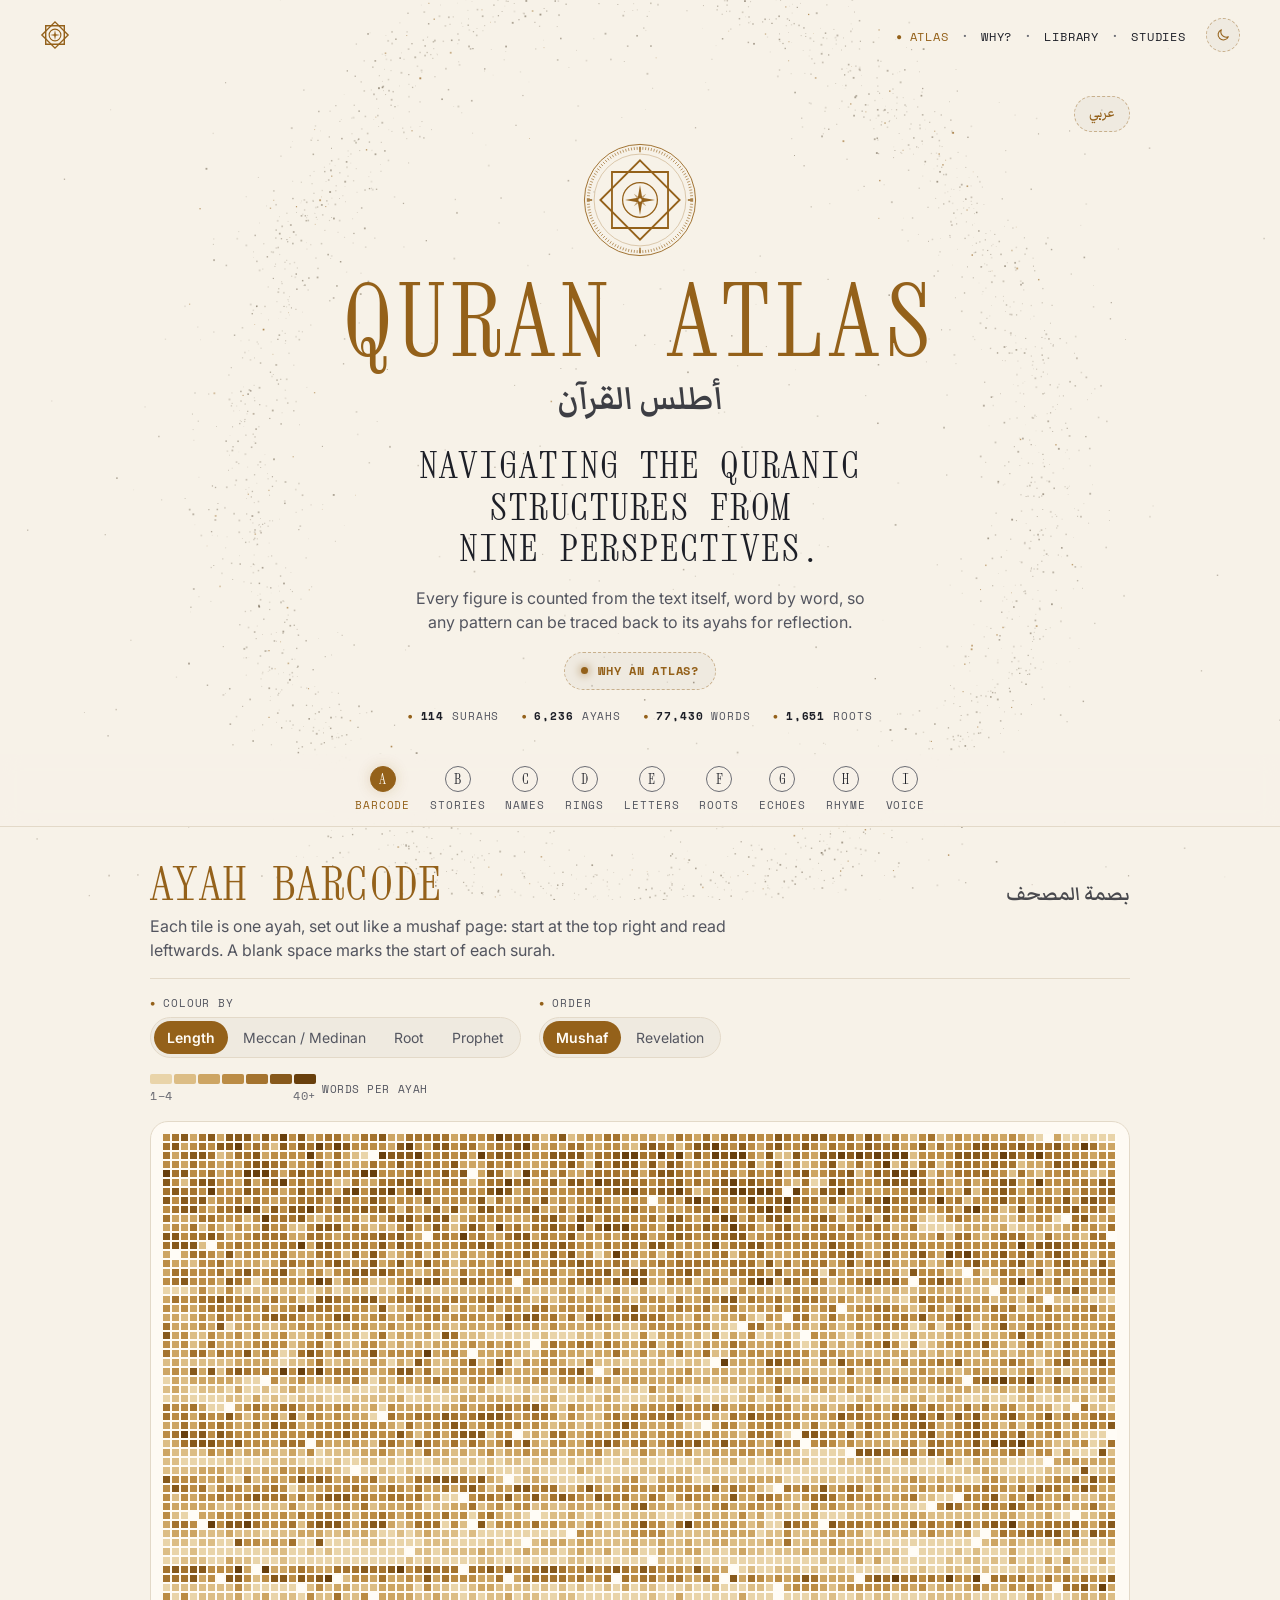
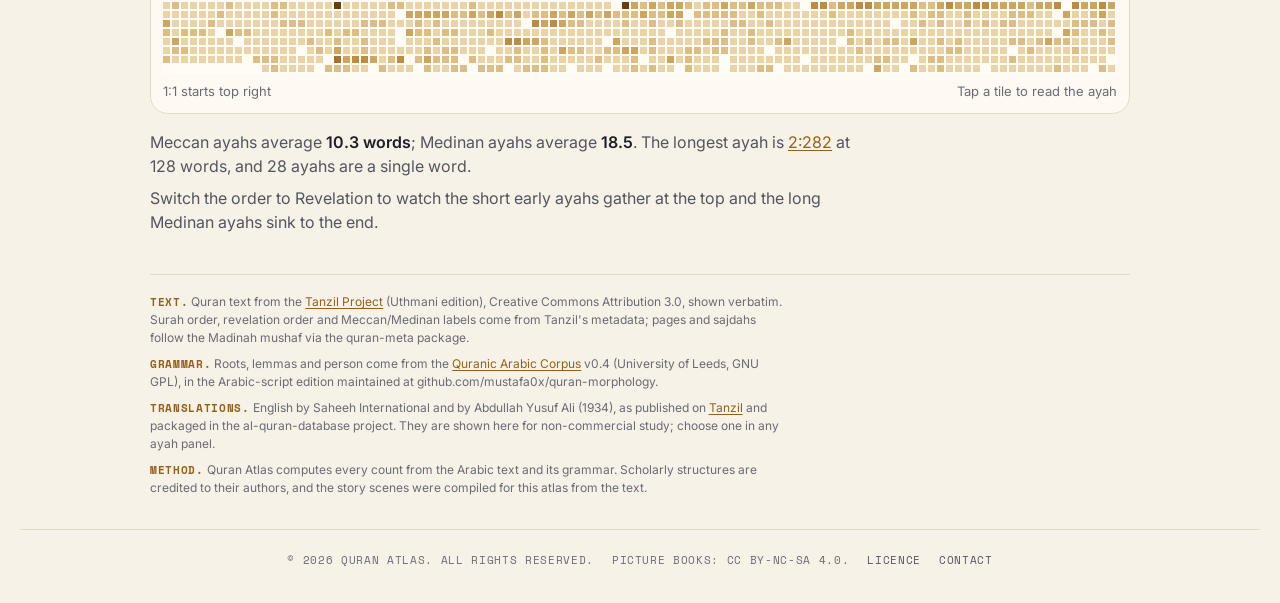
<file: index.html>
<!doctype html>
<html lang="en">
<head>
<meta charset="utf-8">
<meta name="viewport" content="width=device-width,initial-scale=1,viewport-fit=cover">
<script>try{var t=localStorage.getItem('qa:theme');if(t==='light'||t==='dark')document.documentElement.dataset.theme=t}catch(e){}</script>
<meta name="theme-color" content="#f7f2e8" media="(prefers-color-scheme: light)">
<meta name="theme-color" content="#12141b" media="(prefers-color-scheme: dark)">
<link rel="icon" href="/favicon.ico" sizes="32x32">
<link rel="icon" href="/assets/icons/favicon.svg" type="image/svg+xml">
<link rel="apple-touch-icon" href="/assets/icons/apple-touch-icon.png">
<link rel="manifest" href="/site.webmanifest">
<style>
body{margin:0}img{max-width:100%}[hidden]:not([hidden=until-found i]){display:none!important}
</style>
<title>Quran Atlas</title>
<meta name="description" content="Nine computed views of the Quran: ayah barcode, stories, ring structure, opening letters, roots, echoes, rhyme, voice and name endings, with translation.">
<link rel="preconnect" href="https://fonts.googleapis.com">
<link rel="preconnect" href="https://fonts.gstatic.com" crossorigin>
<link rel="stylesheet" href="https://fonts.googleapis.com/css2?family=Xanh+Mono&family=Space+Mono:wght@400;700&family=Inter:wght@400;500;600&family=Amiri+Quran&family=Markazi+Text:wght@400;500;600;700&display=swap">
<link rel="stylesheet" href="https://api.fontshare.com/v2/css?f[]=general-sans@400,500,600&display=swap">
<style>
/* Layout: one column under an open masthead. Each view opens with a bilingual header
   (English left, Arabic right), then controls, the figure at full column width, and short
   computed notes. Ayahs open in a sheet that rises from the bottom. Colours come from the
   --qa-* tokens in assets/site.css (warm paper by day, blue-black and gold by night). Type: Xanh
   Mono and Space Mono for display and labels, General Sans for reading, Markazi Text for Arabic
   headings, Amiri Quran for the text itself. */
:root {
  --paper: var(--qa-bg); --leaf: var(--qa-surface); --ink: var(--qa-ink); --ink-2: var(--qa-ink2); --ink-3: var(--qa-ink3);
  --rule: var(--qa-line); --gold: var(--qa-accent); --gold-soft: var(--qa-seq-5); --lapis: var(--qa-accent); --tile-off: var(--qa-tile-off);
  --seq-0: var(--qa-seq-0); --seq-1: var(--qa-seq-1); --seq-2: var(--qa-seq-2); --seq-3: var(--qa-seq-3); --seq-4: var(--qa-seq-4); --seq-5: var(--qa-seq-5); --seq-6: var(--qa-seq-6); --seq-7: var(--qa-seq-7);
  --c1: var(--qa-c1); --c2: var(--qa-c2); --c3: var(--qa-c3); --c4: var(--qa-c4); --c5: var(--qa-c5); --c6: var(--qa-c6); --c7: var(--qa-c7); --c8: var(--qa-c8);
  --mec: var(--qa-mec); --med: var(--qa-med);
  --scrim: var(--qa-scrim); --lift: var(--qa-lift); --chip: var(--qa-chip);
  --f-display: "Xanh Mono", "Markazi Text", "Noto Naskh Arabic", ui-monospace, monospace;
  --f-ui: "General Sans", "Inter", "Markazi Text", system-ui, -apple-system, "Segoe UI", sans-serif;
  --f-mono: "Space Mono", ui-monospace, Menlo, monospace;
  --f-ar: "Markazi Text", "Noto Naskh Arabic", "Geeza Pro", Tahoma, serif;
  --f-quran: "Amiri Quran", "Amiri", "Scheherazade New", "Noto Naskh Arabic", "Geeza Pro", serif;
  --s-1: .875rem; --s0: 1rem; --s1: 1.125rem; --s2: 1.5rem; --s3: 2.125rem; --s4: 3.5rem;
  --col: 980px;
}

* { box-sizing: border-box; }
html { -webkit-text-size-adjust: 100%; }
body {
  background: var(--paper); color: var(--ink);
  font-family: var(--f-ui); font-size: var(--s0); line-height: 1.5; font-variant-numeric: lining-nums;
  padding-left: max(16px, env(safe-area-inset-left, 0px));
  padding-right: max(16px, env(safe-area-inset-right, 0px));
}
body::before { content: ""; position: fixed; inset: 0 0 auto; height: env(safe-area-inset-top, 0px); z-index: 10; background: var(--paper); }
body { background: transparent; }
.wrap { max-width: var(--col); margin: 0 auto; }
a { color: var(--lapis); text-underline-offset: 2px; }
button, select, input { font: inherit; color: inherit; }
:focus-visible { outline: 2px solid var(--gold); outline-offset: 2px; }
[lang="ar"] { font-family: var(--f-ar); }
.num { font-variant-numeric: lining-nums tabular-nums; }

/* masthead: a double gold rule frames the top, as on a mushaf page */
.masthead { margin-top: 8px; padding-block: 44px 26px; display: grid; gap: 14px; }
.mast-top { display: flex; align-items: center; justify-content: space-between; gap: 6px 16px; flex-wrap: wrap; }
.mast-name { display: flex; align-items: center; gap: 12px; min-width: 0; }
.mast-mark { width: 38px; height: 38px; color: var(--gold); flex: none; }
.mast-title { font-family: var(--f-display); font-weight: 700; font-size: var(--s4); line-height: .95; letter-spacing: -.035em; margin: 0; }
.mast-ar { font-family: var(--f-ar); font-weight: 600; color: var(--gold); font-size: calc(var(--s4) * .78); line-height: 1.3; }
.mast-lede { margin: 0; color: var(--ink); max-width: 24ch; font-family: var(--f-display); font-weight: 600; font-size: clamp(1.6rem, 4.4vw, 2.5rem); line-height: 1.1; letter-spacing: -.025em; text-wrap: balance; }
.mast-sub { margin: 0; color: var(--ink-2); max-width: 58ch; font-size: var(--s1); line-height: 1.5; }
.pbuh { font-family: var(--f-ar); font-size: .62em; font-weight: 500; color: var(--gold); vertical-align: super; line-height: 0; margin-inline-start: .3em; white-space: nowrap; }
.pbuh-note { grid-column: 1 / -1; margin: 2px 0 0; display: flex; gap: 8px; align-items: baseline; color: var(--ink-3); font-size: var(--s-1); }
.pbuh-note [lang="ar"] { color: var(--gold); font-size: 1.05rem; }
html[dir="rtl"] .pbuh-note > span:first-child { display: none; }
.st-name { margin: 6px 0 -4px; font-family: var(--f-display); font-weight: 600; font-size: var(--s2); letter-spacing: -.02em; }
.mast-studies { display: flex; align-items: center; gap: 10px 12px; text-decoration: none; color: var(--ink); border: 1px solid var(--rule); border-inline-start: 3px solid var(--gold); border-radius: 10px; padding: 10px 14px; background: var(--leaf, transparent); max-width: 60ch; }
.mast-studies:hover { border-color: var(--gold); }
.mast-studies .ms-k { font-family: var(--f-display); font-weight: 600; font-size: var(--s1); color: var(--gold); flex: none; }
.mast-studies .ms-t { font-size: var(--s-1); color: var(--ink-2); line-height: 1.35; min-width: 0; }
.mast-studies .ms-a { margin-inline-start: auto; color: var(--gold); flex: none; }
html[dir="rtl"] .mast-studies .ms-a { transform: scaleX(-1); }
.mast-guide { justify-self: start; font-size: var(--s-1); font-weight: 600; color: var(--ink); background: var(--chip); border: 1px solid var(--rule); border-radius: 999px; padding: 7px 14px; text-decoration: none; }
.mast-guide:hover { border-color: var(--ink-3); }
.facts { display: flex; flex-wrap: wrap; gap: 4px 16px; margin: 0; padding: 0; list-style: none; color: var(--ink-3); font-size: var(--s-1); }
.facts b { color: var(--ink); font-weight: 600; font-variant-numeric: lining-nums tabular-nums; }

/* tabs */
.tabs { position: sticky; top: env(safe-area-inset-top, 0px); z-index: 5; background: var(--paper);
  margin-inline: calc(-1 * max(16px, env(safe-area-inset-left, 0px))); padding-inline: max(16px, env(safe-area-inset-left, 0px));
  border-bottom: 1px solid var(--rule); }
.tabs-inner { max-width: var(--col); margin: 0 auto; display: flex; gap: 2px; overflow-x: auto; scrollbar-width: none; scroll-snap-type: x proximity; }
.tabs-inner::-webkit-scrollbar { display: none; }
.tab { flex: none; scroll-snap-align: start; background: none; border: 0; cursor: pointer; padding: 13px 11px 11px; color: var(--ink-2);
  font-size: 1rem; font-weight: 500; border-bottom: 3px solid transparent; white-space: nowrap; display: flex; align-items: baseline; gap: 6px; }
.tab:hover { color: var(--ink); }
.tab[aria-selected="true"] { color: var(--ink); border-bottom-color: var(--ink); font-weight: 600; }
.tab .soon { font-size: .6875rem; color: var(--ink-3); font-weight: 400; }

/* views */
main { padding-block: 22px 40px; }
.view { display: grid; gap: 16px; }
.vhead { display: grid; grid-template-columns: minmax(0, 1fr) auto; column-gap: 16px; row-gap: 4px; align-items: baseline;
  border-bottom: 1px solid var(--rule); padding-block: 4px 14px; }
.vtitle { font-family: var(--f-display); font-weight: 600; font-size: var(--s3); line-height: 1.05; margin: 0; text-wrap: balance; min-width: 0; }
.vdesc { grid-column: 1 / -1; margin: 0; color: var(--ink-2); max-width: 64ch; }
.vtitle-ar { font-family: var(--f-display); font-weight: 600; font-size: var(--s2); color: var(--gold); line-height: 1.3; text-align: end; }

.controls { display: flex; flex-wrap: wrap; gap: 12px 18px; align-items: flex-end; }
.ctl { display: grid; gap: 5px; min-width: 0; }
.ctl-label, .ctl > label { font-size: .8125rem; letter-spacing: .07em; text-transform: uppercase; color: var(--ink-3); font-weight: 500; }
.seg { display: inline-flex; flex-wrap: wrap; background: var(--chip); border-radius: 8px; padding: 3px; gap: 2px; }
.seg input { position: absolute; opacity: 0; pointer-events: none; }
.seg label { padding: 6px 11px; border-radius: 6px; cursor: pointer; font-size: var(--s-1); color: var(--ink-2); white-space: nowrap; }
.seg input:checked + label { background: var(--leaf); color: var(--ink); box-shadow: 0 1px 2px rgba(0,0,0,.12); font-weight: 500; }
.seg input:focus-visible + label { outline: 2px solid var(--gold); outline-offset: 1px; }
select { background: var(--leaf); border: 1px solid var(--rule); border-radius: 8px; padding: 7px 30px 7px 10px; font-size: var(--s-1); max-width: 100%;
  appearance: none; background-image: linear-gradient(45deg, transparent 50%, var(--ink-3) 50%), linear-gradient(135deg, var(--ink-3) 50%, transparent 50%);
  background-position: calc(100% - 15px) 52%, calc(100% - 10px) 52%; background-size: 5px 5px; background-repeat: no-repeat; }

.legend { display: flex; flex-wrap: wrap; gap: 6px 14px; align-items: center; font-size: var(--s-1); color: var(--ink-2); min-height: 22px; }
.legend .key { display: inline-flex; align-items: center; gap: 6px; }
.legend .sw { width: 12px; height: 12px; border-radius: 3px; flex: none; }
.legend .ramp { display: inline-flex; gap: 2px; align-items: center; }
.legend .ramp .sw { width: 22px; height: 10px; border-radius: 2px; }
.legend .ends { display: flex; justify-content: space-between; font-size: .75rem; color: var(--ink-3); }

.viz { position: relative; background: var(--leaf); border-radius: 10px; padding: 12px; }
.viz canvas { display: block; touch-action: manipulation; }
.viz canvas:focus-visible { outline: 2px solid var(--gold); outline-offset: 4px; border-radius: 2px; }
.viz-cap { display: flex; flex-wrap: wrap; justify-content: space-between; gap: 2px 10px; font-size: .8125rem; color: var(--ink-3); margin-top: 8px; }
.tip { position: absolute; z-index: 3; pointer-events: none; background: var(--ink); color: var(--paper); border-radius: 7px; padding: 6px 9px;
  font-size: var(--s-1); line-height: 1.35; box-shadow: 0 4px 14px rgba(0,0,0,.25); max-width: 240px; }
.tip b { font-weight: 600; font-variant-numeric: lining-nums tabular-nums; }
.tip .t2 { opacity: .8; }

.notes { display: grid; gap: 8px; color: var(--ink-2); max-width: 70ch; }
.notes p { margin: 0; }
.notes b { color: var(--ink); font-weight: 600; }
.notes .ar { font-family: var(--f-ar); color: var(--ink); }
.more { font-size: var(--s-1); }
.linkbtn { background: none; border: 0; padding: 0; color: var(--lapis); cursor: pointer; text-decoration: underline; text-underline-offset: 2px; font-size: inherit; }

.soon-card { background: var(--leaf); border-radius: 10px; padding: 18px; display: grid; gap: 8px; max-width: 70ch; }
.soon-card h3 { margin: 0; font-size: var(--s1); font-weight: 600; }
.soon-card p { margin: 0; color: var(--ink-2); }
.pill { display: inline-block; font-size: .6875rem; letter-spacing: .06em; text-transform: uppercase; color: var(--gold); border: 1px solid currentColor; border-radius: 999px; padding: 1px 8px; width: max-content; }

.sub { font-family: var(--f-display); font-weight: 600; font-size: var(--s2); line-height: 1.15; margin: 14px 0 -4px; text-wrap: balance; }
.subnote { margin: 0; color: var(--ink-2); max-width: 66ch; }
.dim { color: var(--ink-3); }
.ladder { list-style: none; margin: 0; padding: 0; display: grid; gap: 10px; }
.ladder li { display: grid; grid-template-columns: 12px minmax(0, 1fr); gap: 10px; align-items: start; padding-inline-start: calc(var(--lvl, 0) * 16px); }
.ladder .sw { width: 12px; height: 12px; border-radius: 3px; margin-top: 5px; }
.ladder .lad-top { font-variant-numeric: lining-nums tabular-nums; }
.ladder .lad-top .linkbtn { font-weight: 500; }
.chips { display: flex; flex-wrap: wrap; gap: 6px; }
.chipbtn { background: var(--chip); border: 1px solid transparent; border-radius: 999px; padding: 5px 11px; font-size: var(--s-1); cursor: pointer; color: var(--ink-2); }
.chipbtn[aria-pressed="true"] { border-color: var(--gold); color: var(--ink); }
.tchips { display: flex; flex-wrap: wrap; gap: 6px; margin: .5rem 0; }
#st-notes h3.th { font-size: var(--s1, 1.05rem); margin: 1.2rem 0 .3rem; }
.vocab-wrap { display: flex; flex-wrap: wrap; gap: 16px 24px; align-items: flex-start; }
.vocab-wrap > .viz { flex: none; }
.vocab-wrap > .notes { flex: 1 1 260px; min-width: 0; }
.pairbox { background: var(--leaf); border-radius: 10px; padding: 12px 14px; display: grid; gap: 8px; min-height: 48px; }
.pairbox .pb-head { font-variant-numeric: lining-nums tabular-nums; }
.pairbox .pb-head b { font-weight: 600; }
.rootchips { display: flex; flex-wrap: wrap; gap: 6px; }
.rootchip { display: inline-flex; gap: 6px; align-items: baseline; background: var(--chip); border-radius: 999px; padding: 3px 10px; font-size: var(--s-1); border: 0; cursor: pointer; color: var(--ink); }
.rootchip .ar { font-family: var(--f-ar); color: var(--gold); }
.btnrow { display: flex; flex-wrap: wrap; gap: 8px; }
svg text { font-family: var(--f-ui); }

.lt-grid { display: grid; grid-template-columns: repeat(10, minmax(0, 1fr)); gap: 4px; }
.lt-cell { aspect-ratio: 1 / 1.12; border: 0; border-radius: 6px; background: transparent; color: var(--ink-3); font-size: .6875rem; font-variant-numeric: lining-nums tabular-nums;
  display: grid; place-items: center; padding: 0; cursor: pointer; position: relative; line-height: 1; }
.lt-cell:hover { background: var(--chip); }
.lt-cell.on { background: color-mix(in oklab, var(--fam) 20%, var(--leaf)); color: var(--ink); box-shadow: inset 0 -3px 0 var(--fam); }
.lt-cell.on { display: flex; flex-direction: column; align-items: center; justify-content: center; gap: 1px; }
.lt-cell .n { font-size: .5625rem; color: var(--ink-2); line-height: 1; }
.lt-cell .l { font-family: var(--f-quran); font-size: clamp(.9rem, 4vw, 1.3rem); line-height: 1.05; color: var(--ink); white-space: nowrap; }
.lt-cell.long .l { font-size: clamp(.62rem, 2.7vw, .95rem); }
.fams { display: grid; gap: 10px; }
.fam { display: grid; grid-template-columns: 12px minmax(0, 1fr); gap: 10px; align-items: start; }
.fam .sw { width: 12px; height: 12px; border-radius: 3px; margin-top: 6px; }
.fam-rows { display: grid; gap: 4px; }
.fam-row { display: flex; flex-wrap: wrap; align-items: baseline; gap: 4px 10px; }
.fam-row .ar { font-family: var(--f-quran); font-size: 1.25rem; color: var(--gold); line-height: 1.5; }
.fam-row .nm { font-weight: 500; }
.follow { list-style: none; margin: 0; padding: 0; display: grid; gap: 2px; }
.follow li button { width: 100%; text-align: start; background: none; border: 0; border-bottom: 1px solid var(--rule); padding: 8px 2px; cursor: pointer;
  display: grid; grid-template-columns: minmax(0, 1fr) auto; gap: 2px 10px; align-items: center; color: inherit; }
.follow .who { font-size: var(--s-1); color: var(--ink-2); font-variant-numeric: lining-nums tabular-nums; }
.follow .who b { color: var(--ink); font-weight: 600; }
.follow .flag { font-size: .75rem; border-radius: 999px; padding: 1px 8px; background: var(--chip); color: var(--ink-3); white-space: nowrap; }
.follow .flag.yes { color: var(--gold); box-shadow: inset 0 0 0 1px var(--gold); background: none; }
.follow .ar { grid-column: 1 / -1; font-family: var(--f-quran); font-size: 1.3rem; line-height: 1.9; direction: rtl; text-align: right; }
.follow .ar .lt { color: var(--ink-3); }
.follow .ar mark { background: none; color: var(--gold); font-weight: 700; }
.strip { display: block; overflow: visible; }
.strip .lab { font-family: var(--f-quran); font-size: 20px; }
details.tbl { font-size: var(--s-1); }
details.tbl summary { cursor: pointer; color: var(--lapis); }
.tbl-wrap { overflow-x: auto; margin-top: 8px; }
.tbl-wrap table { border-collapse: collapse; font-variant-numeric: lining-nums tabular-nums; min-width: 100%; }
.tbl-wrap th, .tbl-wrap td { text-align: start; padding: 4px 0; padding-inline-end: 10px; border-bottom: 1px solid var(--rule); white-space: nowrap; }
.tbl-wrap th { font-weight: 500; color: var(--ink-3); font-size: .75rem; text-transform: uppercase; letter-spacing: .05em; }
.tbl-wrap td.ar { font-family: var(--f-quran); font-size: 1.1rem; }


.rt-search { position: relative; display: grid; gap: 5px; max-width: 520px; }
.rt-search input { background: var(--leaf); border: 1px solid var(--rule); border-radius: 10px; padding: 11px 12px; font-size: 1rem; width: 100%; }
.rt-search input:focus-visible { outline: 2px solid var(--gold); outline-offset: 1px; }
.rt-sugg { position: absolute; top: 100%; left: 0; right: 0; z-index: 6; margin-top: 4px; background: var(--leaf); border: 1px solid var(--rule); border-radius: 10px;
  box-shadow: 0 8px 24px rgba(0,0,0,.14); overflow: hidden; max-height: 340px; overflow-y: auto; }
.rt-sugg button { display: grid; grid-template-columns: 3.4rem minmax(0, 1fr) auto; gap: 10px; align-items: baseline; width: 100%; text-align: start; background: none; border: 0;
  border-bottom: 1px solid var(--rule); padding: 9px 12px; cursor: pointer; color: var(--ink); }
.rt-sugg button:hover, .rt-sugg button[aria-selected="true"] { background: var(--chip); }
.rt-sugg .ar { font-family: var(--f-ar); font-size: 1.15rem; color: var(--gold); direction: rtl; text-align: right; }
.rt-sugg .n { color: var(--ink-3); font-size: .75rem; font-variant-numeric: lining-nums tabular-nums; }
.rt-card { background: var(--leaf); border-radius: 12px; padding: 16px; display: grid; grid-template-columns: auto minmax(0, 1fr); gap: 4px 18px; align-items: center; }
.rt-card .big { font-family: var(--f-display); font-size: 3rem; line-height: 1; color: var(--gold); grid-row: span 3; direction: rtl; letter-spacing: .08em; }
.rt-card .lat { font-size: var(--s1); font-weight: 600; }
.rt-card .gl { color: var(--ink-2); }
.rt-card .stats { display: flex; flex-wrap: wrap; gap: 4px 14px; font-size: var(--s-1); color: var(--ink-3); }
.rt-card .stats b { color: var(--ink); font-weight: 600; font-variant-numeric: lining-nums tabular-nums; }
.rt-card .facts { grid-column: 1 / -1; margin: 8px 0 0; color: var(--ink-2); display: grid; gap: 6px; }
.formlist { display: grid; gap: 6px; max-width: 640px; }
.form { display: grid; grid-template-columns: minmax(5.5rem, auto) 3.6rem minmax(0, 1fr) 2.6rem; gap: 10px; align-items: center; }
.form .ar { font-family: var(--f-quran); font-size: 1.2rem; line-height: 1.35; direction: rtl; text-align: right; }
.form .pos { font-size: .6875rem; text-transform: uppercase; letter-spacing: .06em; color: var(--ink-3); }
.form .bar { height: 10px; border-radius: 0 4px 4px 0; background: var(--gold-soft); min-width: 2px; }
.form .n { font-variant-numeric: lining-nums tabular-nums; color: var(--ink-2); font-size: var(--s-1); text-align: right; }
.vlist { display: grid; gap: 8px; }
.vlist .vs { display: grid; grid-template-columns: 9.5rem minmax(0, 1fr); gap: 4px 10px; align-items: baseline; border-bottom: 1px solid var(--rule); padding-bottom: 6px; }
.vlist .vs .who { font-size: var(--s-1); color: var(--ink-2); }
.vlist .vs .refs { display: flex; flex-wrap: wrap; gap: 2px 8px; font-variant-numeric: lining-nums tabular-nums; }
@media (max-width: 520px) { .vlist .vs { grid-template-columns: 1fr; } .rt-card .big { font-size: 2.4rem; } }

.phr { list-style: none; margin: 0; padding: 0; display: grid; gap: 2px; }
.phr li > button { width: 100%; background: none; border: 0; border-bottom: 1px solid var(--rule); padding: 8px 2px; cursor: pointer; color: inherit;
  display: grid; grid-template-columns: minmax(0, 1fr) auto; gap: 2px 12px; align-items: center; text-align: start; }
.phr li > button[aria-pressed="true"] { background: var(--chip); }
.phr .ar { font-family: var(--f-quran); font-size: 1.25rem; line-height: 1.8; direction: rtl; text-align: right; grid-column: 1 / -1; }
.phr .meta { font-size: var(--s-1); color: var(--ink-3); font-variant-numeric: lining-nums tabular-nums; }
.phr .meta b { color: var(--ink); font-weight: 600; }
.pairs { display: grid; gap: 10px; }
.pcard { background: var(--leaf); border-radius: 10px; padding: 10px 14px 12px; display: grid; gap: 4px; }
.pcard .ph { display: flex; flex-wrap: wrap; gap: 4px 12px; align-items: baseline; font-size: var(--s-1); color: var(--ink-3); font-variant-numeric: lining-nums tabular-nums; }
.pcard .ph b { color: var(--ink); font-weight: 600; }
.pcard .line { display: grid; grid-template-columns: 3.4rem minmax(0, 1fr); gap: 8px; align-items: baseline; }
.pcard .line .r { font-size: var(--s-1); font-variant-numeric: lining-nums tabular-nums; }
.pcard .ar { font-family: var(--f-quran); font-size: 1.28rem; line-height: 1.9; direction: rtl; text-align: right; }
.pcard mark { background: color-mix(in oklab, var(--gold-soft) 32%, transparent); color: inherit; border-radius: 4px; padding: 0 2px; box-shadow: inset 0 -2px 0 var(--gold); }
.pcard .gap { display: inline-block; min-width: 1.2em; border-bottom: 2px dotted var(--gold); margin: 0 2px; }
.pcard .refs { display: flex; flex-wrap: wrap; gap: 4px 10px; font-variant-numeric: lining-nums tabular-nums; }

.legend .chipkey { display: inline-flex; align-items: center; gap: 6px; background: none; border: 1px solid transparent; border-radius: 999px; padding: 2px 8px 2px 4px; cursor: pointer; color: var(--ink-2); font-size: var(--s-1); }
.legend .chipkey[aria-pressed="true"] { border-color: var(--ink-3); color: var(--ink); }
.legend .chipkey .sw { width: 12px; height: 12px; border-radius: 3px; }
.runs { list-style: none; margin: 0; padding: 0; display: grid; gap: 2px; }
.runs li { display: grid; grid-template-columns: 5.2rem 5.6rem minmax(0, 1fr); gap: 2px 10px; align-items: baseline; border-bottom: 1px solid var(--rule); padding: 6px 0; }
.runs .rg { font-variant-numeric: lining-nums tabular-nums; font-size: var(--s-1); }
.runs .rk { display: inline-flex; gap: 6px; align-items: center; font-size: var(--s-1); color: var(--ink-2); }
.runs .rk .sw { width: 10px; height: 10px; border-radius: 2px; }
.runs .ws { font-family: var(--f-quran); font-size: 1.15rem; direction: rtl; text-align: right; line-height: 1.7; color: var(--ink); }
@media (max-width: 520px) { .runs li { grid-template-columns: 5rem minmax(0, 1fr); } .runs .ws { grid-column: 1 / -1; } }

.vocs { display: grid; gap: 4px; }
.voc > button { width: 100%; background: none; border: 0; padding: 6px 0; cursor: pointer; color: inherit; text-align: start;
  display: grid; grid-template-columns: minmax(0, 1.3fr) minmax(0, 1fr) 2.6rem; gap: 2px 12px; align-items: center; border-bottom: 1px solid var(--rule); }
.voc .lab { display: grid; gap: 0; min-width: 0; }
.voc .lab .en { font-size: var(--s-1); color: var(--ink); }
.voc .lab .ar { font-family: var(--f-quran); font-size: 1.1rem; color: var(--gold); direction: rtl; text-align: left; line-height: 1.6; }
.voc .bars { display: flex; height: 12px; gap: 2px; }
.voc .bars span { height: 100%; border-radius: 2px; min-width: 2px; }
.voc .n { text-align: end; font-variant-numeric: lining-nums tabular-nums; font-weight: 600; font-size: var(--s-1); }
.voc .refs { grid-column: 1 / -1; display: flex; flex-wrap: wrap; gap: 3px 10px; padding: 6px 0 10px; font-variant-numeric: lining-nums tabular-nums; }
.voc.sep { margin-top: 12px; }

.nm-layout { display: grid; grid-template-columns: minmax(0, 1fr); gap: 18px; }
@media (min-width: 860px) { .nm-layout { grid-template-columns: minmax(0, 1fr) minmax(0, 1fr); align-items: start; } }
.pairlist { list-style: none; margin: 0; padding: 0; display: grid; gap: 2px; }
.pairlist li > button { width: 100%; background: none; border: 0; border-bottom: 1px solid var(--rule); padding: 7px 4px; cursor: pointer; color: inherit; text-align: start;
  display: grid; grid-template-columns: minmax(0, 1fr) 5.8rem 2.2rem; gap: 2px 10px; align-items: center; }
.pairlist li > button[aria-pressed="true"] { background: var(--chip); }
.pairlist .en { font-size: var(--s-1); }
.pairlist .en .tr { color: var(--ink-3); }
.pairlist .ar { font-family: var(--f-quran); font-size: 1.15rem; color: var(--gold); direction: rtl; text-align: left; line-height: 1.6; display: block; }
.pairlist .bar { height: 10px; border-radius: 0 3px 3px 0; background: var(--gold-soft); }
.pairlist .n { text-align: end; font-weight: 600; font-variant-numeric: lining-nums tabular-nums; font-size: var(--s-1); }

.check { display: inline-flex; gap: 8px; align-items: center; font-size: var(--s-1); color: var(--ink-2); cursor: pointer; padding-bottom: 6px; }
.check input { width: 16px; height: 16px; accent-color: var(--gold); }
.tbl-scroll { overflow-x: auto; background: var(--leaf); border-radius: 10px; }
table.grid { border-collapse: separate; border-spacing: 0; font-variant-numeric: lining-nums tabular-nums; }
table.grid th, table.grid td { padding: 0; text-align: center; }
table.grid thead th { font-size: .6875rem; font-weight: 600; color: var(--ink-2); height: 34px; min-width: 28px; vertical-align: bottom; padding-bottom: 6px; border-bottom: 3px solid var(--mec); }
table.grid thead th.med { border-bottom-color: var(--med); }
table.grid thead th.corner { text-align: start; padding-inline-start: 10px; color: var(--ink-3); font-weight: 500; border-bottom-color: transparent; }
table.grid .rl { position: sticky; inset-inline-start: 0; z-index: 1; background: var(--leaf); text-align: start; padding: 6px 10px; min-width: 9.5rem; max-width: 11rem; font-size: var(--s-1); font-weight: 500; line-height: 1.25; border-right: 1px solid var(--rule); }
table.grid .rl .sh { display: none; }
@media (max-width: 560px) { table.grid .rl { min-width: 6.6rem; max-width: 7.4rem; padding: 6px 8px; } table.grid .rl .lg { display: none; } table.grid .rl .sh { display: inline; } }
table.grid thead .corner { position: sticky; inset-inline-start: 0; z-index: 2; background: var(--leaf); border-inline-end: 1px solid var(--rule); }
table.grid tbody tr:nth-child(odd) td, table.grid tbody tr:nth-child(odd) .rl { background: color-mix(in oklab, var(--chip) 60%, var(--leaf)); }
table.grid td button { width: 28px; height: 30px; border: 0; background: none; padding: 0; cursor: pointer; display: grid; place-items: center; }
table.grid td button span { display: block; border-radius: 50%; background: var(--gold); }
table.grid td button[aria-pressed="true"] span { box-shadow: 0 0 0 2px var(--leaf), 0 0 0 4px var(--ink); }
table.grid tr.book .rl { color: var(--ink-2); font-style: italic; }

/* ayah sheet */
.scrim { position: fixed; inset: 0; background: var(--scrim); z-index: 20; }
.sheet { position: fixed; z-index: 21; left: 0; right: 0; bottom: 0; max-height: min(78vh, 760px); overflow-y: auto; overscroll-behavior: contain;
  background: var(--leaf); box-shadow: var(--lift); border-radius: 16px 16px 0 0;
  padding: 10px max(18px, env(safe-area-inset-right, 0px)) calc(18px + env(safe-area-inset-bottom, 0px)) max(18px, env(safe-area-inset-left, 0px)); }
.sheet-in { max-width: 760px; margin: 0 auto; display: grid; gap: 12px; }
.grip { width: 40px; height: 4px; border-radius: 2px; background: var(--rule); margin: 0 auto 2px; }
.sheet-head { display: flex; align-items: flex-start; gap: 12px; }
.sheet-head > div:first-child { flex: 1; min-width: 0; }
.sheet-ref { font-family: var(--f-display); font-weight: 600; font-size: var(--s3); line-height: 1; }
.sheet-name { color: var(--ink-2); font-size: var(--s-1); margin-top: 6px; }
.sheet-ar { font-family: var(--f-display); font-weight: 600; color: var(--gold); font-size: var(--s2); line-height: 1.3; }
.icon-btn { background: var(--chip); border: 0; border-radius: 999px; width: 36px; height: 36px; cursor: pointer; font-size: 20px; line-height: 1; color: var(--ink-2); flex: none; }
.sheet-meta { display: flex; flex-wrap: wrap; gap: 6px; }
.chip { font-size: .75rem; background: var(--chip); color: var(--ink-2); border-radius: 999px; padding: 3px 9px; }
.basmala { font-family: var(--f-quran); text-align: center; font-size: 1.35rem; color: var(--ink-2); line-height: 2; margin: 0; }
.vtext { font-family: var(--f-quran); font-size: 1.7rem; line-height: 2.25; margin: 0; text-align: right; word-spacing: .06em; }
.vtext .end { color: var(--gold); white-space: nowrap; }
.vtext .nw { white-space: nowrap; }
.vwords { display: flex; flex-wrap: wrap; gap: 10px 8px; direction: rtl; }
.vw { display: grid; justify-items: center; gap: 0; padding: 4px 6px 6px; border-radius: 8px; background: var(--chip); }
.vw .a { font-family: var(--f-quran); font-size: 1.45rem; line-height: 1.9; }
.vw .r { display: grid; justify-items: center; gap: 1px; background: none; border: 0; padding: 0 2px; cursor: pointer; color: var(--gold); }
.vw .r .rl { font-family: var(--f-ar); font-size: 1rem; text-decoration: underline; text-decoration-color: var(--rule); text-underline-offset: 3px; }
.vw .r .gl { font-family: var(--f-ui); font-size: .75rem; color: var(--ink-3); line-height: 1.2; max-width: 8em; text-align: center; }
.sheet-body { display: grid; gap: 10px; }
.vtrans { display: grid; gap: 4px; border-top: 1px solid var(--rule); padding-top: 10px; }
.vtrans p { margin: 0; font-size: 1.0625rem; line-height: 1.65; color: var(--ink); max-width: 68ch; }
.trby { font-size: .75rem; color: var(--ink-3); }
.pv { display: grid; gap: 2px; padding-block: 6px 10px; border-bottom: 1px solid var(--rule); }
.pv .vtext { font-size: 1.45rem; line-height: 2.1; }
.pv .tl { font-size: var(--s0); color: var(--ink); }
.tl { margin: 0; font-size: var(--s-1); line-height: 1.55; color: var(--ink-2); max-width: 70ch; }
.tl .pn { font-weight: 600; color: var(--gold); font-variant-numeric: lining-nums tabular-nums; margin-inline-end: 8px; }
.tl b { color: var(--ink); font-weight: 600; font-variant-numeric: lining-nums tabular-nums; }
.tr-pick { display: inline-flex; align-items: center; gap: 8px; }
.tr-pick select { padding-block: 6px; }
.follow .tl { grid-column: 1 / -1; text-align: start; }
.vw .r.none { color: var(--ink-3); cursor: default; font-family: var(--f-ar); font-size: .8125rem; }
.sheet-tools { display: flex; flex-wrap: wrap; gap: 10px 16px; align-items: center; font-size: var(--s-1); }
.btn { background: var(--chip); border: 0; border-radius: 8px; padding: 8px 12px; cursor: pointer; font-size: var(--s-1); color: var(--ink); }
.btn[aria-pressed="true"] { background: var(--ink); color: var(--paper); }
.sheet-nav { display: flex; justify-content: space-between; gap: 10px; border-top: 1px solid var(--rule); padding-top: 10px; }
.sheet-nav .btn { font-variant-numeric: lining-nums tabular-nums; }
.loading { color: var(--ink-3); font-size: var(--s-1); }

footer.credits { border-top: 1px solid var(--rule); padding-block: 18px 32px; color: var(--ink-3); font-size: .8125rem; display: grid; gap: 8px; }
footer.credits p { margin: 0; max-width: 80ch; }
footer.credits b { color: var(--ink-2); font-weight: 600; }
/* charts keep their own geometry; Arabic reading mode */
svg { direction: ltr; }
.lang-btn { background: var(--chip); border: 0; border-radius: 999px; padding: 5px 14px; cursor: pointer; font-family: var(--f-ar); font-size: 1.05rem; color: var(--ink); justify-self: end; }
html[lang="ar"] .lang-btn { font-family: var(--f-ui); font-size: var(--s-1); padding-block: 6px; }
html[lang="ar"] body { font-family: var(--f-ar); font-size: 1.1875rem; line-height: 1.75; }
html[lang="ar"] * { letter-spacing: 0 !important; }
html[lang="ar"] .mast-ar.en, html[lang="ar"] .vtitle-ar.en, html[lang="ar"] .sheet-ar.en { font-family: var(--f-display); }
html[lang="ar"] .gl, html[lang="ar"] .gloss { display: none !important; }
html[lang="ar"] .tab { font-size: 1.125rem; }

@media (max-width: 520px) {
  :root { --s3: 2rem; --s4: 2.75rem; --s2: 1.45rem; }
  .mast-mark { width: 32px; height: 32px; }
  .viz { padding: 8px; margin-inline: -6px; }
  .vtext { font-size: 1.55rem; }
}
@media (prefers-reduced-motion: reduce) { * { scroll-behavior: auto !important; } }

/* ---- byotone-inspired layer: typewriter capitals, mono labels, dashed pills ---- */
.masthead { padding-block: 64px 30px; gap: 18px; justify-items: center; text-align: center; }
.mast-top { flex-direction: column; justify-content: center; gap: 6px; }
.mast-name { flex-direction: column; gap: 14px; }
.mast-mark { width: clamp(84px, 12vw, 116px); height: auto; aspect-ratio: 1; color: var(--gold); }
.mast-title { font-family: var(--f-display); font-weight: 400; text-transform: uppercase; color: var(--gold); font-size: clamp(3rem, 9vw, 6.2rem); letter-spacing: .04em; line-height: .95; }
.mast-ar { font-size: clamp(1.8rem, 4.5vw, 2.6rem); color: var(--ink); opacity: .85; }
.mast-lede { font-family: var(--f-display); font-weight: 400; text-transform: uppercase; color: var(--ink); font-size: clamp(1.35rem, 3.4vw, 2.3rem); letter-spacing: .03em; line-height: 1.12; max-width: 30ch; margin-inline: auto; }
.mast-sub { color: var(--ink-2); max-width: 46ch; margin-inline: auto; font-size: var(--s0); }
.lang-btn, .mast-guide { font-family: var(--f-mono); font-size: .75rem; font-weight: 700; letter-spacing: .06em; text-transform: uppercase; color: var(--gold); background: var(--qa-chip-soft); border: 1px dashed var(--qa-accent-line); border-radius: 999px; padding: 9px 16px; text-decoration: none; }
.lang-btn { position: absolute; inset-inline-end: 0; top: 18px; font-family: var(--f-ar); font-size: 1rem; padding: 5px 14px; font-weight: 500; letter-spacing: 0; text-transform: none; }
html[lang="ar"] .lang-btn { font-family: var(--f-mono); font-size: .75rem; }
.masthead { position: relative; }
.mast-guide { justify-self: center; display: inline-flex; align-items: center; gap: 10px; }
.mast-guide::before { content: ""; width: 7px; height: 7px; border-radius: 50%; background: currentColor; box-shadow: 0 0 10px currentColor; }
.mast-guide:hover, .lang-btn:hover { background: var(--qa-accent-tint); border-color: var(--gold); }
.facts { justify-content: center; gap: 6px 22px; font-family: var(--f-mono); font-size: .6875rem; letter-spacing: .08em; text-transform: uppercase; color: var(--ink-2); }
.facts li::before { content: "● "; color: var(--gold); font-size: .55rem; vertical-align: 1px; }
.facts b { color: var(--ink); font-weight: 700; }

.tabs { background: var(--qa-glass); -webkit-backdrop-filter: blur(10px); backdrop-filter: blur(10px); border-bottom: 1px solid var(--rule); counter-reset: tab; }
.tabs-inner { justify-content: safe center; gap: 4px; }
.tab { font-family: var(--f-mono); font-size: .6875rem; letter-spacing: .08em; text-transform: uppercase; font-weight: 400; color: var(--ink-2); border-bottom: 0; padding: 12px 8px; display: flex; flex-direction: column; align-items: center; gap: 5px; counter-increment: tab; }
.tab::before { content: counter(tab, upper-alpha); display: grid; place-items: center; width: 24px; height: 24px; border: 1px solid var(--ink-3); border-radius: 50%; font-family: var(--f-display); font-size: .85rem; letter-spacing: 0; color: var(--ink); transition: background .15s, color .15s, border-color .15s; }
.tab:hover { color: var(--ink); }
.tab:hover::before { border-color: var(--gold); }
.tab[aria-selected="true"] { color: var(--gold); border-bottom: 0; font-weight: 400; }
.tab[aria-selected="true"]::before { background: var(--gold); border-color: var(--gold); color: var(--qa-on-accent); box-shadow: 0 0 14px var(--qa-glow); }
html[lang="ar"] .tab { font-family: var(--f-ui); font-size: .9rem; letter-spacing: 0; }

.vhead { border-bottom: 1px solid var(--rule); padding-block: 10px 16px; }
.vtitle { font-family: var(--f-display); font-weight: 400; text-transform: uppercase; color: var(--gold); font-size: clamp(2rem, 5vw, 2.9rem); letter-spacing: .03em; }
.vtitle-ar { color: var(--ink); opacity: .8; font-family: var(--f-ar); }
.sub, .st-name { font-family: var(--f-display); font-weight: 400; text-transform: uppercase; letter-spacing: .03em; color: var(--ink); }
html[lang="ar"] .vtitle, html[lang="ar"] .sub, html[lang="ar"] .st-name, html[lang="ar"] .mast-title, html[lang="ar"] .mast-lede { font-family: var(--f-ar); text-transform: none; letter-spacing: 0; }
.ctl-label, .ctl > label { font-family: var(--f-mono); font-size: .6875rem; letter-spacing: .08em; color: var(--ink-2); font-weight: 400; }
.ctl-label::before, .ctl > label::before { content: "● "; color: var(--gold); font-size: .55rem; vertical-align: 1px; }
.seg { background: var(--qa-chip-soft); border: 1px solid var(--rule); border-radius: 999px; padding: 3px; }
.seg label { border-radius: 999px; padding: 6px 13px; }
.seg input:checked + label { background: var(--gold); color: var(--qa-on-accent); box-shadow: none; font-weight: 600; }
select { background-color: var(--qa-field); border-color: var(--rule); border-radius: 999px; padding-inline: 14px 32px; color: var(--ink); }
.btn { font-family: var(--f-mono); font-size: .75rem; font-weight: 700; letter-spacing: .05em; color: var(--gold); background: var(--qa-chip-soft); border: 1px dashed var(--qa-accent-line); border-radius: 999px; padding: 8px 15px; }
.btn:hover { background: var(--qa-accent-tint); border-color: var(--gold); }
.viz, .pairbox, .soon-card { background: var(--qa-card); border: 1px solid var(--rule); border-radius: 18px; -webkit-backdrop-filter: blur(6px); backdrop-filter: blur(6px); }
.legend, .subnote, .notes .more, .dim { font-size: var(--s-1); }
.legend { font-family: var(--f-mono); font-size: .6875rem; letter-spacing: .05em; text-transform: uppercase; }
.pbuh-note { font-family: var(--f-mono); font-size: .6875rem; letter-spacing: .08em; text-transform: uppercase; }
.pbuh-note [lang="ar"] { font-family: var(--f-ar); text-transform: none; letter-spacing: 0; }
.tip { background: var(--ink); color: var(--paper); }
.sheet { background: var(--qa-sheet); border-top: 1px solid var(--rule); }
footer.credits { font-size: .75rem; }
footer.credits b { font-family: var(--f-mono); font-weight: 700; text-transform: uppercase; letter-spacing: .06em; color: var(--gold); font-size: .6875rem; }
table.grid th[scope="col"] { font-family: var(--f-mono); }

:is(h1, h2, h3, .ct, .vtitle, .sub, .mast-title)[lang="ar"], :is(h1, h2, h3) [lang="ar"] { font-family: var(--f-ar); text-transform: none; letter-spacing: 0; }
html[lang="ar"] :is(.mast-guide, .facts, .ctl-label, .ctl > label, .legend, .btn, .pbuh-note, footer.credits b) { font-family: var(--f-ui); letter-spacing: 0; text-transform: none; }
html[lang="ar"] .tab::before { content: counter(tab, arabic-indic); }
</style>
<link rel="stylesheet" href="assets/site.css">
<script src="assets/site.js" defer></script>
</head>
<body>
<nav class="qa-nav inset" aria-label="Site"><div class="qa-nav-in"><a class="qa-brand" href="./" aria-label="Quran Atlas, home"><svg class="qa-mark" viewBox="0 0 64 64" fill="none" stroke="currentColor" aria-hidden="true"><path d="M32.00 4.00L60.00 32.00L32.00 60.00L4.00 32.00Z" stroke-width="3.0"/><path d="M51.80 12.20L51.80 51.80L12.20 51.80L12.20 12.20Z" stroke-width="3.0"/><circle cx="32" cy="32" r="12.5" stroke-width="2.4"/><path d="M32.00 21.50L33.84 30.16L42.50 32.00L33.84 33.84L32.00 42.50L30.16 33.84L21.50 32.00L30.16 30.16Z" fill="currentColor" stroke="none"/></svg></a><ul class="qa-links"><li><a href="./" data-ar="الأطلس" aria-current="page">Atlas</a></li><li><a href="why/" data-ar="لماذا؟">Why?</a></li><li><a href="library/" data-ar="المكتبة">Library</a></li><li><a href="studies/" data-ar="الدراسات">Studies</a></li></ul><button class="qa-theme" type="button" aria-label="Switch to night mode"><svg class="i-moon" viewBox="0 0 24 24" fill="none" stroke="currentColor" stroke-width="1.6" stroke-linecap="round" stroke-linejoin="round" aria-hidden="true"><path d="M20 14.5A8 8 0 0 1 9.5 4a8 8 0 1 0 10.5 10.5Z"/></svg><svg class="i-sun" viewBox="0 0 24 24" fill="none" stroke="currentColor" stroke-width="1.6" stroke-linecap="round" aria-hidden="true"><circle cx="12" cy="12" r="4.2"/><path d="M12 2.5v2.2M12 19.3v2.2M2.5 12h2.2M19.3 12h2.2M5.3 5.3l1.6 1.6M17.1 17.1l1.6 1.6M5.3 18.7l1.6-1.6M17.1 6.9l1.6-1.6"/></svg></button></div></nav>

<div class="wrap">
  <header class="masthead">
    <button class="lang-btn" id="lang-btn" lang="ar" aria-label="اقرأ بالعربية">عربي</button>
    <div class="mast-top">
      <div class="mast-name">
        <svg class="mast-mark" viewBox="0 0 120 120" fill="none" stroke="currentColor" aria-hidden="true"><circle cx="60" cy="60" r="57.5" stroke-width=".9"/><g class="qa-dial"><path d="M60.00 8.00L60.00 5.00M62.86 8.08L63.03 5.08M65.72 8.32L66.05 5.33M68.56 8.71L69.05 5.75M71.37 9.26L72.03 6.33M74.15 9.96L74.97 7.08M76.88 10.82L77.86 7.98M79.57 11.82L80.70 9.04M82.19 12.97L83.47 10.26M84.75 14.27L86.18 11.63M87.23 15.70L88.80 13.14M89.63 17.27L91.34 14.80M91.94 18.96L93.78 16.60M94.15 20.79L96.12 18.52M96.26 22.73L98.35 20.58M98.26 24.78L100.46 22.75M100.14 26.94L102.46 25.04M101.90 29.20L104.32 27.43M103.53 31.56L106.04 29.92M105.03 34.00L107.63 32.50M106.40 36.52L109.07 35.17M107.62 39.11L110.37 37.91M108.70 41.77L111.51 40.71M109.63 44.48L112.49 43.58M110.41 47.23L113.32 46.50M111.04 50.03L113.98 49.46M111.51 52.86L114.48 52.45M111.82 55.71L114.81 55.46M111.98 58.57L114.98 58.48M111.98 61.43L114.98 61.52M111.82 64.29L114.81 64.54M111.51 67.14L114.48 67.55M111.04 69.97L113.98 70.54M110.41 72.77L113.32 73.50M109.63 75.52L112.49 76.42M108.70 78.23L111.51 79.29M107.62 80.89L110.37 82.09M106.40 83.48L109.07 84.83M105.03 86.00L107.63 87.50M103.53 88.44L106.04 90.08M101.90 90.80L104.32 92.57M100.14 93.06L102.46 94.96M98.26 95.22L100.46 97.25M96.26 97.27L98.35 99.42M94.15 99.21L96.12 101.48M91.94 101.04L93.78 103.40M89.63 102.73L91.34 105.20M87.23 104.30L88.80 106.86M84.75 105.73L86.18 108.37M82.19 107.03L83.47 109.74M79.57 108.18L80.70 110.96M76.88 109.18L77.86 112.02M74.15 110.04L74.97 112.92M71.37 110.74L72.03 113.67M68.56 111.29L69.05 114.25M65.72 111.68L66.05 114.67M62.86 111.92L63.03 114.92M60.00 112.00L60.00 115.00M57.14 111.92L56.97 114.92M54.28 111.68L53.95 114.67M51.44 111.29L50.95 114.25M48.63 110.74L47.97 113.67M45.85 110.04L45.03 112.92M43.12 109.18L42.14 112.02M40.43 108.18L39.30 110.96M37.81 107.03L36.53 109.74M35.25 105.73L33.82 108.37M32.77 104.30L31.20 106.86M30.37 102.73L28.66 105.20M28.06 101.04L26.22 103.40M25.85 99.21L23.88 101.48M23.74 97.27L21.65 99.42M21.74 95.22L19.54 97.25M19.86 93.06L17.54 94.96M18.10 90.80L15.68 92.57M16.47 88.44L13.96 90.08M14.97 86.00L12.37 87.50M13.60 83.48L10.93 84.83M12.38 80.89L9.63 82.09M11.30 78.23L8.49 79.29M10.37 75.52L7.51 76.42M9.59 72.77L6.68 73.50M8.96 69.97L6.02 70.54M8.49 67.14L5.52 67.55M8.18 64.29L5.19 64.54M8.02 61.43L5.02 61.52M8.02 58.57L5.02 58.48M8.18 55.71L5.19 55.46M8.49 52.86L5.52 52.45M8.96 50.03L6.02 49.46M9.59 47.23L6.68 46.50M10.37 44.48L7.51 43.58M11.30 41.77L8.49 40.71M12.38 39.11L9.63 37.91M13.60 36.52L10.93 35.17M14.97 34.00L12.37 32.50M16.47 31.56L13.96 29.92M18.10 29.20L15.68 27.43M19.86 26.94L17.54 25.04M21.74 24.78L19.54 22.75M23.74 22.73L21.65 20.58M25.85 20.79L23.88 18.52M28.06 18.96L26.22 16.60M30.37 17.27L28.66 14.80M32.77 15.70L31.20 13.14M35.25 14.27L33.82 11.63M37.81 12.97L36.53 10.26M40.43 11.82L39.30 9.04M43.12 10.82L42.14 7.98M45.85 9.96L45.03 7.08M48.63 9.26L47.97 6.33M51.44 8.71L50.95 5.75M54.28 8.32L53.95 5.33M57.14 8.08L56.97 5.08" stroke-width=".65"/><path d="M60.00 10.50L60.00 5.00M109.50 60.00L115.00 60.00M60.00 109.50L60.00 115.00M10.50 60.00L5.00 60.00" stroke-width="1.3"/></g><circle cx="60" cy="60" r="47.5" stroke-width=".6" stroke-opacity=".5"/><path d="M60.00 19.00L101.00 60.00L60.00 101.00L19.00 60.00Z" stroke-width="1.9"/><path d="M88.99 31.01L88.99 88.99L31.01 88.99L31.01 31.01Z" stroke-width="1.9"/><circle cx="60" cy="60" r="18" stroke-width="1.3"/><path d="M60.00 44.50L62.26 57.74L75.50 60.00L62.26 62.26L60.00 75.50L57.74 62.26L44.50 60.00L57.74 57.74Z" fill="currentColor" stroke="none"/><path d="M66.36 53.64L62.20 60.00L66.36 66.36L60.00 62.20L53.64 66.36L57.80 60.00L53.64 53.64L60.00 57.80Z" fill="currentColor" stroke="none" fill-opacity=".55"/><circle cx="60" cy="60" r="1.7" fill="var(--qa-bg)" stroke="none"/></svg>
        <h1 class="mast-title" id="mast-title">Quran Atlas</h1>
      </div>
      <div class="mast-ar" id="mast-ar" lang="ar" dir="rtl">أطلس القرآن</div>
    </div>
    <p class="mast-lede">Navigating the Quranic Structures from nine perspectives.</p>
    <p class="mast-sub">Every figure is counted from the text itself, word by word, so any pattern can be traced back to its ayahs for reflection.</p>
    <a class="mast-guide" href="why/">Why an atlas?</a>
    <ul class="facts" id="facts">
      <li><b>114</b> surahs</li><li><b>6,236</b> ayahs</li><li><b>77,430</b> words</li><li><b>1,651</b> roots</li>
    </ul>
  </header>
</div>

<nav class="tabs" aria-label="Views">
  <div class="tabs-inner" role="tablist" id="tablist"></div>
</nav>

<div class="wrap">
  <main id="main">
    <!-- Barcode -->
    <section class="view" id="v-barcode" role="tabpanel" aria-labelledby="t-barcode" hidden>
      <div class="vhead">
        <h2 class="vtitle">Ayah barcode</h2>
        <div class="vtitle-ar" lang="ar" dir="rtl">بصمة المصحف</div>
        <p class="vdesc">Each tile is one ayah, set out like a mushaf page: start at the top right and read leftwards. A blank space marks the start of each surah.</p>
      </div>
      <div class="controls">
        <div class="ctl">
          <span class="ctl-label" id="bc-mode-l">Colour by</span>
          <div class="seg" role="radiogroup" aria-labelledby="bc-mode-l">
            <input type="radio" name="bc-mode" id="bc-mode-len" value="len" checked><label for="bc-mode-len">Length</label>
            <input type="radio" name="bc-mode" id="bc-mode-mm" value="mm"><label for="bc-mode-mm">Meccan / Medinan</label>
            <input type="radio" name="bc-mode" id="bc-mode-root" value="root"><label for="bc-mode-root">Root</label>
            <input type="radio" name="bc-mode" id="bc-mode-pro" value="pro"><label for="bc-mode-pro">Prophet</label>
          </div>
        </div>
        <div class="ctl" id="bc-root-ctl" hidden>
          <label for="bc-root">Root</label>
          <select id="bc-root"><option>Loading roots…</option></select>
        </div>
        <div class="ctl" id="bc-pro-ctl" hidden>
          <label for="bc-pro">Prophet</label>
          <select id="bc-pro"></select>
        </div>
        <div class="ctl">
          <span class="ctl-label" id="bc-ord-l">Order</span>
          <div class="seg" role="radiogroup" aria-labelledby="bc-ord-l">
            <input type="radio" name="bc-ord" id="bc-ord-m" value="mushaf" checked><label for="bc-ord-m">Mushaf</label>
            <input type="radio" name="bc-ord" id="bc-ord-r" value="rev"><label for="bc-ord-r">Revelation</label>
          </div>
        </div>
      </div>
      <div class="legend" id="bc-legend" aria-live="polite"></div>
      <div class="viz" id="bc-viz">
        <canvas id="bc-canvas" tabindex="0" role="img" aria-label="Grid of all 6,236 ayahs. Use the arrow keys to move between ayahs and Enter to read one."></canvas>
        <div class="tip" id="bc-tip" hidden></div>
        <div class="viz-cap"><span id="bc-cap-a">1:1 starts top right</span><span id="bc-cap-b">Tap a tile to read the ayah</span></div>
      </div>
      <div class="notes" id="bc-notes" aria-live="polite"></div>
    </section>
    <!-- Rings -->
    <section class="view" id="v-rings" role="tabpanel" aria-labelledby="t-rings" hidden>
      <div class="vhead">
        <h2 class="vtitle">Ring structure</h2>
        <div class="vtitle-ar" lang="ar" dir="rtl">النظم الحلقي</div>
        <p class="vdesc">Some scholars read surahs as rings: sections that mirror each other around a centre, A B C … C′ B′ A′. Below is one such reading of Al-Baqarah, a vocabulary check of it, and an echo map you can run on any surah.</p>
      </div>

      <h3 class="sub">Al-Baqarah as a ring</h3>
      <p class="subnote">Raymond Farrin divides the surah's 286 ayahs into nine sections that pair up around a centre (<i>Surat al-Baqara: A Structural Analysis</i>, 2010; <i>Structure and Qur'anic Interpretation</i>, 2014). Arcs join each section to its mirror. Tap a section to read its first ayah.</p>
      <div class="viz" id="rg-ring"></div>
      <ol class="ladder" id="rg-ladder"></ol>

      <h3 class="sub">Does the vocabulary agree?</h3>
      <p class="subnote">Each square compares the roots used in two of Farrin's sections, weighting rare roots more than common ones. Outlined squares are the mirrored pairs. A ring built on themes need not show up in word counts, so this is a check, not a verdict.</p>
      <div class="vocab-wrap">
        <div class="viz" id="rg-vocab"></div>
        <div class="notes" id="rg-vocab-notes"><p class="loading">Counting roots…</p></div>
      </div>

      <h3 class="sub">Echo map for any surah</h3>
      <p class="subnote">Every ayah is compared with every other ayah in the surah by the roots they share. Bright squares off the diagonal are ayahs that echo each other; a refrain shows up as a lattice. Switch to Arcs to see the strongest echoes as arches over the surah.</p>
      <div class="controls">
        <div class="ctl">
          <label for="rg-surah">Surah</label>
          <select id="rg-surah"></select>
        </div>
        <div class="ctl">
          <span class="ctl-label" id="rg-mode-l">Show</span>
          <div class="seg" role="radiogroup" aria-labelledby="rg-mode-l">
            <input type="radio" name="rg-mode" id="rg-mode-map" value="map" checked><label for="rg-mode-map">Map</label>
            <input type="radio" name="rg-mode" id="rg-mode-arcs" value="arcs"><label for="rg-mode-arcs">Arcs</label>
          </div>
        </div>
      </div>
      <div class="chips" id="rg-chips" aria-label="Suggested surahs">
        <button class="chipbtn" data-s="2">2 Al-Baqarah</button>
        <button class="chipbtn" data-s="55">55 Ar-Rahman</button>
        <button class="chipbtn" data-s="26">26 Ash-Shuʿaraʾ</button>
        <button class="chipbtn" data-s="77">77 Al-Mursalat</button>
        <button class="chipbtn" data-s="12">12 Yusuf</button>
        <button class="chipbtn" data-s="37">37 As-Saffat</button>
      </div>
      <div class="viz" id="rg-map-wrap">
        <canvas id="rg-canvas" role="img" aria-label="Ayah-by-ayah similarity map for the selected surah"></canvas>
        <div id="rg-key"></div>
        <div class="tip" id="rg-tip" hidden></div>
        <div class="viz-cap"><span id="rg-cap-a"></span><span id="rg-cap-b">Tap to compare two ayahs</span></div>
      </div>
      <div class="pairbox" id="rg-pair" aria-live="polite"></div>
      <div class="notes" id="rg-notes"></div>
    </section>
    <!-- Letters -->
    <section class="view" id="v-letters" role="tabpanel" aria-labelledby="t-letters" hidden>
      <div class="vhead">
        <h2 class="vtitle">Opening letters</h2>
        <div class="vtitle-ar" lang="ar" dir="rtl">الحروف المقطعة</div>
        <p class="vdesc">Twenty-nine surahs open with letters recited one by one, such as Alif Lām Mīm. Their meaning is left open in the tradition, but where they fall, what follows them and how often their letters recur can all be counted.</p>
      </div>
      <div class="legend" id="lt-legend"></div>
      <div class="viz" id="lt-gridwrap">
        <div class="lt-grid" id="lt-grid" dir="rtl" role="list" aria-label="All 114 surahs, the 29 with opening letters highlighted"></div>
        <div class="viz-cap"><span>Surah 1 at top right, ten to a row</span><span>Tap a surah to read its opening</span></div>
      </div>
      <div class="notes" id="lt-notes"></div>

      <h3 class="sub">Families</h3>
      <div class="fams" id="lt-fams"></div>

      <h3 class="sub">What follows the letters</h3>
      <p class="subnote">The words right after the letters, with any word for the Book, the Quran, sending down or revelation marked in gold.</p>
      <div class="notes" id="lt-follow-notes"></div>
      <ol class="follow" id="lt-follow"></ol>
      <button class="btn" id="lt-follow-more" hidden>Show all 29</button>

      <h3 class="sub">Do the letters recur in their surahs?</h3>
      <p class="subnote">Each dot is one opening letter in one surah: how often that letter occurs in its own surah, compared with its rate across the whole Quran. Dots right of the line occur more often than usual. Gold dots are at least a quarter above the usual rate.</p>
      <div class="viz" id="lt-strip-wrap">
        <div id="lt-strip"></div>
        <div class="tip" id="lt-tip" hidden></div>
      </div>
      <div class="notes" id="lt-freq-notes"></div>
      <details class="tbl"><summary id="lt-table-sum">Table of all letter rates</summary><div class="tbl-wrap" id="lt-table"></div></details>
    </section>
    <!-- Roots -->
    <section class="view" id="v-roots" role="tabpanel" aria-labelledby="t-roots" hidden>
      <div class="vhead">
        <h2 class="vtitle">Root map</h2>
        <div class="vtitle-ar" lang="ar" dir="rtl">الجذور</div>
        <p class="vdesc">Most Arabic words grow from a root of three letters. Pick one of the Quran's 1,651 roots to see where it lives, the shapes it takes and the roots it keeps company with.</p>
      </div>
      <div class="rt-search">
        <label for="rt-q" class="ctl-label">Find a root</label>
        <input id="rt-q" type="search" autocomplete="off" spellcheck="false" placeholder="رحم, rhm or mercy" aria-controls="rt-sugg">
        <div class="rt-sugg" id="rt-sugg" role="listbox" hidden></div>
      </div>
      <div class="chips" id="rt-feat" aria-label="Featured roots"></div>
      <div class="rt-card" id="rt-card" aria-live="polite"></div>

      <h3 class="sub">Where it lives</h3>
      <div class="controls">
        <div class="ctl">
          <span class="ctl-label" id="rt-ord-l">Surahs in</span>
          <div class="seg" role="radiogroup" aria-labelledby="rt-ord-l">
            <input type="radio" name="rt-ord" id="rt-ord-m" value="mushaf" checked><label for="rt-ord-m">Mushaf order</label>
            <input type="radio" name="rt-ord" id="rt-ord-r" value="rev"><label for="rt-ord-r">Revelation order</label>
          </div>
        </div>
      </div>
      <div class="viz" id="rt-strip-wrap"><div id="rt-strip"></div><div class="tip" id="rt-tip" hidden></div></div>
      <div class="notes" id="rt-where"></div>

      <h3 class="sub">Word forms</h3>
      <div class="formlist" id="rt-forms"></div>

      <h3 class="sub">Travels with</h3>
      <p class="subnote">Roots that share ayahs with this one far more often than chance would predict. Thicker lines mean more shared ayahs. Tap a root to follow it.</p>
      <div class="viz" id="rt-net"></div>
      <div class="chips" id="rt-comp"></div>

      <h3 class="sub">Ayahs</h3>
      <div class="vlist" id="rt-verses"></div>
    </section>
    <!-- Echoes -->
    <section class="view" id="v-echoes" role="tabpanel" aria-labelledby="t-echoes" hidden>
      <div class="vhead">
        <h2 class="vtitle">Echoes</h2>
        <div class="vtitle-ar" lang="ar" dir="rtl">المتشابهات</div>
        <p class="vdesc">The Quran repeats itself on purpose: formulas, refrains and whole ayahs recur across surahs. Each arch below joins two places where the same phrase appears, from the opening of Al-Fatihah on the left to the end on the right.</p>
      </div>
      <div class="controls">
        <div class="ctl">
          <span class="ctl-label" id="ec-len-l">Phrases of</span>
          <div class="seg" role="radiogroup" aria-labelledby="ec-len-l">
            <input type="radio" name="ec-len" id="ec-len-3" value="3"><label for="ec-len-3">3+ words</label>
            <input type="radio" name="ec-len" id="ec-len-5" value="5" checked><label for="ec-len-5">5+ words</label>
            <input type="radio" name="ec-len" id="ec-len-8" value="8"><label for="ec-len-8">8+ words</label>
          </div>
        </div>
      </div>
      <div class="viz" id="ec-wrap">
        <canvas id="ec-canvas" role="img" aria-label="Arcs joining repeated phrases across the Quran"></canvas>
        <div class="tip" id="ec-tip" hidden></div>
        <div class="viz-cap"><span id="ec-cap"></span><span>Tap the line to see what repeats there</span></div>
      </div>
      <div class="pairbox" id="ec-sel" aria-live="polite"></div>

      <h3 class="sub">Most repeated phrases</h3>
      <ol class="phr" id="ec-list"></ol>

      <h3 class="sub">Confusable ayahs</h3>
      <p class="subnote">Pairs of ayahs that match almost word for word, the places memorisers learn to watch. The words that differ are marked in gold.</p>
      <div class="controls">
        <div class="ctl">
          <label for="ec-surah">Show pairs involving</label>
          <select id="ec-surah"></select>
        </div>
        <div class="ctl">
          <label for="ec-tr">Translation</label>
          <select id="ec-tr"></select>
        </div>
      </div>
      <div class="notes" id="ec-pair-notes"></div>
      <div class="pairs" id="ec-pairs"></div>
      <button class="btn" id="ec-more" hidden>Show more pairs</button>

      <h3 class="sub">Same ayah, different surahs</h3>
      <p class="subnote">Ayahs that recur word for word in more than one surah.</p>
      <div class="pairs" id="ec-ident"></div>
    </section>
    <!-- Rhyme -->
    <section class="view" id="v-rhyme" role="tabpanel" aria-labelledby="t-rhyme" hidden>
      <div class="vhead">
        <h2 class="vtitle">Rhyme</h2>
        <div class="vtitle-ar" lang="ar" dir="rtl">الفواصل</div>
        <p class="vdesc">Most ayahs end on a rhyme, read as you would pause on the last word. Each row below is one surah, stretched to the full width, with every ayah coloured by its end sound. Long single-colour rows are surahs that hold one rhyme throughout.</p>
      </div>
      <div class="legend" id="rh-legend" aria-label="Rhymes; tap one to highlight it"></div>
      <div class="viz" id="rh-wrap">
        <canvas id="rh-canvas" role="img" aria-label="End rhyme of every ayah, one row per surah"></canvas>
        <div class="tip" id="rh-tip" hidden></div>
        <div class="viz-cap"><span>Surah 1 at top, ayah 1 at the left of each row</span><span>Tap a row to open that surah below</span></div>
      </div>
      <div class="notes" id="rh-notes"></div>

      <h3 class="sub">Inside one surah</h3>
      <div class="controls">
        <div class="ctl"><label for="rh-surah">Surah</label><select id="rh-surah"></select></div>
      </div>
      <div class="chips" id="rh-chips">
        <button class="chipbtn" data-s="19">19 Maryam</button>
        <button class="chipbtn" data-s="55">55 Ar-Rahman</button>
        <button class="chipbtn" data-s="54">54 Al-Qamar</button>
        <button class="chipbtn" data-s="26">26 Ash-Shuʿaraʾ</button>
        <button class="chipbtn" data-s="18">18 Al-Kahf</button>
        <button class="chipbtn" data-s="36">36 Ya-Sin</button>
      </div>
      <div class="viz" id="rh-ribbon"></div>
      <div class="notes" id="rh-snotes"></div>
      <ol class="runs" id="rh-runs"></ol>

      <h3 class="sub">Refrains as a score</h3>
      <p class="subnote">Ayahs that return word for word inside a surah, drawn like notes on a stave. Each line spans the whole surah; each dot is one return of the refrain.</p>
      <div class="viz" id="rh-score"></div>
    </section>
    <!-- Voice -->
    <section class="view" id="v-voice" role="tabpanel" aria-labelledby="t-voice" hidden>
      <div class="vhead">
        <h2 class="vtitle">Voice</h2>
        <div class="vtitle-ar" lang="ar" dir="rtl">الالتفات</div>
        <p class="vdesc">Who is speaking, and to whom? Arabic marks person on every verb and pronoun, so each ayah can be read for its I and We, its You, and its He, She and They. The Quran turns between them often, a device the rhetoricians called iltifāt.</p>
      </div>

      <h3 class="sub">Who is addressed</h3>
      <p class="subnote">Every call that opens with yā (O…), grouped by who is called. Each bar splits into ayahs from Meccan and Medinan surahs.</p>
      <div class="legend"><span class="key"><span class="sw" style="background:var(--mec)"></span>Meccan surahs</span><span class="key"><span class="sw" style="background:var(--med)"></span>Medinan surahs</span></div>
      <div class="vocs" id="vo-vocs"></div>
      <div class="notes" id="vo-voc-notes"></div>

      <h3 class="sub">I, You and They, surah by surah</h3>
      <div class="legend" id="vo-legend"></div>
      <div class="controls">
        <div class="ctl">
          <span class="ctl-label" id="vo-ord-l">Order surahs</span>
          <div class="seg" role="radiogroup" aria-labelledby="vo-ord-l">
            <input type="radio" name="vo-ord" id="vo-ord-m" value="mushaf" checked><label for="vo-ord-m">Mushaf</label>
            <input type="radio" name="vo-ord" id="vo-ord-r" value="rev"><label for="vo-ord-r">Revelation</label>
            <input type="radio" name="vo-ord" id="vo-ord-y" value="you"><label for="vo-ord-y">Most "you"</label>
          </div>
        </div>
      </div>
      <div class="viz" id="vo-wrap">
        <canvas id="vo-canvas" role="img" aria-label="Share of first, second and third person markers in each surah"></canvas>
        <div class="tip" id="vo-tip" hidden></div>
        <div class="viz-cap"><span id="vo-cap">Surah 1 at top</span><span>Tap a row to read it ayah by ayah</span></div>
      </div>
      <div class="notes" id="vo-notes"></div>

      <h3 class="sub">Ayah by ayah</h3>
      <div class="controls">
        <div class="ctl"><label for="vo-surah">Surah</label><select id="vo-surah"></select></div>
      </div>
      <div class="chips" id="vo-chips">
        <button class="chipbtn" data-s="1">1 Al-Fatihah</button>
        <button class="chipbtn" data-s="93">93 Ad-Duha</button>
        <button class="chipbtn" data-s="12">12 Yusuf</button>
        <button class="chipbtn" data-s="72">72 Al-Jinn</button>
        <button class="chipbtn" data-s="36">36 Ya-Sin</button>
        <button class="chipbtn" data-s="49">49 Al-Hujurat</button>
      </div>
      <div class="viz" id="vo-stream"></div>
      <div class="notes" id="vo-snotes"></div>
    </section>
    <!-- Names -->
    <section class="view" id="v-names" role="tabpanel" aria-labelledby="t-names" hidden>
      <div class="vhead">
        <h2 class="vtitle">Name endings</h2>
        <div class="vtitle-ar" lang="ar" dir="rtl">خواتيم الآيات</div>
        <p class="vdesc">Hundreds of ayahs close on a pair of God's names, such as Forgiving and Merciful or Mighty and Wise. Which pairs occur, how the names join up, and what the ayahs before them are about can all be counted.</p>
      </div>
      <div class="nm-layout">
        <div>
          <h3 class="sub" style="margin-top:0">Pairs that close ayahs</h3>
          <ol class="pairlist" id="nm-pairs"></ol>
          <button class="btn" id="nm-more" hidden>Show all pairs</button>
        </div>
        <div>
          <h3 class="sub" style="margin-top:0">How the names pair up</h3>
          <p class="subnote">Each line joins two names that close an ayah together; thicker lines close more ayahs. Tap a name to light up its partners.</p>
          <div class="viz" id="nm-net"></div>
        </div>
      </div>
      <div class="pairbox" id="nm-detail" aria-live="polite"></div>

      <h3 class="sub">Common closing words</h3>
      <p class="subnote">The most frequent last words of ayahs, names or not. Tap one to list its ayahs.</p>
      <ol class="phr" id="nm-close"></ol>
    </section>
    <!-- Stories -->
    <section class="view" id="v-stories" role="tabpanel" aria-labelledby="t-stories" hidden>
      <div class="vhead">
        <h2 class="vtitle">Stories</h2>
        <div class="vtitle-ar" lang="ar" dir="rtl">القصص</div>
        <p class="vdesc">The Quran tells its stories in pieces, returning to the same prophets across many surahs and choosing different scenes each time. Below: where each prophet is named, then the story of every prophet broken into scenes, surah by surah.</p>
        <p class="pbuh-note"><span>Peace be upon them all</span> <span lang="ar" dir="rtl">عليهم السلام</span></p>
      </div>

      <h3 class="sub">Prophets across the surahs</h3>
      <div class="controls">
        <div class="ctl">
          <span class="ctl-label" id="st-ord-l">Order surahs</span>
          <div class="seg" role="radiogroup" aria-labelledby="st-ord-l">
            <input type="radio" name="st-ord" id="st-ord-m" value="mushaf" checked><label for="st-ord-m">Mushaf</label>
            <input type="radio" name="st-ord" id="st-ord-r" value="rev"><label for="st-ord-r">Revelation</label>
          </div>
        </div>
      </div>
      <div class="viz" id="st-dots-wrap"><div id="st-dots"></div><div class="tip" id="st-tip" hidden></div></div>
      <div class="notes" id="st-notes"></div>

      <h3 class="sub">Stories, scene by scene</h3>
      <p class="subnote">Each row is a scene, in approximate story order; each column is a surah that tells part of it. Larger dots mean more ayahs. Tap a dot, then read the whole passage with its translation.</p>
      <div class="controls">
        <div class="ctl">
          <label for="st-story">Prophet</label>
          <select id="st-story"></select>
        </div>
        <div class="ctl">
          <span class="ctl-label" id="st-cord-l">Columns in</span>
          <div class="seg" role="radiogroup" aria-labelledby="st-cord-l">
            <input type="radio" name="st-cord" id="st-cord-r" value="rev" checked><label for="st-cord-r">Revelation order</label>
            <input type="radio" name="st-cord" id="st-cord-m" value="mushaf"><label for="st-cord-m">Mushaf order</label>
          </div>
        </div>
        <label class="check" id="st-theme-l" for="st-theme"><input type="checkbox" id="st-theme"> <span id="st-theme-t">Include mentions of the Book given to Musa</span></label>
      </div>
      <div class="legend"><span class="key"><span class="sw" style="background:var(--mec)"></span>Meccan surah</span><span class="key"><span class="sw" style="background:var(--med)"></span>Medinan surah</span></div>
      <h4 class="st-name" id="st-name" aria-live="polite"></h4>
      <div class="tbl-scroll" id="st-grid-wrap"><table class="grid" id="st-grid"></table></div>
      <div class="pairbox" id="st-sel" aria-live="polite"></div>
      <div class="notes" id="st-gnotes"></div>
    </section>
  </main>

  <footer class="credits" id="credits">
    <p><b>Text.</b> Quran text from the <a href="https://tanzil.net" target="_blank" rel="noopener">Tanzil Project</a> (Uthmani edition), Creative Commons Attribution 3.0, shown verbatim. Surah order, revelation order and Meccan/Medinan labels come from Tanzil's metadata; pages and sajdahs follow the Madinah mushaf via the quran-meta package.</p>
    <p><b>Grammar.</b> Roots, lemmas and person come from the <a href="https://corpus.quran.com" target="_blank" rel="noopener">Quranic Arabic Corpus</a> v0.4 (University of Leeds, GNU GPL), in the Arabic-script edition maintained at github.com/mustafa0x/quran-morphology.</p>
    <p><b>Translations.</b> English by Saheeh International and by Abdullah Yusuf Ali (1934), as published on <a href="https://tanzil.net/trans/" target="_blank" rel="noopener">Tanzil</a> and packaged in the al-quran-database project. They are shown here for non-commercial study; choose one in any ayah panel.</p>
    <p><b>Method.</b> Quran Atlas computes every count from the Arabic text and its grammar. Scholarly structures are credited to their authors, and the story scenes were compiled for this atlas from the text.</p>
  </footer>
</div>

<div class="scrim" id="scrim" hidden></div>
<aside class="sheet" id="sheet" role="dialog" aria-modal="true" aria-labelledby="sheet-ref" hidden>
  <div class="sheet-in">
    <div class="grip" aria-hidden="true"></div>
    <div class="sheet-head">
      <div>
        <div class="sheet-ref" id="sheet-ref">1:1</div>
        <div class="sheet-name" id="sheet-name"></div>
      </div>
      <div class="sheet-ar" id="sheet-ar" lang="ar" dir="rtl"></div>
      <button class="icon-btn" id="sheet-close" aria-label="Close">×</button>
    </div>
    <div class="sheet-meta" id="sheet-meta"></div>
    <div class="sheet-body" id="sheet-body"></div>
    <div class="sheet-tools">
      <div class="tr-pick"><label for="sheet-tr" class="ctl-label">Translation</label><select id="sheet-tr"></select></div>
      <button class="btn" id="sheet-roots" aria-pressed="false">Show roots</button>
      <a id="sheet-link" href="https://quran.com/1/1" target="_blank" rel="noopener">Tafsir and recitation on Quran.com ↗</a>
    </div>
    <nav class="sheet-nav" aria-label="Neighbouring ayahs">
      <button class="btn" id="sheet-prev">‹ Previous</button>
      <button class="btn" id="sheet-next">Next ›</button>
    </nav>
  </div>
</aside>

<script>
(() => {
'use strict';

/* ---------- language ----------
   English is written in the page. Arabic comes from LL(en, ar) where a string is built from data,
   from the AR dictionary (exact English -> Arabic) for fixed strings, and from AR_HTML for fixed
   passages that carry markup. el(), canvas text and a watcher on the page apply them, and show
   digits in Arabic-Indic form. Switching language reloads the page in the other language. */
const AR = /*AR-DICT*/{"Navigating the Quranic Structures from nine perspectives.":"الإبحار في بُنى القرآن من تسع زوايا.","Every figure is counted from the text itself, word by word, so any pattern can be traced back to its ayahs for reflection.":"كل رقم هنا محسوب من النص نفسه، كلمةً كلمة، فيمكن تتبّع أي نمط إلى آياته للتدبّر.","The Quran tells its stories in pieces, returning to the same prophets across many surahs and choosing different scenes each time. Below: where each prophet is named, then the story of every prophet broken into scenes, surah by surah.":"يروي القرآن قصصه متفرقة، فيعود إلى الأنبياء أنفسهم في سور كثيرة ويختار في كل مرة مشاهد مختلفة. وفيما يلي: مواضع ذكر كل نبي باسمه، ثم قصة كل نبي مقسّمة إلى مشاهد، سورةً سورة.","Prophet":"النبي","Peace be upon them all":"عليهم السلام جميعًا","Prophets by surah, and the scenes of every prophet's story, surah by surah.":"الأنبياء بحسب السور، ومشاهد قصة كل نبي سورةً سورة.","Nine ways to see the Quran's structure. Every figure here is counted from the text itself, word by word, so you can check any pattern by tapping through to the ayahs.":"تسع طرق لرؤية بنية القرآن. كل رقم هنا معدود من النص نفسه، كلمةً كلمة، فتستطيع أن تتحقق من أي نمط بالانتقال إلى الآيات.","Studies":"دراسات","Library":"المكتبة","Why an atlas?":"لماذا أطلس؟","Books":"كتب","Free books: Stories from the Quran, eight picture books for children, and this Atlas as a 112-page book to print":"كتب مجانية بالإنجليزية: «قصص من القرآن»، ثمانية كتب مصوّرة للأطفال، وهذا الأطلس كتابًا من 112 صفحة يُطبع","Six illustrated deep dives: the middle of the Quran, Ar-Rahman’s pairs, Musa’s story as a transit map, and more":"ست دراسات مصوّرة معمّقة: منتصف القرآن، ومثنّى سورة الرحمن، وقصة موسى خريطةَ مواصلات، وغير ذلك","Views":"العروض","Barcode":"البصمة","Stories":"القصص","Names":"الأسماء","Rings":"الحلقات","Letters":"الحروف","Roots":"الجذور","Echoes":"المتشابهات","Rhyme":"الفواصل","Voice":"الالتفات","Close":"إغلاق","Translation":"الترجمة","Show roots":"اعرض الجذور","Hide roots":"أخفِ الجذور","Tafsir and recitation on Quran.com ↗":"التفسير والتلاوة على موقع Quran.com ↗","Neighbouring ayahs":"الآيات المجاورة","‹ Previous":"› السابقة","Next ›":"التالية ‹","Loading ayah…":"جارٍ تحميل الآية…","Loading passage…":"جارٍ تحميل المقطع…","The translation did not load. Check your connection and reopen the ayah.":"تعذّر تحميل الترجمة. تحقّق من الاتصال وأعد فتح الآية.","Sajdah":"سجدة","Read in English":"Read in English","Each tile is one ayah, set out like a mushaf page: start at the top right and read leftwards. A blank space marks the start of each surah.":"كل مربّع آية، مصفوفة كصفحة المصحف: ابدأ من أعلى اليمين واقرأ نحو اليسار. وتدلّ المسافة الفارغة على بداية كل سورة.","Colour by":"التلوين بحسب","Length":"الطول","Meccan / Medinan":"المكي والمدني","Root":"الجذر","Prophet":"النبي","Order":"الترتيب","Mushaf":"المصحف","Revelation":"النزول","Grid of all 6,236 ayahs. Use the arrow keys to move between ayahs and Enter to read one.":"شبكة الآيات كلها، 6,236 آية. استعمل مفاتيح الأسهم للتنقل بين الآيات، وEnter لقراءة إحداها.","Tap a tile to read the ayah":"اضغط مربّعًا لتقرأ الآية","1:1 starts top right":"1:1 تبدأ من أعلى اليمين","Words per ayah":"كلمات الآية","Mentions in the ayah":"مرات الورود في الآية","Words from this root in the ayah":"كلمات هذا الجذر في الآية","Not present":"غير موجود","Loading roots…":"جارٍ تحميل الجذور…","Featured":"مختارة","Most frequent":"الأكثر ورودًا","In revelation order the short, dense ayahs of the early surahs fill the top of the grid, and the long Medinan ayahs gather at the end.":"في ترتيب النزول تملأ الآياتُ القصيرة الكثيفة في السور الأولى أعلى الشبكة، وتجتمع الآيات المدنية الطويلة في آخرها.","Switch the order to Revelation to watch the short early ayahs gather at the top and the long Medinan ayahs sink to the end.":"غيّر الترتيب إلى «النزول» لترى الآيات المبكرة القصيرة تجتمع في الأعلى، والآيات المدنية الطويلة تنزل إلى الآخر.","Labels and revelation order follow Tanzil metadata, based on the 1924 Egyptian standard edition. The order applies to whole surahs; ayahs keep their place inside each surah, and scholars dispute the dating of some surahs.":"الوصف بالمكي والمدني وترتيب النزول من بيانات تنزيل، المبنية على المصحف المصري الصادر سنة 1924. والترتيب يشمل السور كاملة؛ وتبقى الآيات في مواضعها داخل كل سورة، ويختلف العلماء في زمن نزول بعض السور.","The Quran tells its stories in pieces, returning to the same figures across many surahs and choosing different scenes each time. Below: where each prophet is named, then the stories of Musa, Ibrahim and Nuh broken into scenes, surah by surah.":"يروي القرآن قصصه متفرقة، يعود إلى الشخصيات نفسها في سور كثيرة، ويختار في كل مرة مشاهد مختلفة. وفيما يلي: أين يُسمّى كل نبي، ثم قصص موسى وإبراهيم ونوح مقسّمة إلى مشاهد، سورةً سورة.","Prophets across the surahs":"الأنبياء عبر السور","Where each prophet is named, surah by surah":"أين يُسمّى كل نبي، سورةً سورة","Order surahs":"ترتيب السور","Mushaf order":"ترتيب المصحف","Revelation order":"ترتيب النزول","shaded columns: Medinan surahs":"الأعمدة المظللة: سور مدنية","Counts are of names only. Prophets are also referred to by title or pronoun, such as Yunus as \"the man of the fish\", so they appear in more ayahs than are counted here.":"العدّ للأسماء وحدها. ويُشار إلى الأنبياء أيضًا بالألقاب والضمائر، كتسمية يونس «صاحب الحوت»، فهم يرِدون في آيات أكثر مما عُدّ هنا.","Stories, scene by scene":"القصص، مشهدًا مشهدًا","Story":"القصة","Musa":"موسى","Ibrahim":"إبراهيم","Nuh":"نوح","Columns in":"الأعمدة بحسب","Each row is a scene, in approximate story order; each column is a surah that tells part of it. Larger dots mean more ayahs. Tap a dot, then read the whole passage with its translation.":"كل صف مشهد، بترتيب القصة على وجه التقريب؛ وكل عمود سورة تروي شيئًا منه. والنقاط الأكبر آيات أكثر. اضغط نقطة، ثم اقرأ المقطع كاملًا.","Scene / Surah":"المشهد / السورة","Tap a dot to see the ayahs of that telling.":"اضغط نقطة لترى آيات تلك الرواية.","Gathering the stories…":"جارٍ جمع القصص…","Hundreds of ayahs close on a pair of God's names, such as Forgiving and Merciful or Mighty and Wise. Which pairs occur, how the names join up, and what the ayahs before them are about can all be counted.":"مئات الآيات تُختم باسمين من أسماء الله، مثل «الغفور الرحيم» و«العزيز الحكيم». ويمكن أن يُعدّ أيّ الأزواج يرد، وكيف تترابط الأسماء، وعمّ تتحدث الآيات التي تسبقها.","Pairs that close ayahs":"أزواج تختم الآيات","How the names pair up":"كيف تقترن الأسماء","Each line joins two names that close an ayah together; thicker lines close more ayahs. Tap a name to light up its partners.":"كل خط يصل بين اسمين يختمان آية معًا؛ والخطوط الأغلظ تختم آيات أكثر. اضغط اسمًا لتضيء الأسماء المقترنة به.","Network of divine names that close ayahs together":"شبكة أسماء الله التي تختم الآيات معًا","Common closing words":"خواتيم شائعة","The most frequent last words of ayahs, names or not. Tap one to list its ayahs.":"أكثر الكلمات ورودًا في أواخر الآيات، أسماءً كانت أو غيرها. اضغط إحداها لتعرض آياتها.","Its ayahs lean on these roots far more than the Quran overall:":"تكثر آياته من هذه الجذور أكثر بكثير من القرآن عامة:","Show all pairs":"اعرض الأزواج كلها","Reading ayah endings…":"جارٍ قراءة خواتيم الآيات…","Some scholars read surahs as rings: sections that mirror each other around a centre, A B C … C′ B′ A′. Below is one such reading of Al-Baqarah, a vocabulary check of it, and an echo map you can run on any surah.":"يقرأ بعض العلماء السور حلقاتٍ: أقسامًا يقابل بعضها بعضًا حول مركز، A B C … C′ B′ A′. وفيما يلي قراءة من هذا النوع لسورة البقرة، وفحص لها بالمفردات، وخريطة أصداء تصلح لأي سورة.","Al-Baqarah as a ring":"سورة البقرة حلقةً","Does the vocabulary agree?":"هل توافقها المفردات؟","Each square compares the roots used in two of Farrin's sections, weighting rare roots more than common ones. Outlined squares are the mirrored pairs. A ring built on themes need not show up in word counts, so this is a check, not a verdict.":"كل مربع يقارن الجذور المستعملة في قسمين من أقسام فارين، مع إعطاء الجذور النادرة وزنًا أكبر من الشائعة. والمربعات المحاطة هي الأزواج المتقابلة. والحلقة المبنية على المعاني قد لا تظهر في عدّ الألفاظ، فهذا فحص لا حكم.","Similarity of shared vocabulary between the nine sections; mirrored pairs outlined.":"تشابه المفردات المشتركة بين الأقسام التسعة؛ والأزواج المتقابلة محاطة.","Shared vocabulary":"المفردات المشتركة","Counting roots…":"جارٍ عدّ الجذور…","Counting shared roots…":"جارٍ عدّ الجذور المشتركة…","Echo map for any surah":"خريطة الأصداء لأي سورة","Every ayah is compared with every other ayah in the surah by the roots they share. Bright squares off the diagonal are ayahs that echo each other; a refrain shows up as a lattice. Switch to Arcs to see the strongest echoes as arches over the surah.":"تُقارَن كل آية بكل آية أخرى في السورة بحسب الجذور المشتركة. والمربعات المضيئة بعيدًا عن القطر آيات يردّد بعضها بعضًا؛ واللازمة تظهر شبكةً. انتقل إلى «الأقواس» لترى أقوى الأصداء أقواسًا فوق السورة.","Surah":"السورة","Show":"العرض","Map":"خريطة","Arcs":"أقواس","Suggested surahs":"سور مقترحة","Ayah-by-ayah similarity map for the selected surah":"خريطة التشابه آيةً آية للسورة المختارة","Similarity (square-root scale)":"التشابه (بمقياس الجذر التربيعي)","Similarity is the cosine of rarity-weighted root counts: 1 means the same roots in the same proportions, 0 means no roots in common. Common roots such as God, say and be count for little.":"التشابه هو جيب تمام الزاوية بين أعداد الجذور الموزونة بندرتها: 1 يعني الجذور نفسها بالنسب نفسها، و0 يعني لا جذر مشتركًا. والجذور الشائعة مثل «الله» و«قال» و«كان» قليلة الوزن.","Section widths to scale, except A′ (two ayahs), widened to stay visible":"عرض الأقسام بمقياسها، إلا A′ (آيتان) فقد وُسّع ليبقى ظاهرًا","ayah 1":"الآية 1","Belief and disbelief":"الإيمان والكفر","Law given to the Children of Israel":"شريعة بني إسرائيل","Abraham is tested":"ابتلاء إبراهيم","The Kaʿbah becomes the qiblah":"الكعبة قبلةً","The Muslims will be tested":"ابتلاء المسلمين","Law given to the Muslims":"شريعة المسلمين","Tap to compare two ayahs":"اضغط لتقارن آيتين","Tap an ayah on the line to see its echoes":"اضغط آية على الخط لترى أصداءها","Tap any square to see which roots two ayahs share.":"اضغط أي مربع لترى الجذور المشتركة بين آيتين.","Tap a point on the line to see that ayah’s strongest echoes.":"اضغط نقطة على الخط لترى أقوى أصداء تلك الآية.","These two ayahs share no roots.":"لا جذر مشترك بين هاتين الآيتين.","same ayah":"الآية نفسها","Strongest other echoes:":"أقوى الأصداء الأخرى: ","No two ayahs here share many rare roots.":"لا تشترك آيتان هنا في جذور نادرة كثيرة.","No ayahs here share enough rare roots to draw an arc.":"لا تشترك آيات هنا في جذور نادرة تكفي لرسم قوس.","Twenty-nine surahs open with letters recited one by one, such as Alif Lām Mīm. Their meaning is left open in the tradition, but where they fall, what follows them and how often their letters recur can all be counted.":"تسع وعشرون سورة تُفتتح بحروف تُقرأ حرفًا حرفًا، مثل «الم». ومعناها متروك في التراث، لكن مواضعها وما يليها ومقدار تكرار حروفها كلها مما يُعدّ.","All 114 surahs, the 29 with opening letters highlighted":"السور كلها، 114 سورة، ومُبرزة منها الـ29 المفتتحة بالحروف","Surah 1 at top right, ten to a row":"السورة 1 في أعلى اليمين، عشر سور في كل صف","Tap a surah to read its opening":"اضغط سورة لتقرأ فاتحتها","Families":"العائلات","Alif Lām openings":"المفتتحة بـ«الم» و«الر»","Ḥā Mīm":"الحواميم","Ṭā openings":"المفتتحة بالطاء","Single letters and others":"حرف واحد وغير ذلك","What follows the letters":"ما يلي الحروف","The words right after the letters, with any word for the Book, the Quran, sending down or revelation marked in gold.":"الكلمات التي تلي الحروف مباشرة، وقد عُلّمت بالذهبي كل كلمة تدل على الكتاب أو القرآن أو التنزيل أو الوحي.","Show all 29":"اعرض الـ29 كلها","Loading the openings…":"جارٍ تحميل الفواتح…","Book":"الكتاب","An ayah later":"بعد آية","Other subject":"موضوع آخر","Do the letters recur in their surahs?":"هل تتكرر الحروف في سورها؟","Each dot is one opening letter in one surah: how often that letter occurs in its own surah, compared with its rate across the whole Quran. Dots right of the line occur more often than usual. Gold dots are at least a quarter above the usual rate.":"كل نقطة حرف من حروف الفواتح في سورة واحدة: كم يتكرر في سورته مقارنةً بمعدّله في القرآن كله. والنقاط يمين الخط تتكرر أكثر من المعتاد. والنقاط الذهبية تزيد على المعتاد بالربع على الأقل.","Rate of each opening letter in its own surah relative to the whole Quran. Table below.":"معدّل كل حرف من حروف الفواتح في سورته نسبةً إلى القرآن كله. والجدول أدناه.","usual rate":"المعدّل المعتاد","Table of all letter rates":"جدول معدّلات الحروف كلها","Most Arabic words grow from a root of three letters. Pick one of the Quran's 1,651 roots to see where it lives, the shapes it takes and the roots it keeps company with.":"تنبت أكثر الكلمات العربية من جذر من ثلاثة أحرف. اختر جذرًا من جذور القرآن البالغة 1,651 لترى أين يسكن، وما الصيغ التي يأخذها، وما الجذور التي يصاحبها.","Find a root":"ابحث عن جذر","رحم, rhm or mercy":"مثل: رحم","Featured roots":"جذور مختارة","No root matches. Try Arabic letters (رحم), Latin letters (rhm) or an English word (mercy).":"لا جذر مطابق. جرّب أحرفًا عربية (رحم)، أو أحرفًا لاتينية (rhm)، أو كلمة إنجليزية (mercy).","Where it lives":"أين يسكن","Surahs in":"السور بحسب","Uses per 1,000 words in each surah":"مرات الورود لكل 1,000 كلمة في كل سورة","Meccan surah":"سورة مكية","Medinan surah":"سورة مدنية","Word forms":"صيغ الكلمات","Travels with":"يصاحب","Roots that share ayahs with this one far more often than chance would predict. Thicker lines mean more shared ayahs. Tap a root to follow it.":"جذور تشارك هذا الجذر في الآيات أكثر بكثير مما تقتضيه المصادفة. والخطوط الأغلظ آيات مشتركة أكثر. اضغط جذرًا لتنتقل إليه.","Roots that share ayahs with the selected root":"جذور تشارك الجذر المختار في الآيات","This root is too rare to measure the company it keeps.":"هذا الجذر أندر من أن تُقاس صحبته.","No root shares its ayahs notably more often than chance.":"لا جذر يشاركه آياته أكثر مما تقتضيه المصادفة بوضوح.","Ayahs":"الآيات","Show every ayah":"اعرض كل الآيات","Every occurrence is a verb: the Quran never uses this root as a noun.":"كل وروده فعل: لم يستعمل القرآن هذا الجذر اسمًا قط.","Every occurrence is a noun or adjective: the Quran never uses this root as a verb.":"كل وروده اسم أو صفة: لم يستعمل القرآن هذا الجذر فعلًا قط.","The Quran repeats itself on purpose: formulas, refrains and whole ayahs recur across surahs. Each arch below joins two places where the same phrase appears, from the opening of Al-Fatihah on the left to the end on the right.":"يتكرر القرآن عن قصد: صيغ ولوازم وآيات كاملة تعود عبر السور. وكل قوس أدناه يصل بين موضعين ترد فيهما العبارة نفسها، من أول الفاتحة على اليسار إلى آخر المصحف على اليمين.","Phrases of":"عبارات من","3+ words":"3 كلمات فأكثر","5+ words":"5 كلمات فأكثر","8+ words":"8 كلمات فأكثر","Arcs joining repeated phrases across the Quran":"أقواس تصل بين العبارات المتكررة في القرآن","Tap the line to see what repeats there":"اضغط الخط لترى ما يتكرر هناك","Tap the line under the arches to see what repeats at that ayah, or pick a phrase from the list below.":"اضغط الخط تحت الأقواس لترى ما يتكرر عند تلك الآية، أو اختر عبارة من القائمة أدناه.","Most repeated phrases":"أكثر العبارات تكرارًا","Confusable ayahs":"متشابهات الحفظ","Pairs of ayahs that match almost word for word, the places memorisers learn to watch. The words that differ are marked in gold.":"أزواج من الآيات تتطابق كلماتها تقريبًا، وهي المواضع التي يتنبّه لها الحفّاظ. والكلمات المختلفة معلّمة بالذهبي.","Show pairs involving":"اعرض الأزواج في","All surahs":"كل السور","Show more pairs":"اعرض أزواجًا أخرى","Same ayah, different surahs":"آية واحدة في سور مختلفة","Ayahs that recur word for word in more than one surah.":"آيات تتكرر بلفظها في أكثر من سورة.","Finding repeated phrases…":"جارٍ البحث عن العبارات المتكررة…","No phrase of this length from this ayah recurs elsewhere. Try a shorter length or a nearby ayah.":"لا تتكرر عبارة بهذا الطول من هذه الآية في موضع آخر. جرّب طولًا أقصر أو آية مجاورة.","Also at:":"وترد أيضًا في:","missing word":"كلمة ناقصة","Most ayahs end on a rhyme, read as you would pause on the last word. Each row below is one surah, stretched to the full width, with every ayah coloured by its end sound. Long single-colour rows are surahs that hold one rhyme throughout.":"تنتهي أكثر الآيات بفاصلة تُقرأ بالوقف على آخر كلمة. وكل صف أدناه سورة ممدودة بعرض الصفحة، وكل آية ملوّنة بصوت خاتمتها. والصفوف الطويلة ذات اللون الواحد سور تلتزم فاصلة واحدة من أولها إلى آخرها.","Rhymes; tap one to highlight it":"الفواصل؛ اضغط إحداها لإبرازها","End rhyme of every ayah, one row per surah":"فاصلة كل آية، صف لكل سورة","Surah 1 at top, ayah 1 at the left of each row":"السورة 1 في الأعلى، والآية 1 في يسار كل صف","Tap a row to open that surah below":"اضغط صفًّا لتفتح تلك السورة أدناه","Rhymes are read in pause, so final short vowels and nunation drop away and -ān sounds where -an is written. The long vowels ī and ū before the same consonant count as one rhyme, as in Al-Fatihah.":"تُقرأ الفواصل بالوقف، فتسقط الحركات القصيرة الأخيرة والتنوين، ويُنطق ما كُتب ـًا ألفًا. والياء والواو المدّيتان قبل الحرف نفسه فاصلة واحدة، كما في الفاتحة.","Inside one surah":"داخل سورة واحدة","Refrains as a score":"اللوازم نوتةً موسيقية","Ayahs that return word for word inside a surah, drawn like notes on a stave. Each line spans the whole surah; each dot is one return of the refrain.":"آيات تعود بلفظها داخل السورة، مرسومة كالنوتات على المدرج الموسيقي. كل خط يمتد على السورة كلها؛ وكل نقطة عودة للازمة.","Refrains drawn as notes along each surah":"اللوازم مرسومة نوتاتٍ على امتداد كل سورة","Who is speaking, and to whom? Arabic marks person on every verb and pronoun, so each ayah can be read for its I and We, its You, and its He, She and They. The Quran turns between them often, a device the rhetoricians called iltifāt.":"مَن المتكلم، ومَن المخاطَب؟ تُعلِّم العربية الضمير في كل فعل وضمير، فيمكن قراءة كل آية بمتكلّمها ومخاطَبها وغائبها. والقرآن ينتقل بينها كثيرًا، وهو ما سمّاه البلاغيون «الالتفات».","Who is addressed":"مَن المخاطَب","Every call that opens with yā (O…), grouped by who is called. Each bar splits into ayahs from Meccan and Medinan surahs.":"كل نداء يبدأ بـ«يا»، مجموعًا بحسب المنادى. وكل عمود ينقسم إلى آيات من سور مكية وأخرى مدنية.","Meccan surahs":"سور مكية","Medinan surahs":"سور مدنية","Reading pronouns…":"جارٍ قراءة الضمائر…","Tap a row to list its ayahs. \"Our Lord\" counts only where it is a call (the accusative form); \"Say\" counts the singular command qul.":"اضغط صفًّا لتعرض آياته. ولا يُعدّ «ربّنا» إلا حيث يكون نداءً (بالنصب)؛ ويُعدّ في «قل» فعل الأمر المفرد.","I, You and They, surah by surah":"المتكلم والمخاطب والغائب، سورةً سورة","Most \"you\"":"الأكثر خطابًا","Share of first, second and third person markers in each surah":"نسبة علامات المتكلم والمخاطب والغائب في كل سورة","Surah 1 at top · Medinan surahs ticked at the right edge":"السورة 1 في الأعلى · والسور المدنية معلّمة عند الحافة اليمنى","Earliest revealed at top · Medinan ticked at right":"الأقدم نزولًا في الأعلى · والمدنية معلّمة يمينًا","Most \"you\" at top · Medinan ticked at right":"الأكثر خطابًا في الأعلى · والمدنية معلّمة يمينًا","Counted from verb endings and pronouns in the Quranic Arabic Corpus. This is grammatical person, not the identity of the speaker: \"We\" may be God, the angels or the jinn, depending on the passage.":"معدود من لواحق الأفعال والضمائر في المدوّنة القرآنية العربية. وهذا ضمير نحوي لا هوية المتكلم: فـ«نحن» قد تكون الله أو الملائكة أو الجن، بحسب السياق.","Ayah by ayah":"آيةً آية","Tap a row to read it ayah by ayah":"اضغط صفًّا لتقرأه آيةً آية","Farrin's ring structure of Al-Baqarah: sections A to D mirror D′ to A′ around the centre E, ayahs 142 to 152.":"بنية سورة البقرة الحلقية عند فارين: الأقسام من A إلى D تقابل D′ إلى A′ حول المركز E، الآيات من 142 إلى 152.","mirrors":"يقابل","the centre":"المركز","God's creation and knowledge":"خلق الله وعلمه",",":"،","and":"و",";":"؛","1 Al-Fatihah":"1 الفاتحة","2 Al-Baqarah":"2 البقرة","12 Yusuf":"12 يوسف","18 Al-Kahf":"18 الكهف","19 Maryam":"19 مريم","26 Ash-Shuʿaraʾ":"26 الشعراء","36 Ya-Sin":"36 يس","37 As-Saffat":"37 الصافات","49 Al-Hujurat":"49 الحجرات","54 Al-Qamar":"54 القمر","55 Ar-Rahman":"55 الرحمن","72 Al-Jinn":"72 الجن","77 Al-Mursalat":"77 المرسلات","93 Ad-Duha":"93 الضحى"}/*END-AR-DICT*/;
const AR_HTML = /*AR-HTML*/{"Raymond Farrin divides the surah's 286 ayahs into nine sections that pair up around a centre (Surat al-Baqara: A Structural Analysis, 2010; Structure and Qur'anic Interpretation, 2014). Arcs join each section to its mirror. Tap a section to read its first ayah.":"يقسّم ريموند فارين آيات السورة الـ286 تسعة أقسام يقابل بعضها بعضًا حول مركز (<i>Surat al-Baqara: A Structural Analysis</i>، 2010؛ <i>Structure and Qur'anic Interpretation</i>، 2014). وتصل الأقواس بين كل قسم ومقابله. اضغط قسمًا لتقرأ أول آياته."}/*END-AR-HTML*/;
const LANG_KEY = 'qpa:lang';
const LANG = (() => {
  const m = location.hash.match(/~(ar|en)$/);
  if (m) { history.replaceState(null, '', location.pathname + location.search + location.hash.replace(/~(ar|en)$/, '')); try { localStorage.setItem(LANG_KEY, m[1]); } catch (e) {} return m[1]; }
  try { const v = localStorage.getItem(LANG_KEY); if (v === 'ar' || v === 'en') return v; } catch (e) {}
  return /^ar\b/i.test(navigator.language || '') ? 'ar' : 'en';
})();
const isAr = () => LANG === 'ar';
const LL = (en, ar) => LANG === 'ar' ? ar : en; // not L: several views use L for a layout
const DIGITS = '٠١٢٣٤٥٦٧٨٩';
const arDigits = s => String(s).replace(/(\d),(?=\d{3}(?!\d))/g, '$1٬').replace(/(\d)\.(?=\d)/g, '$1٫').replace(/%/g, '٪').replace(/\d/g, d => DIGITS[d]).replace(/′(?!\u200E)/g, '′\u200E'); // the mark keeps A′ reading A′ inside Arabic text
const normTxt = t => String(t).replace(/\s+/g, ' ').trim();
function tx(v) {
  if (LANG !== 'ar' || v == null) return v;
  const s = String(v), a = AR[normTxt(s)];
  return arDigits(a == null ? s : s.match(/^\s*/)[0] + a + s.match(/\s*$/)[0]);
}
function arCount(n, one, two, few, many) { return n === 1 ? one : n === 2 ? two : (n % 100 >= 3 && n % 100 <= 10 ? fmt(n) + ' ' + few : fmt(n) + ' ' + (many || one)); }
if (LANG === 'ar') {
  const C = CanvasRenderingContext2D.prototype, fd = Object.getOwnPropertyDescriptor(C, 'font');
  Object.defineProperty(C, 'font', { configurable: true, get() { return fd.get.call(this); }, set(v) { fd.set.call(this, String(v).replace(/(\d+(?:\.\d+)?)px/, (m, n) => (n * 1.15).toFixed(1) + 'px')); } });
  for (const f of ['fillText', 'strokeText', 'measureText']) { const o = C[f]; C[f] = function (t, ...r) { return o.call(this, tx(t), ...r); }; }
}
// translate a piece of the page that was written in English: whole passages first, then text and labels
function localize(root) {
  if (LANG !== 'ar' || !root) return;
  const walk = n => {
    if (n.nodeType === 3) { if (/[A-Za-z0-9%]/.test(n.nodeValue)) n.nodeValue = tx(n.nodeValue); return; }
    if (n.nodeType !== 1 || n.matches('script, style, body [lang="en"], body [lang="ar"], .vtext, .basmala')) return;
    for (const a of ['aria-label', 'placeholder', 'title']) if (n.hasAttribute(a)) n.setAttribute(a, tx(n.getAttribute(a)));
    if (n.children.length) { const h = AR_HTML[normTxt(n.textContent)]; if (h != null) { n.innerHTML = arDigits(h); return; } }
    for (const c of Array.from(n.childNodes)) walk(c);
  };
  walk(root);
}
function watch(root) {
  if (LANG !== 'ar' || !root) return;
  new MutationObserver(recs => { for (const r of recs) for (const n of r.addedNodes) { const p = n.parentElement; if (p && p.closest('body [lang="en"], body [lang="ar"], .vtext')) continue; localize(n); } }).observe(root, { childList: true, subtree: true });
}

/* ---------- small utilities ---------- */
const $ = (s, el = document) => el.querySelector(s);
const $$ = (s, el = document) => Array.from(el.querySelectorAll(s));
const fmt = n => n.toLocaleString('en-US');
const clamp = (x, a, b) => Math.max(a, Math.min(b, x));
const reduceMotion = () => window.matchMedia('(prefers-reduced-motion: reduce)').matches;
const AR_DIGITS = '٠١٢٣٤٥٦٧٨٩';
const arNum = n => String(n).replace(/\d/g, d => AR_DIGITS[d]);
function el(tag, attrs = {}, ...kids) {
  const e = document.createElement(tag);
  for (const [k, v] of Object.entries(attrs)) {
    if (v == null || v === false) continue;
    if (k === 'class') e.className = v; else if (k === 'text') e.textContent = tx(v);
    else if (k.startsWith('on')) e.addEventListener(k.slice(2), v);
    else e.setAttribute(k, v === true ? '' : (k === 'aria-label' || k === 'title' || k === 'placeholder') ? tx(v) : v);
  }
  for (const k of kids) if (k != null) e.append(k.nodeType ? k : document.createTextNode(tx(k)));
  return e;
}
function store(key, val) { try { if (val === undefined) return localStorage.getItem('qpa:' + key); localStorage.setItem('qpa:' + key, val); } catch (e) { return null; } }

/* ---------- data ---------- */
const cache = {};
function load(name) {
  if (!cache[name]) cache[name] = fetch('data/' + name + '.json').then(r => {
    if (!r.ok) throw new Error('Could not load ' + name + ' (' + r.status + ')');
    return r.json();
  }).catch(e => { delete cache[name]; throw e; });
  return cache[name];
}

/* ---------- translations ---------- */
const TR_OPTS = LL([['en.sahih', 'Saheeh International'], ['en.yusufali', 'Yusuf Ali'], ['off', 'Arabic only']], [['off', 'بلا ترجمة'], ['en.sahih', 'صحيح إنترناشونال (إنجليزية)'], ['en.yusufali', 'يوسف علي (إنجليزية)']]);
const TR_KEY = LL('tr', 'tr-ar');
const TR = {
  pref: (() => { const v = store(TR_KEY); return TR_OPTS.some(o => o[0] === v) ? v : LL('en.sahih', 'off'); })(),
  get() { return this.pref === 'off' ? Promise.resolve(null) : load(this.pref).catch(() => null); },
  set(v) {
    if (v === this.pref) return;
    this.pref = v; store(TR_KEY, v);
    $$('select.tr-select').forEach(x => { x.value = v; });
    window.dispatchEvent(new Event('qpa:tr'));
  },
  bind(sel) {
    sel.classList.add('tr-select'); sel.textContent = '';
    TR_OPTS.forEach(([v, l]) => sel.append(el('option', { value: v, text: l })));
    sel.value = this.pref; sel.addEventListener('change', () => this.set(sel.value));
  },
};
const trRef = (tr, g) => el('p', { class: 'tl', lang: 'en' }, el('b', { text: ref(g) + '  ' }), tr.v[g]);

const Q = {}; // derived core: surahs, ayah arrays
function prepCore(core) {
  Q.core = core;
  Q.surahs = core.surahs.map((s, i) => ({ n: i + 1, ar: s[0], tr: s[1], en: s[2], ayas: s[3], ord: s[4], type: s[5] }));
  Q.N = core.vlen.length;
  Q.vlen = core.vlen;
  Q.sOf = new Uint8Array(Q.N); Q.aOf = new Uint16Array(Q.N); Q.start = [];
  let g = 0;
  for (const s of Q.surahs) { Q.start.push(g); for (let a = 1; a <= s.ayas; a++, g++) { Q.sOf[g] = s.n; Q.aOf[g] = a; } }
  Q.juzOf = new Uint8Array(Q.N); Q.pageOf = new Uint16Array(Q.N);
  let j = 0; for (let i = 0; i < Q.N; i++) { while (j + 1 < core.juz.length && core.juz[j + 1] <= i) j++; Q.juzOf[i] = j + 1; }
  let p = 0; for (let i = 0; i < Q.N; i++) { while (p + 1 < core.pages.length && core.pages[p + 1] <= i) p++; Q.pageOf[i] = p + 1; }
  Q.sajda = new Set(core.sajda);
  // revelation order: whole surahs re-sorted by traditional chronology
  Q.revSurahs = Q.surahs.slice().sort((a, b) => a.ord - b.ord).map(s => s.n);
  Q.revPos = new Uint16Array(Q.N); let k = 0;
  for (const sn of Q.revSurahs) { const st = Q.start[sn - 1]; for (let a = 0; a < Q.surahs[sn - 1].ayas; a++) Q.revPos[st + a] = k++; }
  Q.isMec = i => Q.surahs[Q.sOf[i] - 1].type === 'M';
}
const ref = g => Q.sOf[g] + ':' + Q.aOf[g];
const gOf = (s, a) => Q.start[s - 1] + a - 1;
const surahName = n => isAr() ? Q.surahs[n - 1].ar : Q.surahs[n - 1].tr;
const rootLabel = R => isAr() ? R[0].split('').join(' ') + ' (' + R[3] + ')' : R[0] + '  ' + R[1] + (R[2] ? ' · ' + R[2] : '') + ' (' + R[3] + ')';
const mm = s => LL(s.type === 'M' ? 'Meccan' : 'Medinan', s.type === 'M' ? 'مكية' : 'مدنية');

/* ---------- theme tokens ---------- */
let T = {};
function readTokens() {
  const cs = getComputedStyle(document.documentElement);
  const g = n => cs.getPropertyValue(n).trim();
  T = { paper: g('--paper'), leaf: g('--leaf'), ink: g('--ink'), ink2: g('--ink-2'), ink3: g('--ink-3'), rule: g('--rule'), gold: g('--gold'),
        off: g('--tile-off'), mec: g('--mec'), med: g('--med'), seq: [0, 1, 2, 3, 4, 5, 6, 7].map(i => g('--seq-' + i)), c: [1, 2, 3, 4, 5, 6, 7, 8].map(i => g('--c' + i)) };
}
const themeListeners = [];
function onTheme(fn) { themeListeners.push(fn); }
function themeChanged() { readTokens(); themeListeners.forEach(f => f()); }
window.matchMedia('(prefers-color-scheme: dark)').addEventListener('change', themeChanged);
new MutationObserver(themeChanged).observe(document.documentElement, { attributes: true, attributeFilter: ['data-theme'] });

function hiDPI(canvas, w, h) {
  const dpr = Math.min(window.devicePixelRatio || 1, 3);
  canvas.width = Math.round(w * dpr); canvas.height = Math.round(h * dpr);
  canvas.style.width = w + 'px'; canvas.style.height = h + 'px';
  const ctx = canvas.getContext('2d'); ctx.setTransform(dpr, 0, 0, dpr, 0, 0);
  return ctx;
}

/* ---------- tooltip helper ---------- */
function placeTip(tip, wrap, x, y) {
  const W = wrap.clientWidth; tip.hidden = false;
  const tw = tip.offsetWidth, th = tip.offsetHeight;
  let left = x + 14, top = y - th - 10;
  if (left + tw > W - 4) left = x - tw - 14;
  if (left < 4) left = 4;
  if (top < 4) top = y + 16;
  tip.style.left = left + 'px'; tip.style.top = top + 'px';
}

/* ---------- views & router ---------- */
const VIEWS = [
  { id: 'barcode', label: 'Barcode', ready: true },
  { id: 'stories', label: 'Stories', ready: true, title: 'Stories', ar: 'القصص', desc: 'Prophets by surah, and the scenes of every prophet\'s story, surah by surah.' },
  { id: 'names', label: 'Names', ready: true, title: 'Name endings', ar: 'خواتيم الآيات', desc: 'Which pairs of divine names close ayahs, how they pair up, and what those ayahs talk about.' },
  { id: 'rings', label: 'Rings', ready: true, title: 'Ring structure', ar: 'النظم الحلقي', desc: "Raymond Farrin's ring reading of Al-Baqarah drawn as arcs, plus a self-similarity map you can run on any surah." },
  { id: 'letters', label: 'Letters', ready: true, title: 'Opening letters', ar: 'الحروف المقطعة', desc: 'The 29 surahs that open with disjointed letters, grouped into families, with what follows the letters and letter counts that show their rules.' },
  { id: 'roots', label: 'Roots', ready: true, title: 'Root map', ar: 'الجذور', desc: 'Pick any of 1,651 roots to see where it appears, the word forms it takes, and the roots it travels with.' },
  { id: 'echoes', label: 'Echoes', ready: true, title: 'Echoes', ar: 'المتشابهات', desc: 'Arcs between repeated phrases across the whole text, and a list of near-identical ayahs for memorisers.' },
  { id: 'rhyme', label: 'Rhyme', ready: true, title: 'Rhyme', ar: 'الفواصل', desc: 'Ayah endings as colour, where the rhyme shifts inside a surah, and refrains drawn like a musical score.' },
  { id: 'voice', label: 'Voice', ready: true, title: 'Voice', ar: 'الالتفات', desc: 'First, second and third person in every ayah, the shifts between them, and who is addressed.' },
];
const inited = {};
const INIT = {};
function buildTabs() {
  const list = $('#tablist');
  for (const v of VIEWS) {
    const b = el('button', { class: 'tab', role: 'tab', id: 't-' + v.id, 'aria-controls': 'v-' + v.id, 'aria-selected': 'false', onclick: () => go(v.id) }, v.label);
    if (!v.ready) b.append(el('span', { class: 'soon', text: 'soon' }));
    list.append(b);
    if (!v.ready && !document.getElementById('v-' + v.id)) {
      $('#main').append(el('section', { class: 'view', id: 'v-' + v.id, role: 'tabpanel', 'aria-labelledby': 't-' + v.id, hidden: true },
        el('div', { class: 'vhead' },
          el('h2', { class: 'vtitle', text: v.title }),
          el('div', { class: 'vtitle-ar', lang: 'ar', dir: 'rtl', text: v.ar }),
          el('p', { class: 'vdesc', text: v.desc })),
        el('div', { class: 'soon-card' }, el('span', { class: 'pill', text: 'Being built' }),
          el('h3', { text: 'This view is next in the build.' }),
          el('p', { text: 'The ayah barcode is live now. Each remaining view arrives at this same link as it is finished.' }))));
    }
  }
  // arrow-key navigation between tabs
  list.addEventListener('keydown', e => {
    if (e.key !== 'ArrowRight' && e.key !== 'ArrowLeft') return;
    const tabs = $$('.tab', list); const i = tabs.indexOf(document.activeElement); if (i < 0) return;
    const j = (i + (e.key === 'ArrowRight' ? 1 : -1) + tabs.length) % tabs.length; tabs[j].focus(); go(VIEWS[j].id); e.preventDefault();
  });
}
let current = null;
function go(id, fromHash) {
  if (!VIEWS.find(v => v.id === id)) id = 'barcode';
  if (!fromHash && location.hash !== '#' + id) { history.replaceState(null, '', '#' + id); }
  if (current === id) return;
  current = id;
  for (const v of VIEWS) {
    const on = v.id === id;
    const t = document.getElementById('t-' + v.id); t.setAttribute('aria-selected', on); t.tabIndex = on ? 0 : -1;
    document.getElementById('v-' + v.id).hidden = !on;
  }
  const t = document.getElementById('t-' + id); t.scrollIntoView({ block: 'nearest', inline: 'nearest' });
  store('view', id);
  if (window.qaTrack) qaTrack.page();
  if (INIT[id] && !inited[id]) { inited[id] = true; INIT[id](); }
  else if (INIT[id] && INIT[id].shown) INIT[id].shown();
  window.dispatchEvent(new Event('qpa:view'));
}
window.addEventListener('hashchange', () => go(location.hash.slice(1), true));

/* ---------- ayah sheet: one ayah, or a passage, with translation ---------- */
const Sheet = {
  g: 0, range: null, showRoots: false, lastFocus: null, tok: 0,
  init() {
    $('#sheet-close').onclick = () => this.close();
    $('#scrim').onclick = () => this.close();
    $('#sheet-prev').onclick = () => this.open((this.range ? this.range[0] : this.g) - 1);
    $('#sheet-next').onclick = () => this.open((this.range ? this.range[1] : this.g) + 1);
    $('#sheet-roots').onclick = () => { this.showRoots = !this.showRoots; this.render(); };
    TR.bind($('#sheet-tr'));
    window.addEventListener('qpa:tr', () => { if (!$('#sheet').hidden) this.render(); });
    document.addEventListener('keydown', e => {
      if ($('#sheet').hidden) return;
      if (e.key === 'Escape') { this.close(); return; }
      if (e.target.closest('select, input')) return;
      if (e.key === 'ArrowLeft' && !$('#sheet-next').disabled) $('#sheet-next').click();
      if (e.key === 'ArrowRight' && !$('#sheet-prev').disabled) $('#sheet-prev').click();
    });
  },
  open(g) { this.range = null; this.g = clamp(g, 0, Q.N - 1); this.show(); },
  openRange(a, b) {
    a = clamp(a, 0, Q.N - 1); b = clamp(b, a, Q.N - 1);
    const s = Q.sOf[a]; b = Math.min(b, Q.start[s - 1] + Q.surahs[s - 1].ayas - 1);
    if (a === b) { this.open(a); return; }
    this.range = [a, b]; this.g = a; this.show();
  },
  show() {
    const wasHidden = $('#sheet').hidden;
    if (wasHidden) { this.lastFocus = document.activeElement; if (window.qaTrack) qaTrack.event('verse-tap/' + (current || 'barcode')); }
    $('#scrim').hidden = false; $('#sheet').hidden = false; $('#sheet').scrollTop = 0;
    this.render();
    if (wasHidden) $('#sheet-close').focus({ preventScroll: true });
  },
  close() {
    $('#scrim').hidden = true; $('#sheet').hidden = true;
    if (this.lastFocus && this.lastFocus.focus) this.lastFocus.focus({ preventScroll: true });
  },
  header(a, b) {
    const s = Q.surahs[Q.sOf[a] - 1], aa = Q.aOf[a], bb = Q.aOf[b], multi = b > a;
    $('#sheet-ref').textContent = tx(s.n + ':' + aa + (multi ? '–' + bb : ''));
    $('#sheet-name').textContent = LL(s.tr + ' · ' + s.en, 'سورة ' + s.ar);
    $('#sheet-ar').textContent = LL(s.ar, s.tr);
    const meta = $('#sheet-meta'); meta.textContent = '';
    let words = 0, sajda = false; for (let g = a; g <= b; g++) { words += Q.vlen[g]; if (Q.sajda.has(g)) sajda = true; }
    const chips = [mm(s),
      LL('Juz ', 'الجزء ') + (Q.juzOf[a] === Q.juzOf[b] ? Q.juzOf[a] : Q.juzOf[a] + '–' + Q.juzOf[b]),
      Q.pageOf[a] === Q.pageOf[b] ? LL('Page ', 'الصفحة ') + Q.pageOf[a] : LL('Pages ', 'الصفحات ') + Q.pageOf[a] + '–' + Q.pageOf[b],
      multi ? LL((b - a + 1) + ' ayahs', arCount(b - a + 1, 'آية واحدة', 'آيتان', 'آيات', 'آية')) : LL(words + (words === 1 ? ' word' : ' words'), arCount(words, 'كلمة واحدة', 'كلمتان', 'كلمات', 'كلمة'))];
    if (sajda) chips.push('Sajdah');
    chips.forEach(c => meta.append(el('span', { class: 'chip', text: c })));
    $('#sheet-link').href = 'https://quran.com/' + LL('', 'ar/') + s.n + '/' + aa + (multi ? '-' + bb : '');
    $('#sheet-prev').textContent = tx(a > 0 ? LL('‹ ', '› ') + ref(a - 1) : LL('‹', '›'));
    $('#sheet-next').textContent = tx(b < Q.N - 1 ? ref(b + 1) + LL(' ›', ' ‹') : LL('›', '‹'));
    $('#sheet-prev').disabled = a === 0; $('#sheet-next').disabled = b === Q.N - 1;
    $('#sheet-roots').hidden = multi;
    $('#sheet-roots').setAttribute('aria-pressed', this.showRoots);
    $('#sheet-roots').textContent = tx(this.showRoots ? 'Hide roots' : 'Show roots');
  },
  split(text, g) {
    const t = text.v[g].split(' '), a = Q.aOf[g], s = Q.sOf[g], n = (a === 1 && s !== 1 && s !== 9 && t.length > 4) ? 4 : 0;
    return [t.slice(0, n), t.slice(n)];
  },
  arabic(words, g) {
    // keep the last word and the ayah-end sign together so the sign never wraps alone
    return el('p', { class: 'vtext', lang: 'ar', dir: 'rtl' }, words.slice(0, -1).join(' ') + ' ',
      el('span', { class: 'nw' }, (words[words.length - 1] || '') + ' ', el('span', { class: 'end', text: '۝' + arNum(Q.aOf[g]) })));
  },
  async render() {
    const tok = ++this.tok, [a, b] = this.range || [this.g, this.g], single = a === b, roots = single && this.showRoots;
    this.header(a, b);
    const body = $('#sheet-body'); body.textContent = '';
    body.append(el('p', { class: 'loading', text: single ? 'Loading ayah…' : 'Loading passage…' }));
    let text, tr, vr, rt;
    try { [text, tr, vr, rt] = await Promise.all([load('text'), TR.get(), roots ? load('vroots') : null, roots ? load('roots') : null]); }
    catch (e) { if (tok === this.tok) body.textContent = LL(e.message + '. Check your connection and reopen the ayah.', 'تعذّر التحميل. تحقّق من الاتصال وأعد فتح الآية.'); return; }
    if (tok !== this.tok) return;
    body.textContent = '';
    const [basm] = this.split(text, a);
    if (basm.length) body.append(el('p', { class: 'basmala', lang: 'ar', dir: 'rtl', text: basm.join(' ') }));
    if (single) {
      const [, words] = this.split(text, a);
      body.append(roots ? this.wordGrid(words, vr.v[a], rt.r) : this.arabic(words, a));
      if (tr) body.append(el('div', { class: 'vtrans' }, el('p', { lang: 'en', text: tr.v[a] }), el('div', { class: 'trby', text: tr.name })));
    } else {
      for (let g = a; g <= b; g++) {
        const [, words] = this.split(text, g);
        body.append(el('div', { class: 'pv' }, this.arabic(words, g), tr ? el('p', { class: 'tl', lang: 'en' }, el('span', { class: 'pn', text: String(Q.aOf[g]) }), tr.v[g]) : null));
      }
      if (tr) body.append(el('div', { class: 'trby', text: LL('Translation: ', 'الترجمة: ') + tr.name }));
    }
    if (!tr && TR.pref !== 'off') body.append(el('p', { class: 'loading', text: 'The translation did not load. Check your connection and reopen the ayah.' }));
  },
  wordGrid(words, ids, R) {
    const box = el('div', { class: 'vwords' });
    words.forEach((w, i) => {
      const r = ids[i] ?? -1;
      const rootBtn = r >= 0
        ? el('button', { class: 'r', title: R[r][1] + (R[r][2] && !isAr() ? ' · ' + R[r][2] : ''), onclick: () => { this.close(); App.showRoot(r); } },
            el('span', { class: 'rl', lang: 'ar', text: R[r][0].split('').join(' ') }), R[r][2] ? el('span', { class: 'gl', dir: 'ltr', text: R[r][2].split(/[,;]/)[0] }) : null)
        : el('span', { class: 'r none', text: '—' });
      box.append(el('span', { class: 'vw' }, el('span', { class: 'a', lang: 'ar', text: w }), rootBtn));
    });
    return box;
  },
};

/* ---------- app-level links between views ---------- */
const App = {
  showRoot(r) { // until the Root map exists, show the root on the barcode
    go('barcode'); Barcode.setRoot(r);
  },
};

/* =========================================================
   VIEW 1 — AYAH BARCODE
   ========================================================= */
const Barcode = {
  mode: 'len', order: 'mushaf', root: null, pro: 'musa',
  colorIdx: null, palette: [], anim: null, hover: -1, focusPos: 0, lay: null,
  LEN_BINS: [[1, 4], [5, 7], [8, 11], [12, 16], [17, 24], [25, 39], [40, 999]],
  init() {
    const canvas = $('#bc-canvas'); this.canvas = canvas; this.wrap = $('#bc-viz'); this.tip = $('#bc-tip');
    $$('input[name="bc-mode"]').forEach(r => r.addEventListener('change', () => this.setMode(r.value)));
    $$('input[name="bc-ord"]').forEach(r => r.addEventListener('change', () => this.setOrder(r.value)));
    const ps = $('#bc-pro');
    for (const p of Q.core.prophets) { ps.append(el('option', { value: p.k, text: LL(p.en + (p.alt ? ' (' + p.alt + ')' : ''), p.ar) + ' · ' + p.v.length }));
      if (p.t) ps.append(el('option', { value: p.k + '+t', text: LL(p.en + ', by name and title', p.ar + '، باسمه وألقابه') + ' · ' + new Set([...p.v, ...p.t]).size })); }
    ps.value = this.pro;
    ps.addEventListener('change', () => { this.pro = ps.value; this.recolor(); });
    $('#bc-root').addEventListener('change', e => { this.root = +e.target.value; this.recolor(); });
    canvas.addEventListener('pointermove', e => this.onMove(e));
    canvas.addEventListener('pointerleave', () => { this.hover = -1; this.tip.hidden = true; this.draw(); });
    canvas.addEventListener('click', e => { const g = this.hit(e); if (g >= 0) { this.focusPos = this.posOf(g); Sheet.open(g); } });
    canvas.addEventListener('keydown', e => this.onKey(e));
    canvas.addEventListener('focus', () => { this.kbd = true; this.draw(); });
    canvas.addEventListener('blur', () => { this.kbd = false; this.draw(); });
    new ResizeObserver(() => { this.layout(); this.draw(); }).observe(this.wrap);
    onTheme(() => { this.buildPalette(); this.recolor(); });
    this.buildPalette(); this.layout(); this.recolor();
  },
  shown() { this.layout(); this.draw(); },
  buildCells() {
    // one cell per ayah plus a blank cell before every surah but the first
    const C = Q.N + Q.surahs.length - 1;
    const mk = order => {
      const pos = new Uint16Array(Q.N), cell = new Int16Array(C).fill(-1); let k = 0;
      order.forEach((sn, i) => { if (i) k++; const st = Q.start[sn - 1]; for (let a = 0; a < Q.surahs[sn - 1].ayas; a++) { pos[st + a] = k; cell[k] = st + a; k++; } });
      return { pos, cell };
    };
    this.C = C; this.M = mk(Q.surahs.map(x => x.n)); this.R = mk(Q.revSurahs);
  },
  map(order) { return (order || this.order) === 'rev' ? this.R : this.M; },
  posOf(g) { return this.map().pos[g]; },
  verseAt(pos) { return pos >= 0 && pos < this.C ? this.map().cell[pos] : -1; },
  layout() {
    if (!this.M) this.buildCells();
    const W = Math.max(200, this.wrap.clientWidth - (this.wrap.clientWidth < 420 ? 16 : 24));
    const factor = W < 600 ? 1.25 : 0.62;
    const p = clamp(Math.floor(Math.sqrt(W * W * factor / this.C)), 5, 11);
    const cols = Math.floor(W / p), rows = Math.ceil(this.C / cols);
    const H = rows * p;
    this.lay = { W, H, p, cols, rows, ox: Math.floor((W - cols * p) / 2), gap: p >= 9 ? 2 : 1 };
    this.ctx = hiDPI(this.canvas, W, H);
  },
  xy(pos) { const L = this.lay, col = pos % L.cols, row = (pos / L.cols) | 0; return [L.ox + (L.cols - 1 - col) * L.p, row * L.p]; },
  hit(e) {
    const r = this.canvas.getBoundingClientRect(), L = this.lay;
    const x = e.clientX - r.left, y = e.clientY - r.top;
    const col = L.cols - 1 - Math.floor((x - L.ox) / L.p), row = Math.floor(y / L.p);
    if (col < 0 || col >= L.cols || row < 0) return -1;
    const pos = row * L.cols + col, g = this.verseAt(pos);
    return g >= 0 ? g : this.verseAt(pos + 1); // a blank opens the surah that follows it
  },
  buildPalette() { readTokens(); this.palette = [T.off, ...T.seq, ...T.c, T.mec, T.med]; },
  // palette indices: 0 off, 1..8 seq0..7, 9..16 c1..c8, 17 Meccan, 18 Medinan
  async recolor() {
    const N = Q.N, ci = new Uint8Array(N); let legend = [], notes = [];
    if (this.mode === 'len') {
      for (let g = 0; g < N; g++) { const L = Q.vlen[g]; let b = 0; while (L > this.LEN_BINS[b][1]) b++; ci[g] = 2 + b; }
      legend = this.legendRamp(this.LEN_BINS.map(([a, b]) => b > 900 ? a + '+' : a === b ? '' + a : a + '–' + b), 'Words per ayah', 2);
      notes = this.notesLen();
    } else if (this.mode === 'mm') {
      for (let g = 0; g < N; g++) ci[g] = Q.isMec(g) ? 17 : 18;
      legend = [[LL('Meccan', 'مكية'), T.mec], [LL('Medinan', 'مدنية'), T.med]].map(([lab, c]) => el('span', { class: 'key' }, el('span', { class: 'sw', style: 'background:' + c }), lab));
      notes = this.notesMM();
    } else if (this.mode === 'pro') {
      const wt = this.pro.endsWith('+t'), p = Q.core.prophets.find(x => x.k === this.pro.replace('+t', '')); const cnt = new Uint8Array(N);
      p.v.forEach(g => cnt[g]++); if (wt) p.t.forEach(g => cnt[g]++);
      for (let g = 0; g < N; g++) ci[g] = cnt[g] ? (cnt[g] >= 3 ? 8 : cnt[g] === 2 ? 6 : 5) : 0;
      legend = this.legendRamp(['1', '2', '3+'], 'Mentions in the ayah', 5, [5, 6, 8]);
      notes = this.notesPro(p, cnt, wt);
    } else if (this.mode === 'root') {
      this.setLegend([el('span', { class: 'loading', text: 'Loading roots…' })]);
      let vr, rt; try { [vr, rt] = await Promise.all([load('vroots'), load('roots')]); } catch (e) { this.setLegend([e.message]); return; }
      this.rootsData = rt; this.fillRootSelect(rt);
      if (this.root == null) this.root = Q.core.featured[0];
      $('#bc-root').value = this.root;
      const cnt = new Uint8Array(N);
      vr.v.forEach((ids, g) => { for (const r of ids) if (r === this.root) cnt[g]++; });
      for (let g = 0; g < N; g++) ci[g] = cnt[g] ? (cnt[g] >= 3 ? 8 : cnt[g] === 2 ? 6 : 5) : 0;
      legend = this.legendRamp(['1', '2', '3+'], 'Words from this root in the ayah', 5, [5, 6, 8]);
      notes = this.notesRoot(rt, cnt);
    }
    this.colorIdx = ci; this.setLegend(legend); this.setNotes(notes); this.draw();
  },
  fillRootSelect(rt) {
    const s = $('#bc-root'); if (s.dataset.filled) return; s.dataset.filled = '1'; s.textContent = '';
    const opt = r => el('option', { value: r, text: rootLabel(rt.r[r]) });
    const g1 = el('optgroup', { label: 'Featured' }); Q.core.featured.forEach(r => g1.append(opt(r)));
    const g2 = el('optgroup', { label: 'Most frequent' }); for (let r = 0; r < 60; r++) g2.append(opt(r));
    s.append(g1, g2);
  },
  setRoot(r) {
    this.root = r; this.mode = 'root'; $('#bc-mode-root').checked = true; this.syncCtl();
    // make sure the option exists even for rare roots
    this.recolor().then(() => {
      const s = $('#bc-root'); if (!$$('option', s).some(o => +o.value === r) && this.rootsData) {
        const rt = this.rootsData; s.append(el('option', { value: r, text: rootLabel(rt.r[r]) }));
      }
      s.value = r; this.canvas.scrollIntoView({ block: 'center', behavior: reduceMotion() ? 'auto' : 'smooth' });
    });
  },
  syncCtl() { $('#bc-root-ctl').hidden = this.mode !== 'root'; $('#bc-pro-ctl').hidden = this.mode !== 'pro'; },
  setMode(m) { this.mode = m; this.syncCtl(); this.recolor(); },
  setOrder(o) {
    if (o === this.order) return;
    const from = this.order; this.order = o;
    $('#bc-cap-a').textContent = tx(o === 'rev' ? LL('96 Al-ʿAlaq, the earliest surah, starts top right', '96 العلق، أقدم السور نزولًا، تبدأ من أعلى اليمين') : '1:1 starts top right');
    if (this.mode === 'len' || this.mode === 'mm') this.setNotes(this.mode === 'len' ? this.notesLen() : this.notesMM());
    if (reduceMotion()) { this.draw(); return; }
    const t0 = performance.now(), D = 1100, STAG = 450;
    const A = this.map(from).pos, B = this.map().pos;
    const frame = now => {
      const t = now - t0; const ctx = this.ctx, L = this.lay, s = L.p - L.gap;
      ctx.fillStyle = T.leaf; ctx.fillRect(0, 0, L.W, L.H);
      let done = true;
      for (let g = 0; g < Q.N; g++) {
        const tp = B[g], delay = (tp / this.C) * STAG;
        let u = clamp((t - delay) / (D - STAG), 0, 1); if (u < 1) done = false;
        u = u < .5 ? 4 * u * u * u : 1 - Math.pow(-2 * u + 2, 3) / 2;
        const [x0, y0] = this.xy(A[g]), [x1, y1] = this.xy(tp);
        ctx.fillStyle = this.palette[this.colorIdx[g]];
        ctx.fillRect(x0 + (x1 - x0) * u, y0 + (y1 - y0) * u, s, s);
      }
      if (!done) this.anim = requestAnimationFrame(frame); else { this.anim = null; this.draw(); }
    };
    cancelAnimationFrame(this.anim); this.anim = requestAnimationFrame(frame);
  },
  draw() {
    if (!this.ctx || !this.colorIdx || this.anim) return;
    const ctx = this.ctx, L = this.lay, s = L.p - L.gap;
    ctx.fillStyle = T.leaf; ctx.fillRect(0, 0, L.W, L.H);
    // batch by colour
    const byColor = new Map();
    for (let g = 0; g < Q.N; g++) { const c = this.colorIdx[g]; if (!byColor.has(c)) byColor.set(c, []); byColor.get(c).push(g); }
    for (const [c, gs] of byColor) {
      ctx.fillStyle = this.palette[c];
      for (const g of gs) { const [x, y] = this.xy(this.posOf(g)); ctx.fillRect(x, y, s, s); }
    }
    const ring = (g, col) => { const [x, y] = this.xy(this.posOf(g)); ctx.lineWidth = 2; ctx.strokeStyle = T.leaf; ctx.strokeRect(x - 1, y - 1, s + 2, s + 2); ctx.lineWidth = 1.5; ctx.strokeStyle = col; ctx.strokeRect(x - 2.5, y - 2.5, s + 5, s + 5); };
    if (this.kbd) ring(this.verseAt(this.focusPos), T.gold);
    if (this.hover >= 0) ring(this.hover, T.ink);
  },
  onMove(e) {
    if (e.pointerType === 'touch') return;
    const g = this.hit(e); if (g === this.hover) { if (g >= 0) this.moveTip(e); return; }
    this.hover = g; this.draw();
    if (g < 0) { this.tip.hidden = true; return; }
    this.fillTip(g); this.moveTip(e);
  },
  fillTip(g) {
    const s = Q.surahs[Q.sOf[g] - 1]; this.tip.textContent = '';
    this.tip.append(el('b', { text: ref(g) }), tx(' ' + surahName(s.n)), el('br'), el('span', { class: 't2', text: this.tipDetail(g) }));
  },
  tipDetail(g) {
    if (this.mode === 'len') return LL(Q.vlen[g] + (Q.vlen[g] === 1 ? ' word' : ' words'), arCount(Q.vlen[g], 'كلمة واحدة', 'كلمتان', 'كلمات', 'كلمة'));
    if (this.mode === 'mm') return Q.isMec(g) ? LL('Meccan surah', 'سورة مكية') : LL('Medinan surah', 'سورة مدنية');
    const c = this.colorIdx[g]; const n = c === 8 ? '3+' : c === 6 ? '2' : c === 5 ? '1' : '0';
    return this.mode === 'pro' ? LL(n + (n === '1' ? ' mention' : ' mentions'), 'ورد الاسم ' + n) : LL(n + (n === '1' ? ' word from this root' : ' words from this root'), 'كلمات من هذا الجذر: ' + n);
  },
  moveTip(e) { const r = this.wrap.getBoundingClientRect(); placeTip(this.tip, this.wrap, e.clientX - r.left, e.clientY - r.top); },
  onKey(e) {
    const L = this.lay; let p = this.focusPos;
    const k = e.key;
    let step = 0;
    if (k === 'ArrowLeft') step = 1; else if (k === 'ArrowRight') step = -1; else if (k === 'ArrowDown') step = L.cols; else if (k === 'ArrowUp') step = -L.cols;
    else if (k === 'Home') { p = 0; } else if (k === 'End') { p = this.C - 1; }
    else if (k === 'Enter' || k === ' ') { const g = this.verseAt(p); if (g >= 0) Sheet.open(g); e.preventDefault(); return; }
    else return;
    p = clamp(p + step, 0, this.C - 1);
    if (this.verseAt(p) < 0) p = clamp(p + (step < 0 ? -1 : 1), 0, this.C - 1); // step over a surah break
    e.preventDefault(); this.focusPos = p; this.kbd = true; this.draw();
    const g = this.verseAt(this.focusPos), [x, y] = this.xy(this.focusPos);
    this.fillTip(g); placeTip(this.tip, this.wrap, x + 12 + L.p / 2, y + 12);
  },
  setLegend(items) { const lg = $('#bc-legend'); lg.textContent = ''; items.forEach(i => lg.append(i)); },
  legendRamp(labels, title, firstIdx, idxs) {
    const ramp = el('span', { class: 'ramp', role: 'img', 'aria-label': tx(title) + ': ' + labels.join(LL(', ', '، ')) });
    const wrap = el('span', { class: 'key' });
    labels.forEach((lab, i) => { const c = idxs ? idxs[i] : firstIdx + i; ramp.append(el('span', { class: 'sw', style: 'background:' + this.palette[c], title: lab })); });
    const box = el('span', { style: 'display:inline-grid;gap:3px' }, ramp, el('span', { class: 'ends' }, el('span', { text: labels[0] }), el('span', { text: labels[labels.length - 1] })));
    wrap.append(box, el('span', { text: title }));
    const items = [wrap];
    if (this.mode === 'root' || this.mode === 'pro') items.push(el('span', { class: 'key' }, el('span', { class: 'sw', style: 'background:' + this.palette[0] + ';outline:1px solid ' + T.rule }), 'Not present'));
    return items;
  },
  legendCats(cats) { return cats.map(([lab, i]) => el('span', { class: 'key' }, el('span', { class: 'sw', style: 'background:' + T.c[i] }), lab)); },
  setNotes(ps) { const n = $('#bc-notes'); n.textContent = ''; ps.forEach(p => n.append(p)); },
  notesLen() {
    let ms = 0, mc = 0, ds = 0, dc = 0, longest = 0, ones = 0;
    for (let g = 0; g < Q.N; g++) { if (Q.isMec(g)) { ms += Q.vlen[g]; mc++; } else { ds += Q.vlen[g]; dc++; } if (Q.vlen[g] > Q.vlen[longest]) longest = g; if (Q.vlen[g] === 1) ones++; }
    const lnk = el('button', { class: 'linkbtn', onclick: () => Sheet.open(longest), text: ref(longest) });
    const p1 = isAr() ? el('p', {}, 'متوسط الآية المكية ', el('b', { text: (ms / mc).toFixed(1) + ' كلمة' }), '، والآية المدنية ', el('b', { text: (ds / dc).toFixed(1) }), '. وأطول آية هي ', lnk, '، وفيها ' + Q.vlen[longest] + ' كلمة، و' + ones + ' آية من كلمة واحدة.')
      : el('p', {}, 'Meccan ayahs average ', el('b', { text: (ms / mc).toFixed(1) + ' words' }), '; Medinan ayahs average ', el('b', { text: (ds / dc).toFixed(1) }), '. The longest ayah is ', lnk, ' at ' + Q.vlen[longest] + ' words, and ' + ones + ' ayahs are a single word.');
    const p2 = el('p', { text: this.order === 'rev'
      ? 'In revelation order the short, dense ayahs of the early surahs fill the top of the grid, and the long Medinan ayahs gather at the end.'
      : 'Switch the order to Revelation to watch the short early ayahs gather at the top and the long Medinan ayahs sink to the end.' });
    return [p1, p2];
  },
  notesMM() {
    let mc = 0; for (let g = 0; g < Q.N; g++) if (Q.isMec(g)) mc++;
    const ms = Q.surahs.filter(s => s.type === 'M').length;
    return [isAr() ? el('p', {}, el('b', { text: fmt(mc) }), ' آية في ' + ms + ' سورة مكية، و', el('b', { text: fmt(Q.N - mc) }), ' في ' + (114 - ms) + ' سورة مدنية. ', this.order === 'rev' ? 'وفي ترتيب النزول تجتمع السور المدنية كتلةً واحدة في الآخر.' : 'وفي ترتيب المصحف تأتي السور المدنية الطويلة قرب البداية.') : el('p', {}, el('b', { text: fmt(mc) }), ' ayahs in ' + ms + ' Meccan surahs and ', el('b', { text: fmt(Q.N - mc) }), ' in ' + (114 - ms) + ' Medinan surahs. ',
        this.order === 'rev' ? 'In revelation order the Medinan surahs form one block at the end.' : 'In mushaf order the long Medinan surahs sit near the front.'),
      el('p', { class: 'more', text: 'Labels and revelation order follow Tanzil metadata, based on the 1924 Egyptian standard edition. The order applies to whole surahs; ayahs keep their place inside each surah, and scholars dispute the dating of some surahs.' })];
  },
  notesPro(p, cnt, wt) {
    const per = new Map(); let verses = 0;
    for (let g = 0; g < Q.N; g++) if (cnt[g]) { verses++; per.set(Q.sOf[g], (per.get(Q.sOf[g]) || 0) + cnt[g]); }
    const top = [...per.entries()].sort((a, b) => b[1] - a[1]).slice(0, 4);
    const pt = wt ? el('p', {}, el('b', { text: LL(p.en, p.ar) }), honor(p.k), LL(' is named ' + p.v.length + ' times, and called by title (O Prophet, the Messenger, His servant…) in ' + p.t.length + ' more ayahs: ', ' ذُكر باسمه ' + p.v.length + ' مرات، ونودي أو ذُكر بألقابه (يا أيها النبي، الرسول، عبده…) في ' + fmt(p.t.length) + ' آية أخرى: '), el('b', { text: fmt(verses) }), LL(' ayahs across ' + per.size + ' surahs. Most of them are Medinan, where he is addressed as leader of the community.', ' آية في ' + per.size + ' سورة. وأكثرها مدنية، حيث يُخاطَب قائدًا للأمة.'))
      : isAr() ? el('p', {}, 'ورد اسم ', el('b', { text: p.ar }), ' ', el('b', { text: String(p.v.length) }), ' مرة في ' + ayahs + ' آية في ' + arCount(per.size, 'سورة واحدة', 'سورتين', 'سور', 'سورة') + '.')
      : el('p', {}, el('b', { text: p.en }), (p.alt ? ' (' + p.alt + ')' : '') + ' is named ', el('b', { text: String(p.v.length) }), ' times in ' + ayahs + ' ayahs across ' + per.size + (per.size === 1 ? ' surah.' : ' surahs.'));
    const tp = el('p', {}, LL('Most often in ', 'أكثر وروده في '));
    top.forEach(([sn, n], i) => { tp.append(el('button', { class: 'linkbtn', onclick: () => Sheet.open(Q.start[sn - 1]), text: sn + ' ' + surahName(sn) }), tx(' (' + n + ')'), i < top.length - 1 ? LL(', ', '، ') : '.'); });
    return [pt, tp];
  },
  notesRoot(rt, cnt) {
    const R = rt.r[this.root]; let verses = 0, mec = 0; const per = new Map();
    for (let g = 0; g < Q.N; g++) if (cnt[g]) { verses++; if (Q.isMec(g)) mec++; per.set(Q.sOf[g], (per.get(Q.sOf[g]) || 0) + cnt[g]); }
    let baseMec = 0; for (let g = 0; g < Q.N; g++) if (Q.isMec(g)) baseMec++;
    const top = [...per.entries()].sort((a, b) => b[1] - a[1]).slice(0, 4);
    const p1 = isAr() ? el('p', {}, 'يرد الجذر ', el('b', { lang: 'ar', text: R[0].split('').join(' ') }), ' ', el('b', { text: fmt(R[3]) }), ' مرة في ' + fmt(verses) + ' آية في ' + arCount(per.size, 'سورة واحدة', 'سورتين', 'سور', 'سورة') + '. و' +
      Math.round(100 * mec / ayahs) + '% من تلك الآيات مكية، مقابل ' + Math.round(100 * baseMec / Q.N) + '% من الآيات كلها.')
      : el('p', {}, el('span', { class: 'ar', lang: 'ar', text: R[0] + ' ' }), el('b', { text: R[1] }), (R[2] ? ' (' + R[2] + ')' : '') + ' appears ', el('b', { text: fmt(R[3]) }), ' times in ' + fmt(verses) + ' ayahs across ' + per.size + ' surahs. ' +
      Math.round(100 * mec / ayahs) + '% of those ayahs are Meccan, against ' + Math.round(100 * baseMec / Q.N) + '% of all ayahs.');
    const p2 = el('p', {}, LL('Most frequent in ', 'أكثر وروده في '));
    top.forEach(([sn, n], i) => p2.append(el('button', { class: 'linkbtn', onclick: () => Sheet.open(Q.start[sn - 1]), text: sn + ' ' + surahName(sn) }), tx(' (' + n + ')'), i < top.length - 1 ? LL(', ', '، ') : '.'));
    return [p1, p2];
  },
};
INIT.barcode = () => Barcode.init();
INIT.barcode.shown = () => Barcode.shown();

/* ---------- shared: rarity-weighted root vectors ---------- */
const SVGNS = 'http://www.w3.org/2000/svg';
function svgEl(tag, attrs = {}, text) {
  const e = document.createElementNS(SVGNS, tag);
  for (const [k, v] of Object.entries(attrs)) if (v != null) e.setAttribute(k, k === 'aria-label' ? tx(v) : v);
  if (text != null) e.textContent = tx(text);
  return e;
}
const Sim = {
  ready: null,
  prep() {
    if (!this.ready) this.ready = Promise.all([load('vroots'), load('roots')]).then(([vr, rt]) => {
      this.vr = vr.v; this.rt = rt.r;
      const df = new Uint32Array(rt.r.length);
      for (const ids of this.vr) { const seen = new Set(ids); for (const r of seen) if (r >= 0) df[r]++; }
      this.idf = new Float32Array(rt.r.length);
      for (let r = 0; r < df.length; r++) this.idf[r] = df[r] ? Math.log(Q.N / df[r]) : 0;
      this.vecs = new Array(Q.N); this.norms = new Float32Array(Q.N);
    });
    return this.ready;
  },
  vec(g) {
    if (!this.vecs[g]) {
      const m = new Map(); for (const r of this.vr[g]) if (r >= 0) m.set(r, (m.get(r) || 0) + this.idf[r]);
      let s = 0; for (const v of m.values()) s += v * v; this.vecs[g] = m; this.norms[g] = Math.sqrt(s);
    }
    return this.vecs[g];
  },
  dot(A, B) { let s = 0; const [x, y] = A.size < B.size ? [A, B] : [B, A]; for (const [k, v] of x) { const w = y.get(k); if (w) s += v * w; } return s; },
  cos(a, b) { const A = this.vec(a), B = this.vec(b); const na = this.norms[a], nb = this.norms[b]; return na && nb ? this.dot(A, B) / (na * nb) : 0; },
  groupVec(gs) { const m = new Map(); for (const g of gs) for (const r of this.vr[g]) if (r >= 0) m.set(r, (m.get(r) || 0) + this.idf[r]); return m; },
  cosMaps(A, B) { let na = 0, nb = 0; for (const v of A.values()) na += v * v; for (const v of B.values()) nb += v * v; return na && nb ? this.dot(A, B) / Math.sqrt(na * nb) : 0; },
  shared(a, b, k = 6) { const A = this.vec(a), B = this.vec(b), out = []; for (const r of A.keys()) if (B.has(r)) out.push(r); return out.sort((x, y) => this.idf[y] - this.idf[x]).slice(0, k); },
};
function rootChip(r, onclick) {
  const R = Sim.rt ? Sim.rt[r] : null; if (!R) return null;
  return isAr() ? el('button', { class: 'rootchip', onclick: onclick || (() => App.showRoot(r)) }, el('span', { class: 'ar', lang: 'ar', text: R[0].split('').join(' ') }))
    : el('button', { class: 'rootchip', title: R[1], onclick: onclick || (() => App.showRoot(r)) }, el('span', { class: 'ar', lang: 'ar', text: R[0] }), R[2] || R[1]);
}
function rampKey(lo, hi, label, fmtv = v => v.toFixed(2)) {
  const ramp = el('span', { class: 'ramp', role: 'img', 'aria-label': tx(label) + LL(' from ', ' من ') + fmtv(lo) + LL(' to ', ' إلى ') + fmtv(hi) });
  for (let i = 0; i < 8; i++) ramp.append(el('span', { class: 'sw', style: 'background:var(--seq-' + i + ')' }));
  return el('div', { class: 'legend', style: 'margin-top:8px' }, el('span', { class: 'key' }, el('span', { style: 'display:inline-grid;gap:3px' }, ramp,
    el('span', { class: 'ends' }, el('span', { text: fmtv(lo) }), el('span', { text: fmtv(hi) }))), el('span', { text: label })));
}
function seqIndex(v, lo, hi) { return Math.max(0, Math.min(7, Math.floor((v - lo) / (hi - lo) * 8))); }

/* =========================================================
   VIEW 2 — RING STRUCTURE
   ========================================================= */
const Rings = {
  // Raymond Farrin's ring reading of Al-Baqarah (2010; 2014). Theme labels paraphrased.
  F: [
    { k: 'A', a: 1, b: 20, t: 'Belief and disbelief', p: 0 },
    { k: 'B', a: 21, b: 39, t: "God's creation and knowledge", p: 1 },
    { k: 'C', a: 40, b: 103, t: 'Law given to the Children of Israel', p: 2 },
    { k: 'D', a: 104, b: 141, t: 'Abraham is tested', p: 3 },
    { k: 'E', a: 142, b: 152, t: 'The Kaʿbah becomes the qiblah', p: -1 },
    { k: 'D′', a: 153, b: 177, t: 'The Muslims will be tested', p: 3 },
    { k: 'C′', a: 178, b: 253, t: 'Law given to the Muslims', p: 2 },
    { k: 'B′', a: 254, b: 284, t: "God's creation and knowledge", p: 1 },
    { k: 'A′', a: 285, b: 286, t: 'Belief and disbelief', p: 0 },
  ],
  pc(p) { return p < 0 ? 'var(--gold)' : 'var(--c' + (p + 1) + ')'; },
  pcT(p) { return p < 0 ? T.gold : T.c[p]; },
  surah: 2, mode: 'map', sel: null, selV: -1,
  async init() {
    this.drawRing(); this.drawLadder();
    let lastW = 0;
    new ResizeObserver(() => { const w = $('#rg-ring').clientWidth; if (w === lastW) return; lastW = w; this.drawRing(); if (this.M) this.drawMap(); }).observe($('#rg-ring'));
    const sel = $('#rg-surah');
    for (const s of Q.surahs) sel.append(el('option', { value: s.n, text: s.n + ' · ' + surahName(s.n) + ' (' + s.ayas + ')' }));
    sel.value = this.surah; sel.addEventListener('change', () => this.setSurah(+sel.value));
    $$('#rg-chips button').forEach(b => b.addEventListener('click', () => this.setSurah(+b.dataset.s)));
    $$('input[name="rg-mode"]').forEach(r => r.addEventListener('change', () => { this.mode = r.value; this.sel = null; this.selV = -1; this.drawMap(); this.panel(); }));
    const c = $('#rg-canvas');
    c.addEventListener('click', e => this.pick(e));
    c.addEventListener('pointermove', e => { if (e.pointerType !== 'touch') this.hover(e); });
    c.addEventListener('pointerleave', () => { $('#rg-tip').hidden = true; });
    onTheme(() => { if (this.M) this.drawMap(); this.drawVocab(); });
    window.addEventListener('qpa:tr', () => { if (this.M) this.panel(); });
    $('#rg-pair').append(el('span', { class: 'loading', text: 'Counting shared roots…' }));
    try { await Sim.prep(); } catch (e) { $('#rg-pair').textContent = e.message; return; }
    this.drawVocab(); this.setSurah(this.surah);
  },
  shown() { if (this.M) this.drawMap(); },

  /* --- Farrin's ring as arcs over a to-scale bar --- */
  drawRing() {
    const box = $('#rg-ring'); box.textContent = '';
    const W = Math.max(260, box.clientWidth - 24), n = 286, minW = 6;
    const raw = this.F.map(s => (s.b - s.a + 1) / n * W);
    const extra = raw.reduce((t, w) => t + (w < minW ? minW - w : 0), 0), big = raw.reduce((t, w) => t + (w >= minW ? w : 0), 0);
    const ws = raw.map(w => w < minW ? minW : w - extra * (w / big));
    const xs = []; let acc = 0; ws.forEach(w => { xs.push(acc); acc += w; });
    const arcH = Math.round(Math.min(160, W * 0.44)), barY = arcH + 8, barH = 18, H = barY + barH + 36;
    const svg = svgEl('svg', { viewBox: `0 0 ${W} ${H}`, width: W, height: H, role: 'img', 'aria-label': "Farrin's ring structure of Al-Baqarah: sections A to D mirror D′ to A′ around the centre E, ayahs 142 to 152." });
    const mid = i => xs[i] + ws[i] / 2, rxMax = (mid(8) - mid(0)) / 2;
    for (let i = 0; i < 4; i++) {
      const x1 = mid(i), x2 = mid(8 - i), rx = (x2 - x1) / 2, ry = rx / rxMax * (arcH - 6);
      svg.append(svgEl('path', { d: `M${x1},${barY} A${rx},${ry} 0 0 1 ${x2},${barY}`, fill: 'none', style: `stroke:${this.pc(this.F[i].p)}`, 'stroke-width': 2, 'stroke-linecap': 'round' }));
    }
    this.F.forEach((s, i) => {
      const g = svgEl('g', { tabindex: 0, role: 'button', style: 'cursor:pointer', 'aria-label': LL(`Section ${s.k}, ayahs ${s.a} to ${s.b}: ${s.t}`, `القسم ${s.k}، الآيات من ${s.a} إلى ${s.b}: ${tx(s.t)}`) });
      g.append(svgEl('title', {}, `${s.k} · 2:${s.a}–${s.b} · ${s.t}`));
      g.append(svgEl('rect', { x: xs[i] + 1, y: barY, width: Math.max(2, ws[i] - 2), height: barH, rx: 3, style: `fill:${this.pc(s.p)}` }));
      g.append(svgEl('text', { x: clamp(mid(i), 7, W - 8), y: barY + barH + 15, 'text-anchor': 'middle', 'font-size': 12, 'font-weight': 600, style: 'fill:var(--ink)' }, s.k));
      const open = () => Sheet.open(gOf(2, s.a));
      g.addEventListener('click', open); g.addEventListener('keydown', e => { if (e.key === 'Enter' || e.key === ' ') { e.preventDefault(); open(); } });
      svg.append(g);
    });
    // the centre ayah
    const xc = xs[4] + ((143 - 142 + 0.5) / 11) * ws[4];
    const ryD = ((mid(5) - mid(3)) / 2) / rxMax * (arcH - 6), yTop = barY - ryD - 8;
    svg.append(svgEl('line', { x1: xc, x2: xc, y1: yTop, y2: barY + barH, 'stroke-width': 1.5, style: 'stroke:var(--ink)' }));
    svg.append(svgEl('text', { x: xc, y: yTop - 5, 'text-anchor': 'middle', 'font-size': 11, 'font-weight': 600, style: 'fill:var(--ink)' }, '2:143'));
    svg.append(svgEl('text', { x: 0, y: H - 6, 'font-size': 11, style: 'fill:var(--ink-3)' }, 'ayah 1'));
    svg.append(svgEl('text', { x: W, y: H - 6, 'text-anchor': 'end', 'font-size': 11, style: 'fill:var(--ink-3)' }, '286'));
    box.append(svg, el('div', { class: 'viz-cap' }, el('span', { text: 'Section widths to scale, except A′ (two ayahs), widened to stay visible' })));
  },
  drawLadder() {
    const ol = $('#rg-ladder'); ol.textContent = '';
    const btn = s => el('button', { class: 'linkbtn', onclick: () => Sheet.open(gOf(2, s.a)), text: s.k + ' ' + s.a + '–' + s.b });
    for (let i = 0; i < 5; i++) {
      const L = this.F[i], R = this.F[8 - i];
      const body = el('div');
      if (i < 4) {
        body.append(el('div', { class: 'lad-top' }, btn(L), el('span', { class: 'dim', text: '  mirrors  ' }), btn(R)));
        body.append(el('div', { class: 'dim', text: L.t === R.t ? tx(L.t) : tx(L.t) + ' · ' + tx(R.t) }));
      } else {
        body.append(el('div', { class: 'lad-top' }, btn(L), el('span', { class: 'dim', text: '  the centre' })));
        body.append(el('div', { class: 'dim' }, tx(L.t) + LL('. Ayah ', '. والآية '), el('button', { class: 'linkbtn', onclick: () => Sheet.open(gOf(2, 143)), text: '2:143' }),
          LL(', exactly half of 286, calls the believers a middle community (ummatan wasaṭan).', '، وهي نصف 286 تمامًا، تصف المؤمنين بأنهم «أمة وسط».')));
      }
      ol.append(el('li', { style: '--lvl:' + i }, el('span', { class: 'sw', style: 'background:' + this.pc(L.p) }), body));
    }
  },

  /* --- vocabulary check: section-by-section similarity --- */
  drawVocab() {
    if (!Sim.vr) return;
    const st = Q.start[1], F = this.F;
    const vecs = F.map(s => Sim.groupVec(Array.from({ length: s.b - s.a + 1 }, (_, k) => st + s.a - 1 + k)));
    const S = F.map((_, i) => F.map((_, j) => Sim.cosMaps(vecs[i], vecs[j])));
    const box = $('#rg-vocab'); box.textContent = '';
    const cell = 26, pad = 24, W = pad + cell * 9, H = pad + cell * 9;
    const svg = svgEl('svg', { viewBox: `0 0 ${W} ${H}`, width: W, height: H, role: 'img', 'aria-label': 'Similarity of shared vocabulary between the nine sections; mirrored pairs outlined.' });
    let lo = 1, hi = 0; for (let i = 0; i < 9; i++) for (let j = 0; j < 9; j++) if (i !== j) { lo = Math.min(lo, S[i][j]); hi = Math.max(hi, S[i][j]); }
    F.forEach((s, i) => {
      svg.append(svgEl('text', { x: pad + i * cell + cell / 2, y: 15, 'text-anchor': 'middle', 'font-size': 11, style: 'fill:var(--ink-2)' }, s.k));
      svg.append(svgEl('text', { x: 12, y: pad + i * cell + cell / 2 + 4, 'text-anchor': 'middle', 'font-size': 11, style: 'fill:var(--ink-2)' }, s.k));
    });
    for (let i = 0; i < 9; i++) for (let j = 0; j < 9; j++) {
      const v = S[i][j], self = i === j, mirror = i + j === 8 && !self;
      const r = svgEl('rect', { x: pad + j * cell + 1, y: pad + i * cell + 1, width: cell - 2, height: cell - 2, rx: 3,
        style: 'fill:' + (self ? 'var(--rule)' : 'var(--seq-' + seqIndex(v, lo, hi + 1e-6) + ')') + (mirror ? ';stroke:var(--ink);stroke-width:2' : '') });
      r.append(svgEl('title', {}, self ? F[i].k : `${F[i].k} and ${F[j].k}: ${v.toFixed(2)}`));
      svg.append(r);
    }
    box.append(svg, rampKey(lo, hi, 'Shared vocabulary'));
    // how does each section rank its mirror?
    const ord = n => n + (['th', 'st', 'nd', 'rd'][(n % 100 > 10 && n % 100 < 14) ? 0 : n % 10] || 'th');
    const notes = $('#rg-vocab-notes'); notes.textContent = '';
    const lines = [];
    for (let i = 0; i < 4; i++) {
      const j = 8 - i, row = F.map((_, k) => k).filter(k => k !== i).sort((a, b) => S[i][b] - S[i][a]);
      lines.push([F[i].k, F[j].k, row.indexOf(j) + 1, S[i][j]]);
    }
    const p = el('p', {}, LL('Ranked by shared vocabulary, ', 'بترتيب المفردات المشتركة: '));
    lines.forEach(([a, b, rank, v], k) => { p.append(el('b', { text: b }), LL(' is ' + a + '’s ' + ord(rank) + '-closest section (' + v.toFixed(2) + ')', ' هو القسم ' + (AR_ORD[rank] || rank) + ' قربًا من ' + a + ' (' + v.toFixed(2) + ')'), k < 2 ? LL(', ', '، ') : k === 2 ? LL(' and ', '، و') : '.'); });
    notes.append(p);
    const best = lines.filter(l => l[2] <= 2).map(l => l[0] + '–' + l[1]);
    notes.append(el('p', { text: LL((best.length ? 'The ' + best.join(' and ') + (best.length > 1 ? ' pairs come closest' : ' pair comes closest') + ' to the ring in word choice. ' : '') +
      'A′ is only two ayahs, too short to compare by vocabulary. Large sections also share more roots with everything, which flattens the contrast.',
      (best.length ? (best.length > 1 ? 'الزوجان ' : 'الزوج ') + best.join(' و') + (best.length > 1 ? ' هما الأقرب' : ' هو الأقرب') + ' إلى الحلقة في اختيار الألفاظ. ' : '') +
      'والقسم A′ آيتان فقط، أقصر من أن يُقارَن بالمفردات. والأقسام الكبيرة تشارك غيرها في جذور أكثر، فيخفّ التباين.') }));
  },

  /* --- echo map for any surah --- */
  setSurah(n) {
    this.surah = n; this.sel = null; this.selV = -1;
    $('#rg-surah').value = n;
    $$('#rg-chips button').forEach(b => b.setAttribute('aria-pressed', +b.dataset.s === n));
    this.compute(); this.drawMap(); this.panel(); this.notes();
  },
  compute() {
    const s = Q.surahs[this.surah - 1], n = s.ayas, st = Q.start[this.surah - 1];
    const M = new Float32Array(n * n);
    for (let i = 0; i < n; i++) { M[i * n + i] = 1; for (let j = i + 1; j < n; j++) { const v = Sim.cos(st + i, st + j); M[i * n + j] = M[j * n + i] = v; } }
    const minGap = Math.max(2, Math.round(n * 0.02)), pairs = [];
    for (let i = 0; i < n; i++) for (let j = i + minGap; j < n; j++) { const v = M[i * n + j]; if (v >= 0.2) pairs.push([v, i, j]); }
    pairs.sort((a, b) => b[0] - a[0]);
    Object.assign(this, { M, n, st, pairs, minGap });
  },
  geom() {
    const wrap = $('#rg-map-wrap'), W = Math.max(240, wrap.clientWidth - (wrap.clientWidth < 420 ? 16 : 24));
    if (this.mode === 'map') { const size = Math.min(W, 560); return { W: size, H: size, size }; }
    const H = Math.round(Math.min(360, W * 0.55)) + 34; return { W, H, pad: 8, axisY: H - 26 };
  },
  ax(i) { const G = this.G; return G.pad + (this.n === 1 ? 0.5 : i / (this.n - 1)) * (G.W - 2 * G.pad); },
  drawMap() {
    const c = $('#rg-canvas'), G = this.G = this.geom(), n = this.n, M = this.M;
    const ctx = hiDPI(c, G.W, G.H); ctx.clearRect(0, 0, G.W, G.H);
    $('#rg-cap-a').textContent = tx(this.mode === 'map' ? LL('Ayah 1 at top left, ' + n + ' at bottom right', 'الآية 1 في أعلى اليسار، و' + n + ' في أسفل اليمين') : LL('Ayah 1 at left, ' + n + ' at right', 'الآية 1 في اليسار، و' + n + ' في اليمين'));
    $('#rg-cap-b').textContent = tx(this.mode === 'map' ? 'Tap to compare two ayahs' : 'Tap an ayah on the line to see its echoes');
    const key = $('#rg-key'); key.textContent = ''; if (this.mode === 'map') key.append(rampKey(0.05, 0.7, 'Similarity (square-root scale)'));
    if (this.mode === 'map') {
      const off = document.createElement('canvas'); off.width = n; off.height = n; const o = off.getContext('2d');
      const img = o.createImageData(n, n), rgb = hex => { const h = hex.replace('#', ''); return [parseInt(h.slice(0, 2), 16), parseInt(h.slice(2, 4), 16), parseInt(h.slice(4, 6), 16)]; };
      const seq = T.seq.map(rgb), leaf = rgb(T.leaf), rule = rgb(T.rule);
      for (let i = 0; i < n; i++) for (let j = 0; j < n; j++) {
        const v = M[i * n + j]; const col = i === j ? rule : v < 0.05 ? leaf : seq[Math.min(7, Math.floor(Math.sqrt(Math.min(1, (v - 0.05) / 0.65)) * 8))];
        const p = (i * n + j) * 4; img.data[p] = col[0]; img.data[p + 1] = col[1]; img.data[p + 2] = col[2]; img.data[p + 3] = 255;
      }
      o.putImageData(img, 0, 0); ctx.imageSmoothingEnabled = false; ctx.drawImage(off, 0, 0, G.size, G.size);
      if (this.surah === 2) { // Farrin's section edges along the top and left
        const k = G.size / n;
        this.F.forEach(s => { ctx.fillStyle = this.pcT(s.p); ctx.fillRect((s.a - 1) * k, 0, (s.b - s.a + 1) * k, 3); ctx.fillRect(0, (s.a - 1) * k, 3, (s.b - s.a + 1) * k); });
      }
      if (this.sel) { const [i, j] = this.sel, k = G.size / n; ctx.strokeStyle = T.ink; ctx.lineWidth = 1.5; ctx.strokeRect(j * k - 1, i * k - 1, Math.max(3, k + 2), Math.max(3, k + 2)); }
    } else {
      const K = Math.min(this.pairs.length, clamp(Math.round(n * 1.2), 24, 180)), top = this.pairs.slice(0, K);
      const maxR = (this.ax(n - 1) - this.ax(0)) / 2 || 1, hMax = G.axisY - 10;
      const drawArc = ([v, i, j], strong) => {
        const x1 = this.ax(i), x2 = this.ax(j), rx = (x2 - x1) / 2, ry = Math.max(4, rx / maxR * hMax);
        ctx.beginPath(); ctx.ellipse((x1 + x2) / 2, G.axisY, rx, ry, 0, Math.PI, 2 * Math.PI);
        ctx.strokeStyle = strong ? T.ink : T.gold; ctx.globalAlpha = strong ? 0.9 : (this.selV >= 0 ? 0.12 : 0.25 + 0.6 * Math.min(1, (v - 0.2) / 0.6)); ctx.lineWidth = strong ? 1.6 : 1.2; ctx.stroke();
      };
      top.forEach(p => drawArc(p, false));
      if (this.selV >= 0) top.filter(p => p[1] === this.selV || p[2] === this.selV).forEach(p => drawArc(p, true));
      ctx.globalAlpha = 1;
      ctx.fillStyle = T.rule; ctx.fillRect(G.pad, G.axisY, G.W - 2 * G.pad, 1);
      if (this.surah === 2) this.F.forEach(s => { ctx.fillStyle = this.pcT(s.p); ctx.fillRect(this.ax(s.a - 1), G.axisY + 4, Math.max(2, this.ax(s.b - 1) - this.ax(s.a - 1)), 5); });
      ctx.fillStyle = T.ink3; ctx.font = '11px ' + getComputedStyle(document.body).fontFamily; ctx.textBaseline = 'top';
      ctx.textAlign = 'left'; ctx.fillText('1', G.pad, G.axisY + 13); ctx.textAlign = 'right'; ctx.fillText(String(n), G.W - G.pad, G.axisY + 13);
      if (this.selV >= 0) { const x = this.ax(this.selV); ctx.fillStyle = T.ink; ctx.beginPath(); ctx.arc(x, G.axisY, 4, 0, 7); ctx.fill(); ctx.textAlign = 'center'; ctx.fillText(String(this.selV + 1), x, G.axisY + 13); }
      if (!top.length) { ctx.fillStyle = T.ink3; ctx.textAlign = 'center'; ctx.textBaseline = 'middle'; ctx.fillText('No ayahs here share enough rare roots to draw an arc.', G.W / 2, G.axisY / 2); }
    }
  },
  locate(e) {
    const r = $('#rg-canvas').getBoundingClientRect(), x = e.clientX - r.left, y = e.clientY - r.top, G = this.G, n = this.n;
    if (this.mode === 'map') { const k = G.size / n, i = Math.floor(y / k), j = Math.floor(x / k); return i >= 0 && j >= 0 && i < n && j < n ? [i, j] : null; }
    let best = -1, bd = 1e9; for (let i = 0; i < n; i++) { const d = Math.abs(this.ax(i) - x); if (d < bd) { bd = d; best = i; } }
    return [best];
  },
  pick(e) {
    const L = this.locate(e); if (!L) return;
    if (this.mode === 'map') this.sel = L[0] === L[1] ? null : L; else this.selV = L[0];
    this.drawMap(); this.panel(); $('#rg-tip').hidden = true;
  },
  hover(e) {
    const L = this.locate(e), tip = $('#rg-tip'); if (!L) { tip.hidden = true; return; }
    const s = this.surah; tip.textContent = '';
    if (this.mode === 'map') { const [i, j] = L; tip.append(el('b', { text: s + ':' + (i + 1) + ' · ' + s + ':' + (j + 1) }), el('br'), el('span', { class: 't2', text: i === j ? 'same ayah' : LL('similarity ', 'التشابه ') + this.M[i * this.n + j].toFixed(2) })); }
    else { tip.append(el('b', { text: s + ':' + (L[0] + 1) })); }
    const r = $('#rg-map-wrap').getBoundingClientRect(); placeTip(tip, $('#rg-map-wrap'), e.clientX - r.left, e.clientY - r.top);
  },
  panel() {
    const box = $('#rg-pair'); box.textContent = ''; const s = this.surah, n = this.n;
    const read = i => el('button', { class: 'btn', onclick: () => Sheet.open(this.st + i), text: LL('Read ', 'اقرأ ') + s + ':' + (i + 1) });
    if (this.mode === 'map' && this.sel) {
      const [i, j] = this.sel, v = this.M[i * n + j], sh = Sim.shared(this.st + i, this.st + j);
      box.append(el('div', { class: 'pb-head' }, el('b', { text: s + ':' + (i + 1) + LL(' and ', ' و') + s + ':' + (j + 1) }), LL(' · similarity ', ' · التشابه ') + v.toFixed(2)));
      box.append(sh.length ? el('div', { class: 'rootchips' }, ...sh.map(r => rootChip(r))) : el('div', { class: 'dim', text: 'These two ayahs share no roots.' }));
      const btns = el('div', { class: 'btnrow' }, read(i), read(j)); box.append(btns);
      const tok = this.ptok = (this.ptok || 0) + 1;
      TR.get().then(tr => { if (tr && tok === this.ptok) box.insertBefore(el('div', { style: 'display:grid;gap:6px' }, trRef(tr, this.st + i), trRef(tr, this.st + j)), btns); });
    } else if (this.mode === 'arcs' && this.selV >= 0) {
      const i = this.selV, partners = [];
      for (let j = 0; j < n; j++) if (Math.abs(j - i) >= this.minGap) partners.push([this.M[i * n + j], j]);
      partners.sort((a, b) => b[0] - a[0]);
      const top = partners.slice(0, 5).filter(p => p[0] > 0.05);
      box.append(el('div', { class: 'pb-head' }, el('b', { text: s + ':' + (i + 1) }), top.length ? LL(' echoes most strongly in', ' أقوى أصدائها في') : LL(' shares few rare roots with the rest of the surah', ' تشارك بقية السورة في جذور نادرة قليلة')));
      if (top.length) box.append(el('div', { class: 'btnrow' }, ...top.map(([v, j]) => el('button', { class: 'btn', onclick: () => Sheet.open(this.st + j), text: s + ':' + (j + 1) + ' · ' + v.toFixed(2) }))));
      box.append(el('div', { class: 'btnrow' }, read(i)));
    } else {
      box.append(el('div', { class: 'dim', text: this.mode === 'map' ? 'Tap any square to see which roots two ayahs share.' : 'Tap a point on the line to see that ayah’s strongest echoes.' }));
    }
  },
  notes() {
    const box = $('#rg-notes'); box.textContent = ''; const s = this.surah, n = this.n, sur = Q.surahs[s - 1];
    if (n < 4) { box.append(el('p', { text: LL(sur.tr + ' has only ' + n + ' ayahs; pick a longer surah to see a pattern.', 'سورة ' + sur.ar + ' ' + arCount(n, 'آية واحدة', 'آيتان', 'آيات', 'آية') + ' فقط؛ اختر سورة أطول ليظهر نمط.') })); return; }
    const same = this.pairs.filter(p => p[0] > 0.999).length;
    const top = this.pairs.filter(p => p[0] <= 0.999).slice(0, 3);
    const p1 = el('p');
    if (same) p1.append(el('b', { text: fmt(same) }), tx(LL(' pairs of ayahs in ' + sur.tr + ' use exactly the same roots in the same proportions, the mark of a repeated ayah or refrain. ', ' زوجًا من آيات سورة ' + sur.ar + ' تستعمل الجذور نفسها بالنسب نفسها، وهي علامة الآية المكررة أو اللازمة. ')));
    if (top.length) {
      p1.append(tx('Strongest other echoes: '));
      top.forEach(([v, i, j], k) => p1.append(el('button', { class: 'linkbtn', onclick: () => { this.mode = 'map'; $('#rg-mode-map').checked = true; this.sel = [i, j]; this.drawMap(); this.panel(); }, text: s + ':' + (i + 1) + LL(' and ', ' و') + (j + 1) }), tx(' (' + v.toFixed(2) + ')'), k < top.length - 1 ? ', ' : '.'));
    } else if (!same) p1.append(tx('No two ayahs here share many rare roots.'));
    box.append(p1);
    box.append(el('p', { class: 'more', text: 'Similarity is the cosine of rarity-weighted root counts: 1 means the same roots in the same proportions, 0 means no roots in common. Common roots such as God, say and be count for little.' }));
  },
};
INIT.rings = () => Rings.init();
INIT.rings.shown = () => Rings.shown();

/* =========================================================
   VIEW 3 — OPENING LETTERS (al-muqattaʿat)
   ========================================================= */
const Letters = {
  NAMES: LL({ 'ا': 'Alif', 'ل': 'Lām', 'م': 'Mīm', 'ص': 'Ṣād', 'ر': 'Rā', 'ك': 'Kāf', 'ه': 'Hā', 'ي': 'Yā', 'ع': 'ʿAyn', 'ط': 'Ṭā', 'س': 'Sīn', 'ح': 'Ḥā', 'ق': 'Qāf', 'ن': 'Nūn' },
    { 'ا': 'ألف', 'ل': 'لام', 'م': 'ميم', 'ص': 'صاد', 'ر': 'را', 'ك': 'كاف', 'ه': 'ها', 'ي': 'يا', 'ع': 'عين', 'ط': 'طا', 'س': 'سين', 'ح': 'حا', 'ق': 'قاف', 'ن': 'نون' }),
  FAM: { alif: ['Alif Lām openings', 'var(--c1)'], ha: ['Ḥā Mīm', 'var(--c2)'], ta: ['Ṭā openings', 'var(--c3)'], other: ['Single letters and others', 'var(--seq-4)'] },
  async init() {
    let d; try { d = await load('letters'); } catch (e) { $('#lt-notes').textContent = e.message; return; }
    this.d = d; this.bySurah = new Map(d.items.map(it => [it.s, it]));
    this.grid(); this.notes(); this.families(); this.freq();
    this.follow(8);
    $('#lt-follow-more').onclick = () => { this.follow(Infinity); $('#lt-follow-more').hidden = true; };
    window.addEventListener('qpa:tr', () => this.follow(this.limit || 8));
  },
  spoken(it) { return it.bare.map(b => [...b].map(L => this.NAMES[L] || L).join(' ')).join(LL(', ', '، ')); },
  grid() {
    const g = $('#lt-grid'); g.textContent = '';
    for (const s of Q.surahs) {
      const it = this.bySurah.get(s.n), long = it && it.bare.join('').length > 3;
      const b = el('button', { class: 'lt-cell' + (it ? ' on' : '') + (long ? ' long' : ''), role: 'listitem',
        'aria-label': s.n + ' ' + surahName(s.n) + (it ? LL(', opens with ', '، تبدأ بـ ') + this.spoken(it) : ''), onclick: () => Sheet.open(Q.start[s.n - 1]) });
      if (it) { b.style.setProperty('--fam', this.FAM[it.fam][1]); b.append(el('span', { class: 'n', text: String(s.n) }), el('span', { class: 'l', lang: 'ar', text: it.forms.join(' ') })); }
      else b.append(String(s.n));
      g.append(b);
    }
    const lg = $('#lt-legend'); lg.textContent = '';
    for (const [k, [lab, col]] of Object.entries(this.FAM)) {
      const n = this.d.items.filter(i => i.fam === k).length;
      lg.append(el('span', { class: 'key' }, el('span', { class: 'sw', style: 'background:' + col }), tx(lab) + ' (' + n + ')'));
    }
  },
  notes() {
    const items = this.d.items;
    const letters = new Set(items.flatMap(it => [...it.bare.join('')])), combos = new Set(items.map(it => it.bare.join(' ')));
    const ss = items.map(i => i.s), runs = []; let run = [ss[0]];
    for (let i = 1; i < ss.length; i++) { if (ss[i] === ss[i - 1] + 1) run.push(ss[i]); else { runs.push(run); run = [ss[i]]; } }
    runs.push(run);
    const long = runs.filter(r => r.length >= 3).sort((a, b) => b.length - a.length || a[0] - b[0]);
    const words = ['', 'one', 'two', 'three', 'four', 'five', 'six', 'seven', 'eight', 'nine'];
    const med = items.filter(it => Q.surahs[it.s - 1].type === 'D').map(it => it.s);
    const box = $('#lt-notes'); box.textContent = '';
    box.append(isAr() ? el('p', {}, el('b', { text: String(items.length) }), ' سورة تُفتتح بـ', el('b', { text: letters.size + ' حرفًا مختلفًا' }),
      '، أي نصف حروف الهجاء الثمانية والعشرين، في ' + combos.size + ' تركيبًا. منها ' + (items.length - med.length) + ' سورة مكية؛ والمدنية منها: ' + med.join('، ') + '.')
      : el('p', {}, el('b', { text: String(items.length) }), ' surahs open with ', el('b', { text: letters.size + ' different letters' }),
      ', half of the 28-letter alphabet, in ' + combos.size + ' combinations. ' + (items.length - med.length) + ' of them are Meccan; the Medinan ones are ' + med.join(', ') + '.'));
    if (long.length) box.append(el('p', { text: LL('They come in runs: ' + long.map(r => 'surahs ' + r[0] + '–' + r[r.length - 1] + ' (' + words[r.length] + ' in a row)').join(', ') + '. Outside the runs, no two neighbouring surahs share an opening.',
      'وتأتي متتابعة: ' + long.map(r => 'السور ' + r[0] + '–' + r[r.length - 1] + ' (' + r.length + ' متتالية)').join('، ') + '. وخارج هذه السلاسل لا تشترك سورتان متجاورتان في فاتحة واحدة.') }));
  },
  families() {
    const box = $('#lt-fams'); box.textContent = '';
    for (const [k, [lab, col]] of Object.entries(this.FAM)) {
      const combos = new Map();
      for (const it of this.d.items.filter(i => i.fam === k)) { const c = it.forms.join(' '); if (!combos.has(c)) combos.set(c, { it, ss: [] }); combos.get(c).ss.push(it.s); }
      const rows = el('div', { class: 'fam-rows' });
      for (const [c, { it, ss }] of combos) {
        const r = el('div', { class: 'fam-row' }, el('span', { class: 'ar', lang: 'ar', text: c }), el('span', { class: 'nm', text: this.spoken(it) }));
        const list = el('span');
        ss.forEach((s, i) => list.append(el('button', { class: 'linkbtn', onclick: () => Sheet.open(Q.start[s - 1]), text: s + ' ' + surahName(s) }), i < ss.length - 1 ? LL(', ', '، ') : ''));
        r.append(list); rows.append(r);
      }
      box.append(el('div', { class: 'fam' }, el('span', { class: 'sw', style: 'background:' + col }), el('div', {}, el('div', { class: 'dim', text: lab }), rows)));
    }
  },
  async follow(limit) {
    this.limit = limit;
    const ol = $('#lt-follow'), items = this.d.items;
    ol.textContent = ''; ol.append(el('li', { class: 'loading', text: 'Loading the openings…' }));
    let text, tr; try { [text, tr] = await Promise.all([load('text'), TR.get()]); } catch (e) { ol.textContent = e.message; return; }
    ol.textContent = '';
    items.slice(0, limit).forEach(it => {
      const s = Q.surahs[it.s - 1], g = it.next, a = Q.aOf[g];
      let toks = text.v[g].split(' '); if (a === 1 && s.n !== 1 && s.n !== 9) toks = toks.slice(4);
      const ar = el('span', { class: 'ar', lang: 'ar' });
      ar.append(el('span', { class: 'lt', text: it.forms.join(' ') + (it.from === 0 ? ' ۝ ' : ' ') }));
      const hl = new Set(it.hl), show = toks.slice(it.from, it.from + 9);
      show.forEach((t, i) => { const idx = it.from + i; ar.append(hl.has(idx) ? el('mark', { text: t }) : t, ' '); });
      if (toks.length > it.from + 9) ar.append('…');
      const flag = it.book1 ? el('span', { class: 'flag yes', text: 'Book' }) : it.book2 ? el('span', { class: 'flag', text: 'An ayah later' }) : el('span', { class: 'flag', text: 'Other subject' });
      ol.append(el('li', {}, el('button', { onclick: () => Sheet.open(g), 'aria-label': LL('Read ', 'اقرأ ') + s.n + ':' + a },
        el('span', { class: 'who' }, el('b', { text: String(s.n) }), ' ' + surahName(s.n)), flag, ar, tr ? el('span', { class: 'tl', lang: 'en', text: tr.v[g] }) : null)));
    });
    $('#lt-follow-more').hidden = limit >= items.length;
    const n1 = items.filter(i => i.book1).length, later = items.filter(i => !i.book1 && i.book2), other = items.filter(i => !i.book2);
    const nb = $('#lt-follow-notes'); nb.textContent = '';
    nb.append(isAr() ? el('p', {}, 'في ', el('b', { text: n1 + ' من ' + items.length }), ' سورة تتحدث الكلمات التالية للحروف عن الكتاب أو القرآن أو تنزيله أو الوحي' +
      (later.length ? '، وفي ' + later.map(i => i.s + ' ' + surahName(i.s)).join('، ') + ' يأتي ذلك بعد آية' : '') + '. ' +
      (other.length ? 'والبقية تنتقل مباشرة إلى موضوع آخر: ' + other.map(i => i.s + ' ' + surahName(i.s)).join('، ') + '.' : ''))
      : el('p', {}, 'In ', el('b', { text: n1 + ' of ' + items.length }), ', the words after the letters speak of the Book, the Quran, its sending down or revelation' +
      (later.length ? ', and in ' + later.map(i => i.s + ' ' + Q.surahs[i.s - 1].tr).join(', ') + ' it comes one ayah later' : '') + '. ' +
      (other.length ? 'The others turn straight to another subject: ' + other.map(i => i.s + ' ' + Q.surahs[i.s - 1].tr).join(', ') + '.' : '')));
  },
  freq() {
    const d = this.d, L = d.letters, C = d.counts, TI = 14;
    const tot = L.map((_, k) => C.reduce((t, r) => t + r[k], 0)), totAll = C.reduce((t, r) => t + r[TI], 0);
    const rate = (row, k) => row[k] / row[TI], ranks = {};
    const rankOf = (k, s) => { if (!ranks[k]) ranks[k] = C.map((r, i) => [rate(r, k), i + 1]).sort((a, b) => b[0] - a[0]).map(x => x[1]); return ranks[k].indexOf(s) + 1; };
    const all = [];
    for (const it of d.items) for (const ch of new Set(it.bare.join(''))) {
      const k = L.indexOf(ch), row = C[it.s - 1];
      all.push({ s: it.s, ch, k, r: rate(row, k) / (tot[k] / totAll), rank: rankOf(k, it.s), count: row[k] });
    }
    this.all = all; this.drawStrip();
    new ResizeObserver(() => this.drawStrip()).observe($('#lt-strip-wrap'));
    const near = all.filter(x => x.r >= 0.8 && x.r < 1.25).length;
    const top = all.slice().sort((a, b) => b.r - a.r).slice(0, 4);
    const nb = $('#lt-freq-notes'); nb.textContent = '';
    nb.append(isAr() ? el('p', {}, el('b', { text: near + ' من ' + all.length }), ' من حروف الفواتح يقع تكرارها في حدود الربع من معدّلها المعتاد، فأكثر السور لا تكثر من حروف فواتحها. وأوضح الاستثناءات: ' +
      top.map(x => x.ch + ' في ' + x.s + ' ' + surahName(x.s) + ' (×' + x.r.toFixed(2) + '، وترتيبها ' + x.rank + ' بين 114 سورة)').join('؛ ') + '.')
      : el('p', {}, el('b', { text: near + ' of ' + all.length }), ' opening letters occur within a quarter of their usual rate, so most surahs do not lean on their own letters. The clearest exceptions: ' +
      top.map(x => x.ch + ' in ' + x.s + ' ' + Q.surahs[x.s - 1].tr + ' (×' + x.r.toFixed(2) + ', ' + ord(x.rank) + ' highest of 114 surahs)').join('; ') + '.'));
    const qaf = L.indexOf('ق'), withQ = d.items.filter(it => it.bare.join('').includes('ق')).map(it => [it.s, C[it.s - 1][qaf]]);
    if (withQ.length > 1 && withQ.every(x => x[1] === withQ[0][1]))
      nb.append(el('p', { text: LL('ق opens two surahs, ' + withQ.map(x => x[0] + ' ' + Q.surahs[x[0] - 1].tr).join(' and ') + ', and occurs exactly ' + withQ[0][1] + ' times in each under these counting rules.',
        'تُفتتح بحرف ق سورتان، ' + withQ.map(x => x[0] + ' ' + surahName(x[0])).join(' و') + '، ويرد فيه كلٍّ منهما ' + withQ[0][1] + ' مرة تمامًا بقواعد العدّ هذه.') }));
    nb.append(el('p', { class: 'more', text: LL(d.rules + ' Popular letter-count claims often use different rules or editions, which can shift totals by a few letters.',
      'عُدّت الحروف في نص تنزيل بالرسم العثماني دون البسملة. وتُعدّ الهمزة على كرسيّها حرفَ الكرسي (أ إ آ ٱ ألفًا، و ئ ى ياءً)؛ ولا تُعدّ التاء المربوطة هاءً. والألف الخنجرية الصغيرة اختيارية. وكثيرًا ما تتبع دعاوى عدّ الحروف الشائعة قواعد أو طبعات أخرى، فتتغير المجاميع بضعة أحرف.') }));
    // table twin
    const tb = el('table'); tb.append(el('tr', {}, ...LL(['Surah', 'Letter', 'Times', 'Rate vs Quran', 'Rank of 114'], ['السورة', 'الحرف', 'مرات وروده', 'نسبته إلى القرآن', 'ترتيبه بين 114']).map(h => el('th', { text: h }))));
    all.forEach(x => tb.append(el('tr', {}, el('td', { text: x.s + ' ' + surahName(x.s) }), el('td', { class: 'ar', lang: 'ar', text: x.ch }), el('td', { text: String(x.count) }), el('td', { text: '×' + x.r.toFixed(2) }), el('td', { text: String(x.rank) }))));
    $('#lt-table').textContent = ''; $('#lt-table').append(tb); $('#lt-table-sum').textContent = tx(LL('Table of all ' + all.length + ' letter rates', 'جدول معدّلات الحروف كلها (' + all.length + ')'));
  },
  drawStrip() {
    const wrap = $('#lt-strip'), box = $('#lt-strip-wrap'), all = this.all; if (!all) return;
    const W = Math.max(260, box.clientWidth - (box.clientWidth < 420 ? 16 : 24)), rowH = 32, left = 88, right = 16, top = 10;
    const letters = this.d.letters.filter(ch => all.some(x => x.ch === ch)), H = top + letters.length * rowH + 26;
    const lo = Math.log2(0.7), hi = Math.log2(1.9), X = r => left + (Math.log2(clamp(r, 0.7, 1.9)) - lo) / (hi - lo) * (W - left - right);
    const svg = svgEl('svg', { class: 'strip', viewBox: `0 0 ${W} ${H}`, width: W, height: H, role: 'img', 'aria-label': 'Rate of each opening letter in its own surah relative to the whole Quran. Table below.' });
    for (const t of [0.8, 1, 1.25, 1.5]) {
      svg.append(svgEl('line', { x1: X(t), x2: X(t), y1: top, y2: H - 22, 'stroke-width': t === 1 ? 1.5 : 1, style: 'stroke:' + (t === 1 ? 'var(--ink-3)' : 'var(--rule)') }));
      svg.append(svgEl('text', { x: X(t), y: H - 6, 'text-anchor': 'middle', 'font-size': 11, style: 'fill:var(--ink-3)' }, t === 1 ? 'usual rate' : '×' + t));
    }
    const tip = $('#lt-tip');
    letters.forEach((ch, i) => {
      const y = top + i * rowH + rowH / 2;
      svg.append(svgEl('text', { class: 'lab', x: 4, y: y + 7, style: 'fill:var(--ink)' }, ch));
      svg.append(svgEl('text', { x: 34, y: y + 4, 'font-size': 12, style: 'fill:var(--ink-2)' }, this.NAMES[ch]));
      svg.append(svgEl('line', { x1: left, x2: W - right, y1: y, y2: y, style: 'stroke:var(--rule)' }));
      const dots = all.filter(x => x.ch === ch).sort((a, b) => a.r - b.r);
      let lastLab = -1e9, flip = false;
      dots.forEach(x => {
        const hiDot = x.r >= 1.25, cx = X(x.r);
        const g = svgEl('g', { tabindex: 0, role: 'button', style: 'cursor:pointer', 'aria-label': LL(`${this.NAMES[ch]} in surah ${x.s}: ${x.r.toFixed(2)} times its usual rate`, `${this.NAMES[ch]} في السورة ${x.s}: ${x.r.toFixed(2)} ضعف معدّله المعتاد`) });
        g.append(svgEl('circle', { cx, cy: y, r: 12, style: 'fill:transparent' }));
        g.append(svgEl('circle', { cx, cy: y, r: 5.5, 'stroke-width': 2, style: `fill:${hiDot ? 'var(--gold)' : 'var(--ink-3)'};stroke:var(--leaf)` }));
        if (hiDot) { flip = cx - lastLab < 22 ? !flip : false; lastLab = cx;
          svg.append(svgEl('text', { x: cx, y: flip ? y + 21 : y - 10, 'text-anchor': 'middle', 'font-size': 11, 'font-weight': 600, style: 'fill:var(--ink)' }, String(x.s))); }
        const show = ev => {
          tip.textContent = ''; tip.append(el('b', { text: '×' + x.r.toFixed(2) }), tx(' ' + ch + LL(' in ', ' في ') + x.s + ' ' + surahName(x.s)), el('br'),
            el('span', { class: 't2', text: LL(x.count + ' times · ' + ord(x.rank) + ' highest of 114 surahs', x.count + ' مرة · ترتيبه ' + x.rank + ' بين 114 سورة') }));
          const br = box.getBoundingClientRect(), cr = svg.getBoundingClientRect();
          placeTip(tip, box, cr.left - br.left + cx, cr.top - br.top + y);
        };
        g.addEventListener('pointerenter', show); g.addEventListener('focus', show); g.addEventListener('click', show);
        g.addEventListener('pointerleave', () => tip.hidden = true); g.addEventListener('blur', () => tip.hidden = true);
        svg.append(g);
      });
    });
    wrap.textContent = ''; wrap.append(svg);
  },
};
function ord(n) { return n + (['th', 'st', 'nd', 'rd'][(n % 100 > 10 && n % 100 < 14) ? 0 : n % 10] || 'th'); }
const AR_ORD = ['', 'الأول', 'الثاني', 'الثالث', 'الرابع', 'الخامس', 'السادس', 'السابع', 'الثامن', 'التاسع', 'العاشر'];
INIT.letters = () => Letters.init();

/* =========================================================
   VIEW 4 — ROOT MAP
   ========================================================= */
const Roots = {
  cur: null, order: 'mushaf', pending: null,
  POS: LL({ V: 'verb', N: 'noun', P: 'particle' }, { V: 'فعل', N: 'اسم', P: 'حرف' }),
  async init() {
    $('#rt-card').append(el('span', { class: 'loading', text: 'Loading roots…' }));
    try { await Sim.prep(); } catch (e) { $('#rt-card').textContent = e.message; return; }
    const R = Sim.rt.length, vs = Array.from({ length: R }, () => []), cnt = new Uint32Array(R);
    for (let g = 0; g < Q.N; g++) { let seen = null; for (const r of Sim.vr[g]) if (r >= 0) { cnt[r]++; if (!(seen || (seen = new Set())).has(r)) { seen.add(r); vs[r].push(g); } } }
    this.vs = vs; this.cnt = cnt;
    this.sWords = Q.surahs.map((s, i) => { let t = 0; for (let a = 0; a < s.ayas; a++) t += Q.vlen[Q.start[i] + a]; return t; });
    this.ix = Sim.rt.map((x, i) => ({ i, ar: this.normAr(x[0]), lat: this.ascii(x[1]), gl: (x[2] || '').toLowerCase() }));
    this.setupSearch();
    const feat = $('#rt-feat');
    Q.core.featured.forEach(r => feat.append(el('button', { class: 'chipbtn', 'data-r': r, onclick: () => this.select(r) },
      el('span', { lang: 'ar', style: 'font-family:var(--f-ar);color:var(--gold)', text: isAr() ? Sim.rt[r][0].split('').join(' ') : Sim.rt[r][0] }), isAr() ? null : ' ' + (Sim.rt[r][2] || Sim.rt[r][1]).split(/[,;]/)[0])));
    $$('input[name="rt-ord"]').forEach(x => x.addEventListener('change', () => { this.order = x.value; this.drawStrip(); }));
    let lastW = 0;
    new ResizeObserver(() => { const w = $('#rt-strip-wrap').clientWidth; if (w === lastW || this.cur == null) return; lastW = w; this.drawStrip(); this.drawNet(); }).observe($('#rt-strip-wrap'));
    onTheme(() => { if (this.cur != null) { this.drawStrip(); this.drawNet(); } });
    const start = this.pending != null ? this.pending : Q.core.featured[0]; this.pending = null; this.select(start, true);
  },
  normAr(s) { return s.replace(/[ً-ٰٟۖ-ۭ\s\-]/g, '').replace(/[أإآٱء]/g, 'ا').replace(/ى/g, 'ي').replace(/ؤ/g, 'و').replace(/ئ/g, 'ي'); },
  ascii(s) { return s.normalize('NFD').replace(/[̀-ͯ]/g, '').replace(/[ʾʿ'’`\-\s]/g, '').toLowerCase(); },
  search(q) {
    q = q.trim(); if (!q) return [];
    const res = [];
    if (/[؀-ۿ]/.test(q)) {
      const k = this.normAr(q); if (!k) return [];
      for (const x of this.ix) { if (x.ar === k) res.push([0, x.i]); else if (x.ar.startsWith(k)) res.push([1, x.i]); else if (x.ar.includes(k)) res.push([2, x.i]); }
    } else {
      const k = this.ascii(q), w = q.toLowerCase().replace(/[^a-z ]/g, '').trim(), re = w ? new RegExp('(^|[^a-z])' + w) : null;
      for (const x of this.ix) { if (k && x.lat === k) res.push([0, x.i]); else if (re && re.test(x.gl)) res.push([1, x.i]); else if (k.length >= 2 && x.lat.startsWith(k)) res.push([2, x.i]); }
    }
    return res.sort((a, b) => a[0] - b[0] || this.cnt[b[1]] - this.cnt[a[1]]).slice(0, 8).map(x => x[1]);
  },
  setupSearch() {
    const q = $('#rt-q'), box = $('#rt-sugg'); let items = [], sel = -1;
    const pick = r => { if (window.qaTrack) qaTrack.event('root-search/' + Sim.rt[r][1]); this.select(r); q.value = ''; items = []; render(); };
    let miss = 0; // a search that finds nothing, counted once the reader stops typing
    q.addEventListener('input', () => { clearTimeout(miss); miss = setTimeout(() => { const v = q.value.trim(); if (v.length > 1 && !items.length && window.qaTrack) qaTrack.event('root-search-no-match/' + v.toLowerCase()); }, 1500); });
    const render = () => {
      box.textContent = '';
      if (!q.value.trim()) { box.hidden = true; return; }
      if (!items.length) { box.append(el('div', { class: 'dim', style: 'padding:10px 12px', text: 'No root matches. Try Arabic letters (رحم), Latin letters (rhm) or an English word (mercy).' })); box.hidden = false; return; }
      items.forEach((r, i) => { const R = Sim.rt[r];
        box.append(el('button', { role: 'option', 'aria-selected': i === sel, onmousedown: e => e.preventDefault(), onclick: () => pick(r) },
          el('span', { class: 'ar', lang: 'ar', text: R[0] }), isAr() ? el('span', { lang: 'ar', text: R[0].split('').join(' ') }) : el('span', {}, el('b', { text: R[1] }), R[2] ? ' · ' + R[2] : ''), el('span', { class: 'n', text: fmt(R[3]) + '×' }))); });
      box.hidden = false;
    };
    q.addEventListener('input', () => { items = this.search(q.value); sel = items.length ? 0 : -1; render(); });
    q.addEventListener('keydown', e => {
      if (e.key === 'ArrowDown') { sel = Math.min(items.length - 1, sel + 1); render(); e.preventDefault(); }
      else if (e.key === 'ArrowUp') { sel = Math.max(0, sel - 1); render(); e.preventDefault(); }
      else if (e.key === 'Enter' && sel >= 0) { e.preventDefault(); pick(items[sel]); q.blur(); }
      else if (e.key === 'Escape') { q.value = ''; items = []; render(); }
    });
    q.addEventListener('blur', () => setTimeout(() => { box.hidden = true; }, 150));
    q.addEventListener('focus', () => { if (q.value.trim()) render(); });
  },
  select(r, quiet) {
    this.cur = r;
    $$('#rt-feat button').forEach(b => b.setAttribute('aria-pressed', +b.dataset.r === r));
    const perS = new Uint32Array(115); for (const g of this.vs[r]) for (const x of Sim.vr[g]) if (x === r) perS[Q.sOf[g]]++;
    this.perS = perS;
    this.card(); this.drawStrip(); this.forms(); this.companions(); this.drawNet(); this.verses();
    if (!quiet) $('#rt-card').scrollIntoView({ block: 'nearest', behavior: reduceMotion() ? 'auto' : 'smooth' });
  },
  card() {
    const r = this.cur, R = Sim.rt[r], vs = this.vs[r], surahs = new Set(vs.map(g => Q.sOf[g]));
    let base = 0; for (let g = 0; g < Q.N; g++) if (Q.isMec(g)) base++;
    const mecV = vs.filter(g => Q.isMec(g)).length, pm = Math.round(100 * mecV / vs.length), pb = Math.round(100 * base / Q.N);
    const c = $('#rt-card'); c.textContent = '';
    c.append(...[el('div', { class: 'big', lang: 'ar', text: R[0].split('').join(' ') }), isAr() ? null : el('div', { class: 'lat', text: R[1] }),
      isAr() ? null : el('div', { class: 'gl', text: R[2] || 'See its word forms below for its range of meaning' })].filter(Boolean),
      el('div', { class: 'stats' }, el('span', {}, el('b', { text: fmt(this.cnt[r]) }), LL(this.cnt[r] === 1 ? ' word' : ' words', ' كلمة')), el('span', {}, el('b', { text: fmt(vs.length) }), LL(vs.length === 1 ? ' ayah' : ' ayahs', ' آية')),
        el('span', {}, el('b', { text: String(surahs.size) }), LL(surahs.size === 1 ? ' surah' : ' surahs', ' سورة'))));
    const facts = el('div', { class: 'facts' });
    facts.append(el('p', { text: LL(pm + '% of its ayahs are Meccan, against ' + pb + '% of all ayahs' + (Math.abs(pm - pb) >= 12 ? (pm > pb ? ', so it leans Meccan.' : ', so it leans Medinan.') : '.'),
      pm + '% من آياته مكية، مقابل ' + pb + '% من الآيات كلها' + (Math.abs(pm - pb) >= 12 ? (pm > pb ? '، فهو يميل إلى المكي.' : '، فهو يميل إلى المدني.') : '.')) }));
    const pos = new Set(R[4].map(l => l[2]));
    if (pos.size === 1 && this.cnt[r] >= 10 && !pos.has('P')) facts.append(el('p', { text: pos.has('V') ? 'Every occurrence is a verb: the Quran never uses this root as a noun.' : 'Every occurrence is a noun or adjective: the Quran never uses this root as a verb.' }));
    const firstRev = [...surahs].sort((a, b) => Q.surahs[a - 1].ord - Q.surahs[b - 1].ord)[0];
    facts.append(el('p', {}, LL('Earliest surah by traditional chronology: ', 'أقدم سورة يرد فيها بحسب ترتيب النزول المشهور: '), el('button', { class: 'linkbtn', onclick: () => Sheet.open(vs.find(g => Q.sOf[g] === firstRev)), text: firstRev + ' ' + surahName(firstRev) }),
      LL(' (' + ord(Q.surahs[firstRev - 1].ord) + ' to be revealed).', ' (ترتيبها ' + Q.surahs[firstRev - 1].ord + ' في النزول).')));
    c.append(facts);
  },
  drawStrip() {
    const r = this.cur, box = $('#rt-strip-wrap'), W = Math.max(260, box.clientWidth - (box.clientWidth < 420 ? 16 : 24)), H = 156, base = H - 34, top = 20;
    const dens = Q.surahs.map((s, i) => this.perS[s.n] / this.sWords[i] * 1000);
    // scale to surahs of 150+ words so one short surah cannot flatten the rest; taller bars are clipped and marked
    const mx = Math.max(...dens.filter((d, i) => this.sWords[i] >= 150)) || Math.max(...dens) || 1;
    const bw = (W - 8) / 114, posOf = s => this.order === 'rev' ? Q.surahs[s - 1].ord - 1 : s - 1;
    const svg = svgEl('svg', { viewBox: `0 0 ${W} ${H}`, width: W, height: H, role: 'img', 'aria-label': 'Uses per 1,000 words in each surah' });
    svg.append(svgEl('line', { x1: 4, x2: W - 4, y1: base + 0.5, y2: base + 0.5, style: 'stroke:var(--rule)' }));
    const clipped = dens.some(d => d > mx * 1.001);
    svg.append(svgEl('text', { x: 4, y: 12, 'font-size': 11, style: 'fill:var(--ink-3)' }, LL('Uses per 1,000 words · top of scale ' + mx.toFixed(1) + (clipped ? ' (▲ = short surah above it)' : ''), 'مرات الورود لكل 1,000 كلمة · أعلى المقياس ' + mx.toFixed(1) + (clipped ? ' (▲ = سورة قصيرة تتجاوزه)' : ''))));
    const tip = $('#rt-tip');
    for (const s of Q.surahs) {
      const x = 4 + posOf(s.n) * bw, over = dens[s.n - 1] > mx * 1.001, h = Math.min(1, dens[s.n - 1] / mx) * (base - top);
      if (h > 0) svg.append(svgEl('rect', { x: x + 0.5, y: base - Math.max(1.5, h), width: Math.max(1, bw - 1), height: Math.max(1.5, h), rx: Math.min(1.5, bw / 3), style: 'fill:var(--gold-soft)' }));
      if (over) svg.append(svgEl('path', { d: `M${x + bw / 2 - 3.5},${top - 2} L${x + bw / 2 + 3.5},${top - 2} L${x + bw / 2},${top - 8} Z`, style: 'fill:var(--gold)' }));
      svg.append(svgEl('rect', { x: x + 0.5, y: base + 4, width: Math.max(1, bw - 1), height: 4, style: 'fill:' + (s.type === 'M' ? 'var(--mec)' : 'var(--med)') }));
      const hit = svgEl('rect', { x, y: top, width: bw, height: base - top + 12, style: 'fill:transparent;cursor:pointer' });
      const show = () => { tip.textContent = ''; tip.append(el('b', { text: s.n + ' ' + surahName(s.n) }), el('br'), el('span', { class: 't2', text: LL(this.perS[s.n] + (this.perS[s.n] === 1 ? ' use' : ' uses') + ' · ' + dens[s.n - 1].toFixed(1) + ' per 1,000 words', 'ورد ' + this.perS[s.n] + ' · ' + dens[s.n - 1].toFixed(1) + ' لكل 1,000 كلمة') }));
        placeTip(tip, box, x + bw / 2 + (box.clientWidth < 420 ? 8 : 12), top + 10); };
      hit.addEventListener('pointerenter', show); hit.addEventListener('pointerleave', () => tip.hidden = true);
      hit.addEventListener('click', () => { const g = this.vs[r].find(g => Q.sOf[g] === s.n); if (g != null) Sheet.open(g); else show(); });
      svg.append(hit);
    }
    const lab = this.order === 'rev' ? LL(['first revealed', 'last'], ['أول ما نزل', 'آخره']) : LL(['surah 1', '114'], ['السورة 1', '114']);
    svg.append(svgEl('text', { x: 4, y: H - 6, 'font-size': 11, style: 'fill:var(--ink-3)' }, lab[0]));
    svg.append(svgEl('text', { x: W - 4, y: H - 6, 'text-anchor': 'end', 'font-size': 11, style: 'fill:var(--ink-3)' }, lab[1]));
    const wrap = $('#rt-strip'); wrap.textContent = ''; wrap.append(svg,
      el('div', { class: 'legend', style: 'margin-top:6px' }, el('span', { class: 'key' }, el('span', { class: 'sw', style: 'background:var(--mec)' }), 'Meccan surah'), el('span', { class: 'key' }, el('span', { class: 'sw', style: 'background:var(--med)' }), 'Medinan surah')));
    // notes
    const R = Sim.rt[r], ranked = Q.surahs.filter(s => this.perS[s.n] >= 2 && this.sWords[s.n - 1] >= 60).sort((a, b) => dens[b.n - 1] - dens[a.n - 1]).slice(0, 3);
    const most = Q.surahs.slice().sort((a, b) => this.perS[b.n] - this.perS[a.n])[0];
    const n = $('#rt-where'); n.textContent = '';
    const p = el('p', {}, LL('Most uses: ', 'أكثر وروده: '), el('button', { class: 'linkbtn', onclick: () => Sheet.open(this.vs[r].find(g => Q.sOf[g] === most.n)), text: most.n + ' ' + surahName(most.n) }), ' (' + this.perS[most.n] + '). ');
    if (ranked.length) { p.append(tx(LL('Densest: ', 'وأكثفه: '))); ranked.forEach((s, i) => p.append(el('button', { class: 'linkbtn', onclick: () => Sheet.open(this.vs[r].find(g => Q.sOf[g] === s.n)), text: s.n + ' ' + surahName(s.n) }), tx(' (' + dens[s.n - 1].toFixed(1) + LL(' per 1,000)', ' لكل 1,000)')), i < ranked.length - 1 ? LL(', ', '، ') : '.')); }
    n.append(p);
  },
  forms() {
    const R = Sim.rt[this.cur], L = R[4], box = $('#rt-forms'); box.textContent = '';
    const mx = L[0] ? L[0][1] : 1, show = n => {
      box.textContent = '';
      L.slice(0, n).forEach(([lem, c, pos]) => box.append(el('div', { class: 'form' }, el('span', { class: 'ar', lang: 'ar', text: lem }), el('span', { class: 'pos', text: this.POS[pos] || pos }),
        el('span', {}, el('span', { class: 'bar', style: 'display:block;width:' + Math.max(2, c / mx * 100) + '%' })), el('span', { class: 'n', text: fmt(c) }))));
      if (L.length > n) box.append(el('button', { class: 'btn', style: 'justify-self:start', onclick: () => show(L.length), text: LL('Show all ' + L.length + ' forms', 'اعرض الصيغ كلها (' + L.length + ')') }));
    };
    show(10);
  },
  companions() {
    const a = this.cur, va = this.vs[a], na = va.length, co = new Map();
    for (const g of va) { const seen = new Set(Sim.vr[g]); for (const b of seen) if (b >= 0 && b !== a) co.set(b, (co.get(b) || 0) + 1); }
    const minN = Math.max(3, Math.ceil(na * 0.03)), out = [];
    for (const [b, nab] of co) { if (nab < minN) continue; const lift = nab * Q.N / (na * this.vs[b].length); if (lift < 1.5) continue; out.push({ b, nab, lift, score: nab * Math.log(lift) }); }
    out.sort((x, y) => y.score - x.score); this.comp = out.slice(0, 8);
    const box = $('#rt-comp'); box.textContent = '';
    if (!this.comp.length) { box.append(el('p', { class: 'dim', text: na < 3 ? 'This root is too rare to measure the company it keeps.' : 'No root shares its ayahs notably more often than chance.' })); return; }
    this.comp.forEach(x => { const R = Sim.rt[x.b];
      box.append(el('button', { class: 'rootchip', onclick: () => this.select(x.b), title: LL(x.nab + ' shared ayahs, ' + x.lift.toFixed(1) + '× chance', x.nab + ' آية مشتركة، ' + x.lift.toFixed(1) + '× المتوقع') },
        el('span', { class: 'ar', lang: 'ar', text: isAr() ? R[0].split('').join(' ') : R[0] }), LL((R[2] || R[1]).split(/[,;]/)[0] + ' · ' + x.nab + ' ayahs, ' + x.lift.toFixed(1) + '× chance', ' · ' + x.nab + ' آية، ' + x.lift.toFixed(1) + '× المتوقع'))); });
  },
  drawNet() {
    const box = $('#rt-net'); box.textContent = ''; const comp = this.comp || [];
    if (!comp.length) { box.hidden = true; return; } box.hidden = false;
    const W = Math.max(260, box.clientWidth - (box.clientWidth < 420 ? 16 : 24)), H = Math.round(Math.min(360, Math.max(260, W * 0.78))), cx = W / 2, cy = H / 2;
    const rad = Math.min(W / 2 - 62, H / 2 - 40), mx = Math.max(...comp.map(x => x.nab));
    const svg = svgEl('svg', { viewBox: `0 0 ${W} ${H}`, width: W, height: H, role: 'img', 'aria-label': 'Roots that share ayahs with the selected root' });
    comp.forEach((x, i) => {
      const ang = -Math.PI / 2 + i * 2 * Math.PI / comp.length, nx = cx + rad * Math.cos(ang), ny = cy + rad * Math.sin(ang);
      svg.append(svgEl('line', { x1: cx, y1: cy, x2: nx, y2: ny, 'stroke-width': 1 + 6 * x.nab / mx, 'stroke-linecap': 'round', style: 'stroke:var(--gold-soft);opacity:.75' }));
    });
    comp.forEach((x, i) => {
      const R = Sim.rt[x.b], ang = -Math.PI / 2 + i * 2 * Math.PI / comp.length, nx = cx + rad * Math.cos(ang), ny = cy + rad * Math.sin(ang);
      const c = Math.cos(ang), anchor = Math.abs(c) < 0.3 ? 'middle' : c > 0 ? 'start' : 'end', dx = Math.abs(c) < 0.3 ? 0 : (c > 0 ? 12 : -12), dy = Math.abs(c) < 0.3 ? (Math.sin(ang) > 0 ? 24 : -22) : -2;
      const g = svgEl('g', { tabindex: 0, role: 'button', style: 'cursor:pointer', 'aria-label': LL((R[2] || R[1]) + ', ' + x.nab + ' shared ayahs', R[0] + '، ' + x.nab + ' آية مشتركة') });
      g.append(svgEl('circle', { cx: nx, cy: ny, r: 16, style: 'fill:transparent' }), svgEl('circle', { cx: nx, cy: ny, r: 6, 'stroke-width': 2, style: 'fill:var(--gold);stroke:var(--leaf)' }));
      g.append(svgEl('text', { x: nx + dx, y: ny + dy, 'text-anchor': anchor, 'font-size': 17, style: 'fill:var(--ink);font-family:var(--f-ar)' }, R[0]));
      if (!isAr()) g.append(svgEl('text', { x: nx + dx, y: ny + dy + 14, 'text-anchor': anchor, 'font-size': 11, style: 'fill:var(--ink-3)' }, (R[2] || R[1]).split(/[,;]/)[0]));
      g.addEventListener('click', () => this.select(x.b)); g.addEventListener('keydown', e => { if (e.key === 'Enter' || e.key === ' ') { e.preventDefault(); this.select(x.b); } });
      svg.append(g);
    });
    const R0 = Sim.rt[this.cur];
    svg.append(svgEl('circle', { cx, cy, r: 30, style: 'fill:var(--ink)' }));
    svg.append(svgEl('text', { x: cx, y: cy + 7, 'text-anchor': 'middle', 'font-size': 21, style: 'fill:var(--paper);font-family:var(--f-ar)' }, R0[0]));
    box.append(svg);
  },
  verses() {
    const r = this.cur, box = $('#rt-verses'); box.textContent = '';
    const by = new Map(); for (const g of this.vs[r]) { const s = Q.sOf[g]; if (!by.has(s)) by.set(s, []); by.get(s).push(g); }
    const entries = [...by.entries()];
    const render = (nS, nV) => {
      box.textContent = '';
      entries.slice(0, nS).forEach(([s, gs]) => {
        const refs = el('div', { class: 'refs' });
        gs.slice(0, nV).forEach(g => refs.append(el('button', { class: 'linkbtn', onclick: () => Sheet.open(g), text: String(Q.aOf[g]) })));
        if (gs.length > nV) refs.append(el('span', { class: 'dim', text: '+' + (gs.length - nV) + LL(' more', ' أخرى') }));
        box.append(el('div', { class: 'vs' }, el('span', { class: 'who' }, el('b', { text: String(s) }), ' ' + surahName(s) + ' · ' + gs.length), refs));
      });
      if (entries.length > nS || entries.some(([, gs]) => gs.length > nV)) box.append(el('button', { class: 'btn', style: 'justify-self:start', onclick: () => render(Infinity, Infinity), text: 'Show every ayah' }));
    };
    render(12, 40);
  },
};
INIT.roots = () => Roots.init();
App.showRoot = r => { go('roots'); if (Roots.vs) Roots.select(r); else Roots.pending = r; };

/* =========================================================
   VIEW 5 — ECHOES
   ========================================================= */
const Echoes = {
  minLen: 5, sel: -1, selV: -1, pairLimit: 12,
  async init() {
    $('#ec-sel').append(el('span', { class: 'loading', text: 'Finding repeated phrases…' }));
    let d, text, tr; try { [d, text, tr] = await Promise.all([load('echo'), load('text'), TR.get()]); } catch (e) { $('#ec-sel').textContent = e.message; return; }
    this.d = d; this.text = text; this.tr = tr;
    TR.bind($('#ec-tr'));
    window.addEventListener('qpa:tr', async () => { this.tr = await TR.get(); this.pairs(); this.ident(); });
    this.toks = g => { const t = text.v[g].split(' '); return (Q.aOf[g] === 1 && Q.sOf[g] !== 1 && Q.sOf[g] !== 9) ? t.slice(4) : t; };
    $$('input[name="ec-len"]').forEach(x => x.addEventListener('change', () => { this.minLen = +x.value; this.sel = -1; this.selV = -1; this.filter(); this.draw(); this.list(); this.panel(); }));
    const c = $('#ec-canvas');
    c.addEventListener('click', e => { this.selV = this.nearest(e); this.sel = -1; this.draw(); this.panel(); this.syncList(); });
    c.addEventListener('pointermove', e => { if (e.pointerType === 'touch') return; const g = this.nearest(e), tip = $('#ec-tip'); tip.textContent = ''; tip.append(el('b', { text: ref(g) }), ' ' + surahName(Q.sOf[g])); const r = $('#ec-wrap').getBoundingClientRect(); placeTip(tip, $('#ec-wrap'), e.clientX - r.left, e.clientY - r.top); });
    c.addEventListener('pointerleave', () => $('#ec-tip').hidden = true);
    let lastW = 0; new ResizeObserver(() => { const w = $('#ec-wrap').clientWidth; if (w !== lastW) { lastW = w; this.draw(); } }).observe($('#ec-wrap'));
    onTheme(() => this.draw());
    const ss = $('#ec-surah'); ss.append(el('option', { value: 0, text: 'All surahs' }));
    for (const s of Q.surahs) ss.append(el('option', { value: s.n, text: s.n + ' · ' + surahName(s.n) }));
    ss.addEventListener('change', () => { this.pairLimit = 12; this.pairs(); });
    $('#ec-more').onclick = () => { this.pairLimit += 24; this.pairs(); };
    this.filter(); this.draw(); this.list(); this.panel(); this.pairs(); this.ident();
  },
  filter() {
    this.ph = this.d.phrases.map((p, i) => ({ i, n: p[0], occ: p[1] })).filter(p => p.n >= this.minLen);
    this.vWith = [...new Set(this.ph.flatMap(p => p.occ.map(o => o[0])))].sort((a, b) => a - b);
  },
  phraseText(p) { const [g, i] = p.occ[0]; return this.toks(g).slice(i, i + p.n).join(' '); },
  x(g) { const W = this.W; return 8 + g / (Q.N - 1) * (W - 16); },
  nearest(e) {
    const r = $('#ec-canvas').getBoundingClientRect(), x = e.clientX - r.left, g0 = clamp(Math.round((x - 8) / (this.W - 16) * (Q.N - 1)), 0, Q.N - 1);
    // snap to the closest ayah that has a repeated phrase, if one lies within a fingertip
    const v = this.vWith; let lo = 0, hi = v.length - 1;
    while (lo < hi) { const m = (lo + hi) >> 1; if (v[m] < g0) lo = m + 1; else hi = m; }
    let best = -1, bd = 1e9; for (const k of [lo - 1, lo]) if (k >= 0 && k < v.length) { const d = Math.abs(this.x(v[k]) - x); if (d < bd) { bd = d; best = v[k]; } }
    return best >= 0 && bd <= 12 ? best : g0;
  },
  draw() {
    if (!this.d) return;
    const wrap = $('#ec-wrap'), W = this.W = Math.max(260, wrap.clientWidth - (wrap.clientWidth < 420 ? 16 : 24)), H = Math.round(Math.min(420, Math.max(220, W * 0.62))), axisY = H - 30;
    const ctx = hiDPI($('#ec-canvas'), W, H); ctx.clearRect(0, 0, W, H);
    const maxR = (W - 16) / 2, hMax = axisY - 8;
    const arcs = (p, strong) => {
      const gs = p.occ.map(o => o[0]);
      for (let k = 0; k + 1 < gs.length; k++) {
        const x1 = this.x(gs[k]), x2 = this.x(gs[k + 1]), rx = Math.max(0.5, (x2 - x1) / 2), ry = Math.max(2, rx / maxR * hMax);
        ctx.beginPath(); ctx.ellipse((x1 + x2) / 2, axisY, rx, ry, 0, Math.PI, 2 * Math.PI); ctx.stroke();
      }
    };
    const focus = this.sel >= 0 || this.selV >= 0;
    ctx.strokeStyle = T.gold; ctx.lineWidth = 1; ctx.globalAlpha = focus ? 0.08 : (this.minLen >= 8 ? 0.45 : this.minLen >= 5 ? 0.22 : 0.12);
    this.ph.forEach(p => arcs(p));
    ctx.globalAlpha = 0.95; ctx.strokeStyle = T.ink; ctx.lineWidth = 1.6;
    if (this.sel >= 0) { const p = this.ph.find(q => q.i === this.sel); if (p) arcs(p, true); }
    if (this.selV >= 0) this.ph.filter(p => p.occ.some(o => o[0] === this.selV)).forEach(p => arcs(p, true));
    ctx.globalAlpha = 1;
    // axis with juz ticks
    ctx.fillStyle = T.rule; ctx.fillRect(8, axisY, W - 16, 1);
    ctx.fillStyle = T.ink3; ctx.font = '11px ' + getComputedStyle(document.body).fontFamily; ctx.textBaseline = 'top'; ctx.textAlign = 'center';
    Q.core.juz.forEach((g, j) => { const x = this.x(g); ctx.fillRect(x, axisY, 1, 4); if (j === 0 || (j + 1) % 10 === 0) ctx.fillText(LL('Juz ', 'الجزء ') + (j + 1), clamp(x, 18, W - 22), axisY + 8); });
    if (this.selV >= 0) { const x = this.x(this.selV); ctx.fillStyle = T.ink; ctx.beginPath(); ctx.arc(x, axisY, 4, 0, 7); ctx.fill(); }
    const nArcs = this.ph.reduce((t, p) => t + p.occ.length - 1, 0);
    $('#ec-cap').textContent = tx(LL(fmt(this.ph.length) + ' phrases, ' + fmt(nArcs) + ' arches', fmt(this.ph.length) + ' عبارة، و' + fmt(nArcs) + ' قوسًا'));
  },
  occText(p) { const k = new Set(p.occ.map(o => Q.sOf[o[0]])).size; return LL(p.occ.length + ' ayahs in ' + k + (k === 1 ? ' surah' : ' surahs'), p.occ.length + ' آية في ' + arCount(k, 'سورة واحدة', 'سورتين', 'سور', 'سورة')); },
  list() {
    const ol = $('#ec-list'); ol.textContent = '';
    const top = this.ph.slice().sort((a, b) => b.occ.length - a.occ.length || b.n - a.n).slice(0, 15);
    top.forEach(p => ol.append(el('li', {}, el('button', { 'data-i': p.i, 'aria-pressed': p.i === this.sel, onclick: () => { this.sel = this.sel === p.i ? -1 : p.i; this.selV = -1; this.draw(); this.panel(); this.syncList(); } },
      el('span', { class: 'meta' }, el('b', { text: p.occ.length + '×' }), ' · ' + LL(p.n + ' words', arCount(p.n, 'كلمة واحدة', 'كلمتان', 'كلمات', 'كلمة')) + ' · ' + (k => LL(k + (k === 1 ? ' surah' : ' surahs'), arCount(k, 'سورة واحدة', 'سورتين', 'سور', 'سورة')))(new Set(p.occ.map(o => Q.sOf[o[0]])).size)), el('span'), el('span', { class: 'ar', lang: 'ar', text: this.phraseText(p) })))));
  },
  syncList() { $$('#ec-list button').forEach(b => b.setAttribute('aria-pressed', +b.dataset.i === this.sel)); },
  panel() {
    const box = $('#ec-sel'); box.textContent = '';
    const refsOf = p => el('div', { class: 'refs', style: 'display:flex;flex-wrap:wrap;gap:4px 10px;font-variant-numeric:lining-nums tabular-nums' }, ...p.occ.map(o => el('button', { class: 'linkbtn', onclick: () => Sheet.open(o[0]), text: ref(o[0]) })));
    if (this.sel >= 0) {
      const p = this.ph.find(q => q.i === this.sel); if (!p) return;
      box.append(el('div', { class: 'pb-head' }, el('b', { text: LL('Repeated ' + p.occ.length + ' times', 'تكررت ' + p.occ.length + ' مرة') }), ' · ' + this.occText(p)), el('div', { class: 'ar', lang: 'ar', style: 'font-family:var(--f-quran);font-size:1.3rem;line-height:1.9;direction:rtl;text-align:right', text: this.phraseText(p) }), refsOf(p));
    } else if (this.selV >= 0) {
      const g = this.selV, hits = this.ph.filter(p => p.occ.some(o => o[0] === g)).sort((a, b) => b.n - a.n);
      box.append(el('div', { class: 'pb-head' }, el('b', { text: ref(g) }), ' · ' + surahName(Q.sOf[g]) + (hits.length ? ' · ' + LL(hits.length + (hits.length === 1 ? ' repeated phrase' : ' repeated phrases'), arCount(hits.length, 'عبارة مكررة واحدة', 'عبارتان مكررتان', 'عبارات مكررة', 'عبارة مكررة')) : '')));
      if (!hits.length) box.append(el('div', { class: 'dim', text: 'No phrase of this length from this ayah recurs elsewhere. Try a shorter length or a nearby ayah.' }));
      hits.slice(0, 4).forEach(p => box.append(el('div', { class: 'ar', lang: 'ar', style: 'font-family:var(--f-quran);font-size:1.25rem;line-height:1.9;direction:rtl;text-align:right', text: this.phraseText(p) }), el('div', { class: 'dim', text: 'Also at:' }), refsOf({ occ: p.occ.filter(o => o[0] !== g) })));
      box.append(el('div', { class: 'btnrow' }, el('button', { class: 'btn', onclick: () => Sheet.open(g), text: LL('Read ', 'اقرأ ') + ref(g) })));
    } else {
      box.append(el('div', { class: 'dim', text: 'Tap the line under the arches to see what repeats at that ayah, or pick a phrase from the list below.' }));
    }
  },
  renderLine(g, ranges, gaps) {
    const t = this.toks(g), out = el('span', { class: 'ar', lang: 'ar' }), mark = new Set(), gapAt = new Set(gaps);
    ranges.forEach(([a, b]) => { for (let i = a; i < b; i++) mark.add(i); });
    t.forEach((w, i) => { if (gapAt.has(i)) out.append(el('span', { class: 'gap', 'aria-label': 'missing word' }), ' '); out.append(mark.has(i) ? el('mark', { text: w }) : w, ' '); });
    if (gapAt.has(t.length)) out.append(el('span', { class: 'gap', 'aria-label': 'missing word' }));
    return out;
  },
  pairs() {
    const s = +$('#ec-surah').value, all = this.d.pairs.filter(p => !s || Q.sOf[p[0]] === s || Q.sOf[p[1]] === s);
    const box = $('#ec-pairs'); box.textContent = '';
    const notes = $('#ec-pair-notes'); notes.textContent = '';
    notes.append(el('p', {}, el('b', { text: String(all.length) }), LL((all.length === 1 ? ' pair' : ' pairs') + (s ? ' involve ' + s + ' ' + surahName(s) : ' of ayahs are at least 72% alike word for word') + '.',
      (s ? ' زوجًا فيها آية من ' + s + ' ' + surahName(s) : ' زوجًا من الآيات تتشابه كلماتها بنسبة 72% على الأقل') + '.')));
    all.slice(0, this.pairLimit).forEach(([a, b, r, ops]) => {
      const ra = [], rb = [], ga = [], gb = [];
      ops.forEach(([tag, i1, i2, j1, j2]) => { if (tag === 0) return; if (i2 > i1) ra.push([i1, i2]); else ga.push(i1); if (j2 > j1) rb.push([j1, j2]); else gb.push(j1); });
      box.append(el('div', { class: 'pcard' },
        el('div', { class: 'ph' }, el('b', { text: LL(Math.round(r * 100) + '% alike', 'تشابه ' + Math.round(r * 100) + '%') }), (Q.sOf[a] === Q.sOf[b] ? LL('same surah', 'في السورة نفسها') : surahName(Q.sOf[a]) + LL(' and ', ' و') + surahName(Q.sOf[b]))),
        el('div', { class: 'line' }, el('button', { class: 'linkbtn r', onclick: () => Sheet.open(a), text: ref(a) }), this.renderLine(a, ra, ga)),
        this.tr ? el('div', { class: 'line' }, el('span'), el('p', { class: 'tl', lang: 'en', text: this.tr.v[a] })) : null,
        el('div', { class: 'line' }, el('button', { class: 'linkbtn r', onclick: () => Sheet.open(b), text: ref(b) }), this.renderLine(b, rb, gb)),
        this.tr ? el('div', { class: 'line' }, el('span'), el('p', { class: 'tl', lang: 'en', text: this.tr.v[b] })) : null));
    });
    $('#ec-more').hidden = all.length <= this.pairLimit;
  },
  ident() {
    const box = $('#ec-ident'); box.textContent = '';
    const cross = this.d.identical.filter(gs => new Set(gs.map(g => Q.sOf[g])).size > 1);
    cross.slice(0, 12).forEach(gs => box.append(el('div', { class: 'pcard' },
      el('div', { class: 'ph' }, el('b', { text: LL(gs.length + ' times', gs.length + ' مرات') }), LL('in ' + new Set(gs.map(g => Q.sOf[g])).size + ' surahs', 'في ' + (k => arCount(k, 'سورة واحدة', 'سورتين', 'سور', 'سورة'))(new Set(gs.map(g => Q.sOf[g])).size))),
      el('span', { class: 'ar', lang: 'ar', text: this.toks(gs[0]).join(' ') }),
      this.tr ? el('p', { class: 'tl', lang: 'en', text: this.tr.v[gs[0]] }) : null,
      el('div', { class: 'refs' }, ...gs.map(g => el('button', { class: 'linkbtn', onclick: () => Sheet.open(g), text: ref(g) }))))));
    if (cross.length > 12) box.append(el('p', { class: 'dim', text: LL((cross.length - 12) + ' more ayahs recur across surahs; pick a surah above to find its confusable pairs.', 'و' + (cross.length - 12) + ' آية أخرى تتكرر في أكثر من سورة؛ اختر سورة في الأعلى لتجد متشابهاتها.') }));
  },
};
INIT.echoes = () => Echoes.init();

/* =========================================================
   VIEW 6 — RHYME
   ========================================================= */
const Rhyme = {
  focus: -1, surah: 19, NC: 7,
  lab(k) { const [key, en] = this.d.keys[k]; if (!isAr()) return en;
    if (key === 'ah') return 'ـه / ـة'; if (key === 'ā') return 'ـا'; if (key === 'ū') return 'ـو';
    if (key[0] === 'ī') return 'ـي' + key.slice(1) + ' / ـو' + key.slice(1); if (key[0] === 'ā') return 'ـا' + key.slice(1); return 'ـ' + key; },
  async init() {
    $('#rh-notes').append(el('span', { class: 'loading', text: 'Reading ayah endings…' }));
    let d, text; try { [d, text] = await Promise.all([load('rhyme'), load('text')]); } catch (e) { $('#rh-notes').textContent = e.message; return; }
    this.d = d; this.text = text;
    this.lastWord = g => { const t = text.v[g].split(' '); return t[t.length - 1]; };
    this.legend();
    const c = $('#rh-canvas');
    c.addEventListener('pointermove', e => { if (e.pointerType !== 'touch') this.hover(e); });
    c.addEventListener('pointerleave', () => $('#rh-tip').hidden = true);
    c.addEventListener('click', e => { const h = this.locate(e); if (h) { this.setSurah(h[0]); $('#rh-surah').scrollIntoView({ block: 'center', behavior: reduceMotion() ? 'auto' : 'smooth' }); } });
    let lastW = 0; new ResizeObserver(() => { const w = $('#rh-wrap').clientWidth; if (w !== lastW) { lastW = w; this.draw(); this.ribbon(); this.score(); } }).observe($('#rh-wrap'));
    onTheme(() => { this.legend(); this.draw(); this.ribbon(); this.runs(); this.score(); });
    const sel = $('#rh-surah'); for (const s of Q.surahs) sel.append(el('option', { value: s.n, text: s.n + ' · ' + surahName(s.n) + ' (' + s.ayas + ')' }));
    sel.addEventListener('change', () => this.setSurah(+sel.value));
    $$('#rh-chips button').forEach(b => b.addEventListener('click', () => this.setSurah(+b.dataset.s)));
    this.draw(); this.notes(); this.setSurah(this.surah); this.score();
  },
  col(k) { return k < this.NC ? T.c[k] : T.off; },
  cssCol(k) { return k < this.NC ? 'var(--c' + (k + 1) + ')' : 'var(--tile-off)'; },
  legend() {
    const lg = $('#rh-legend'); lg.textContent = ''; const N = Q.N;
    this.d.keys.slice(0, this.NC).forEach(([k, lab0, n], i) => { const lab = this.lab(i); lg.append(el('button', { class: 'chipkey', 'aria-pressed': this.focus === i, onclick: () => { this.focus = this.focus === i ? -1 : i; this.legend(); this.draw(); this.ribbon(); } },
      el('span', { class: 'sw', style: 'background:' + this.cssCol(i) }), lab + ' ' + Math.round(100 * n / N) + '%')); });
    const rest = this.d.keys.slice(this.NC).reduce((t, k) => t + k[2], 0);
    lg.append(el('span', { class: 'key' }, el('span', { class: 'sw', style: 'background:var(--tile-off);outline:1px solid var(--rule)' }), LL(this.d.keys.length - this.NC + ' other endings ', 'فواصل أخرى (' + (this.d.keys.length - this.NC) + ') ') + Math.round(100 * rest / N) + '%'));
  },
  geom() {
    const wrap = $('#rh-wrap'), W = Math.max(260, wrap.clientWidth - (wrap.clientWidth < 420 ? 16 : 24)), rowH = W < 500 ? 5 : 6, gut = 26;
    return { W, rowH, gut, H: 114 * rowH + 4 };
  },
  draw() {
    if (!this.d) return;
    const G = this.G = this.geom(), ctx = hiDPI($('#rh-canvas'), G.W, G.H), v = this.d.v; ctx.clearRect(0, 0, G.W, G.H);
    const span = G.W - G.gut;
    for (const s of Q.surahs) {
      const y = (s.n - 1) * G.rowH, st = Q.start[s.n - 1], n = s.ayas;
      for (let a = 0; a < n; a++) {
        const k = v[st + a], x0 = G.gut + a / n * span, x1 = G.gut + (a + 1) / n * span;
        ctx.globalAlpha = this.focus < 0 || this.focus === k ? 1 : 0.12;
        ctx.fillStyle = this.col(k); ctx.fillRect(x0, y, Math.max(0.6, x1 - x0 - (n < 60 ? 1 : 0)), G.rowH - 1);
      }
      if (s.n === this.surah) { ctx.globalAlpha = 1; ctx.fillStyle = T.ink; ctx.fillRect(G.gut - 6, y, 3, G.rowH - 1); }
    }
    ctx.globalAlpha = 1; ctx.fillStyle = T.ink3; ctx.font = '10px ' + getComputedStyle(document.body).fontFamily; ctx.textBaseline = 'middle'; ctx.textAlign = 'right';
    [1, 10, 20, 30, 40, 50, 60, 70, 80, 90, 100, 114].forEach(n => ctx.fillText(String(n), G.gut - 9, (n - 1) * G.rowH + G.rowH / 2));
  },
  locate(e) {
    const r = $('#rh-canvas').getBoundingClientRect(), G = this.G, x = e.clientX - r.left, y = e.clientY - r.top;
    const s = Math.floor(y / G.rowH) + 1; if (s < 1 || s > 114 || x < G.gut) return null;
    const n = Q.surahs[s - 1].ayas, a = clamp(Math.floor((x - G.gut) / (G.W - G.gut) * n), 0, n - 1);
    return [s, a];
  },
  hover(e) {
    const h = this.locate(e), tip = $('#rh-tip'); if (!h) { tip.hidden = true; return; }
    const g = Q.start[h[0] - 1] + h[1], k = this.d.v[g]; tip.textContent = '';
    tip.append(el('b', { text: ref(g) }), ' ' + surahName(h[0]), el('br'), el('span', { class: 't2', text: this.lab(k) + ' · ' }), el('span', { lang: 'ar', style: 'font-family:var(--f-quran);font-size:1.05rem', text: this.lastWord(g) }));
    const r = $('#rh-wrap').getBoundingClientRect(); placeTip(tip, $('#rh-wrap'), e.clientX - r.left, e.clientY - r.top);
  },
  runsOf(s) {
    const st = Q.start[s - 1], n = Q.surahs[s - 1].ayas, v = this.d.v, runs = [];
    for (let a = 0; a < n; a++) { const k = v[st + a]; if (runs.length && runs[runs.length - 1].k === k) runs[runs.length - 1].b = a; else runs.push({ k, a, b: a }); }
    return runs;
  },
  notes() {
    const box = $('#rh-notes'); box.textContent = ''; const v = this.d.v, top = this.d.keys[0];
    const mono = []; for (const s of Q.surahs) { if (s.ayas < 10) continue; const c = new Map(); for (let a = 0; a < s.ayas; a++) { const k = v[Q.start[s.n - 1] + a]; c.set(k, (c.get(k) || 0) + 1); } const best = Math.max(...c.values()); if (best / s.ayas >= 0.95) mono.push(s); }
    box.append(isAr() ? el('p', {}, el('b', { text: Math.round(100 * top[2] / Q.N) + '%' }), ' من الآيات كلها تنتهي بـ' + this.lab(0) + '، وهي أكثر فواصل القرآن بفارق كبير. و',
      el('b', { text: String(mono.length) }), ' سورة من عشر آيات فأكثر تلتزم فاصلة واحدة في 95% من آياتها على الأقل، منها ' + mono.slice(0, 5).map(s => s.n + ' ' + surahName(s.n)).join('، ') + '.')
      : el('p', {}, el('b', { text: Math.round(100 * top[2] / Q.N) + '%' }), ' of all ayahs end in ' + this.lab(0) + ', the Quran’s commonest rhyme by far. ',
      el('b', { text: String(mono.length) }), ' surahs of ten or more ayahs hold a single rhyme in at least 95% of their ayahs, among them ' + mono.slice(0, 5).map(s => s.n + ' ' + s.tr).join(', ') + '.'));
    box.append(el('p', { class: 'more', text: 'Rhymes are read in pause, so final short vowels and nunation drop away and -ān sounds where -an is written. The long vowels ī and ū before the same consonant count as one rhyme, as in Al-Fatihah.' }));
  },
  setSurah(s) {
    this.surah = s; $('#rh-surah').value = s;
    $$('#rh-chips button').forEach(b => b.setAttribute('aria-pressed', +b.dataset.s === s));
    this.draw(); this.ribbon(); this.runs();
  },
  ribbon() {
    if (!this.d) return;
    const box = $('#rh-ribbon'), s = this.surah, n = Q.surahs[s - 1].ayas, st = Q.start[s - 1];
    const W = Math.max(260, box.clientWidth - (box.clientWidth < 420 ? 16 : 24)), H = 64, y = 16, h = 26, span = W - 4;
    const svg = svgEl('svg', { viewBox: `0 0 ${W} ${H}`, width: W, height: H, role: 'img', 'aria-label': LL('Ayah endings of surah ', 'فواصل آيات السورة ') + s });
    const runs = this.runsOf(s);
    runs.forEach(r => {
      const x0 = 2 + r.a / n * span, x1 = 2 + (r.b + 1) / n * span;
      const dim = this.focus >= 0 && this.focus !== r.k;
      const rect = svgEl('rect', { x: x0, y, width: Math.max(1, x1 - x0 - (n <= 120 ? 1 : 0)), height: h, rx: 2, style: 'fill:' + this.cssCol(r.k) + (dim ? ';opacity:.15' : '') + ';cursor:pointer' });
      rect.append(svgEl('title', {}, s + ':' + (r.a + 1) + (r.b > r.a ? '–' + (r.b + 1) : '') + ' ' + this.lab(r.k)));
      rect.addEventListener('click', () => Sheet.open(st + r.a));
      svg.append(rect);
      if (x1 - x0 > 34) svg.append(svgEl('text', { x: x0 + 3, y: y - 4, 'font-size': 10, style: 'fill:var(--ink-2)' }, String(r.a + 1)));
    });
    svg.append(svgEl('text', { x: 2, y: H - 6, 'font-size': 11, style: 'fill:var(--ink-3)' }, 'ayah 1'));
    svg.append(svgEl('text', { x: W - 2, y: H - 6, 'text-anchor': 'end', 'font-size': 11, style: 'fill:var(--ink-3)' }, String(n)));
    box.textContent = ''; box.append(svg);
  },
  runs() {
    if (!this.d) return;
    const s = this.surah, sur = Q.surahs[s - 1], st = Q.start[s - 1], runs = this.runsOf(s), ol = $('#rh-runs'); ol.textContent = '';
    const counts = new Map(); runs.forEach(r => counts.set(r.k, (counts.get(r.k) || 0) + r.b - r.a + 1));
    const main = [...counts.entries()].sort((a, b) => b[1] - a[1])[0];
    const nb = $('#rh-snotes'); nb.textContent = '';
    nb.append(el('p', {}, el('b', { text: s + ' ' + surahName(s) }), LL(': ' + Math.round(100 * main[1] / sur.ayas) + '% of its ' + sur.ayas + ' ayahs end in ' + this.lab(main[0]) + ', and the rhyme changes ' + (runs.length - 1) + (runs.length - 1 === 1 ? ' time.' : ' times.') +
      (runs.length > 1 ? ' A change of rhyme often marks a change of subject.' : ''), ': ' + Math.round(100 * main[1] / sur.ayas) + '% من آياتها الـ' + sur.ayas + ' تنتهي بـ' + this.lab(main[0]) + '، وتتغير الفاصلة ' + arCount(runs.length - 1, 'مرة واحدة', 'مرتين', 'مرات', 'مرة') + '.' +
      (runs.length > 1 ? ' وكثيرًا ما يصاحب تغيّرَ الفاصلة تغيّرُ الموضوع.' : ''))));
    const show = lim => {
      ol.textContent = '';
      runs.slice(0, lim).forEach(r => {
        const words = []; for (let a = r.a; a <= Math.min(r.b, r.a + 3); a++) words.push(this.lastWord(st + a));
        ol.append(el('li', {}, el('button', { class: 'linkbtn rg', onclick: () => Sheet.open(st + r.a), text: s + ':' + (r.a + 1) + (r.b > r.a ? '–' + (r.b + 1) : '') }),
          el('span', { class: 'rk' }, el('span', { class: 'sw', style: 'background:' + this.cssCol(r.k) }), this.lab(r.k)),
          el('span', { class: 'ws', lang: 'ar', text: words.join('  ·  ') + (r.b - r.a > 3 ? '  …' : '') })));
      });
      if (runs.length > lim) ol.append(el('li', {}, el('button', { class: 'btn', onclick: () => show(Infinity), text: LL('Show all ' + runs.length + ' runs', 'اعرض المقاطع كلها (' + runs.length + ')') })));
    };
    show(16);
  },
  score() {
    if (!this.d) return;
    const box = $('#rh-score'), W = Math.max(260, box.clientWidth - (box.clientWidth < 420 ? 16 : 24));
    const ref3 = this.d.refrains.filter(r => r[1].length >= 3), bySurah = new Map();
    ref3.forEach(r => { if (!bySurah.has(r[0])) bySurah.set(r[0], []); bySurah.get(r[0]).push(r[1]); });
    const lineH = 52, headH = 26; let H = 6; for (const [, rs] of bySurah) H += headH + rs.length * lineH + 8;
    const svg = svgEl('svg', { viewBox: `0 0 ${W} ${H}`, width: W, height: H, role: 'img', 'aria-label': 'Refrains drawn as notes along each surah' });
    let y = 6;
    for (const [s, rs] of bySurah) {
      const sur = Q.surahs[s - 1], n = sur.ayas, st = Q.start[s - 1], X = a => 6 + (a - 0.5) / n * (W - 12);
      svg.append(svgEl('text', { x: 0, y: y + 16, 'font-size': 13, 'font-weight': 600, style: 'fill:var(--ink)' }, s + ' ' + surahName(s)));
      svg.append(svgEl('text', { x: W, y: y + 16, 'text-anchor': 'end', 'font-size': 11, style: 'fill:var(--ink-3)' }, LL(n + ' ayahs', n + ' آية')));
      y += headH;
      rs.sort((a, b) => a[0] - b[0]).forEach(gs => {
        const ly = y + 34;
        svg.append(svgEl('text', { x: W - 4, y: y + 14, 'text-anchor': 'end', 'font-size': 15, style: 'fill:var(--ink-2);font-family:var(--f-quran)' }, (ws => { let out = ''; for (const w of ws) { if ((out + ' ' + w).length > 44) return out + ' …'; out = out ? out + ' ' + w : w; } return out; })(this.text.v[gs[0]].split(' ').slice(Q.aOf[gs[0]] === 1 ? 4 : 0))));
        svg.append(svgEl('text', { x: 0, y: y + 14, 'font-size': 11, style: 'fill:var(--ink-3)' }, '×' + gs.length));
        svg.append(svgEl('line', { x1: 6, x2: W - 6, y1: ly, y2: ly, style: 'stroke:var(--rule)' }));
        gs.forEach(g => {
          const a = Q.aOf[g], c = svgEl('g', { style: 'cursor:pointer', tabindex: 0, role: 'button', 'aria-label': LL('Ayah ', 'الآية ') + s + ':' + a });
          c.append(svgEl('circle', { cx: X(a), cy: ly, r: 11, style: 'fill:transparent' }), svgEl('circle', { cx: X(a), cy: ly, r: 4.5, 'stroke-width': 2, style: 'fill:var(--gold);stroke:var(--leaf)' }));
          c.append(svgEl('title', {}, s + ':' + a));
          c.addEventListener('click', () => Sheet.open(g)); c.addEventListener('keydown', e => { if (e.key === 'Enter') Sheet.open(g); });
          svg.append(c);
        });
        y += lineH;
      });
      y += 8;
    }
    box.textContent = ''; box.append(svg);
  },
};
INIT.rhyme = () => Rhyme.init();

/* =========================================================
   VIEW 7 — VOICE
   ========================================================= */
const Voice = {
  order: 'mushaf', surah: 1, open: null,
  LAB: LL(['I / We', 'You', 'He, she, they'], ['المتكلم', 'المخاطب', 'الغائب']),
  async init() {
    $('#vo-voc-notes').append(el('span', { class: 'loading', text: 'Reading pronouns…' }));
    let d; try { d = await load('voice'); } catch (e) { $('#vo-voc-notes').textContent = e.message; return; }
    this.d = d;
    this.sTot = Q.surahs.map((s, i) => { const t = [0, 0, 0]; for (let a = 0; a < s.ayas; a++) { const p = d.p[Q.start[i] + a]; t[0] += p[0]; t[1] += p[1]; t[2] += p[2]; } return t; });
    this.vocs(); this.legend();
    $$('input[name="vo-ord"]').forEach(x => x.addEventListener('change', () => { this.order = x.value; this.draw(); }));
    const c = $('#vo-canvas');
    c.addEventListener('pointermove', e => { if (e.pointerType !== 'touch') this.hover(e); });
    c.addEventListener('pointerleave', () => $('#vo-tip').hidden = true);
    c.addEventListener('click', e => { const s = this.locate(e); if (s) { this.setSurah(s); $('#vo-surah').scrollIntoView({ block: 'center', behavior: reduceMotion() ? 'auto' : 'smooth' }); } });
    const sel = $('#vo-surah'); for (const s of Q.surahs) sel.append(el('option', { value: s.n, text: s.n + ' · ' + surahName(s.n) + ' (' + s.ayas + ')' }));
    sel.addEventListener('change', () => this.setSurah(+sel.value));
    $$('#vo-chips button').forEach(b => b.addEventListener('click', () => this.setSurah(+b.dataset.s)));
    let lastW = 0; new ResizeObserver(() => { const w = $('#vo-wrap').clientWidth; if (w !== lastW) { lastW = w; this.draw(); this.stream(); } }).observe($('#vo-wrap'));
    onTheme(() => { this.draw(); this.stream(); });
    this.draw(); this.notes(); this.setSurah(this.surah);
  },
  legend() { const lg = $('#vo-legend'); lg.textContent = ''; this.LAB.forEach((l, i) => lg.append(el('span', { class: 'key' }, el('span', { class: 'sw', style: 'background:var(--c' + (i + 1) + ')' }), l))); },
  vocs() {
    const box = $('#vo-vocs'); box.textContent = ''; const d = this.d;
    const rows = d.cats.filter(c => c[3].length).map(([k, en, arx, gs]) => ({ k, en, arx, gs }));
    const mx = Math.max(...rows.map(r => r.gs.length));
    rows.forEach(r => {
      const mec = r.gs.filter(g => Q.isMec(g)).length, med = r.gs.length - mec, w = x => (x / mx * 100) + '%';
      const item = el('div', { class: 'voc' + (r.sep ? ' sep' : '') });
      const btn = el('button', { 'aria-expanded': this.open === r.k, onclick: () => { this.open = this.open === r.k ? null : r.k; this.vocs(); } },
        el('span', { class: 'lab' }, isAr() ? null : el('span', { class: 'en', text: r.en }), r.arx ? el('span', { class: 'ar', lang: 'ar', text: r.arx }) : null),
        el('span', { class: 'bars', title: LL(mec + ' Meccan, ' + med + ' Medinan', mec + ' مكية، ' + med + ' مدنية') }, mec ? el('span', { style: 'width:' + w(mec) + ';background:var(--mec)' }) : null, med ? el('span', { style: 'width:' + w(med) + ';background:var(--med)' }) : null),
        el('span', { class: 'n', text: String(r.gs.length) }));
      item.append(btn);
      if (this.open === r.k) item.append(el('div', { class: 'refs' }, ...[...new Set(r.gs)].map(g => el('button', { class: 'linkbtn', onclick: () => Sheet.open(g), text: ref(g) }))));
      box.append(item);
    });
    const bel = rows.find(r => r.k === 'believers'), man = rows.find(r => r.k === 'mankind'), ppl = rows.find(r => r.k === 'people');
    const nb = $('#vo-voc-notes'); nb.textContent = '';
    if (bel) {
      const bm = bel.gs.filter(g => !Q.isMec(g)).length;
      nb.append(isAr() ? el('p', {}, el('b', { text: '«يا أيها الذين آمنوا»' }), ' ترد ' + bel.gs.length + ' مرة' + (bm === bel.gs.length ? '، كلها في سور مدنية' : '، منها ' + bm + ' في سور مدنية') + '، حين قامت جماعة تُخاطَب. ' +
        (man ? 'و«يا أيها الناس» موزعة بين ' + man.gs.filter(g => Q.isMec(g)).length + ' مكية و' + man.gs.filter(g => !Q.isMec(g)).length + ' مدنية' : '') +
        (ppl ? '، أما نداء الأنبياء «يا قوم» فـ' + Math.round(100 * ppl.gs.filter(g => Q.isMec(g)).length / ppl.gs.length) + '% منه في القصص المكية.' : '.'))
      : el('p', {}, el('b', { text: 'O you who believe' }), ' comes ' + bel.gs.length + ' times' + (bm === bel.gs.length ? ', every one of them in a Medinan surah' : ', ' + bm + ' of them in Medinan surahs') + ', when there was a community to address. ' +
        (man ? '"O mankind" is split ' + man.gs.filter(g => Q.isMec(g)).length + ' Meccan to ' + man.gs.filter(g => !Q.isMec(g)).length + ' Medinan' : '') +
        (ppl ? ', while prophets calling "O my people" belong ' + Math.round(100 * ppl.gs.filter(g => Q.isMec(g)).length / ppl.gs.length) + '% to the Meccan stories.' : '.')));
    }
    const split = gs => { const m = gs.filter(g => Q.isMec(g)).length; return LL(m + ' Meccan, ' + (gs.length - m) + ' Medinan', m + ' مكية، ' + (gs.length - m) + ' مدنية'); };
    nb.append(isAr() ? el('p', {}, 'وصيغتان أخريان يتكلم بهما النص: الدعاء المفتتح بـ', el('b', { text: '«ربّنا»' }), ' في ' + new Set(d.ourlord).size + ' آية (' + split([...new Set(d.ourlord)]) + ')، والأمر ', el('b', { text: '«قل»' }), ' ' + d.say.length + ' مرة (' + split(d.say) + ').')
      : el('p', {}, 'Two more ways the text speaks: prayers that open ', el('b', { text: 'Our Lord' }), ' (rabbanā) in ' + new Set(d.ourlord).size + ' ayahs (' + split([...new Set(d.ourlord)]) + '), and the command ',
      el('b', { text: 'Say' }), ' (qul) ' + d.say.length + ' times (' + split(d.say) + ').'));
    nb.append(el('p', { class: 'more', text: 'Tap a row to list its ayahs. "Our Lord" counts only where it is a call (the accusative form); "Say" counts the singular command qul.' }));
  },
  geom() { const wrap = $('#vo-wrap'), W = Math.max(260, wrap.clientWidth - (wrap.clientWidth < 420 ? 16 : 24)), rowH = W < 500 ? 5 : 6, gut = 26; return { W, rowH, gut, H: 114 * rowH + 4 }; },
  rowsOrder() {
    const S = Q.surahs.slice();
    if (this.order === 'rev') S.sort((a, b) => a.ord - b.ord);
    else if (this.order === 'you') S.sort((a, b) => this.share(b.n, 1) - this.share(a.n, 1));
    return S;
  },
  share(n, k) { const t = this.sTot[n - 1], T = t[0] + t[1] + t[2]; return T ? t[k] / T : 0; },
  draw() {
    if (!this.d) return;
    const G = this.G = this.geom(), ctx = hiDPI($('#vo-canvas'), G.W, G.H); ctx.clearRect(0, 0, G.W, G.H);
    this.rows = this.rowsOrder();
    const span = G.W - G.gut;
    this.rows.forEach((s, r) => {
      const y = r * G.rowH, t = this.sTot[s.n - 1], tot = t[0] + t[1] + t[2]; let x = G.gut;
      if (!tot) { ctx.fillStyle = T.off; ctx.fillRect(x, y, span, G.rowH - 1); return; }
      for (let k = 0; k < 3; k++) { const w = t[k] / tot * span; ctx.fillStyle = this.color(k); ctx.fillRect(x, y, Math.max(0, w - 1), G.rowH - 1); x += w; }
      if (s.n === this.surah) { ctx.fillStyle = this.color(-1); ctx.fillRect(G.gut - 6, y, 3, G.rowH - 1); }
      // a thin tick marks Medinan surahs
      if (s.type === 'D') { ctx.fillStyle = this.colorMed(); ctx.fillRect(G.W - 3, y, 3, G.rowH - 1); }
    });
    ctx.fillStyle = this.color(-2); ctx.font = '10px ' + getComputedStyle(document.body).fontFamily; ctx.textBaseline = 'middle'; ctx.textAlign = 'right';
    this.rows.forEach((s, r) => { if (this.order === 'mushaf' ? (s.n === 1 || s.n % 10 === 0 || s.n === 114) : (r === 0 || (r + 1) % 20 === 0)) ctx.fillText(String(s.n), G.gut - 9, r * G.rowH + G.rowH / 2); });
    $('#vo-cap').textContent = tx(this.order === 'mushaf' ? 'Surah 1 at top · Medinan surahs ticked at the right edge' : this.order === 'rev' ? 'Earliest revealed at top · Medinan ticked at right' : 'Most "you" at top · Medinan ticked at right');
  },
  color(k) { return k === -1 ? T.ink : k === -2 ? T.ink3 : T.c[k]; },
  colorMed() { return T.med; },
  locate(e) { const r = $('#vo-canvas').getBoundingClientRect(), y = e.clientY - r.top, i = Math.floor(y / this.G.rowH); return this.rows && this.rows[i] ? this.rows[i].n : null; },
  hover(e) {
    const s = this.locate(e), tip = $('#vo-tip'); if (!s) { tip.hidden = true; return; }
    const t = this.sTot[s - 1], T = t[0] + t[1] + t[2] || 1; tip.textContent = '';
    tip.append(el('b', { text: s + ' ' + surahName(s) }), el('br'), el('span', { class: 't2', text: this.LAB.map((l, k) => l + ' ' + Math.round(100 * t[k] / T) + '%').join(' · ') }));
    const r = $('#vo-wrap').getBoundingClientRect(); placeTip(tip, $('#vo-wrap'), e.clientX - r.left, e.clientY - r.top);
  },
  notes() {
    const mec = [0, 0, 0], med = [0, 0, 0];
    Q.surahs.forEach((s, i) => { const t = this.sTot[i], a = s.type === 'M' ? mec : med; for (let k = 0; k < 3; k++) a[k] += t[k]; });
    const pct = (a, k) => Math.round(100 * a[k] / (a[0] + a[1] + a[2]));
    const top = k => Q.surahs.filter(s => s.ayas >= 10).sort((a, b) => this.share(b.n, k) - this.share(a.n, k)).slice(0, 3);
    const nb = $('#vo-notes'); nb.textContent = '';
    nb.append(isAr() ? el('p', {}, 'في السور المكية ', el('b', { text: pct(mec, 0) + '%' }), ' من علامات الضمائر للمتكلم، مقابل ', el('b', { text: pct(med, 0) + '%' }), ' في السور المدنية؛ ويرتفع المخاطب من ' + pct(mec, 1) + '% إلى ' + pct(med, 1) + '%. ' +
      'وأكثر السور تكلّمًا: ' + top(0).map(s => s.n + ' ' + surahName(s.n)).join('، ') + '؛ وأكثرها خطابًا: ' + top(1).map(s => s.n + ' ' + surahName(s.n)).join('، ') + '.')
      : el('p', {}, 'In Meccan surahs ', el('b', { text: pct(mec, 0) + '%' }), ' of person markers are I or We, against ', el('b', { text: pct(med, 0) + '%' }), ' in Medinan surahs; You rises from ' + pct(mec, 1) + '% to ' + pct(med, 1) + '%. ' +
      'The most first-person surahs are ' + top(0).map(s => s.n + ' ' + s.tr).join(', ') + '; the most second-person are ' + top(1).map(s => s.n + ' ' + s.tr).join(', ') + '.'));
    nb.append(el('p', { class: 'more', text: 'Counted from verb endings and pronouns in the Quranic Arabic Corpus. This is grammatical person, not the identity of the speaker: "We" may be God, the angels or the jinn, depending on the passage.' }));
  },
  setSurah(s) {
    this.surah = s; $('#vo-surah').value = s;
    $$('#vo-chips button').forEach(b => b.setAttribute('aria-pressed', +b.dataset.s === s));
    this.draw(); this.stream();
  },
  stream() {
    if (!this.d) return;
    const box = $('#vo-stream'), s = this.surah, sur = Q.surahs[s - 1], st = Q.start[s - 1], n = sur.ayas, P = this.d.p;
    const W = Math.max(260, box.clientWidth - (box.clientWidth < 420 ? 16 : 24)), H = 150, base = H - 26, top = 10;
    let mx = 1; for (let a = 0; a < n; a++) { const p = P[st + a]; mx = Math.max(mx, p[0] + p[1] + p[2]); }
    const bw = W / n, svg = svgEl('svg', { viewBox: `0 0 ${W} ${H}`, width: W, height: H, role: 'img', 'aria-label': LL('Person markers in each ayah of surah ', 'علامات الضمائر في كل آية من السورة ') + s });
    const dom = p => { const T = p[0] + p[1] + p[2]; if (!T) return -1; const m = Math.max(...p); return p.indexOf(m); };
    let shifts = [], prev = -1;
    for (let a = 0; a < n; a++) {
      const p = P[st + a], x = a * bw; let y = base;
      for (let k = 0; k < 3; k++) { if (!p[k]) continue; const h = p[k] / mx * (base - top); svg.append(svgEl('rect', { x: x + (bw > 3 ? 0.5 : 0), y: y - h, width: Math.max(0.8, bw - (bw > 3 ? 1 : 0)), height: h, style: 'fill:var(--c' + (k + 1) + ')' })); y -= h; }
      const dk = dom(p); if (dk >= 0) { if (prev >= 0 && dk !== prev) shifts.push(a); prev = dk; }
      const hit = svgEl('rect', { x, y: top, width: bw, height: base - top + 4, style: 'fill:transparent;cursor:pointer' });
      hit.append(svgEl('title', {}, s + ':' + (a + 1) + ' · ' + this.LAB.map((l, k) => l + ' ' + p[k]).join(LL(', ', '، '))));
      hit.addEventListener('click', () => Sheet.open(st + a)); svg.append(hit);
    }
    svg.append(svgEl('line', { x1: 0, x2: W, y1: base + 0.5, y2: base + 0.5, style: 'stroke:var(--rule)' }));
    shifts.forEach(a => svg.append(svgEl('path', { d: `M${a * bw + bw / 2 - 4},${base + 10} L${a * bw + bw / 2 + 4},${base + 10} L${a * bw + bw / 2},${base + 4} Z`, style: 'fill:var(--ink-2)' })));
    svg.append(svgEl('text', { x: 0, y: H - 2, 'font-size': 11, style: 'fill:var(--ink-3)' }, 'ayah 1'));
    svg.append(svgEl('text', { x: W, y: H - 2, 'text-anchor': 'end', 'font-size': 11, style: 'fill:var(--ink-3)' }, String(n)));
    box.textContent = ''; box.append(svg);
    const t = this.sTot[s - 1], T = t[0] + t[1] + t[2] || 1, nb = $('#vo-snotes'); nb.textContent = '';
    const p = el('p', {}, el('b', { text: s + ' ' + surahName(s) }), ': ' + this.LAB.map((l, k) => l + ' ' + Math.round(100 * t[k] / T) + '%').join(LL(', ', '، ')) + LL('. The leading voice changes ' + shifts.length + (shifts.length === 1 ? ' time' : ' times') + ' (▲ under the bars).', '. ويتغير الضمير الغالب ' + arCount(shifts.length, 'مرة واحدة', 'مرتين', 'مرات', 'مرة') + ' (▲ تحت الأعمدة).'));
    const empty = []; for (let a = 0; a < n; a++) { const q = P[st + a]; if (!(q[0] + q[1] + q[2])) empty.push(a + 1); }
    if (s === 1) p.append(tx(LL(' Ayahs 1 to 4 speak about God without a single pronoun; ayah 5 turns to address Him directly: You alone we worship.', ' الآيات من 1 إلى 4 تتحدث عن الله دون ضمير واحد؛ ثم تلتفت الآية 5 إلى خطابه مباشرة: «إياك نعبد».')));
    else if (empty.length && empty.length <= 6) p.append(tx(LL(' Ayahs with no person marker at all: ' + empty.join(', ') + '.', ' آيات بلا علامة ضمير أصلًا: ' + empty.join('، ') + '.')));
    nb.append(p);
  },
};
INIT.voice = () => Voice.init();

/* =========================================================
   VIEW 8 — NAME ENDINGS
   ========================================================= */
const Names = {
  sel: 0, node: null, limit: 12,
  SHORT: { 'واسع': 'Vast', 'غني': 'Rich', 'حميد': 'Praised', 'قدير': 'Able', 'عليم': 'Knowing', 'سميع': 'Hearing', 'بصير': 'Seeing', 'خبير': 'Aware', 'رحمن': 'Gracious', 'علي': 'High', 'قهار': 'Subduer', 'حليم': 'Forbearing', 'تواب': 'Relenting' },
  // layout order only: names grouped by theme so related names sit side by side
  RING: ['غفور', 'رحيم', 'تواب', 'رءوف', 'رحمن', 'ودود', 'عفو', 'حليم', 'شكور', 'شاكر', 'عليم', 'حكيم', 'خبير', 'لطيف', 'سميع', 'بصير', 'شهيد', 'قدير', 'عزيز', 'قوي', 'متين', 'قهار', 'واحد', 'علي', 'كبير', 'عظيم', 'متعال', 'غني', 'حميد', 'مجيد', 'واسع', 'كريم'],
  ROOT: { 'غفور': 'غفر', 'رحيم': 'رحم', 'عزيز': 'عزز', 'حكيم': 'حكم', 'عليم': 'علم', 'سميع': 'سمع', 'بصير': 'بصر', 'خبير': 'خبر', 'لطيف': 'لطف', 'حليم': 'حلم', 'قدير': 'قدر', 'واسع': 'وسع',
    'غني': 'غني', 'حميد': 'حمد', 'مجيد': 'مجد', 'رءوف': 'رأف', 'تواب': 'توب', 'ودود': 'ودد', 'شكور': 'شكر', 'شاكر': 'شكر', 'قوي': 'قوي', 'متين': 'متن', 'علي': 'علو', 'عظيم': 'عظم', 'كبير': 'كبر',
    'متعال': 'علو', 'قهار': 'قهر', 'واحد': 'وحد', 'عفو': 'عفو', 'رحمن': 'رحم', 'كريم': 'كرم', 'شهيد': 'شهد', 'حفيظ': 'حفظ', 'وكيل': 'وكل', 'ولي': 'ولي', 'حي': 'حيي', 'قيوم': 'قوم' },
  async init() {
    $('#nm-detail').append(el('span', { class: 'loading', text: 'Reading ayah endings…' }));
    let d; try { d = await load('names'); await Sim.prep(); } catch (e) { $('#nm-detail').textContent = e.message; return; }
    this.d = d; this.text = await load('text');
    $('#nm-more').onclick = () => { this.limit = Infinity; this.list(); };
    let lastW = 0; new ResizeObserver(() => { const w = $('#nm-net').clientWidth; if (w !== lastW) { lastW = w; this.net(); } }).observe($('#nm-net'));
    onTheme(() => this.net());
    this.list(); this.net(); this.detail(); this.closings();
  },
  en(n) { return isAr() ? 'ال' + n : (this.d.names[n] || [n])[0]; },
  tr(n) { return (this.d.names[n] || ['', n])[1]; },
  list() {
    const ol = $('#nm-pairs'), P = this.d.pairs, mx = P[0][2].length; ol.textContent = '';
    P.slice(0, this.limit).forEach(([a, b, gs], i) => ol.append(el('li', {}, el('button', { 'aria-pressed': i === this.sel, onclick: () => { this.sel = i; this.node = null; this.list(); this.net(); this.detail(); } },
      isAr() ? el('span', { class: 'en' }, el('span', { class: 'ar', lang: 'ar', style: 'font-size:1.2rem', text: this.en(a) + ' ' + this.en(b) })) : el('span', { class: 'en' }, this.en(a) + ', ' + this.en(b), el('span', { class: 'tr', text: ' · ' + this.tr(a) + ' ' + this.tr(b) }), el('span', { class: 'ar', lang: 'ar', text: a + ' ' + b })),
      el('span', {}, el('span', { class: 'bar', style: 'display:block;width:' + Math.max(3, gs.length / mx * 100) + '%' })), el('span', { class: 'n', text: String(gs.length) })))));
    $('#nm-more').hidden = this.limit >= P.length;
    if (this.limit < P.length) $('#nm-more').textContent = tx(LL('Show all ' + P.length + ' pairs', 'اعرض الأزواج كلها (' + P.length + ')'));
  },
  net() {
    if (!this.d) return;
    const box = $('#nm-net'), P = this.d.pairs, W = Math.max(260, box.clientWidth - (box.clientWidth < 420 ? 16 : 24));
    const deg = new Map(); P.forEach(([a, b, gs]) => { deg.set(a, (deg.get(a) || 0) + gs.length); deg.set(b, (deg.get(b) || 0) + gs.length); });
    const minDeg = W < 520 ? 6 : 4;
    const nodes = this.RING.filter(n => (deg.get(n) || 0) >= minDeg); P.forEach(([a, b]) => [a, b].forEach(n => { if (!nodes.includes(n) && (deg.get(n) || 0) >= minDeg) nodes.push(n); }));
    if (this.node && !nodes.includes(this.node)) this.node = null;
    const H = Math.round(Math.min(W, 520)), cx = W / 2, cy = H / 2, R = Math.min(W, H) / 2 - (W < 520 ? 62 : 70);
    const pos = new Map(nodes.map((n, i) => { const t = -Math.PI / 2 + i / nodes.length * 2 * Math.PI; return [n, [cx + R * Math.cos(t), cy + R * Math.sin(t), t]]; }));
    const svg = svgEl('svg', { viewBox: `0 0 ${W} ${H}`, width: W, height: H, role: 'img', 'aria-label': 'Network of divine names that close ayahs together' });
    const selPair = P[this.sel], mx = P[0][2].length;
    P.forEach(([a, b, gs], i) => {
      if (!pos.has(a) || !pos.has(b)) return;
      const [x1, y1] = pos.get(a), [x2, y2] = pos.get(b), on = i === this.sel || (this.node && (a === this.node || b === this.node));
      const dim = (this.node && !on) || (!this.node && i !== this.sel);
      const qx = (x1 + x2) / 2 + ((cx - (x1 + x2) / 2) * 0.55), qy = (y1 + y2) / 2 + ((cy - (y1 + y2) / 2) * 0.55);
      svg.append(svgEl('path', { d: `M${x1},${y1} Q${qx},${qy} ${x2},${y2}`, fill: 'none', 'stroke-linecap': 'round', 'stroke-width': 1 + 7 * gs.length / mx,
        style: 'stroke:' + (on ? 'var(--gold)' : 'var(--ink-3)') + ';opacity:' + (on ? 0.95 : dim ? 0.18 : 0.5) }));
    });
    nodes.forEach(n => {
      const [x, y, t] = pos.get(n), c = Math.cos(t), vert = Math.abs(c) < 0.42, anchor = vert ? 'middle' : c > 0 ? 'start' : 'end';
      const top = Math.sin(t) < 0, dx = vert ? (top && Math.abs(c) > 0.08 ? Math.sign(c) * 6 : 0) : (c > 0 ? 9 : -9), dy = vert ? (top ? -18 - (1 - Math.abs(c) / 0.42) * 8 : 20) : 4;
      const anchor2 = vert && top && Math.abs(c) > 0.08 ? (c > 0 ? 'start' : 'end') : anchor;
      const active = this.node === n || (!this.node && selPair && (selPair[0] === n || selPair[1] === n));
      const g = svgEl('g', { tabindex: 0, role: 'button', style: 'cursor:pointer', 'aria-label': LL(this.en(n) + ', ' + this.tr(n), this.en(n)) });
      g.append(svgEl('circle', { cx: x, cy: y, r: 14, style: 'fill:transparent' }), svgEl('circle', { cx: x, cy: y, r: 5, 'stroke-width': 2, style: 'fill:' + (active ? 'var(--gold)' : 'var(--ink-3)') + ';stroke:var(--leaf)' }));
      g.append(svgEl('text', { x: x + dx, y: y + dy, 'text-anchor': anchor2, 'font-size': 15, style: 'fill:var(--ink);font-family:var(--f-ar)' }, n));
      if (!isAr()) g.append(svgEl('text', { x: x + dx, y: y + dy + 13, 'text-anchor': anchor2, 'font-size': 10, style: 'fill:var(--ink-3)' }, this.SHORT[n] || this.en(n)));
      const pick = () => { this.node = this.node === n ? null : n; this.net(); this.detail(); };
      g.addEventListener('click', pick); g.addEventListener('keydown', e => { if (e.key === 'Enter' || e.key === ' ') { e.preventDefault(); pick(); } });
      svg.append(g);
    });
    box.textContent = ''; box.append(svg);
    const hidden = new Set(); P.forEach(([a2, b2]) => [a2, b2].forEach(n => { if (!pos.has(n)) hidden.add(n); }));
    if (hidden.size) box.append(el('div', { class: 'viz-cap' }, el('span', { text: LL('Showing names that close ' + minDeg + ' or more paired ayahs; the list has every pair.', 'تظهر هنا الأسماء التي تختم ' + minDeg + ' آيات مزدوجة فأكثر؛ والقائمة فيها كل الأزواج.') })));
  },
  detail() {
    const box = $('#nm-detail'); box.textContent = ''; const P = this.d.pairs;
    if (this.node) {
      const n = this.node, partners = P.filter(p => p[0] === n || p[1] === n).sort((a, b) => b[2].length - a[2].length);
      const tot = partners.reduce((t, p) => t + p[2].length, 0);
      box.append(isAr() ? el('div', { class: 'pb-head' }, el('b', { text: this.en(n) }), ' يختم ' + tot + ' آية مقترنًا باسم آخر، مع ' + arCount(partners.length, 'اسم واحد', 'اسمين', 'أسماء', 'اسمًا') + ':')
        : el('div', { class: 'pb-head' }, el('b', { text: this.en(n) }), ' (' + this.tr(n) + ', ', el('span', { lang: 'ar', style: 'font-family:var(--f-ar)', text: n }), ') closes ' + tot + ' ayahs in a pair, with ' + partners.length + (partners.length === 1 ? ' partner' : ' partners') + ':'));
      box.append(el('div', { class: 'btnrow' }, ...partners.map(p => el('button', { class: 'btn', onclick: () => { this.sel = P.indexOf(p); this.node = null; this.list(); this.net(); this.detail(); },
        text: (p[0] === n ? this.en(n) + LL(', ', ' ') + this.en(p[1]) : this.en(p[0]) + LL(', ', ' ') + this.en(n)) + ' · ' + p[2].length }))));
      return;
    }
    const [a, b, gs] = P[this.sel], mec = gs.filter(g => Q.isMec(g)).length;
    box.append(el('div', { class: 'pb-head' }, el('b', { text: this.en(a) + LL(', ', ' ') + this.en(b) }), LL(' closes ' + gs.length + (gs.length === 1 ? ' ayah' : ' ayahs') + ' in ' + new Set(gs.map(g => Q.sOf[g])).size + ' surahs · ' + mec + ' Meccan, ' + (gs.length - mec) + ' Medinan',
      ' يختمان ' + arCount(gs.length, 'آية واحدة', 'آيتين', 'آيات', 'آية') + ' في ' + (k => arCount(k, 'سورة واحدة', 'سورتين', 'سور', 'سورة'))(new Set(gs.map(g => Q.sOf[g])).size) + ' · ' + mec + ' مكية، ' + (gs.length - mec) + ' مدنية')));
    // what the ayahs talk about: roots far more common here than in the Quran overall
    const own = new Set([this.ROOT[a], this.ROOT[b], 'أله'].filter(Boolean)), cnt = new Map();
    gs.forEach(g => new Set(Sim.vr[g]).forEach(r => { if (r >= 0 && !own.has(Sim.rt[r][0])) cnt.set(r, (cnt.get(r) || 0) + 1); }));
    const minN = Math.max(2, Math.ceil(gs.length * 0.12)), df = r => Q.N / Math.exp(Sim.idf[r]);
    const lifts = [...cnt.entries()].filter(([r, c]) => c >= minN).map(([r, c]) => [r, c, (c / gs.length) / (df(r) / Q.N)]).filter(x => x[2] >= 1.8).sort((x, y) => y[1] * Math.log(y[2]) - x[1] * Math.log(x[2])).slice(0, 6);
    if (lifts.length) box.append(el('div', { class: 'dim', text: 'Its ayahs lean on these roots far more than the Quran overall:' }), el('div', { class: 'rootchips' }, ...lifts.map(([r, c, l]) => rootChip(r))));
    const flagged = gs.filter(g => this.d.flags[g]);
    flagged.forEach(g => box.append(el('p', { class: 'dim', style: 'margin:0' }, el('button', { class: 'linkbtn', onclick: () => Sheet.open(g), text: ref(g) }), ': ' + LL(this.d.flags[g], { 1362: 'يصف النبي ﷺ: بالمؤمنين رؤوف رحيم.', 1650: 'يوسف يصف نفسه للملك: حفيظ عليم.' }[g] || this.d.flags[g]))));
    box.append(el('div', { class: 'refs', style: 'display:flex;flex-wrap:wrap;gap:3px 10px;font-variant-numeric:lining-nums tabular-nums' }, ...gs.map(g => el('button', { class: 'linkbtn', onclick: () => Sheet.open(g), text: ref(g) }))));
  },
  closings() {
    const ol = $('#nm-close'); ol.textContent = ''; const C = this.d.closings;
    C.slice(0, 20).forEach(([k, gs]) => {
      const g0 = gs[0], toks = this.text.v[g0].split(' '), n = k.split(' ').length, words = toks.slice(-n).join(' ');
      const li = el('li'); let open = false;
      const btn = el('button', { onclick: () => { open = !open; btn.setAttribute('aria-pressed', open); refs.hidden = !open; } },
        el('span', { class: 'meta' }, el('b', { text: gs.length + '×' }), ' · ' + (k => LL(k + ' surahs', arCount(k, 'سورة واحدة', 'سورتين', 'سور', 'سورة')))(new Set(gs.map(g => Q.sOf[g])).size)), el('span'), el('span', { class: 'ar', lang: 'ar', text: words }));
      const refs = el('div', { class: 'refs', hidden: true, style: 'display:flex;flex-wrap:wrap;gap:3px 10px;padding:4px 2px 10px;font-variant-numeric:lining-nums tabular-nums' }, ...gs.map(g => el('button', { class: 'linkbtn', onclick: () => Sheet.open(g), text: ref(g) })));
      li.append(btn, refs); ol.append(li);
    });
  },
};
INIT.names = () => Names.init();

/* =========================================================
   VIEW 9 — STORIES
   ========================================================= */
const pbuhText = k => k === 'muhammad' ? 'ﷺ' : 'عليه السلام';
const honor = k => el('span', { class: 'pbuh', lang: 'ar', title: k === 'muhammad' ? 'Peace and blessings be upon him' : 'Peace be upon him', 'aria-label': k === 'muhammad' ? 'Peace and blessings be upon him' : 'Peace be upon him' }, pbuhText(k));
const Stories = {
  order: 'mushaf', corder: 'rev', theme: false, story: 'musa', sel: null,
  SHORT: {
    musa: { birth: 'The river', flight: 'Flight to Madyan', call: 'The call', signs: 'Staff and hand', tower: 'The tower', magicians: 'Magicians', plagues: 'Plagues',
      believer: 'The believer', sea: 'The sea', provision: 'Manna, springs', tablets: 'The tablets', calf: 'The calf', mountain: 'Mountain raised', seventy: 'The seventy',
      cow: 'The cow', land: 'Holy land', qarun: 'Qarun', khidr: 'Wise servant', book: 'The Book' },
    ibrahim: { people: 'Father and people', stars: 'Star, moon, sun', idols: 'Breaks the idols', fire: 'The fire', king: 'The king', birds: 'The birds', migration: 'Leaves home',
      sacrifice: 'The sacrifice', guests: 'The guests', house: 'The House', way: 'His way' },
    nuh: { call: 'The call', mocked: 'Mocked', plea: 'His plea', ark: 'The ark', flood: 'The flood', son: 'His son', landing: 'The landing', legacy: 'Peace on Nuh', wife: 'His wife' },
  },
  SHORT_AR: {
    musa: { birth: 'في اليمّ', flight: 'إلى مدين', call: 'النداء', signs: 'العصا واليد', tower: 'الصرح', magicians: 'السحرة', plagues: 'آيات العذاب', believer: 'مؤمن آل فرعون', sea: 'البحر',
      provision: 'المنّ والعيون', tablets: 'الألواح', calf: 'العجل', mountain: 'رفع الطور', seventy: 'السبعون', cow: 'البقرة', land: 'الأرض المقدسة', qarun: 'قارون', khidr: 'العبد الصالح', book: 'الكتاب' },
    ibrahim: { people: 'أبوه وقومه', stars: 'الكوكب والقمر والشمس', idols: 'تحطيم الأصنام', fire: 'النار', king: 'الذي حاجّه', birds: 'الطير', migration: 'الهجرة', sacrifice: 'الذبح', guests: 'الضيف', house: 'البيت', way: 'ملّته' },
    nuh: { call: 'الدعوة', mocked: 'السخرية', plea: 'دعاؤه', ark: 'الفلك', flood: 'الطوفان', son: 'ابنه', landing: 'على الجودي', legacy: 'سلام على نوح', wife: 'امرأته' } },
  THEME: LL({ musa: 'Include mentions of the Book given to Musa', ibrahim: 'Include mentions of the way (millah) of Ibrahim' }, { musa: 'أدرِج ذكر الكتاب الذي أوتيه موسى', ibrahim: 'أدرِج ذكر ملّة إبراهيم' }),
  PRE: ['birth', 'flight', 'call', 'signs', 'tower', 'magicians', 'plagues', 'believer', 'sea'],
  async init() {
    $('#st-notes').append(el('span', { class: 'loading', text: 'Gathering the stories…' }));
    let d; try { d = await load('stories'); } catch (e) { $('#st-notes').textContent = e.message; return; }
    this.d = d; this.S = new Map(d.stories.map(x => [x.k, x]));
    $$('input[name="st-ord"]').forEach(x => x.addEventListener('change', () => { this.order = x.value; this.dots(); }));
    $$('input[name="st-cord"]').forEach(x => x.addEventListener('change', () => { this.corder = x.value; this.grid(); }));
    const sel = $('#st-story'); d.stories.forEach(x => sel.append(el('option', { value: x.k, text: LL(x.en, x.ar) + ' · ' + x.episodes.filter(e => e.k !== x.theme).length + (n => LL(n === 1 ? ' scene' : ' scenes', n >= 3 && n <= 10 ? ' مشاهد' : ' مشهدًا'))(x.episodes.filter(e => e.k !== x.theme).length) })));
    sel.value = this.story; sel.addEventListener('change', () => this.setStory(sel.value));
    $('#st-theme').addEventListener('change', e => { this.theme = e.target.checked; this.sel = null; this.grid(); this.panel(); });
    let lastW = 0; new ResizeObserver(() => { const w = $('#st-dots-wrap').clientWidth; if (w !== lastW) { lastW = w; this.dots(); } }).observe($('#st-dots-wrap'));
    onTheme(() => this.dots());
    this.dots(); this.notes(); this.setStory(this.story);
  },
  cur() { return this.S.get(this.story); },
  short(k) { const m = (isAr() ? this.SHORT_AR : this.SHORT)[this.story], e = this.cur().episodes.find(x => x.k === k); return (m && m[k]) || (e && (isAr() ? e.sa : e.s)) || (e && LL(e.en, e.ar)) || k; },
  setStory(k) {
    this.story = k; this.sel = null; this.theme = false; $('#st-theme').checked = false;
    const st = this.cur(), t = st.theme ? LL(st.themeEn || this.THEME[k] || '', st.themeAr || this.THEME[k] || '') : null; $('#st-theme-l').hidden = !t; if (t) $('#st-theme-t').textContent = t;
    const nm = $('#st-name'); nm.textContent = ''; nm.append(LL(st.en, st.ar), honor(k));
    this.grid(); this.panel(); this.gnotes();
  },
  pos(n) { return this.order === 'rev' ? Q.surahs[n - 1].ord - 1 : n - 1; },
  dots() {
    const box = $('#st-dots'), wrap = $('#st-dots-wrap'), P = Q.core.prophets;
    const W = Math.max(280, wrap.clientWidth - (wrap.clientWidth < 420 ? 16 : 24)), left = W < 500 ? 78 : 132, right = 8, rowH = 22, top = 6, H = top + P.length * rowH + 44;
    const X = n => left + (this.pos(n) + 0.5) / 114 * (W - left - right);
    const svg = svgEl('svg', { viewBox: `0 0 ${W} ${H}`, width: W, height: H, role: 'img', 'aria-label': 'Where each prophet is named, surah by surah' });
    // Medinan surahs shaded so the two periods can be told apart
    for (const s of Q.surahs) if (s.type === 'D') svg.append(svgEl('rect', { x: X(s.n) - (W - left - right) / 228, y: top, width: (W - left - right) / 114, height: P.length * rowH, style: 'fill:var(--chip)' }));
    const tip = $('#st-tip');
    P.forEach((p, i) => {
      const y = top + i * rowH + rowH / 2, per = new Map();
      p.v.forEach(g => per.set(Q.sOf[g], (per.get(Q.sOf[g]) || 0) + 1));
      // titles (O Prophet, the Messenger…): drawn as rings behind the named dots
      const tper = new Map(); (p.t || []).forEach(g => tper.set(Q.sOf[g], (tper.get(Q.sOf[g]) || 0) + 1));
      const lab = svgEl('text', { x: 0, y: y + 4, 'font-size': 12, style: 'fill:var(--ink)' }, LL(p.en, p.ar)); if (W >= 500 && !isAr()) lab.append(svgEl('tspan', { dx: 3, dy: -4, 'font-size': 7.5, style: 'fill:var(--gold);font-family:var(--f-ar)' }, pbuhText(p.k))); svg.append(lab);
      svg.append(svgEl('line', { x1: left, x2: W - right, y1: y, y2: y, style: 'stroke:var(--rule)' }));
      [...tper.entries()].sort((a, b) => b[1] - a[1]).forEach(([n, c]) => svg.append(svgEl('circle', { cx: X(n), cy: y, r: Math.min(8, 2.2 + Math.sqrt(c) * 1.1), 'stroke-width': 1.2, style: 'fill:none;stroke:var(--gold);stroke-opacity:.8' })));
      [...per.entries()].sort((a, b) => b[1] - a[1]).forEach(([n, c]) => svg.append(svgEl('circle', { cx: X(n), cy: y, r: Math.min(8, 2.2 + Math.sqrt(c) * 1.5), 'stroke-width': 1, style: 'fill:var(--gold);fill-opacity:.85;stroke:var(--leaf)' })));
      const hit = svgEl('rect', { x: left, y: y - rowH / 2, width: W - left - right, height: rowH, style: 'fill:transparent;cursor:pointer', tabindex: -1 });
      const nearest = ev => { const r = svg.getBoundingClientRect(), x = (ev.clientX - r.left) * (W / r.width); let best = null, bd = 1e9; for (const n of new Set([...per.keys(), ...tper.keys()])) { const d = Math.abs(X(n) - x); if (d < bd) { bd = d; best = n; } } return bd < 14 ? best : null; };
      hit.addEventListener('pointermove', ev => { if (ev.pointerType === 'touch') return; const n = nearest(ev); if (!n) { tip.hidden = true; return; }
        tip.textContent = ''; tip.append(el('b', { text: LL(p.en, p.ar) }), honor(p.k), LL(' in ', ' في ') + n + ' ' + surahName(n), el('br'), el('span', { class: 't2', text: [per.get(n) ? LL(per.get(n) + (per.get(n) === 1 ? ' mention by name' : ' mentions by name'), arCount(per.get(n), 'مرة واحدة', 'مرتين', 'مرات', 'مرة') + ' باسمه') : '', tper.get(n) ? LL(tper.get(n) + (tper.get(n) === 1 ? ' ayah by title' : ' ayahs by title'), arCount(tper.get(n), 'آية واحدة', 'آيتين', 'آيات', 'آية') + ' بلقبه') : ''].filter(Boolean).join(' · ') }));
        const br = wrap.getBoundingClientRect(); placeTip(tip, wrap, ev.clientX - br.left, ev.clientY - br.top); });
      hit.addEventListener('pointerleave', () => tip.hidden = true);
      hit.addEventListener('click', ev => { const n = nearest(ev); if (n) Sheet.open(p.v.find(g => Q.sOf[g] === n) ?? p.t.find(g => Q.sOf[g] === n)); });
      svg.append(hit);
    });
    const yb = top + P.length * rowH + 16;
    svg.append(svgEl('text', { x: left, y: yb, 'font-size': 11, style: 'fill:var(--ink-3)' }, this.order === 'rev' ? LL('first revealed', 'أول ما نزل') : LL('surah 1', 'السورة 1')));
    svg.append(svgEl('text', { x: W - right, y: yb, 'text-anchor': 'end', 'font-size': 11, style: 'fill:var(--ink-3)' }, this.order === 'rev' ? LL('last', 'آخره') : '114'));
    svg.append(svgEl('text', { x: (left + W) / 2, y: yb, 'text-anchor': 'middle', 'font-size': 11, style: 'fill:var(--ink-3)' }, 'shaded columns: Medinan surahs'));
    const yr = yb + 17; svg.append(svgEl('circle', { cx: left + 5, cy: yr - 4, r: 4, style: 'fill:var(--gold);fill-opacity:.85;stroke:var(--leaf)' }), svgEl('text', { x: left + 14, y: yr, 'font-size': 11, style: 'fill:var(--ink-3)' }, LL('named', 'بالاسم')));
    const rx = left + (isAr() ? 70 : 64); svg.append(svgEl('circle', { cx: rx, cy: yr - 4, r: 4, 'stroke-width': 1.2, style: 'fill:none;stroke:var(--gold)' }), svgEl('text', { x: rx + 9, y: yr, 'font-size': 11, style: 'fill:var(--ink-3)' }, LL('by title: O Prophet, the Messenger…', 'باللقب: يا أيها النبي، الرسول…')));
    box.textContent = ''; box.append(svg);
  },
  notes() {
    const P = Q.core.prophets, per = new Map();
    P.forEach(p => p.v.forEach(g => { const s = Q.sOf[g]; if (!per.has(s)) per.set(s, new Set()); per.get(s).add(p.en); }));
    const top = [...per.entries()].sort((a, b) => b[1].size - a[1].size).slice(0, 3);
    const most = P.slice().sort((a, b) => b.v.length - a.v.length)[0];
    const nb = $('#st-notes'); nb.textContent = '';
    nb.append(el('p', {}, el('b', { text: LL(most.en, most.ar) }), honor(most.k), LL(' is named most often: ' + most.v.length + ' times in ' + new Set(most.v.map(g => Q.sOf[g])).size + ' surahs. The surahs that name the most prophets are ',
      ' أكثرهم ذكرًا باسمه: ' + most.v.length + ' مرة في ' + new Set(most.v.map(g => Q.sOf[g])).size + ' سورة. وأكثر السور تسميةً للأنبياء: '),
      ...top.flatMap(([s, set], i) => [el('button', { class: 'linkbtn', onclick: () => Sheet.open(Q.start[s - 1]), text: s + ' ' + surahName(s) }), ' (' + set.size + ')', i < top.length - 1 ? LL(', ', '، ') : '.'])));
    const mu = P.find(p => p.k === 'muhammad');
    if (mu && mu.t) {
      const all = new Set([...mu.v, ...mu.t]), ss = new Set([...all].map(g => Q.sOf[g])).size, box = el('div', { class: 'tvs' });
      const show = (t, b) => { nb.querySelectorAll('.tchips button').forEach(x => x.setAttribute('aria-pressed', x === b)); box.textContent = '';
        box.append(el('p', { class: 'dim', style: 'margin:.4rem 0 .2rem' }, el('b', { lang: 'ar', class: 'ar', text: t.ar }), ' · ' + LL(t.en, '') + LL(' · ' + t.v.length + (t.v.length === 1 ? ' ayah' : ' ayahs'), ' · ' + arCount(t.v.length, 'آية واحدة', 'آيتان', 'آيات', 'آية'))),
          el('p', { style: 'margin:0;line-height:1.9' }, ...t.v.flatMap((g, i) => [el('button', { class: 'linkbtn', onclick: () => Sheet.open(g), text: ref(g) }), i < t.v.length - 1 ? ' ' : '']))); };
      const chips = el('p', { class: 'tchips' }, ...mu.tg.map(t => { const b = el('button', { class: 'chipbtn', 'aria-pressed': 'false', text: LL(t.en, t.ar) + ' · ' + t.v.length }); b.onclick = () => show(t, b); return b; }));
      nb.append(el('h3', { class: 'th' }, LL('The Prophet Muhammad', 'النبي محمد'), honor('muhammad'), LL(', by name and by title', '، باسمه وبألقابه')),
        el('p', {}, LL('He is named only ' + mu.v.length + ' times (four as Muhammad, once as Ahmad), because the Quran speaks to him far more than about him. Allah calls him by title instead: ',
          'لم يُذكر باسمه إلا ' + mu.v.length + ' مرات (أربعًا «محمد» ومرة «أحمد»)، لأن القرآن يخاطبه أكثر مما يتحدث عنه. فيناديه الله بألقابه: '),
          el('b', { text: LL('O Prophet', 'يا أيها النبي') }), LL(' (' + mu.tg[0].v.length + ' times), ', ' (' + mu.tg[0].v.length + ' مرة)، '),
          el('b', { text: LL('O Messenger', 'يا أيها الرسول') }), LL(' (twice), and in the earliest calls, ', ' (مرتين)، وفي أول النداءات '),
          el('b', { text: LL('O you wrapped in garments', 'يا أيها المزمل') }), LL(' (73:1) and ', ' (73:1) و'), el('b', { text: LL('O you cloaked', 'يا أيها المدثر') }), ' (74:1). ',
          LL('Counting these titles, he appears in ' + all.size + ' ayahs across ' + ss + ' surahs; the rings on his row above mark them. Tap a title to list its ayahs.',
            'وبعدّ هذه الألقاب يرد في ' + fmt(all.size) + ' آية في ' + ss + ' سورة، وتدلّ عليها الحلقات في صفّه أعلاه. اضغط لقبًا لتعرض آياته.')),
        chips, box);
    }
    nb.append(el('p', { class: 'more', text: LL('Dots count names only. Prophets are also referred to by title or pronoun, such as Yunus as "the man of the fish". For the Prophet Muhammad ﷺ the titles are counted too: the Prophet and the Messenger (definite, or as His/Our Messenger and the Messenger of Allah), His servant where it means him, and the four calls with yā. Ayahs where these words mean another prophet, such as 61:5, are left out.',
      'النقاط للأسماء وحدها. ويُشار إلى الأنبياء أيضًا بالألقاب والضمائر، كتسمية يونس «صاحب الحوت». وللنبي محمد ﷺ عُدّت الألقاب أيضًا: النبي والرسول (معرّفين، و«رسوله» و«رسولنا» و«رسول الله»)، و«عبده» حيث يُراد به، والنداءات الأربعة بـ«يا». وتُركت الآيات التي يُراد فيها نبي آخر، مثل 61:5.') }));
  },
  episodes() { const st = this.cur(); return st.episodes.filter(e => this.theme || e.k !== st.theme); },
  cols() {
    const set = new Set(); this.episodes().forEach(e => e.r.forEach(([s]) => set.add(s)));
    const cols = [...set]; cols.sort((a, b) => this.corder === 'rev' ? Q.surahs[a - 1].ord - Q.surahs[b - 1].ord : a - b); return cols;
  },
  grid() {
    const t = $('#st-grid'), cols = this.cols(), eps = this.episodes(), theme = this.cur().theme; t.textContent = '';
    const hr = el('tr', {}, el('th', { class: 'corner', scope: 'col', text: 'Scene  /  Surah' }));
    cols.forEach(s => hr.append(el('th', { scope: 'col', class: Q.surahs[s - 1].type === 'D' ? 'med' : '', title: tx(s + ' ' + surahName(s) + (this.corder === 'rev' ? LL(', ' + ord(Q.surahs[s - 1].ord) + ' revealed', '، ترتيبها ' + Q.surahs[s - 1].ord + ' في النزول') : '')), text: String(s) })));
    t.append(el('thead', {}, hr));
    const tb = el('tbody');
    eps.forEach(e => {
      const tr = el('tr', { class: e.k === theme ? 'book' : '' }, el('th', { class: 'rl', scope: 'row', title: LL(e.en, e.ar) }, el('span', { class: 'lg', text: LL(e.en, e.ar) }), el('span', { class: 'sh', text: this.short(e.k) })));
      const by = new Map(); e.r.forEach(r => { if (!by.has(r[0])) by.set(r[0], []); by.get(r[0]).push(r); });
      cols.forEach(s => {
        const rs = by.get(s); if (!rs) { tr.append(el('td')); return; }
        const n = rs.reduce((t, r) => t + r[2] - r[1] + 1, 0), d = Math.min(18, 6 + Math.sqrt(n) * 2.6);
        const on = this.sel && this.sel[0] === e.k && this.sel[1] === s;
        tr.append(el('td', {}, el('button', { 'aria-pressed': on, 'aria-label': LL(e.en + ' in ' + s + ' ' + surahName(s) + ', ' + n + (n === 1 ? ' ayah' : ' ayahs'), e.ar + ' في ' + s + ' ' + surahName(s) + '، ' + arCount(n, 'آية واحدة', 'آيتان', 'آيات', 'آية')), title: rs.map(r => s + ':' + r[1] + (r[2] > r[1] ? '–' + r[2] : '')).join(', '),
          onclick: () => { this.sel = [e.k, s]; this.grid(); this.panel(); } }, el('span', { style: `width:${d}px;height:${d}px` }))));
      });
      tb.append(tr);
    });
    t.append(tb);
  },
  panel() {
    const box = $('#st-sel'); box.textContent = '';
    if (!this.sel) { box.append(el('div', { class: 'dim', text: 'Tap a dot to see the ayahs of that telling.' })); return; }
    const [k, s] = this.sel, e = this.cur().episodes.find(x => x.k === k), rs = e.r.filter(r => r[0] === s), n = rs.reduce((t, r) => t + r[2] - r[1] + 1, 0);
    const others = [...new Set(e.r.map(r => r[0]))].filter(x => x !== s);
    box.append(el('div', { class: 'pb-head' }, el('b', { text: LL(e.en, e.ar) }), LL(' in ', ' في ') + s + ' ' + surahName(s) + ' · ' + LL(n + (n === 1 ? ' ayah' : ' ayahs'), arCount(n, 'آية واحدة', 'آيتان', 'آيات', 'آية'))),
      isAr() ? '' : el('div', { class: 'ar', lang: 'ar', style: 'font-family:var(--f-ar);color:var(--gold)', text: e.ar }),
      el('div', { class: 'btnrow' }, ...rs.map(r => el('button', { class: 'btn', onclick: () => Sheet.openRange(gOf(s, r[1]), gOf(s, r[2])), text: LL('Read ', 'اقرأ ') + s + ':' + r[1] + (r[2] > r[1] ? '–' + r[2] : '') }))));
    if (others.length) box.append(el('div', { class: 'dim' }, LL('Also told in ' + others.length + (others.length === 1 ? ' other surah: ' : ' other surahs: '), 'ويُروى أيضًا في ' + arCount(others.length, 'سورة أخرى', 'سورتين أخريين', 'سور أخرى', 'سورة أخرى') + ': '),
      ...others.flatMap((x, i) => [el('button', { class: 'linkbtn', onclick: () => { this.sel = [k, x]; this.grid(); this.panel(); }, text: x + ' ' + surahName(x) }), i < others.length - 1 ? LL(', ', '، ') : ''])));
  },
  gnotes() {
    const st = this.cur(), eps = st.episodes.filter(e => e.k !== st.theme), nb = $('#st-gnotes'); nb.textContent = '';
    const lc = t => isAr() || /^(Qarun|I |Ahmad|Jibril|Jalut|Iram|Badr|Uhud|Hunayn|Tabuk|Maryam|Binyamin|Zabur|God)/.test(t) ? t : t[0].toLowerCase() + t.slice(1), J = LL('; ', '؛ ');
    const mec = e => e.r.filter(([s]) => Q.surahs[s - 1].type === 'M').length;
    if (st.k === 'musa') {
      const split = keys => { let m = 0, d = 0; eps.filter(e => keys.includes(e.k)).forEach(e => { const x = mec(e); m += x; d += e.r.length - x; }); return [m, d]; };
      const post = eps.map(e => e.k).filter(k => !this.PRE.includes(k) && !['qarun', 'khidr'].includes(k));
      const [pm, pd] = split(this.PRE), [qm, qd] = split(post);
      nb.append(isAr() ? el('p', {}, 'المشاهد حتى عبور البحر تُروى ', el('b', { text: (pm + pd) + ' مرة، منها ' + pm + ' في سور مكية' }), '. والمشاهد بعد العبور، من المنّ إلى الأرض المقدسة، تُروى ' + (qm + qd) + ' مرة، منها ' + qd + ' في سور مدنية، وأكثرها في سورة البقرة.')
        : el('p', {}, 'Up to the crossing of the sea, the scenes are told ', el('b', { text: (pm + pd) + ' times, ' + pm + ' of them in Meccan surahs' }), '. The scenes after the crossing, from the manna to the holy land, are told ' + (qm + qd) + ' times, ' + qd + ' of them in Medinan surahs, mostly Al-Baqarah.'));
    } else {
      const onlyM = eps.filter(e => mec(e) === e.r.length), onlyD = eps.filter(e => mec(e) === 0), both = eps.filter(e => mec(e) > 0 && mec(e) < e.r.length);
      const p = el('p');
      if (!both.length && onlyD.length && onlyD.length <= 2 && onlyM.length) {
        p.append(tx(LL('Every scene is told only in Meccan surahs except ', 'كل المشاهد لا تُروى إلا في سور مكية، إلا ')), el('b', { text: onlyD.map(e => lc(this.short(e.k)) + ' (' + [...new Set(e.r.map(r => r[0]))].join(LL(', ', '، ')) + ')').join(J) }), tx(LL(', which comes in a Medinan surah.', '، فهو في سورة مدنية.')));
        onlyM.length = 0; onlyD.length = 0;
      }
      if (onlyM.length) p.append(tx(LL('Told only in Meccan surahs: ', 'لا تُروى إلا في السور المكية: ')), el('b', { text: onlyM.map(e => lc(this.short(e.k))).join(J) }), '. ');
      if (onlyD.length) p.append(tx(LL('Only in Medinan surahs: ', 'لا تُروى إلا في السور المدنية: ')), el('b', { text: onlyD.map(e => lc(this.short(e.k))).join(J) }), '. ');
      if (both.length) p.append(tx(LL('In both: ' + both.map(e => lc(this.short(e.k)) + ' (' + mec(e) + ' Meccan, ' + (e.r.length - mec(e)) + ' Medinan tellings)').join('; ') + '.',
        'في كلتيهما: ' + both.map(e => lc(this.short(e.k)) + ' (' + mec(e) + ' رواية مكية، و' + (e.r.length - mec(e)) + ' مدنية)').join('؛ ') + '.')));
      nb.append(p);
    }
    const most = eps.slice().sort((a, b) => new Set(b.r.map(r => r[0])).size - new Set(a.r.map(r => r[0])).size)[0];
    const vs = new Map(); eps.forEach(e => e.r.forEach(([s, a, b]) => { if (!vs.has(s)) vs.set(s, new Set()); for (let x = a; x <= b; x++) vs.get(s).add(x); }));
    const longest = [...vs.entries()].sort((a, b) => b[1].size - a[1].size).slice(0, 3);
    const once = eps.filter(e => new Set(e.r.map(r => r[0])).size === 1);
    nb.append(isAr() ? el('p', {}, 'أكثر المشاهد روايةً: ', el('b', { text: '«' + most.ar + '»' }), '، في ' + new Set(most.r.map(r => r[0])).size + ' سورة. وأوفى الروايات في ' +
      longest.map(([s, set]) => s + ' ' + surahName(s) + ' (' + set.size + ' آية)').join('، ') + '.' + (once.length ? ' ولا يُروى إلا في سورة واحدة: ' + once.map(e => lc(this.short(e.k)) + ' (' + e.r[0][0] + ')').join('؛ ') + '.' : ''))
      : el('p', {}, 'Told most often: ', el('b', { text: '“' + most.en + '”' }), ', in ' + new Set(most.r.map(r => r[0])).size + ' surahs. The fullest tellings are in ' +
      longest.map(([s, set]) => s + ' ' + surahName(s) + ' (' + set.size + (set.size === 1 ? ' ayah)' : ' ayahs)')).join(', ') + '.' + (once.length ? ' Told in one surah only: ' + once.map(e => lc(this.short(e.k)) + ' (' + e.r[0][0] + ')').join('; ') + '.' : '')));
    nb.append(el('p', { class: 'more', text: LL(this.d.note + ' Columns start in revelation order, so the Meccan tellings come first and the Medinan ones last.', 'جُمعت نطاقات المشاهد لهذا الأطلس من النص، وحدودها تقريبية حيث يمزج المقطع بين مشهدين. وتبدأ الأعمدة بترتيب النزول، فتأتي الروايات المكية أولًا والمدنية آخرًا.') }));
  },
};
INIT.stories = () => Stories.init();

/* ---------- boot ---------- */
window.QPA = { Q, get Barcode() { return Barcode; }, Sheet };
const STUDIES_URL = 'studies/';
function chrome() {
  const r = document.documentElement; r.lang = LANG; r.dir = isAr() ? 'rtl' : 'ltr';
  const b = $('#lang-btn'); b.textContent = isAr() ? 'English' : 'عربي'; b.lang = isAr() ? 'en' : 'ar'; b.setAttribute('aria-label', isAr() ? 'Read in English' : 'اقرأ بالعربية');
  b.addEventListener('click', () => { try { localStorage.setItem(LANG_KEY, isAr() ? 'en' : 'ar'); } catch (e) {} history.replaceState(null, '', location.pathname + location.search + '#' + (current || 'barcode') + '~' + (isAr() ? 'en' : 'ar')); location.reload(); });
  $$('.qa-links a').forEach(x => { if (/studies\/?$/.test(x.getAttribute('href'))) x.href = STUDIES_URL + '#contents~' + LANG; });
  if (!isAr()) return;
  document.title = 'أطلس القرآن';
  $('#mast-title').textContent = 'أطلس القرآن'; const ma = $('#mast-ar'); ma.textContent = 'Quran Atlas'; ma.lang = 'en'; ma.dir = 'ltr'; ma.classList.add('en');
  $('#sheet-ar').lang = 'en'; $('#sheet-ar').dir = 'ltr'; $('#sheet-ar').classList.add('en');
  // each view's title: Arabic first, English beneath
  $$('.vhead').forEach(h => { const t = $('.vtitle', h), a = $('.vtitle-ar', h); if (!t || !a) return; const en = t.textContent; t.textContent = a.textContent; a.textContent = en; a.lang = 'en'; a.dir = 'ltr'; a.classList.add('en'); });
  $('#credits').innerHTML = CREDITS_AR;
  ['.masthead', '.tabs', '#main', '#sheet'].forEach(sel => localize($(sel)));
  watch($('#main')); watch($('#sheet')); watch($('#tablist'));
}
const CREDITS_AR = '<p><b>النص.</b> نص القرآن من <a href="https://tanzil.net" target="_blank" rel="noopener">مشروع تنزيل</a> (الرسم العثماني)، برخصة المشاع الإبداعي ٣٫٠ (نَسب المُصنَّف)، معروض كما هو دون تغيير. وترتيب السور وترتيب النزول ووصف السور بالمكية والمدنية من بيانات تنزيل؛ والصفحات والسجدات بحسب مصحف المدينة عن طريق حزمة quran-meta.</p>'
  + '<p><b>النحو.</b> الجذور والجذوع المعجمية والضمائر من <a href="https://corpus.quran.com" target="_blank" rel="noopener">المدوّنة القرآنية العربية</a>، الإصدار ٠٫٤ (جامعة ليدز، رخصة جنو العامة)، في نسختها بالحرف العربي التي يحفظها مستودع github.com/mustafa0x/quran-morphology.</p>'
  + '<p><b>الترجمات.</b> الترجمتان الإنجليزيتان لصحيح إنترناشونال ولعبد الله يوسف علي (١٩٣٤)، كما نشرهما موقع <a href="https://tanzil.net/trans/" target="_blank" rel="noopener">تنزيل</a> وجمعهما مشروع al-quran-database. وهما معروضتان هنا للدراسة غير التجارية، ويمكن اختيار إحداهما في لوحة أي آية.</p>'
  + '<p><b>المنهج.</b> يحسب أطلس القرآن كل عدد من النص العربي ونحوه. والبُنى التي قال بها العلماء منسوبة إلى أصحابها، ومشاهد القصص جُمعت لهذا الأطلس من النص.</p>';
async function boot() {
  readTokens();
  buildTabs();
  chrome();
  Sheet.init();
  let core;
  try { core = await load('core'); }
  catch (e) { $('#main').prepend(el('p', { class: 'notes', text: LL('The atlas data did not load: ' + e.message + '. Reload the page to try again.', 'تعذّر تحميل بيانات الأطلس. أعد تحميل الصفحة وحاول مرة أخرى.') })); return; }
  prepCore(core);
  const words = Q.vlen.reduce((a, b) => a + b, 0);
  const facts = $('#facts'); facts.textContent = '';
  LL([['114', 'surahs'], [fmt(Q.N), 'ayahs'], [fmt(words), 'words'], ['1,651', 'roots']], [['114', 'سورة'], [fmt(Q.N), 'آية'], [fmt(words), 'كلمة'], ['1,651', 'جذرًا']]).forEach(([b, t]) => facts.append(el('li', {}, el('b', { text: b }), ' ' + t)));
  const start = (location.hash || '').slice(1) || store('view') || 'barcode';
  go(start, true);
  if (location.hash.slice(1) !== current) history.replaceState(null, '', '#' + current);
}
boot();
})();
</script>

<footer class="qa-legal"><span>© 2026 Quran Atlas. All rights reserved.</span><span>Picture books: CC BY-NC-SA 4.0.</span><a href="licence/">Licence</a><a href="contact/">Contact</a></footer>
</body></html>
</file>
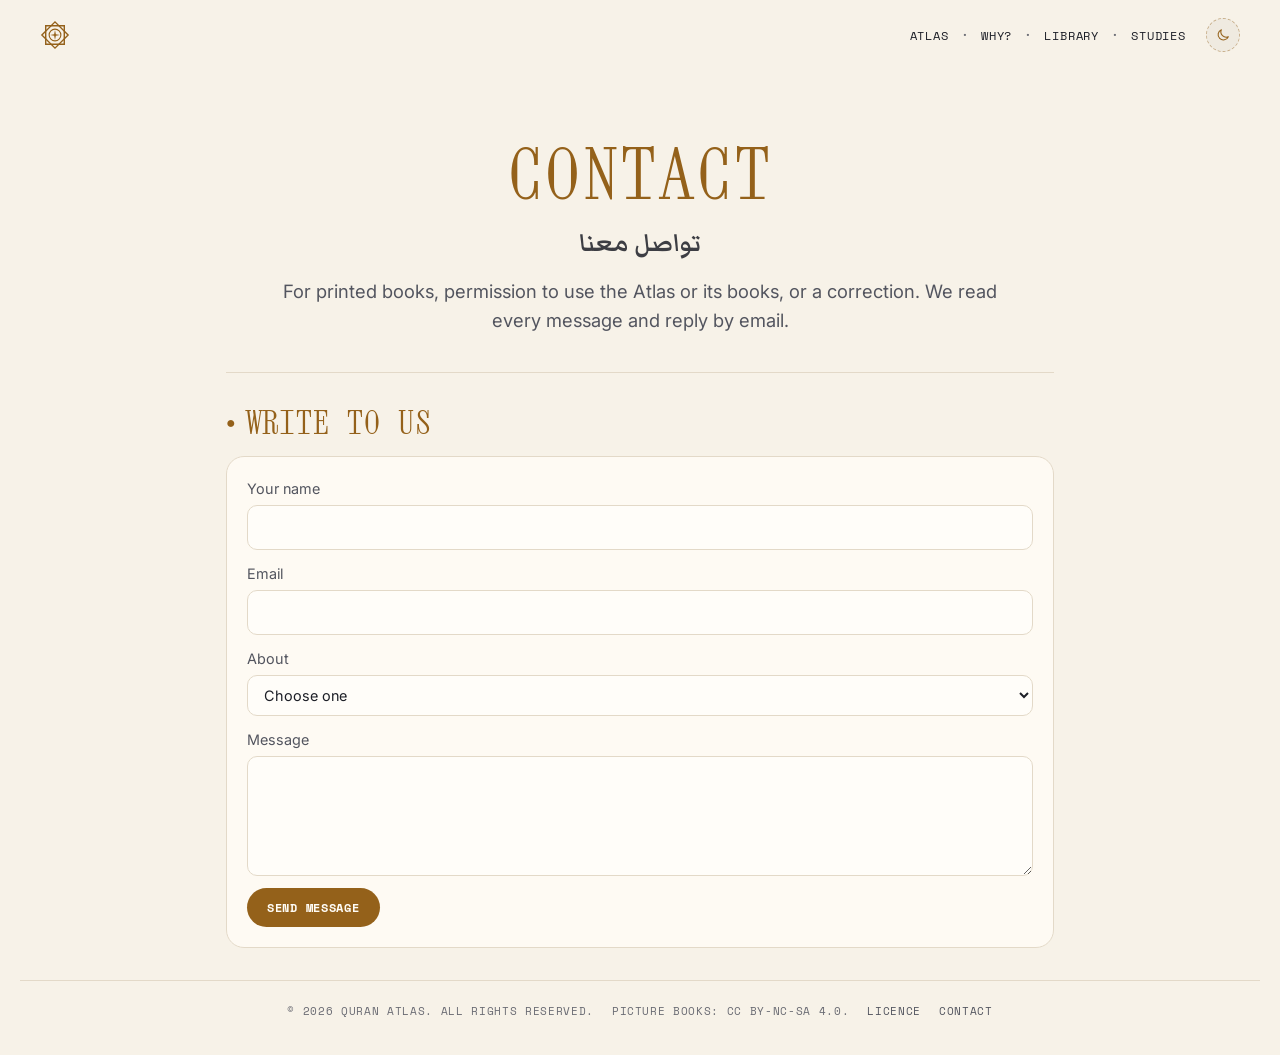
<file: contact/index.html>
<!doctype html>
<html lang="en">
<head>
<meta charset="utf-8">
<meta name="viewport" content="width=device-width,initial-scale=1,viewport-fit=cover">
<script>try{var t=localStorage.getItem('qa:theme');if(t==='light'||t==='dark')document.documentElement.dataset.theme=t}catch(e){}</script>
<meta name="theme-color" content="#f7f2e8" media="(prefers-color-scheme: light)">
<meta name="theme-color" content="#12141b" media="(prefers-color-scheme: dark)">
<link rel="icon" href="/favicon.ico" sizes="32x32">
<link rel="icon" href="/assets/icons/favicon.svg" type="image/svg+xml">
<link rel="apple-touch-icon" href="/assets/icons/apple-touch-icon.png">
<link rel="manifest" href="/site.webmanifest">
<style>
body{margin:0}img{max-width:100%}
</style>
<title>Contact · Quran Atlas</title>
<meta name="description" content="Contact the Quran Atlas about printed books, permission to use its work, or a correction.">
<link rel="preconnect" href="https://fonts.googleapis.com">
<link rel="preconnect" href="https://fonts.gstatic.com" crossorigin>
<link rel="stylesheet" href="https://fonts.googleapis.com/css2?family=Xanh+Mono&family=Space+Mono:wght@400;700&family=Inter:wght@400;500;600&family=Amiri+Quran&family=Markazi+Text:wght@400;500;600;700&display=swap">
<link rel="stylesheet" href="https://api.fontshare.com/v2/css?f[]=general-sans@400,500,600&display=swap">
<style>
:root {
  --paper: var(--qa-bg); --leaf: var(--qa-surface); --ink: var(--qa-ink); --ink-2: var(--qa-ink2); --ink-3: var(--qa-ink3); --rule: var(--qa-line);
  --accent: var(--qa-accent); --chip: var(--qa-chip); --dark: var(--qa-plate); --dark-ink: var(--qa-plate-ink); --dark-ink-2: var(--qa-plate-ink-2); --mint: var(--qa-gilt);
  --f-display: "Xanh Mono", "Markazi Text", ui-monospace, monospace;
  --f-mono: "Space Mono", ui-monospace, Menlo, monospace;
  --f-ui: "General Sans", "Inter", system-ui, -apple-system, "Segoe UI", sans-serif;
  --f-ar: "Markazi Text", "Noto Naskh Arabic", "Geeza Pro", serif;
  --f-quran: "Amiri Quran", "Amiri", "Noto Naskh Arabic", serif;
}
* { box-sizing: border-box; }
html { -webkit-text-size-adjust: 100%; }
body { background: var(--paper); color: var(--ink); font-family: var(--f-ui); font-size: 1rem; line-height: 1.6; }
a { color: var(--accent); text-underline-offset: 2px; }
:focus-visible { outline: 2px solid var(--accent); outline-offset: 2px; }
.wrap { max-width: 860px; margin: 0 auto; padding: 0 max(16px, env(safe-area-inset-left, 0px)); }
h1, h2, h3 { font-family: var(--f-display); font-weight: 650; line-height: 1.1; margin: 0; letter-spacing: -.02em; text-wrap: balance; }
p { margin: 0; }
.hero { padding-block: 52px 30px; display: grid; gap: 12px; }
.hero h1 { font-size: clamp(2.4rem, 7vw, 3.5rem); letter-spacing: -.035em; font-weight: 700; }
.hero .ar { font-family: var(--f-ar); font-weight: 600; color: var(--accent); font-size: 2rem; line-height: 1.3; }
.lede { color: var(--ink-2); font-size: 1.15rem; max-width: 60ch; }
section { padding-block: 32px; border-top: 1px solid var(--rule); display: grid; gap: 16px; }
section > h2 { font-size: 1.85rem; }
.sub { color: var(--ink-2); max-width: 64ch; }
.cols { display: grid; grid-template-columns: repeat(auto-fit, minmax(240px, 1fr)); gap: 14px; }
.card { background: var(--leaf); border: 1px solid var(--rule); border-radius: 16px; padding: 20px; display: grid; gap: 6px; align-content: start; }
.card h3 { font-size: 1.25rem; }
.card p { color: var(--ink-2); }
.card.not { background: transparent; border-style: dashed; }
.steps { list-style: none; margin: 0; padding: 0; display: grid; gap: 14px; counter-reset: s; }
.steps li { display: grid; grid-template-columns: 2.2rem minmax(0, 1fr); gap: 14px; align-items: start; counter-increment: s; }
.steps li::before { content: counter(s); width: 2.2rem; height: 2.2rem; border-radius: 50%; display: grid; place-items: center; background: var(--ink); color: var(--paper); font-family: var(--f-display); font-weight: 600; font-size: 1rem; }
.steps b { display: block; font-size: 1.05rem; }
.steps span { color: var(--ink-2); }
.views { display: grid; border-top: 1px solid var(--rule); }
.view { display: grid; grid-template-columns: 9.5rem minmax(0, 1fr); gap: 4px 18px; padding: 16px 0; border-bottom: 1px solid var(--rule); }
.view .nm { display: grid; align-content: start; }
.view .nm a { font-family: var(--f-display); font-weight: 650; font-size: 1.2rem; line-height: 1.2; text-decoration: none; color: var(--ink); letter-spacing: -.01em; }
.view .nm a:hover { color: var(--accent); }
.view .nm .ar { font-family: var(--f-ar); color: var(--accent); font-size: 1.1rem; }
.view p { color: var(--ink-2); }
.view .try { margin-top: 4px; font-size: .9rem; color: var(--ink-3); }
.view .try b { color: var(--ink); font-weight: 600; }
@media (max-width: 560px) { .view { grid-template-columns: minmax(0, 1fr); } }
.plate { background: var(--dark); color: var(--dark-ink); border-radius: 20px; padding: 24px; display: grid; gap: 10px; align-content: start; }
.plate h3 { font-size: 1.4rem; }
.plate p { color: var(--dark-ink-2); }
.btns { display: flex; flex-wrap: wrap; gap: 10px; margin-top: 4px; }
.btn { display: inline-block; text-decoration: none; padding: 9px 16px; border-radius: 999px; font-weight: 600; font-size: .95rem; background: var(--mint); color: #0c0d0f; }
.btn.ghost { background: transparent; color: var(--dark-ink); border: 1px solid rgba(255, 255, 255, .22); }
.verse { background: var(--leaf); border: 1px solid var(--rule); border-radius: 16px; padding: 16px 18px; display: grid; gap: 6px; }
.verse .a { font-family: var(--f-quran); font-size: 1.5rem; line-height: 2; direction: rtl; text-align: right; }
.verse .e { color: var(--ink-2); }
.verse .r { font-size: .85rem; color: var(--ink-3); }
ul.plain { margin: 0; padding-inline-start: 1.2em; display: grid; gap: 8px; color: var(--ink-2); }
ul.plain b { color: var(--ink); }
footer { border-top: 1px solid var(--rule); padding-block: 22px 44px; color: var(--ink-3); font-size: .875rem; display: grid; gap: 6px; }

/* ---- byotone-inspired layer ---- */
body { background: transparent; }
h1, h2, h3, .view .nm a { font-family: var(--f-display); font-weight: 400; text-transform: uppercase; letter-spacing: .03em; }
.hero { text-align: center; justify-items: center; padding-block: 64px 36px; }
.hero h1 { color: var(--accent); font-weight: 400; letter-spacing: .04em; font-size: clamp(2.4rem, 7vw, 4.4rem); }
.hero .ar { color: var(--ink); opacity: .85; }
section > h2 { color: var(--accent); font-size: 2rem; }
section > h2::before { content: "● "; font-size: .5em; vertical-align: .35em; }
.card, .verse { background: var(--qa-card); border-radius: 18px; }
.card.not { background: transparent; border-style: dashed; }
.steps li::before { background: transparent; border: 1px solid var(--accent); color: var(--accent); font-family: var(--f-display); }
.plate { border: 1px solid var(--rule); }
.btn { font-family: var(--f-mono); font-size: .75rem; font-weight: 700; letter-spacing: .06em; text-transform: uppercase; background: var(--mint); color: var(--qa-plate); }
.btn.ghost { background: rgba(236, 231, 220, .05); color: var(--mint); border: 1px dashed rgba(233, 196, 127, .4); }
.view .try b { font-family: var(--f-mono); text-transform: uppercase; font-size: .75rem; letter-spacing: .06em; color: var(--accent); }
footer { font-size: .8rem; }

:is(h1, h2, h3, .ct, .vtitle, .sub, .mast-title)[lang="ar"], :is(h1, h2, h3) [lang="ar"] { font-family: var(--f-ar); text-transform: none; letter-spacing: 0; }
.form { display: grid; gap: 12px; }
.form label { display: grid; gap: 5px; font-size: .9rem; color: var(--ink-2); }
.form input, .form select, .form textarea { font: inherit; color: var(--ink); background: var(--qa-field); border: 1px solid var(--rule); border-radius: 10px; padding: 10px 12px; width: 100%; min-width: 0; }
.form textarea { min-height: 120px; resize: vertical; }
.form :focus { outline: 2px solid var(--accent); outline-offset: 0; }
.form .send { justify-self: start; font-family: var(--f-mono); font-size: .75rem; font-weight: 700; letter-spacing: .06em; text-transform: uppercase; background: var(--accent); color: var(--qa-on-accent); border: 0; border-radius: 999px; padding: 11px 20px; cursor: pointer; }
.hp { position: absolute !important; left: -10000px; width: 1px; height: 1px; overflow: hidden; }
.sent { border: 1px dashed var(--qa-accent-line); background: var(--qa-accent-tint); border-radius: 12px; padding: 12px 14px; }
.sent b { color: var(--accent); }
.card .tag { font-family: var(--f-mono); font-size: .6875rem; letter-spacing: .08em; text-transform: uppercase; color: var(--accent); }
#contact { scroll-margin-top: 20px; }
</style>
<link rel="stylesheet" href="../assets/site.css">
<script src="../assets/site.js" defer></script>
</head>
<body>
<nav class="qa-nav" aria-label="Site"><div class="qa-nav-in"><a class="qa-brand" href="../" aria-label="Quran Atlas, home"><svg class="qa-mark" viewBox="0 0 64 64" fill="none" stroke="currentColor" aria-hidden="true"><path d="M32.00 4.00L60.00 32.00L32.00 60.00L4.00 32.00Z" stroke-width="3.0"/><path d="M51.80 12.20L51.80 51.80L12.20 51.80L12.20 12.20Z" stroke-width="3.0"/><circle cx="32" cy="32" r="12.5" stroke-width="2.4"/><path d="M32.00 21.50L33.84 30.16L42.50 32.00L33.84 33.84L32.00 42.50L30.16 33.84L21.50 32.00L30.16 30.16Z" fill="currentColor" stroke="none"/></svg></a><ul class="qa-links"><li><a href="../" data-ar="الأطلس">Atlas</a></li><li><a href="../why/" data-ar="لماذا؟">Why?</a></li><li><a href="../library/" data-ar="المكتبة">Library</a></li><li><a href="../studies/" data-ar="الدراسات">Studies</a></li></ul><button class="qa-theme" type="button" aria-label="Switch to night mode"><svg class="i-moon" viewBox="0 0 24 24" fill="none" stroke="currentColor" stroke-width="1.6" stroke-linecap="round" stroke-linejoin="round" aria-hidden="true"><path d="M20 14.5A8 8 0 0 1 9.5 4a8 8 0 1 0 10.5 10.5Z"/></svg><svg class="i-sun" viewBox="0 0 24 24" fill="none" stroke="currentColor" stroke-width="1.6" stroke-linecap="round" aria-hidden="true"><circle cx="12" cy="12" r="4.2"/><path d="M12 2.5v2.2M12 19.3v2.2M2.5 12h2.2M19.3 12h2.2M5.3 5.3l1.6 1.6M17.1 17.1l1.6 1.6M5.3 18.7l1.6-1.6M17.1 6.9l1.6-1.6"/></svg></button></div></nav>

<div class="wrap">
  <header class="hero">
    <h1>Contact</h1>
    <div class="ar" lang="ar" dir="rtl">تواصل معنا</div>
    <p class="lede">For printed books, permission to use the Atlas or its books, or a correction. We read every message and reply by email.</p>
  </header>
  <section aria-labelledby="contact">
    <h2 id="contact">Write to us</h2>
    <div class="card">
      <div class="sent" id="c-sent" role="status" hidden><b>Thank you.</b> Your message has been sent. We will reply soon.</div>
      <form class="form" id="c-form" action="https://formsubmit.co/haseem.n.9@gmail.com" method="POST">
        <label for="c-name">Your name<input id="c-name" name="name" autocomplete="name" required></label>
        <label for="c-email">Email<input id="c-email" name="email" type="email" autocomplete="email" required></label>
        <label for="c-topic">About<select id="c-topic" name="topic" required>
          <option value="">Choose one</option>
          <option>Printed books</option><option>Permission to use the Atlas or the books</option>
          <option>A correction</option><option>Something else</option>
        </select></label>
        <label for="c-msg">Message<textarea id="c-msg" name="message" required></textarea></label>
        <input type="hidden" name="_subject" value="Quran Atlas: message">
        <input type="hidden" name="_template" value="table">
        <input type="hidden" name="_captcha" value="false">
        <input type="hidden" name="_next" id="c-next" value="https://thequranatlas.com/contact/?sent=1#contact">
        <input type="text" name="_honey" class="hp" tabindex="-1" autocomplete="off" aria-hidden="true">
        <button class="send" type="submit">Send message</button>
      </form>
    </div>
  </section>
</div>
<script>
(function () {
  var q = new URLSearchParams(location.search);
  document.getElementById('c-form').addEventListener('submit', function () { document.getElementById('c-next').value = location.origin + location.pathname + '?sent=1#contact'; });
  if (q.has('sent')) { document.getElementById('c-sent').hidden = false; history.replaceState(null, '', location.pathname + location.hash); }
  var t = q.get('topic'); if (t) { var s = document.getElementById('c-topic'); for (var o of s.options) if (o.text === t) s.value = t; }
})();
</script>
<footer class="qa-legal"><span>© 2026 Quran Atlas. All rights reserved.</span><span>Picture books: CC BY-NC-SA 4.0.</span><a href="../licence/">Licence</a><a href="../contact/">Contact</a></footer>
</body>
</html>
</file>
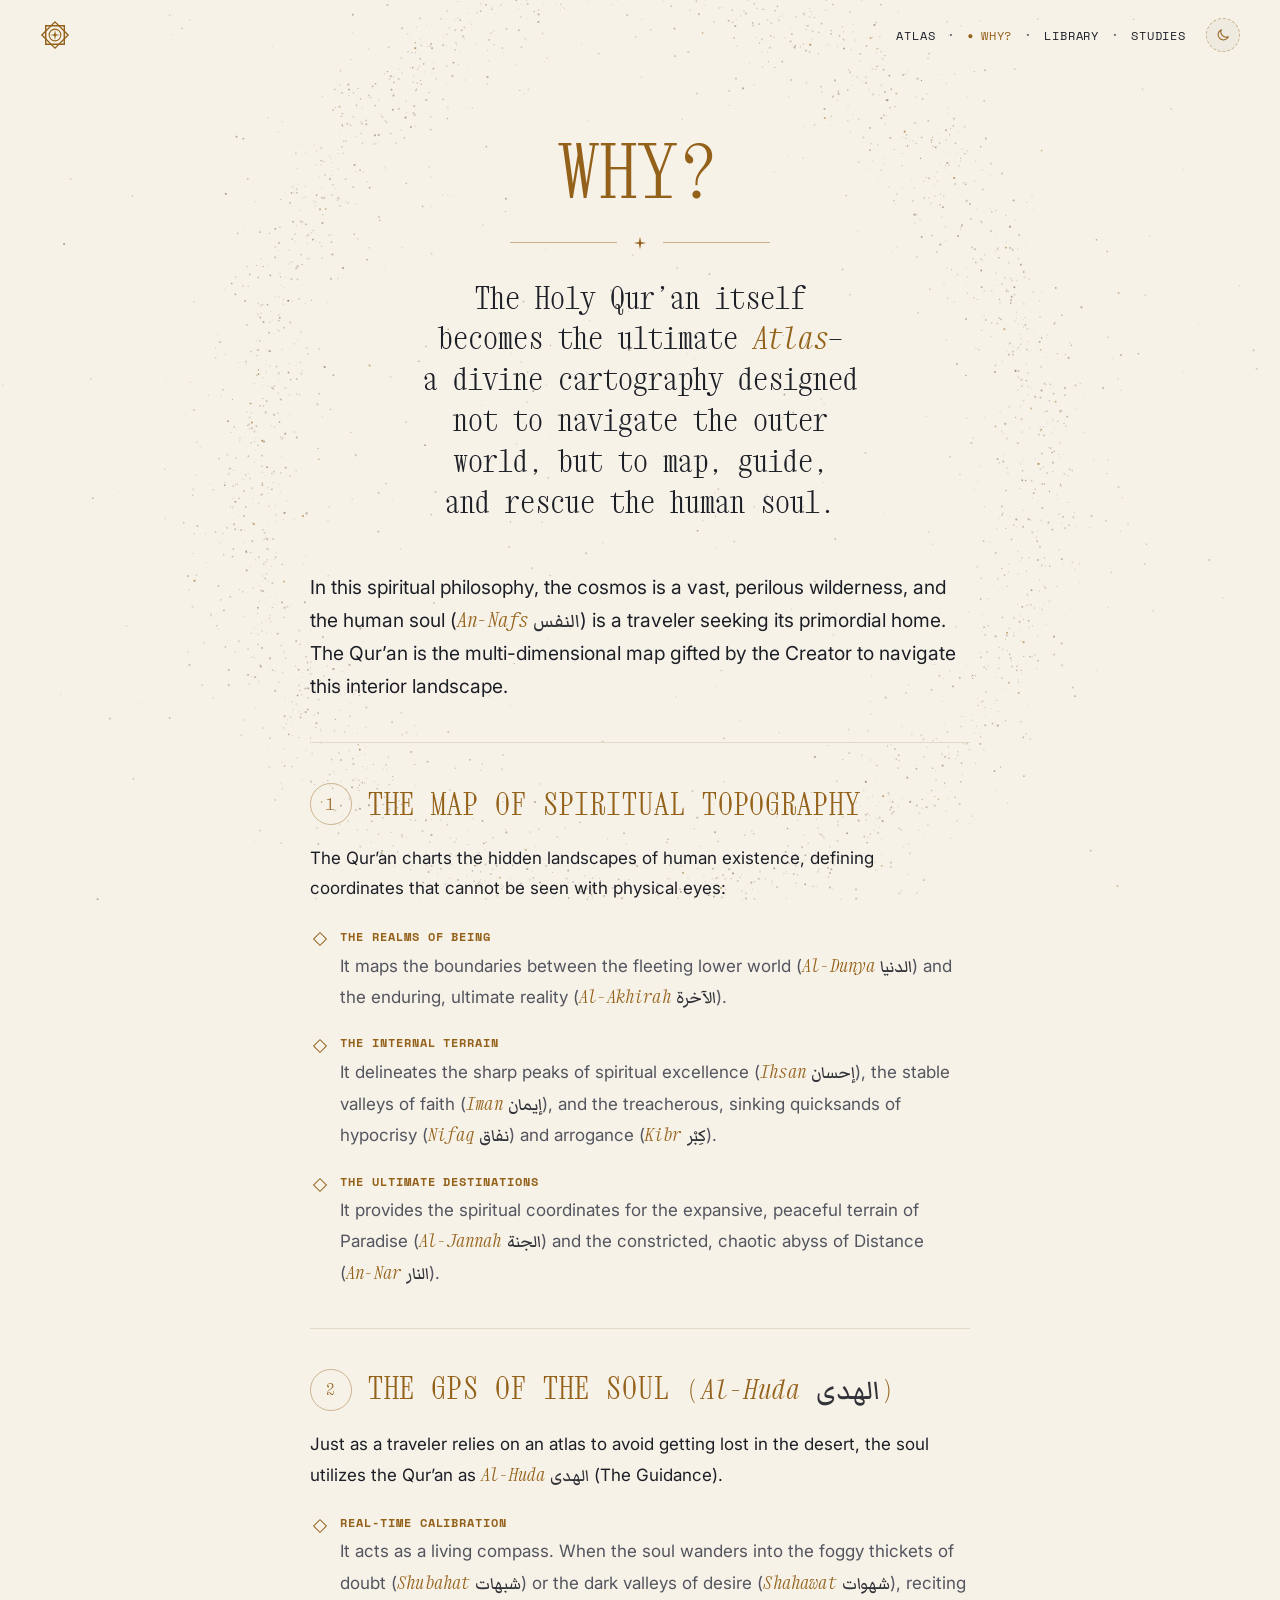
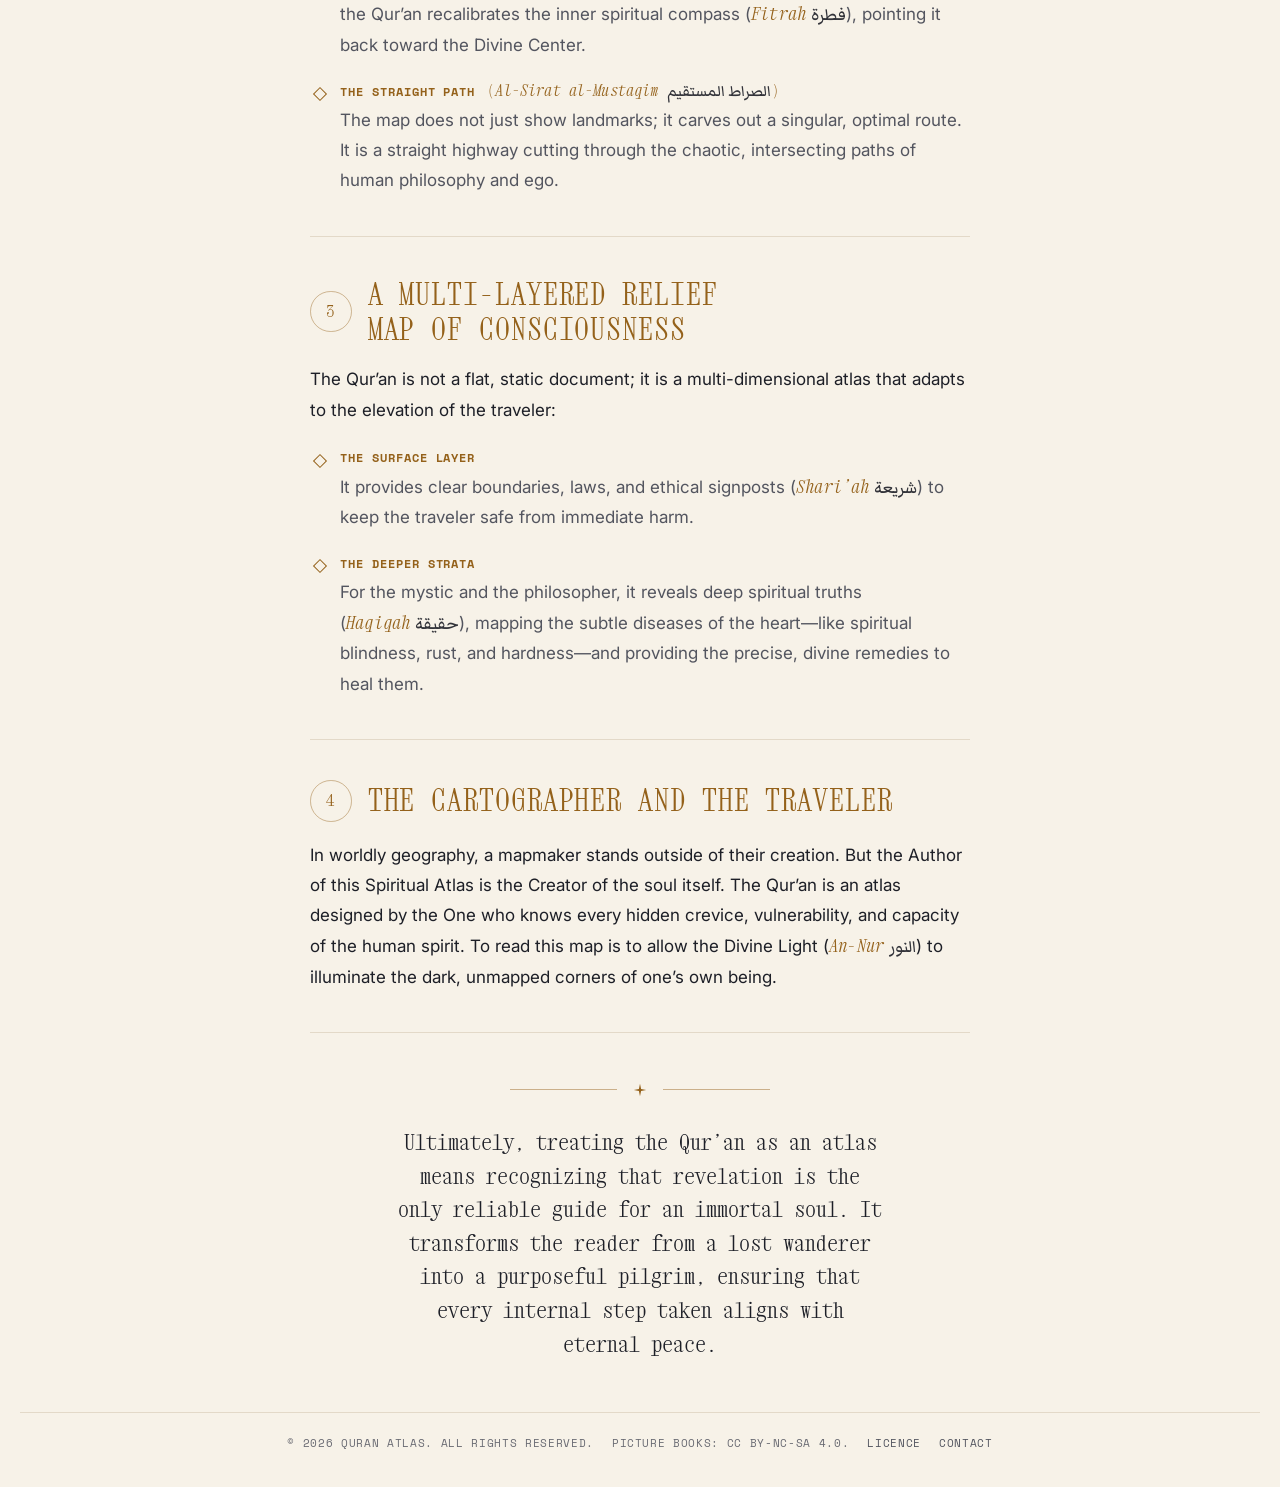
<file: guide/index.html>
<!doctype html>
<html lang="en">
<head>
<meta charset="utf-8">
<title>Why? · Quran Atlas</title>
<meta name="robots" content="noindex">
<meta http-equiv="refresh" content="0; url=../why/">
<link rel="canonical" href="https://thequranatlas.com/why/">
<script>location.replace('../why/' + location.search);</script>
</head>
<body><p>This page has moved to <a href="../why/">Why?</a></p></body>
</html>
</file>
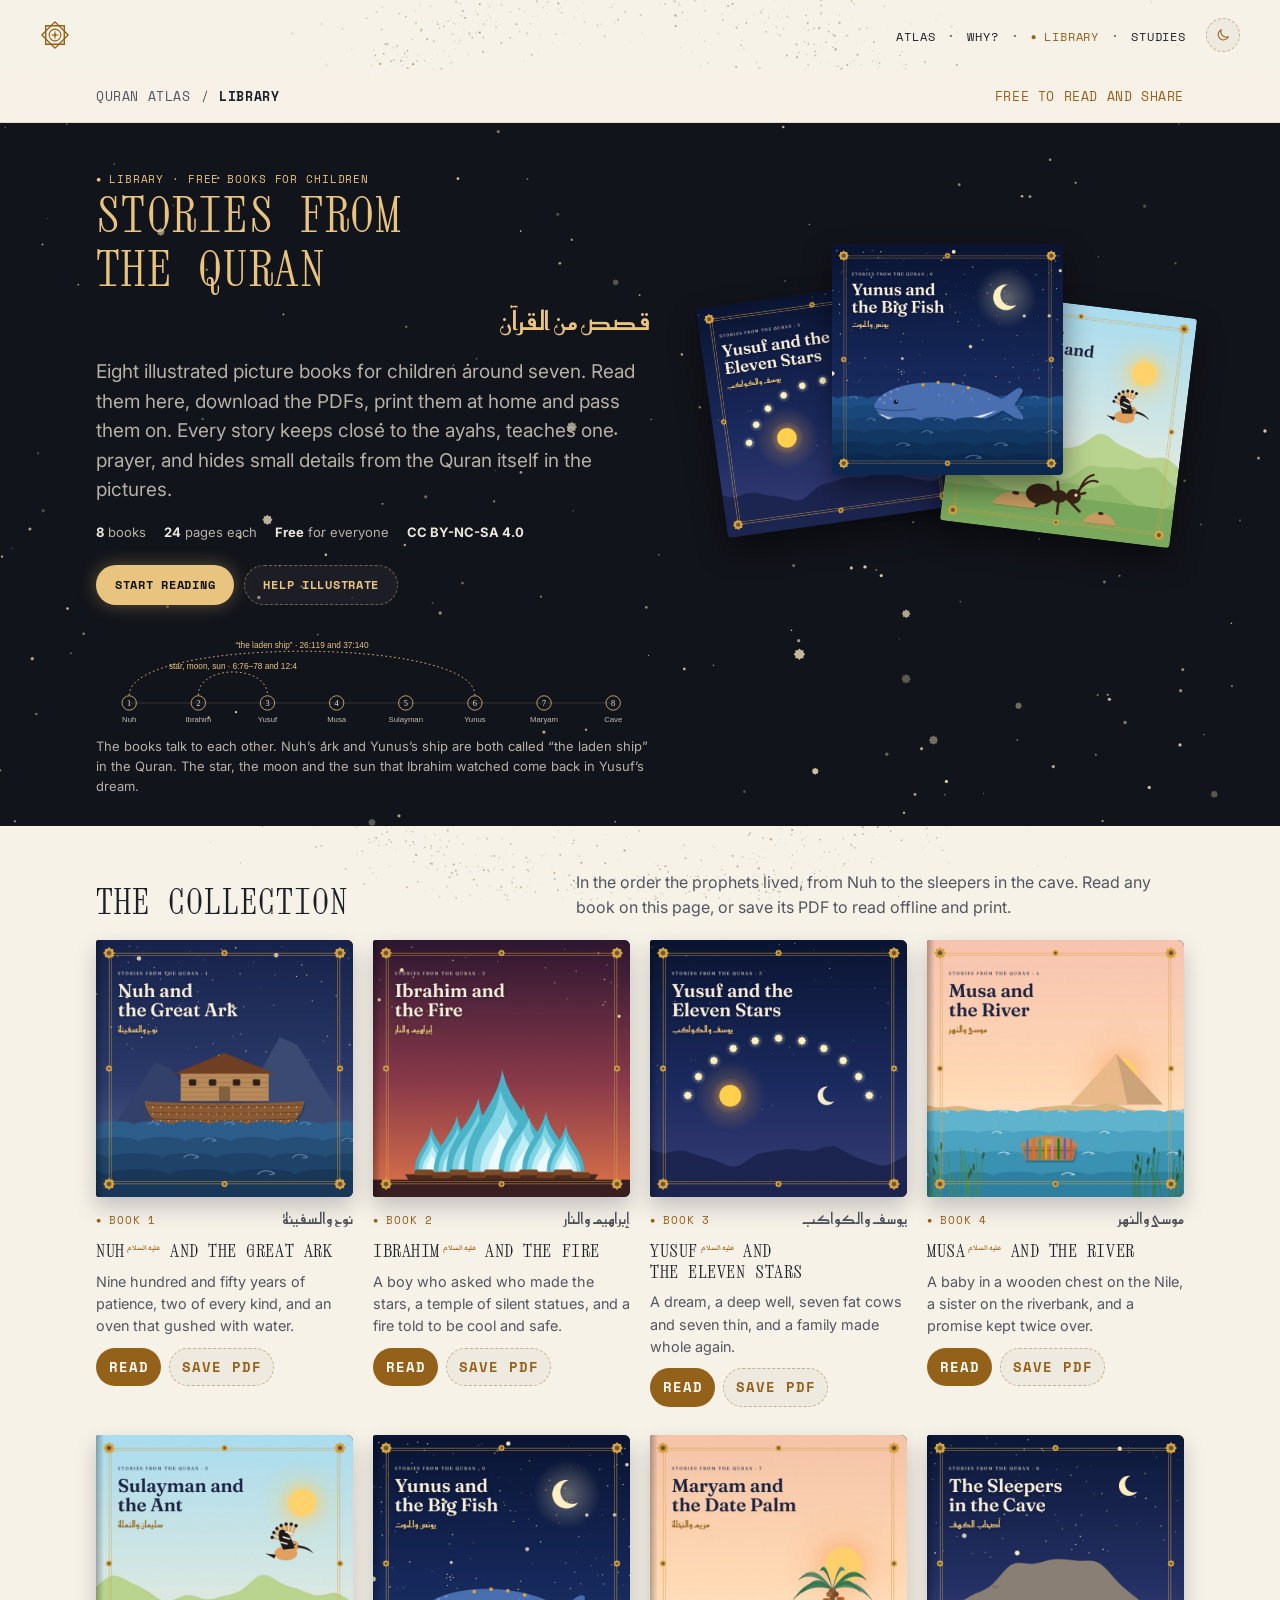
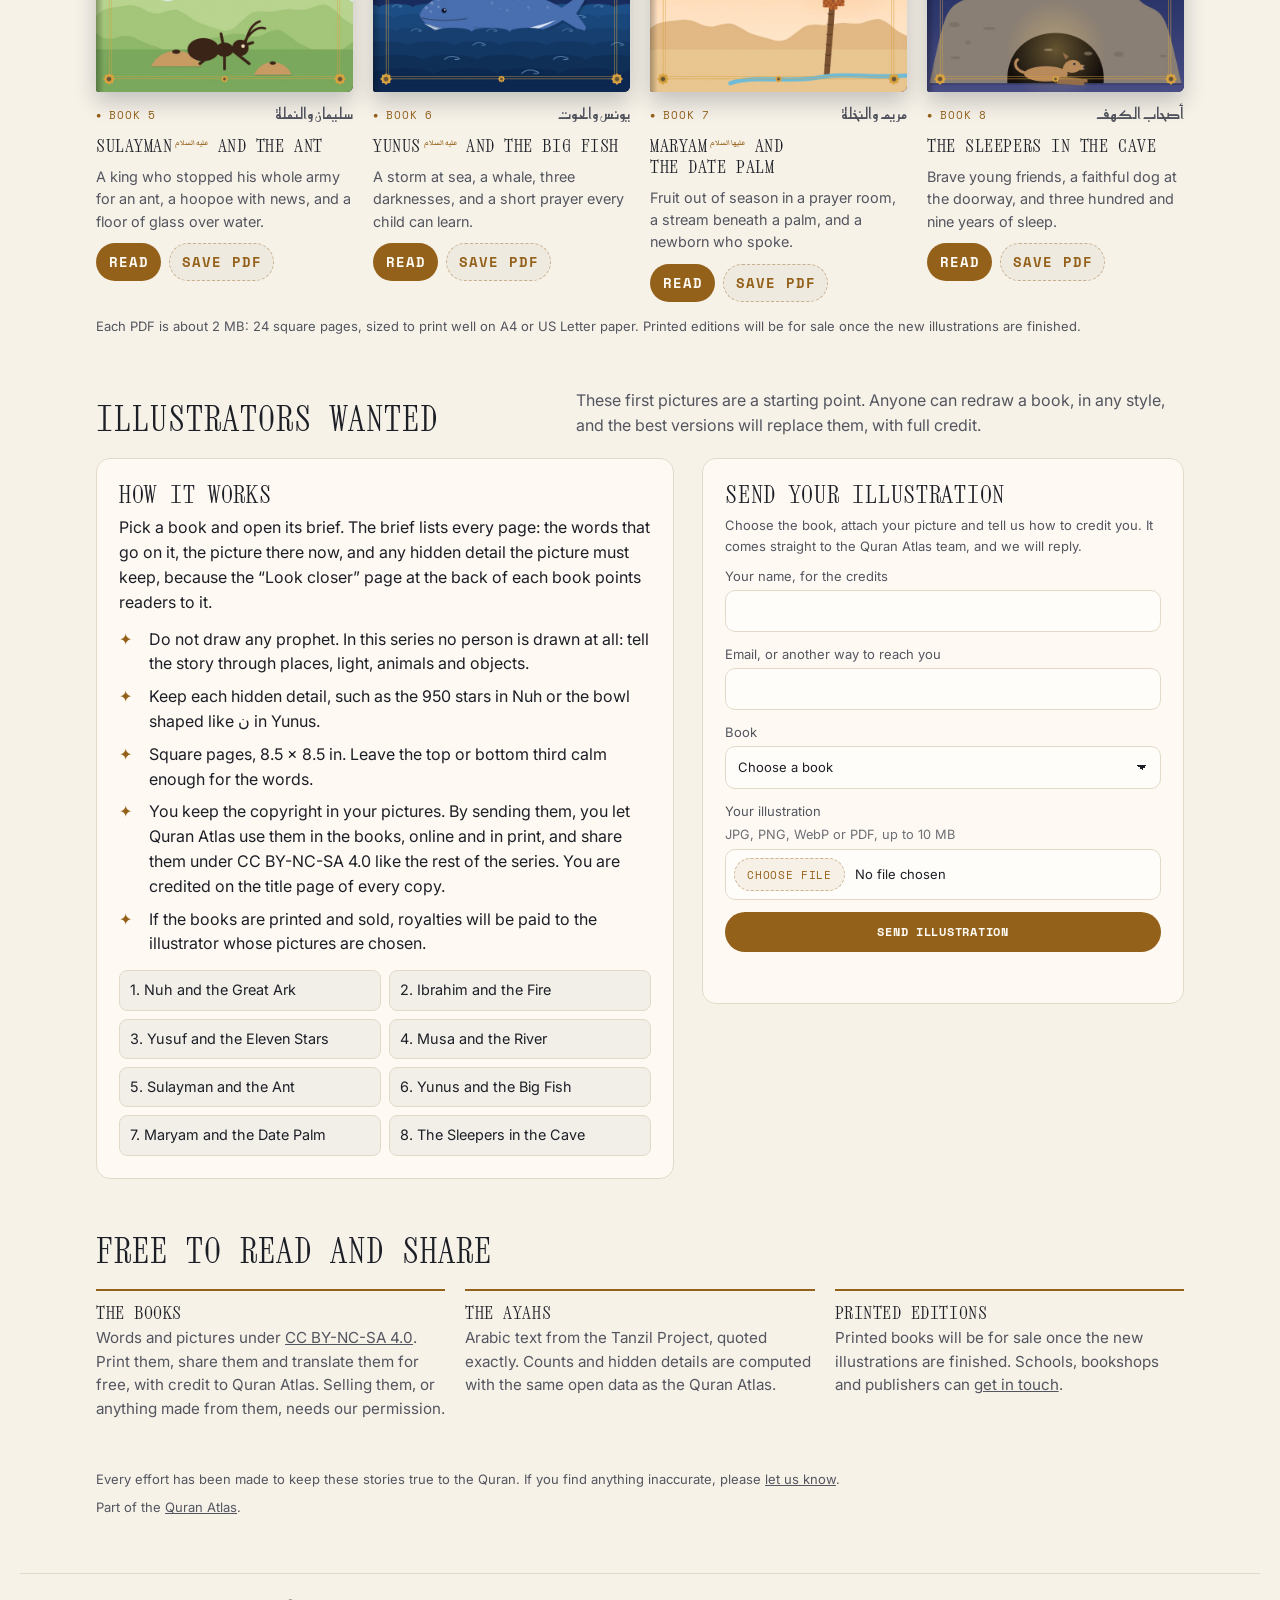
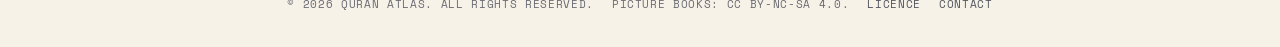
<file: library/index.html>
<!doctype html>
<html lang="en">
<head>
<meta charset="utf-8">
<meta name="viewport" content="width=device-width,initial-scale=1,viewport-fit=cover">
<script>try{var t=localStorage.getItem('qa:theme');if(t==='light'||t==='dark')document.documentElement.dataset.theme=t}catch(e){}</script>
<meta name="theme-color" content="#f7f2e8" media="(prefers-color-scheme: light)">
<meta name="theme-color" content="#12141b" media="(prefers-color-scheme: dark)">
<link rel="icon" href="/favicon.ico" sizes="32x32">
<link rel="icon" href="/assets/icons/favicon.svg" type="image/svg+xml">
<link rel="apple-touch-icon" href="/assets/icons/apple-touch-icon.png">
<link rel="manifest" href="/site.webmanifest">
<script>(function(){var h=location.hash.replace(/~(ar|en)$/,'').slice(1);if(/^(contents|growth|middle|pairs|musa|family|scales)$/.test(h))location.replace('../studies/'+location.hash)})();</script>
<style>
body{margin:0}img{max-width:100%}[hidden]:not([hidden=until-found i]){display:none!important}
</style>
<title>Library · Quran Atlas</title>
<meta name="description" content="The Quran Atlas Library: eight illustrated picture books of stories from the Quran for children, free to read, print and share, with illustrators invited to redraw them.">
<link rel="preconnect" href="https://fonts.googleapis.com">
<link rel="preconnect" href="https://fonts.gstatic.com" crossorigin>
<link rel="stylesheet" href="https://fonts.googleapis.com/css2?family=Xanh+Mono&family=Space+Mono:wght@400;700&family=Inter:wght@400;500;600&family=Amiri+Quran&family=Markazi+Text:wght@400;500;600;700&family=Reem+Kufi:wght@500&display=swap">
<link rel="stylesheet" href="https://api.fontshare.com/v2/css?f[]=general-sans@400,500,600&display=swap">
<style>
/* Layout: a night-sky band holds the series and the links between its books; below it, a shelf of eight free books, then the call for illustrators with an upload form. Reader and illustrator briefs are their own views on the hash. */
:root {
  --bg: var(--qa-bg); --surface: var(--qa-surface); --ink: var(--qa-ink); --muted: var(--qa-ink2); --line: var(--qa-line);
  /* the hero is a night-sky band: dark in day mode, open to the page at night */
  --gold: var(--qa-accent); --gold-soft: var(--qa-band-accent); --night: var(--qa-band); --night-ink: var(--qa-band-ink); --night-muted: var(--qa-band-muted);
  --ok: var(--qa-accent); --chip: var(--qa-chip); --danger: var(--qa-danger);
  --f-display: "Xanh Mono", ui-monospace, monospace;
  --f-mono: "Space Mono", ui-monospace, Menlo, monospace;
  --f-body: "General Sans", "Inter", "Segoe UI", system-ui, sans-serif;
  --f-kufi: "Reem Kufi", "Noto Kufi Arabic", "Geeza Pro", sans-serif;
  --f-quran: "Amiri Quran", "Amiri", "Geeza Pro", serif;
  --s-1: .8125rem; --s0: 1rem; --s1: 1.1875rem; --s2: 1.5rem; --s3: 2.125rem; --s4: 3rem;
  --wrap: 1120px;
}
* { box-sizing: border-box; }
body { background: var(--bg); color: var(--ink); font-family: var(--f-body); font-size: var(--s0); line-height: 1.55; }
body::before { content: ""; position: fixed; inset: 0 0 auto; height: env(safe-area-inset-top, 0px); z-index: 10; background: var(--night); }
a { color: inherit; }
h1, h2, h3 { font-family: var(--f-display); font-weight: 600; line-height: 1.12; text-wrap: balance; margin: 0; letter-spacing: -.01em; }
p { margin: 0; }
.wrap { max-width: var(--wrap); margin: 0 auto; padding-left: max(16px, env(safe-area-inset-left, 0px)); padding-right: max(16px, env(safe-area-inset-right, 0px)); }
.eyebrow { font-size: var(--s-1); letter-spacing: .14em; text-transform: uppercase; color: var(--gold); font-weight: 700; }
.ar { font-family: var(--f-kufi); direction: rtl; unicode-bidi: isolate; }
.num { font-variant-numeric: tabular-nums lining-nums; }
button { font: inherit; color: inherit; }
:focus-visible { outline: 2px solid var(--gold); outline-offset: 2px; border-radius: 4px; }

.bar { position: sticky; top: env(safe-area-inset-top, 0px); z-index: 9; background: var(--night); color: var(--night-ink); border-bottom: 1px solid rgba(255, 255, 255, .08); }
.bar .wrap { display: flex; align-items: center; justify-content: space-between; gap: 12px; min-height: 52px; }
.crumbs { display: flex; align-items: center; gap: 10px; font-size: var(--s-1); color: var(--night-muted); min-width: 0; }
.crumbs a { text-decoration: none; color: var(--night-muted); white-space: nowrap; }
.crumbs a:hover { color: var(--night-ink); }
.crumbs b { color: var(--night-ink); white-space: nowrap; }
.free-tag { font-size: var(--s-1); color: var(--gold-soft); white-space: nowrap; }

.hero { background: var(--night); color: var(--night-ink); position: relative; overflow: hidden; }
.hero canvas { position: absolute; inset: 0; width: 100%; height: 100%; }
.hero .wrap { position: relative; display: grid; grid-template-columns: minmax(0, 1.1fr) minmax(0, 1fr); gap: 32px; align-items: center; padding-block: 48px 36px; }
.hero h1 { font-size: clamp(2.25rem, 5vw, var(--s4)); }
.hero .ar-t { font-size: 1.6rem; color: var(--gold-soft); margin-top: 6px; }
.hero .lede { color: var(--night-muted); font-size: var(--s1); max-width: 34rem; margin-top: 16px; }
.hero .facts { display: flex; flex-wrap: wrap; gap: 6px 18px; margin: 18px 0 0; padding: 0; list-style: none; font-size: var(--s-1); color: var(--night-muted); }
.hero .facts b { color: var(--night-ink); }
.actions { display: flex; flex-wrap: wrap; gap: 10px; margin-top: 22px; }
.btn { display: inline-flex; align-items: center; justify-content: center; gap: 8px; border-radius: 10px; padding: 10px 16px; font-weight: 700; cursor: pointer; border: 1px solid transparent; text-decoration: none; }
.btn-gold { background: var(--gold-soft); color: #1a1406; }
.btn-ghost { background: transparent; border-color: currentColor; }
.btn-ink { background: var(--ink); color: var(--bg); }
.btn-soft { background: var(--chip); border-color: var(--line); }
.btn-soft:hover { border-color: var(--gold); }
.btn[disabled] { opacity: .5; cursor: not-allowed; }
.btn[hidden] { display: none; }
.fan { position: relative; height: 300px; }
.fan img { position: absolute; width: 46%; height: auto; aspect-ratio: 1; object-fit: cover; border-radius: 4px; box-shadow: 0 14px 30px rgba(0, 0, 0, .45); }
.echoes { margin: 0; }
.echoes svg { width: 100%; height: auto; display: block; }
.echoes figcaption { font-size: var(--s-1); color: var(--night-muted); margin-top: 6px; max-width: 46rem; }

.section { padding-block: 44px 8px; }
.section-head { display: flex; justify-content: space-between; align-items: end; gap: 16px; flex-wrap: wrap; margin-bottom: 20px; }
.section-head h2 { font-size: var(--s3); }
.section-head p { color: var(--muted); max-width: 38rem; }
.shelf { display: grid; grid-template-columns: repeat(4, minmax(0, 1fr)); gap: 28px 20px; }
.book { display: grid; gap: 10px; align-content: start; min-width: 0; }
.cover { display: block; position: relative; border-radius: 3px 6px 6px 3px; overflow: hidden; box-shadow: 0 10px 22px rgba(10, 16, 41, .22); transition: transform .25s ease; cursor: pointer; padding: 0; border: 0; background: var(--night); }
.cover img { display: block; width: 100%; height: auto; aspect-ratio: 1; object-fit: cover; }
.cover::after { content: ""; position: absolute; inset: 0 auto 0 0; width: 8px; background: linear-gradient(90deg, rgba(0, 0, 0, .28), transparent); }
.cover:hover { transform: translateY(-4px); }
.book h3 { font-size: 1.15rem; }
.book .meta { display: flex; justify-content: space-between; align-items: baseline; gap: 8px; }
.book .ar { color: var(--muted); font-size: .95rem; }
.book .blurb { color: var(--muted); font-size: .9rem; }
.book .row { display: flex; gap: 8px; flex-wrap: wrap; }
.book .row .btn { padding: 7px 12px; font-size: .9rem; }
.dl-note { font-size: var(--s-1); color: var(--muted); margin-top: 14px; }

.two { display: grid; grid-template-columns: minmax(0, 1.2fr) minmax(0, 1fr); gap: 28px; align-items: start; }
.panel { background: var(--surface); border: 1px solid var(--line); border-radius: 14px; padding: 22px; min-width: 0; }
.panel h3 { font-size: var(--s2); margin-bottom: 8px; }
.panel p + p { margin-top: 8px; }
.rules { margin: 12px 0 0; padding: 0; list-style: none; display: grid; gap: 8px; }
.rules li { display: grid; grid-template-columns: 22px 1fr; gap: 8px; }
.rules li::before { content: "✦"; color: var(--gold); }
.brief-links { display: grid; grid-template-columns: repeat(2, minmax(0, 1fr)); gap: 8px; margin-top: 14px; }
.brief-links button { text-align: left; background: var(--chip); border: 1px solid var(--line); border-radius: 8px; padding: 8px 10px; cursor: pointer; font-size: .9rem; }
.brief-links button:hover { border-color: var(--gold); }
form { display: grid; gap: 12px; margin-top: 10px; }
label { display: grid; gap: 4px; font-size: var(--s-1); color: var(--muted); }
input, textarea { font: inherit; color: var(--ink); background: var(--bg); border: 1px solid var(--line); border-radius: 8px; padding: 9px 11px; width: 100%; min-width: 0; }
textarea { min-height: 84px; resize: vertical; }
input:focus, textarea:focus { outline: 2px solid var(--gold); outline-offset: 0; }
fieldset { border: 1px solid var(--line); border-radius: 8px; padding: 8px 12px 10px; margin: 0; min-width: 0; }
legend { font-size: var(--s-1); color: var(--muted); padding: 0 4px; }
.checks { display: grid; grid-template-columns: repeat(2, minmax(0, 1fr)); gap: 4px 12px; }
.checks label { display: flex; align-items: center; gap: 8px; color: var(--ink); font-size: .9rem; }
.checks input { width: auto; }
.msg { font-size: var(--s-1); min-height: 1.3em; }
.msg.err { color: var(--danger); }
.msg.ok { color: var(--ok); }
.note { font-size: var(--s-1); color: var(--muted); }


.open { display: grid; grid-template-columns: repeat(3, minmax(0, 1fr)); gap: 20px; margin: 0; padding: 0; list-style: none; }
.open li { border-top: 2px solid var(--gold); padding-top: 12px; min-width: 0; }
.open h3 { font-size: 1.1rem; margin-bottom: 4px; }
.open p { color: var(--muted); font-size: .95rem; }
footer { color: var(--muted); font-size: var(--s-1); padding-block: 40px 56px; }
footer .wrap { display: grid; gap: 8px; }

/* reader */
.reader { padding-block: 20px 48px; }
.back { background: none; border: 0; color: var(--muted); cursor: pointer; padding: 0; font-size: var(--s-1); text-decoration: underline; text-underline-offset: 3px; }
.reader-head { display: flex; justify-content: space-between; align-items: end; gap: 12px; flex-wrap: wrap; margin: 10px 0 14px; }
.reader-head h2 { font-size: var(--s2); }
.stage { position: relative; max-width: 720px; margin: 0 auto; }
.stage img { display: block; width: 100%; height: auto; aspect-ratio: 1; border-radius: 4px; box-shadow: 0 14px 30px rgba(10, 16, 41, .25); background: var(--night); }
.turn { position: absolute; top: 50%; transform: translateY(-50%); width: 44px; height: 44px; border-radius: 50%; border: 1px solid var(--line); background: var(--surface); cursor: pointer; font-size: 1.3rem; display: grid; place-items: center; box-shadow: 0 4px 12px rgba(0, 0, 0, .15); }
.turn.prev { left: -14px; }
.turn.next { right: -14px; }
.turn[disabled] { opacity: .35; cursor: default; }
.pager { display: flex; justify-content: center; align-items: center; gap: 12px; margin-top: 12px; color: var(--muted); font-size: var(--s-1); }
.strip { display: flex; gap: 6px; overflow-x: auto; padding: 10px 2px 6px; max-width: 720px; margin: 8px auto 0; }
.strip button { flex: none; width: 54px; padding: 0; border: 2px solid transparent; border-radius: 3px; background: none; cursor: pointer; }
.strip button[aria-current="true"] { border-color: var(--gold); }
.strip img { display: block; width: 100%; height: auto; aspect-ratio: 1; object-fit: cover; }

/* brief */
.brief { padding-block: 20px 56px; }
.brief-head { margin: 10px 0 18px; display: grid; gap: 8px; max-width: 46rem; }
.brief-head h2 { font-size: var(--s3); }
.scenes { display: grid; gap: 14px; }
.scene { display: grid; grid-template-columns: 150px minmax(0, 1fr); gap: 16px; background: var(--surface); border: 1px solid var(--line); border-radius: 12px; padding: 14px; }
.scene img { width: 150px; height: auto; aspect-ratio: 1; border-radius: 3px; }
.scene .n { font-family: var(--f-display); color: var(--gold); font-size: 1.1rem; }
.scene .tx { white-space: pre-line; margin-top: 4px; }
.scene .keep { margin-top: 8px; font-size: .92rem; background: var(--chip); border-radius: 8px; padding: 8px 10px; }
.scene .keep b { color: var(--gold); }

/* atlas book */

@media (max-width: 860px) {
  .hero .wrap, .two, .atlas { grid-template-columns: minmax(0, 1fr); }
  .atlas { padding: 18px; }
  .inside { grid-template-columns: repeat(2, minmax(0, 1fr)); }
  .fan { height: 230px; }
  .shelf { grid-template-columns: repeat(2, minmax(0, 1fr)); }
  .open { grid-template-columns: minmax(0, 1fr); }
  .turn.prev { left: 6px; } .turn.next { right: 6px; }
}
@media (max-width: 420px) {
  .shelf { gap: 22px 14px; }
  .crumbs .hide-sm { display: none; }
  .checks, .brief-links { grid-template-columns: minmax(0, 1fr); }
  .scene { grid-template-columns: minmax(0, 1fr); }
  .scene img { width: 100%; }
}
@media (prefers-reduced-motion: reduce) { .cover { transition: none; } }
.pbuh { font-family: "Markazi Text", var(--f-kufi); font-size: .5em; font-weight: 500; color: var(--gold); vertical-align: super; line-height: 0; margin-inline-start: .3em; white-space: nowrap; letter-spacing: 0; }

/* ---- site layer: typewriter capitals, mono labels, dashed pills ---- */
body { background: transparent; }
body::before { background: var(--bg); }
h1, h2, h3 { font-family: var(--f-display); font-weight: 400; text-transform: uppercase; letter-spacing: .03em; }
h1 { color: var(--gold); }
:is(h1, h2, h3)[lang="ar"], :is(h1, h2, h3) [lang="ar"], .ar { text-transform: none; letter-spacing: 0; }
.eyebrow { font-family: var(--f-mono); font-weight: 400; font-size: .6875rem; letter-spacing: .08em; }
.eyebrow::before { content: "● "; font-size: .55rem; vertical-align: 1px; }
.bar { background: var(--qa-glass); -webkit-backdrop-filter: blur(10px); backdrop-filter: blur(10px); border-bottom: 1px solid var(--line); color: var(--ink); font-family: var(--f-mono); font-size: .75rem; letter-spacing: .05em; text-transform: uppercase; }
.crumbs, .crumbs a { color: var(--muted); }
.crumbs a:hover, .crumbs b { color: var(--ink); }
.free-tag { color: var(--gold); }
.btn { font-family: var(--f-mono); font-size: .75rem; letter-spacing: .06em; text-transform: uppercase; border-radius: 999px; padding: 10px 18px; }
.btn-gold, .btn-ink { background: var(--gold); color: var(--qa-on-accent); border-color: transparent; }
.btn-gold { box-shadow: 0 0 18px var(--qa-glow); }
.btn-ghost, .btn-soft { background: var(--qa-chip-soft); color: var(--gold); border: 1px dashed var(--qa-accent-line); }
.btn-soft:hover, .btn-ghost:hover { border-color: var(--gold); background: var(--qa-accent-tint); }
.hero { background: var(--qa-band) !important; }
.hero h1, .hero .eyebrow { color: var(--qa-band-accent) !important; }
.hero .btn-gold { background: var(--qa-band-accent); color: #12141b; box-shadow: 0 0 18px rgba(233, 196, 127, .35); }
.hero .btn-ghost { background: rgba(236, 231, 220, .05); color: var(--qa-band-accent); border-color: rgba(233, 196, 127, .42); }
.panel { background: var(--qa-card); }
input, textarea, select { font: inherit; background: var(--qa-field); color: var(--ink); border: 1px solid var(--line); border-radius: 10px; padding: 10px 12px; width: 100%; min-width: 0; }
select { appearance: none; background-image: linear-gradient(45deg, transparent 50%, currentColor 50%), linear-gradient(135deg, currentColor 50%, transparent 50%); background-position: calc(100% - 18px) 50%, calc(100% - 13px) 50%; background-size: 5px 5px; background-repeat: no-repeat; padding-right: 34px; }
input[type="file"] { padding: 8px; cursor: pointer; }
input[type="file"]::file-selector-button { font-family: var(--f-mono); font-size: .7rem; letter-spacing: .06em; text-transform: uppercase; color: var(--gold); background: var(--qa-accent-tint); border: 1px dashed var(--qa-accent-line); border-radius: 999px; padding: 7px 12px; margin-right: 10px; cursor: pointer; }
select:focus, input:focus { outline: 2px solid var(--gold); outline-offset: 0; }
label .hint { color: var(--muted); font-size: .8rem; opacity: .85; }
.hp { position: absolute !important; left: -10000px; width: 1px; height: 1px; overflow: hidden; }
.sent { border: 1px dashed var(--qa-accent-line); background: var(--qa-accent-tint); border-radius: 12px; padding: 12px 14px; color: var(--ink); margin-top: 10px; }
.sent b { color: var(--gold); }
.section, #volunteer { scroll-margin-top: 72px; }
.pbuh-s { font-family: "Markazi Text", "Amiri Quran", serif; font-size: .7em; color: var(--gold); vertical-align: super; line-height: 0; margin-inline-start: .25em; white-space: nowrap; }
</style>
<link rel="stylesheet" href="../assets/site.css">
<script src="../assets/site.js" defer></script>
</head>
<body>
<nav class="qa-nav" aria-label="Site"><div class="qa-nav-in"><a class="qa-brand" href="../" aria-label="Quran Atlas, home"><svg class="qa-mark" viewBox="0 0 64 64" fill="none" stroke="currentColor" aria-hidden="true"><path d="M32.00 4.00L60.00 32.00L32.00 60.00L4.00 32.00Z" stroke-width="3.0"/><path d="M51.80 12.20L51.80 51.80L12.20 51.80L12.20 12.20Z" stroke-width="3.0"/><circle cx="32" cy="32" r="12.5" stroke-width="2.4"/><path d="M32.00 21.50L33.84 30.16L42.50 32.00L33.84 33.84L32.00 42.50L30.16 33.84L21.50 32.00L30.16 30.16Z" fill="currentColor" stroke="none"/></svg></a><ul class="qa-links"><li><a href="../" data-ar="الأطلس">Atlas</a></li><li><a href="../why/" data-ar="لماذا؟">Why?</a></li><li><a href="../library/" data-ar="المكتبة" aria-current="page">Library</a></li><li><a href="../studies/" data-ar="الدراسات">Studies</a></li></ul><button class="qa-theme" type="button" aria-label="Switch to night mode"><svg class="i-moon" viewBox="0 0 24 24" fill="none" stroke="currentColor" stroke-width="1.6" stroke-linecap="round" stroke-linejoin="round" aria-hidden="true"><path d="M20 14.5A8 8 0 0 1 9.5 4a8 8 0 1 0 10.5 10.5Z"/></svg><svg class="i-sun" viewBox="0 0 24 24" fill="none" stroke="currentColor" stroke-width="1.6" stroke-linecap="round" aria-hidden="true"><circle cx="12" cy="12" r="4.2"/><path d="M12 2.5v2.2M12 19.3v2.2M2.5 12h2.2M19.3 12h2.2M5.3 5.3l1.6 1.6M17.1 17.1l1.6 1.6M5.3 18.7l1.6-1.6M17.1 6.9l1.6-1.6"/></svg></button></div></nav>

<div class="bar">
  <div class="wrap">
    <nav class="crumbs" aria-label="Site">
      <a class="hide-sm" href="../">Quran Atlas</a>
      <span class="hide-sm" aria-hidden="true">/</span>
      <b>Library</b>
    </nav>
    <span class="free-tag">Free to read and share</span>
  </div>
</div>

<main>
  <section id="v-home" aria-label="Library">
    <div class="hero">
      <canvas id="sky" aria-hidden="true"></canvas>
      <div class="wrap">
        <div>
          <p class="eyebrow">Library · Free books for children</p>
          <h1>Stories from the Quran</h1>
          <p class="ar ar-t" lang="ar">قصص من القرآن</p>
          <p class="lede">Eight illustrated picture books for children around seven. Read them here, download the PDFs, print them at home and pass them on. Every story keeps close to the ayahs, teaches one prayer, and hides small details from the Quran itself in the pictures.</p>
          <ul class="facts"><li><b>8</b> books</li><li><b>24</b> pages each</li><li><b>Free</b> for everyone</li><li><b>CC BY-NC-SA 4.0</b></li></ul>
          <div class="actions">
            <a class="btn btn-gold" href="#read-nuh">Start reading</a>
            <a class="btn btn-ghost" href="#illustrators">Help illustrate</a>
          </div>
        </div>
        <div class="fan" id="fan" aria-hidden="true"></div>
      </div>
      <div class="wrap" style="padding-block:0 30px;position:relative">
        <figure class="echoes">
          <svg id="echo-svg" viewBox="0 0 1000 160" role="img" aria-label="The eight books in the order the prophets lived, with arcs joining books that share words from the Quran"></svg>
          <figcaption>The books talk to each other. Nuh’s ark and Yunus’s ship are both called “the laden ship” in the Quran. The star, the moon and the sun that Ibrahim watched come back in Yusuf’s dream.</figcaption>
        </figure>
      </div>
    </div>

    <div class="wrap section" id="shelf">
      <div class="section-head">
        <h2>The collection</h2>
        <p>In the order the prophets lived, from Nuh to the sleepers in the cave. Read any book on this page, or save its PDF to read offline and print.</p>
      </div>
      <div class="shelf" id="shelf-grid"></div>
      <p class="dl-note" id="dl-note">Each PDF is about 2 MB: 24 square pages, sized to print well on A4 or US Letter paper. Printed editions will be for sale once the new illustrations are finished.</p>
    </div>

    <div class="wrap section" id="illustrators">
      <div class="section-head">
        <h2>Illustrators wanted</h2>
        <p>These first pictures are a starting point. Anyone can redraw a book, in any style, and the best versions will replace them, with full credit.</p>
      </div>
      <div class="two">
        <div class="panel">
          <h3>How it works</h3>
          <p>Pick a book and open its brief. The brief lists every page: the words that go on it, the picture there now, and any hidden detail the picture must keep, because the “Look closer” page at the back of each book points readers to it.</p>
          <ul class="rules">
            <li>Do not draw any prophet. In this series no person is drawn at all: tell the story through places, light, animals and objects.</li>
            <li>Keep each hidden detail, such as the 950 stars in Nuh or the bowl shaped like ن in Yunus.</li>
            <li>Square pages, 8.5 × 8.5 in. Leave the top or bottom third calm enough for the words.</li>
            <li>You keep the copyright in your pictures. By sending them, you let Quran Atlas use them in the books, online and in print, and share them under CC BY-NC-SA 4.0 like the rest of the series. You are credited on the title page of every copy.</li>
            <li>If the books are printed and sold, royalties will be paid to the illustrator whose pictures are chosen.</li>
          </ul>
          <div class="brief-links" id="brief-links"></div>
        </div>
        <div class="panel" id="volunteer">
          <h3>Send your illustration</h3>
          <p class="note">Choose the book, attach your picture and tell us how to credit you. It comes straight to the Quran Atlas team, and we will reply.</p>
          <div class="sent" id="v-sent" role="status" hidden><b>Thank you.</b> Your illustration has been sent. We will be in touch.</div>
          <form id="vol-form" action="https://formsubmit.co/haseem.n.9@gmail.com" method="POST" enctype="multipart/form-data">
            <label for="v-name">Your name, for the credits<input id="v-name" name="name" autocomplete="name" required></label>
            <label for="v-contact">Email, or another way to reach you<input id="v-contact" name="contact" required></label>
            <label for="v-book">Book<select id="v-book" name="book" required><option value="">Choose a book</option></select></label>
            <label for="v-file">Your illustration <span class="hint">JPG, PNG, WebP or PDF, up to 10 MB</span><input id="v-file" name="attachment" type="file" accept="image/jpeg,image/png,image/webp,application/pdf" required></label>
            <input type="hidden" name="_subject" value="Quran Atlas Library: a new illustration">
            <input type="hidden" name="_template" value="table">
            <input type="hidden" name="_captcha" value="false">
            <input type="hidden" name="_next" id="v-next" value="https://thequranatlas.com/library/?sent=1#volunteer">
            <input type="text" name="_honey" class="hp" tabindex="-1" autocomplete="off" aria-hidden="true">
            <button class="btn btn-ink" type="submit" id="v-send">Send illustration</button>
            <p class="msg" id="v-msg" role="status"></p>
          </form>
        </div>
      </div>
    </div>

    <div class="wrap section">
      <div class="section-head"><h2>Free to read and share</h2></div>
      <ul class="open">
        <li><h3>The books</h3><p>Words and pictures under <a href="https://creativecommons.org/licenses/by-nc-sa/4.0/">CC BY-NC-SA 4.0</a>. Print them, share them and translate them for free, with credit to Quran Atlas. Selling them, or anything made from them, needs our permission.</p></li>
        <li><h3>The ayahs</h3><p>Arabic text from the Tanzil Project, quoted exactly. Counts and hidden details are computed with the same open data as the Quran Atlas.</p></li>
        <li><h3>Printed editions</h3><p>Printed books will be for sale once the new illustrations are finished. Schools, bookshops and publishers can <a href="../contact/">get in touch</a>.</p></li>
      </ul>
    </div>

    <footer>
      <div class="wrap">
        <p>Every effort has been made to keep these stories true to the Quran. If you find anything inaccurate, please <a href="../contact/?topic=A%20correction">let us know</a>.</p>
        <p>Part of the <a href="../">Quran Atlas</a>.</p>
      </div>
    </footer>
  </section>

  <section id="v-read" class="wrap reader" hidden></section>
  <section id="v-brief" class="wrap brief" hidden></section>
</main>

<script>
const BOOKS = [
  { k: 'nuh', pb: 'عليه السلام', n: 1, f: 'book1-nuh-and-the-great-ark', t: 'Nuh and the Great Ark', ar: 'نوح والسفينة', b: 'Nine hundred and fifty years of patience, two of every kind, and an oven that gushed with water.' },
  { k: 'ibrahim', pb: 'عليه السلام', n: 2, f: 'book2-ibrahim-and-the-fire', t: 'Ibrahim and the Fire', ar: 'إبراهيم والنار', b: 'A boy who asked who made the stars, a temple of silent statues, and a fire told to be cool and safe.' },
  { k: 'yusuf', pb: 'عليه السلام', n: 3, f: 'book3-yusuf-and-the-eleven-stars', t: 'Yusuf and the Eleven Stars', ar: 'يوسف والكواكب', b: 'A dream, a deep well, seven fat cows and seven thin, and a family made whole again.' },
  { k: 'musa', pb: 'عليه السلام', n: 4, f: 'book4-musa-and-the-river', t: 'Musa and the River', ar: 'موسى والنهر', b: 'A baby in a wooden chest on the Nile, a sister on the riverbank, and a promise kept twice over.' },
  { k: 'sulayman', pb: 'عليه السلام', n: 5, f: 'book5-sulayman-and-the-ant', t: 'Sulayman and the Ant', ar: 'سليمان والنملة', b: 'A king who stopped his whole army for an ant, a hoopoe with news, and a floor of glass over water.' },
  { k: 'yunus', pb: 'عليه السلام', n: 6, f: 'book6-yunus-and-the-big-fish', t: 'Yunus and the Big Fish', ar: 'يونس والحوت', b: 'A storm at sea, a whale, three darknesses, and a short prayer every child can learn.' },
  { k: 'maryam', pb: 'عليها السلام', n: 7, f: 'book7-maryam-and-the-date-palm', t: 'Maryam and the Date Palm', ar: 'مريم والنخلة', b: 'Fruit out of season in a prayer room, a stream beneath a palm, and a newborn who spoke.' },
  { k: 'cave', n: 8, f: 'book8-the-sleepers-in-the-cave', t: 'The Sleepers in the Cave', ar: 'أصحاب الكهف', b: 'Brave young friends, a faithful dog at the doorway, and three hundred and nine years of sleep.' },
];
const PAGES = 24;
const ttl = b => b.pb ? esc(b.t).replace(/^(\S+)/, `$1<span class="pbuh" lang="ar" title="${b.pb === 'عليها السلام' ? 'Peace be upon her' : 'Peace be upon him'}">${b.pb}</span>`) : esc(b.t);
const FILES = Object.fromEntries(BOOKS.map(b => [b.k, b.f]));
const $ = (s, r = document) => r.querySelector(s), $$ = (s, r = document) => [...r.querySelectorAll(s)];
const pimg = (k, p) => `pages/${k}/${String(p).padStart(2, '0')}.jpg`;
const byK = Object.fromEntries(BOOKS.map(b => [b.k, b]));
const esc = s => String(s).replace(/[&<>"]/g, c => ({ '&': '&amp;', '<': '&lt;', '>': '&gt;', '"': '&quot;' }[c]));
const cap = { db: null, user: null, dl: null, uid: null, canWrite: null };

/* ---------- library ---------- */
function renderHome() {
  $('#shelf-grid').innerHTML = BOOKS.map(b => `
    <article class="book">
      <a class="cover" href="#read-${b.k}" aria-label="Read ${esc(b.t)}"><img src="${pimg(b.k, 1)}" alt="Cover of ${esc(b.t)}" loading="lazy" width="640" height="640"></a>
      <div class="meta"><span class="eyebrow">Book ${b.n}</span><span class="ar" lang="ar">${b.ar}</span></div>
      <h3>${ttl(b)}</h3>
      <p class="blurb">${esc(b.b)}</p>
      <div class="row"><a class="btn btn-ink" href="#read-${b.k}">Read</a><button class="btn btn-soft" type="button" data-dl="${b.k}">Save PDF</button></div>
    </article>`).join('');
  $('#fan').innerHTML = ['yusuf', 'yunus', 'sulayman'].map((k, i) => `<img src="${pimg(k, 1)}" alt="" style="left:${6 + i * 24}%;top:${[18, 2, 22][i]}%;transform:rotate(${[-8, 0, 7][i]}deg);z-index:${[1, 3, 2][i]}">`).join('');
  $('#brief-links').innerHTML = BOOKS.map(b => `<button type="button" data-brief="${b.k}">${b.n}. ${esc(b.t)}</button>`).join('');
  $('#v-book').insertAdjacentHTML('beforeend', BOOKS.map(b => `<option value="${b.n}. ${esc(b.t)}">${b.n}. ${esc(b.t)}</option>`).join(''));
  drawEchoes();
}
function drawEchoes() {
  const svg = $('#echo-svg'), y = 112, x = i => 60 + i * 125;
  const cs = getComputedStyle(document.documentElement), ink = cs.getPropertyValue('--night-ink').trim() || '#f6edd8', gold = cs.getPropertyValue('--gold-soft').trim() || '#e2b55a';
  const arc = (a, b, h, label) => `<path d="M${x(a)} ${y - 14} C${x(a)} ${y - h} ${x(b)} ${y - h} ${x(b)} ${y - 14}" fill="none" stroke="${gold}" stroke-width="1.6" stroke-dasharray="3 5"/><text x="${(x(a) + x(b)) / 2}" y="${y - h * .78 - 6}" text-anchor="middle" font-family="Andika, sans-serif" font-size="15" fill="${gold}">${label}</text>`;
  let s = `<line x1="${x(0)}" x2="${x(7)}" y1="${y}" y2="${y}" stroke="${ink}" stroke-opacity=".25"/>` + arc(0, 5, 120, '“the laden ship” · 26:119 and 37:140') + arc(1, 2, 70, 'star, moon, sun · 6:76–78 and 12:4');
  BOOKS.forEach((b, i) => { s += `<circle cx="${x(i)}" cy="${y}" r="13" fill="none" stroke="${gold}" stroke-width="1.4"/><text x="${x(i)}" y="${y + 5}" text-anchor="middle" font-family="Fraunces, serif" font-size="15" fill="${ink}">${b.n}</text><text x="${x(i)}" y="${y + 34}" text-anchor="middle" font-family="Andika, sans-serif" font-size="14" fill="${ink}" opacity=".8">${b.k === 'cave' ? 'Cave' : b.t.split(' ')[0]}</text>`; });
  svg.innerHTML = s;
}
function drawSky() {
  const c = $('#sky'), r = c.getBoundingClientRect(); if (!r.width) return;
  const d = Math.min(2, window.devicePixelRatio || 1); c.width = r.width * d; c.height = r.height * d;
  const x = c.getContext('2d'); x.scale(d, d); let seed = 7; const rnd = () => (seed = (seed * 16807) % 2147483647) / 2147483647;
  for (let i = 0; i < 160; i++) {
    const px = rnd() * r.width, py = rnd() * r.height, big = rnd() < .06; x.globalAlpha = .25 + rnd() * .6; x.fillStyle = '#fff1c9';
    if (!big) { x.beginPath(); x.arc(px, py, .6 + rnd() * 1.1, 0, 6.283); x.fill(); continue; }
    const R = 3 + rnd() * 3; x.beginPath();
    for (let k = 0; k < 16; k++) { const a = -Math.PI / 2 + k * Math.PI / 8, rr = k % 2 ? R * .765 : R; x.lineTo(px + rr * Math.cos(a), py + rr * Math.sin(a)); }
    x.closePath(); x.fill();
  }
}

/* ---------- saving PDFs ---------- */
async function savePdf(k, btn) {
  const f = FILES[k]; if (!f) return;
  const old = btn.textContent; btn.disabled = true; btn.textContent = 'Preparing…';
  try {
    const res = await fetch(`pdf/${f}.pdf`); if (!res.ok) throw new Error('fetch');
    const blob = await res.blob();
    if (cap.dl) await cap.dl.save({ filename: `${f}.pdf`, data: blob });
    else { const a = document.createElement('a'); a.href = URL.createObjectURL(blob); a.download = `${f}.pdf`; document.body.appendChild(a); a.click(); a.remove(); setTimeout(() => URL.revokeObjectURL(a.href), 4000); }
    btn.textContent = 'Saved';
    if (window.qaTrack) qaTrack.event('pdf/' + f + '.pdf');
  } catch (e) {
    btn.textContent = e && e.code === 'declined' ? old : 'Could not save';
  } finally { btn.disabled = false; setTimeout(() => { btn.textContent = old; }, 2500); }
}
function syncDownloads() {
  
}

/* ---------- reader ---------- */
let rd = { k: null, p: 1 };
function renderReader(k, p) {
  const b = byK[k]; rd = { k, p: Math.min(PAGES, Math.max(1, p || 1)) };
  const v = $('#v-read');
  v.innerHTML = `<a class="back" href="#">← All books</a>
    <div class="reader-head"><div><p class="eyebrow">Book ${b.n} of 8</p><h2>${ttl(b)}</h2></div>
      <div class="actions" style="margin:0"><button class="btn btn-soft" type="button" data-dl="${k}">Save PDF</button><button class="btn btn-soft" type="button" data-brief="${k}">Illustrator brief</button></div></div>
    <div class="stage"><img id="rd-img" alt="" width="640" height="640">
      <button class="turn prev" type="button" id="rd-prev" aria-label="Previous page">‹</button><button class="turn next" type="button" id="rd-next" aria-label="Next page">›</button></div>
    <div class="pager"><span id="rd-n" class="num"></span></div>
    <div class="strip" id="rd-strip" role="group" aria-label="Pages">${Array.from({ length: PAGES }, (_, i) => `<button type="button" data-page="${i + 1}" aria-label="Page ${i + 1}"><img src="${pimg(k, i + 1)}" alt="" loading="lazy"></button>`).join('')}</div>
    ${b.n < 8 ? `<p style="text-align:center;margin-top:18px"><a href="#read-${BOOKS[b.n].k}">Next book: ${esc(BOOKS[b.n].t)} →</a></p>` : ''}`;
  $('#rd-prev').addEventListener('click', () => turn(-1));
  $('#rd-next').addEventListener('click', () => turn(1));
  showPage();
}
function showPage() {
  const { k, p } = rd, b = byK[k];
  $('#rd-img').src = pimg(k, p); $('#rd-img').alt = `${b.t}, page ${p}`;
  $('#rd-n').textContent = `Page ${p} of ${PAGES}`;
  $('#rd-prev').disabled = p <= 1; $('#rd-next').disabled = p >= PAGES;
  $$('#rd-strip button').forEach(btn => { const on = +btn.dataset.page === p; btn.setAttribute('aria-current', String(on)); if (on) btn.scrollIntoView({ block: 'nearest', inline: 'center' }); });
  if (p < PAGES) { const pre = new Image(); pre.src = pimg(k, p + 1); }
}
function turn(d) { rd.p = Math.min(PAGES, Math.max(1, rd.p + d)); showPage(); }

/* ---------- briefs ---------- */
let BRIEFS = null;
async function renderBrief(k) {
  const b = byK[k], v = $('#v-brief');
  v.innerHTML = `<a class="back" href="#illustrators">← Illustrators</a><div class="brief-head"><p class="eyebrow">Illustrator brief · Book ${b.n}</p><h2>${esc(b.t)}</h2><p class="note">Loading the pages…</p></div>`;
  try { BRIEFS = BRIEFS || await (await fetch('briefs.json')).json(); }
  catch (e) { $('.brief-head .note', v).textContent = 'The brief could not load. Reload the page to try again.'; return; }
  const pages = BRIEFS[k].filter(p => p.n >= 3 && p.n <= 19);
  v.innerHTML = `<a class="back" href="#illustrators">← Illustrators</a>
    <div class="brief-head"><p class="eyebrow">Illustrator brief · Book ${b.n}</p><h2>${esc(b.t)}</h2>
      <p>Seventeen story pages, 3 to 19. The cover, the prayer page and the pages at the back are designed type, so they need only a cover picture. Draw each page square, and leave a calm band at the top or bottom for the words shown here.</p>
      <p class="note">No person is drawn in this series, and never a prophet. Gold notes mark details the “Look closer” page sends readers to find.</p></div>
    <div class="scenes">${pages.map(p => `<article class="scene"><img src="${pimg(k, p.n)}" alt="The current picture for page ${p.n}" loading="lazy" width="150" height="150"><div>
      <p class="n">Page ${p.n}</p><p class="tx">${esc(p.text)}</p>${p.keep.length ? `<div class="keep"><b>Keep:</b> ${p.keep.map(esc).join(' ')}</div>` : ''}</div></article>`).join('')}</div>
    <p style="margin-top:22px"><a class="btn btn-ink" href="#illustrators">Volunteer to draw this book</a></p>`;
}

/* ---------- illustrations: sent by the form, by email ---------- */
const MAX_MB = 10, OK_TYPES = /^(image\/(jpeg|png|webp)|application\/pdf)$/;
function checkVolunteer(e) {
  const f = e.target, msg = $('#v-msg'), file = $('#v-file').files[0];
  msg.className = 'msg err'; msg.textContent = '';
  const need = [['#v-name', 'Add your name, so we can credit you.'], ['#v-contact', 'Add an email or another way to reach you.'], ['#v-book', 'Choose the book your illustration is for.']];
  for (const [id, t] of need) if (!$(id).value.trim()) { e.preventDefault(); msg.textContent = t; $(id).focus(); return; }
  if (!file) { e.preventDefault(); msg.textContent = 'Attach your illustration.'; $('#v-file').focus(); return; }
  if (!OK_TYPES.test(file.type)) { e.preventDefault(); msg.textContent = 'Please send a JPG, PNG, WebP or PDF file.'; $('#v-file').focus(); return; }
  if (file.size > MAX_MB * 1024 * 1024) { e.preventDefault(); msg.textContent = `That file is ${(file.size / 1048576).toFixed(1)} MB. Please send one under ${MAX_MB} MB.`; $('#v-file').focus(); return; }
  $('#v-next').value = location.origin + location.pathname + '?sent=1#volunteer';
  msg.className = 'msg ok'; msg.textContent = 'Sending… larger files can take a moment.';
  setTimeout(() => { $('#v-send').disabled = true; }, 0);
}
function sentBack() {
  const q = new URLSearchParams(location.search); if (!q.has('sent')) return;
  $('#v-sent').hidden = false;
  history.replaceState(null, '', location.pathname + location.hash);
}

/* ---------- views on the hash ---------- */
function route() {
  const h = location.hash.slice(1);
  const read = h.startsWith('read-') && byK[h.slice(5)], brief = h.startsWith('brief-') && byK[h.slice(6)];
  $('#v-home').hidden = !!(read || brief); $('#v-read').hidden = !read; $('#v-brief').hidden = !brief;
  if (read) { renderReader(h.slice(5), 1); window.scrollTo(0, 0); }
  else if (brief) { renderBrief(h.slice(6)); window.scrollTo(0, 0); }
  else { drawSky(); if (h) { const t = document.getElementById(h); if (t) t.scrollIntoView(); } }
}
document.addEventListener('click', e => {
  const t = e.target.closest('[data-dl],[data-brief],[data-page]'); if (!t) return;
  if (t.dataset.dl) savePdf(t.dataset.dl, t);
  else if (t.dataset.brief) location.hash = 'brief-' + t.dataset.brief;
  else if (t.dataset.page) { rd.p = +t.dataset.page; showPage(); }
});
document.addEventListener('keydown', e => { if ($('#v-read').hidden) return; if (e.key === 'ArrowRight') turn(1); else if (e.key === 'ArrowLeft') turn(-1); });
$('#vol-form').addEventListener('submit', checkVolunteer);
window.addEventListener('hashchange', route);
window.addEventListener('resize', () => { clearTimeout(window.__rs); window.__rs = setTimeout(drawSky, 150); });
matchMedia('(prefers-color-scheme: dark)').addEventListener?.('change', drawEchoes);

renderHome(); syncDownloads(); sentBack(); route();
</script>

<footer class="qa-legal"><span>© 2026 Quran Atlas. All rights reserved.</span><span>Picture books: CC BY-NC-SA 4.0.</span><a href="../licence/">Licence</a><a href="../contact/">Contact</a></footer>
</body></html>
</file>
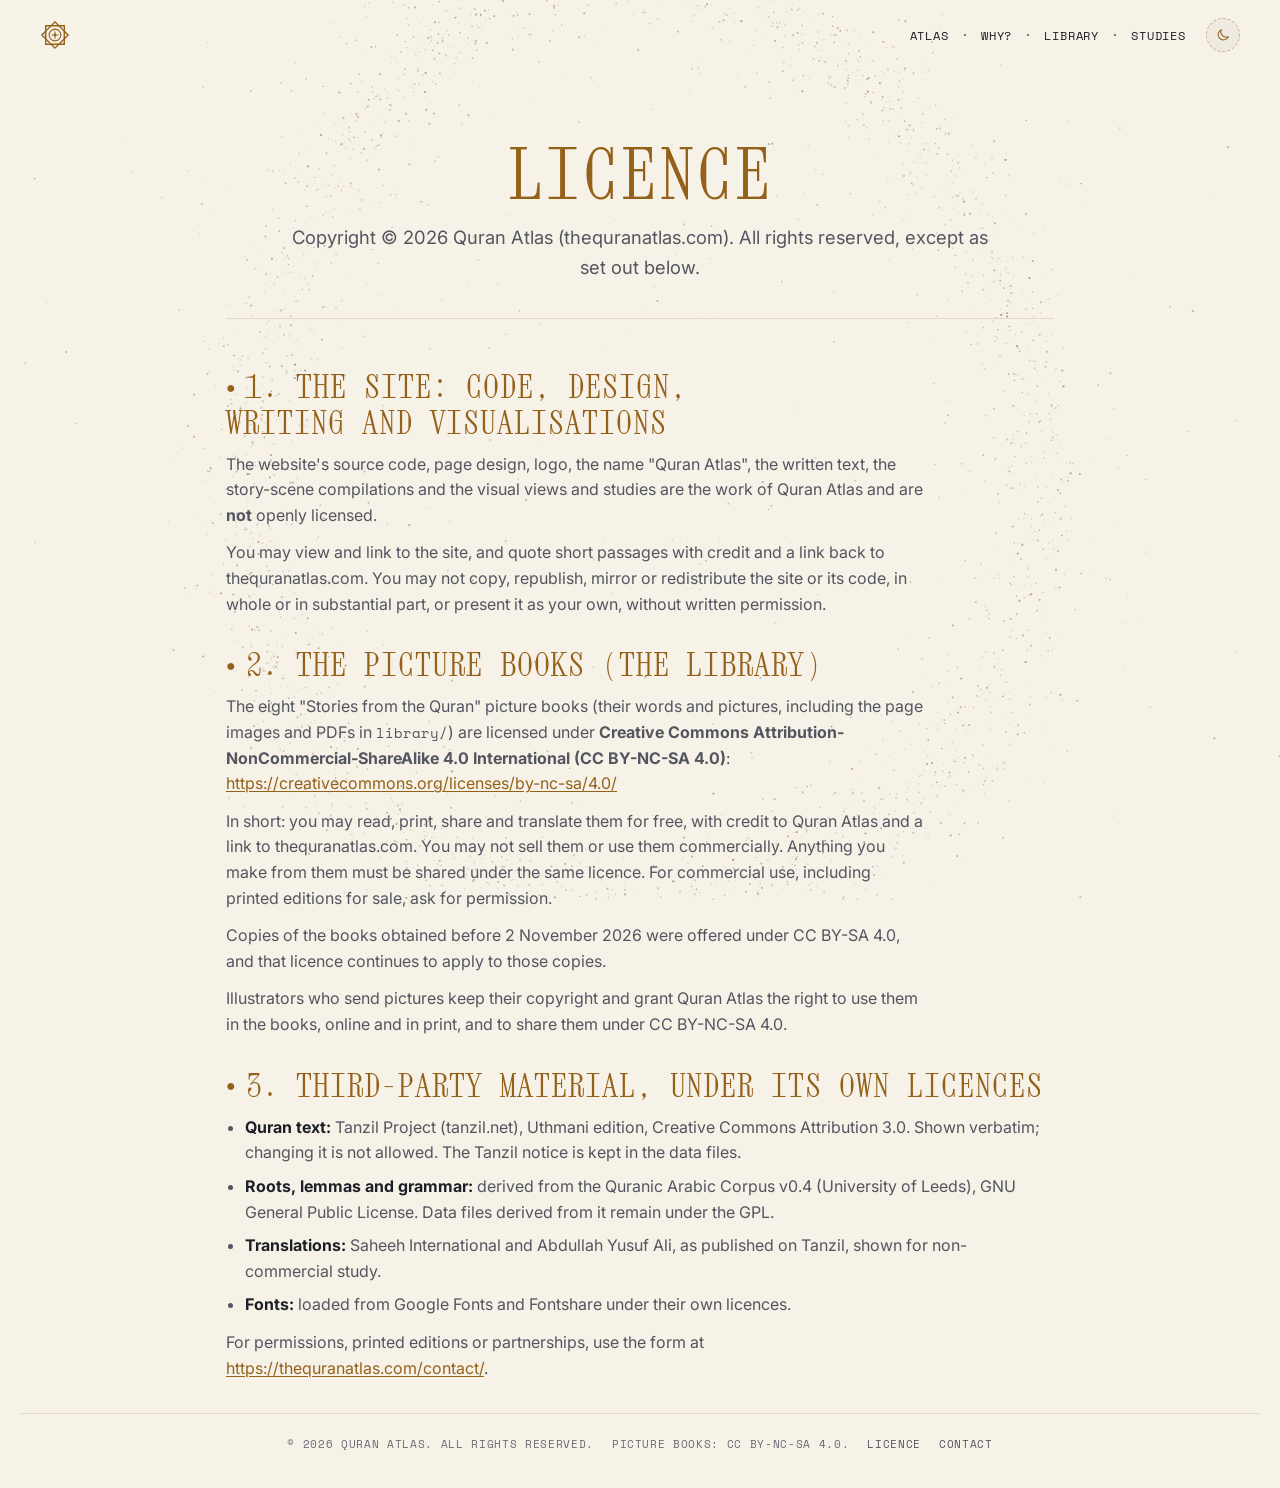
<file: licence/index.html>
<!doctype html>
<html lang="en">
<head>
<meta charset="utf-8">
<meta name="viewport" content="width=device-width,initial-scale=1,viewport-fit=cover">
<script>try{var t=localStorage.getItem('qa:theme');if(t==='light'||t==='dark')document.documentElement.dataset.theme=t}catch(e){}</script>
<meta name="theme-color" content="#f7f2e8" media="(prefers-color-scheme: light)">
<meta name="theme-color" content="#12141b" media="(prefers-color-scheme: dark)">
<link rel="icon" href="/favicon.ico" sizes="32x32">
<link rel="icon" href="/assets/icons/favicon.svg" type="image/svg+xml">
<link rel="apple-touch-icon" href="/assets/icons/apple-touch-icon.png">
<link rel="manifest" href="/site.webmanifest">
<style>
body{margin:0}img{max-width:100%}
</style>
<title>Licence · Quran Atlas</title>
<meta name="description" content="How the Quran Atlas, its Studies and its picture books may be used.">
<link rel="preconnect" href="https://fonts.googleapis.com">
<link rel="preconnect" href="https://fonts.gstatic.com" crossorigin>
<link rel="stylesheet" href="https://fonts.googleapis.com/css2?family=Xanh+Mono&family=Space+Mono:wght@400;700&family=Inter:wght@400;500;600&family=Amiri+Quran&family=Markazi+Text:wght@400;500;600;700&display=swap">
<link rel="stylesheet" href="https://api.fontshare.com/v2/css?f[]=general-sans@400,500,600&display=swap">
<style>
:root {
  --paper: var(--qa-bg); --leaf: var(--qa-surface); --ink: var(--qa-ink); --ink-2: var(--qa-ink2); --ink-3: var(--qa-ink3); --rule: var(--qa-line);
  --accent: var(--qa-accent); --chip: var(--qa-chip); --dark: var(--qa-plate); --dark-ink: var(--qa-plate-ink); --dark-ink-2: var(--qa-plate-ink-2); --mint: var(--qa-gilt);
  --f-display: "Xanh Mono", "Markazi Text", ui-monospace, monospace;
  --f-mono: "Space Mono", ui-monospace, Menlo, monospace;
  --f-ui: "General Sans", "Inter", system-ui, -apple-system, "Segoe UI", sans-serif;
  --f-ar: "Markazi Text", "Noto Naskh Arabic", "Geeza Pro", serif;
  --f-quran: "Amiri Quran", "Amiri", "Noto Naskh Arabic", serif;
}
* { box-sizing: border-box; }
html { -webkit-text-size-adjust: 100%; }
body { background: var(--paper); color: var(--ink); font-family: var(--f-ui); font-size: 1rem; line-height: 1.6; }
a { color: var(--accent); text-underline-offset: 2px; }
:focus-visible { outline: 2px solid var(--accent); outline-offset: 2px; }
.wrap { max-width: 860px; margin: 0 auto; padding: 0 max(16px, env(safe-area-inset-left, 0px)); }
h1, h2, h3 { font-family: var(--f-display); font-weight: 650; line-height: 1.1; margin: 0; letter-spacing: -.02em; text-wrap: balance; }
p { margin: 0; }
.hero { padding-block: 52px 30px; display: grid; gap: 12px; }
.hero h1 { font-size: clamp(2.4rem, 7vw, 3.5rem); letter-spacing: -.035em; font-weight: 700; }
.hero .ar { font-family: var(--f-ar); font-weight: 600; color: var(--accent); font-size: 2rem; line-height: 1.3; }
.lede { color: var(--ink-2); font-size: 1.15rem; max-width: 60ch; }
section { padding-block: 32px; border-top: 1px solid var(--rule); display: grid; gap: 16px; }
section > h2 { font-size: 1.85rem; }
.sub { color: var(--ink-2); max-width: 64ch; }
.cols { display: grid; grid-template-columns: repeat(auto-fit, minmax(240px, 1fr)); gap: 14px; }
.card { background: var(--leaf); border: 1px solid var(--rule); border-radius: 16px; padding: 20px; display: grid; gap: 6px; align-content: start; }
.card h3 { font-size: 1.25rem; }
.card p { color: var(--ink-2); }
.card.not { background: transparent; border-style: dashed; }
.steps { list-style: none; margin: 0; padding: 0; display: grid; gap: 14px; counter-reset: s; }
.steps li { display: grid; grid-template-columns: 2.2rem minmax(0, 1fr); gap: 14px; align-items: start; counter-increment: s; }
.steps li::before { content: counter(s); width: 2.2rem; height: 2.2rem; border-radius: 50%; display: grid; place-items: center; background: var(--ink); color: var(--paper); font-family: var(--f-display); font-weight: 600; font-size: 1rem; }
.steps b { display: block; font-size: 1.05rem; }
.steps span { color: var(--ink-2); }
.views { display: grid; border-top: 1px solid var(--rule); }
.view { display: grid; grid-template-columns: 9.5rem minmax(0, 1fr); gap: 4px 18px; padding: 16px 0; border-bottom: 1px solid var(--rule); }
.view .nm { display: grid; align-content: start; }
.view .nm a { font-family: var(--f-display); font-weight: 650; font-size: 1.2rem; line-height: 1.2; text-decoration: none; color: var(--ink); letter-spacing: -.01em; }
.view .nm a:hover { color: var(--accent); }
.view .nm .ar { font-family: var(--f-ar); color: var(--accent); font-size: 1.1rem; }
.view p { color: var(--ink-2); }
.view .try { margin-top: 4px; font-size: .9rem; color: var(--ink-3); }
.view .try b { color: var(--ink); font-weight: 600; }
@media (max-width: 560px) { .view { grid-template-columns: minmax(0, 1fr); } }
.plate { background: var(--dark); color: var(--dark-ink); border-radius: 20px; padding: 24px; display: grid; gap: 10px; align-content: start; }
.plate h3 { font-size: 1.4rem; }
.plate p { color: var(--dark-ink-2); }
.btns { display: flex; flex-wrap: wrap; gap: 10px; margin-top: 4px; }
.btn { display: inline-block; text-decoration: none; padding: 9px 16px; border-radius: 999px; font-weight: 600; font-size: .95rem; background: var(--mint); color: #0c0d0f; }
.btn.ghost { background: transparent; color: var(--dark-ink); border: 1px solid rgba(255, 255, 255, .22); }
.verse { background: var(--leaf); border: 1px solid var(--rule); border-radius: 16px; padding: 16px 18px; display: grid; gap: 6px; }
.verse .a { font-family: var(--f-quran); font-size: 1.5rem; line-height: 2; direction: rtl; text-align: right; }
.verse .e { color: var(--ink-2); }
.verse .r { font-size: .85rem; color: var(--ink-3); }
ul.plain { margin: 0; padding-inline-start: 1.2em; display: grid; gap: 8px; color: var(--ink-2); }
ul.plain b { color: var(--ink); }
footer { border-top: 1px solid var(--rule); padding-block: 22px 44px; color: var(--ink-3); font-size: .875rem; display: grid; gap: 6px; }

/* ---- byotone-inspired layer ---- */
body { background: transparent; }
h1, h2, h3, .view .nm a { font-family: var(--f-display); font-weight: 400; text-transform: uppercase; letter-spacing: .03em; }
.hero { text-align: center; justify-items: center; padding-block: 64px 36px; }
.hero h1 { color: var(--accent); font-weight: 400; letter-spacing: .04em; font-size: clamp(2.4rem, 7vw, 4.4rem); }
.hero .ar { color: var(--ink); opacity: .85; }
section > h2 { color: var(--accent); font-size: 2rem; }
section > h2::before { content: "● "; font-size: .5em; vertical-align: .35em; }
.card, .verse { background: var(--qa-card); border-radius: 18px; }
.card.not { background: transparent; border-style: dashed; }
.steps li::before { background: transparent; border: 1px solid var(--accent); color: var(--accent); font-family: var(--f-display); }
.plate { border: 1px solid var(--rule); }
.btn { font-family: var(--f-mono); font-size: .75rem; font-weight: 700; letter-spacing: .06em; text-transform: uppercase; background: var(--mint); color: var(--qa-plate); }
.btn.ghost { background: rgba(236, 231, 220, .05); color: var(--mint); border: 1px dashed rgba(233, 196, 127, .4); }
.view .try b { font-family: var(--f-mono); text-transform: uppercase; font-size: .75rem; letter-spacing: .06em; color: var(--accent); }
footer { font-size: .8rem; }

:is(h1, h2, h3, .ct, .vtitle, .sub, .mast-title)[lang="ar"], :is(h1, h2, h3) [lang="ar"] { font-family: var(--f-ar); text-transform: none; letter-spacing: 0; }
.form { display: grid; gap: 12px; }
.form label { display: grid; gap: 5px; font-size: .9rem; color: var(--ink-2); }
.form input, .form select, .form textarea { font: inherit; color: var(--ink); background: var(--qa-field); border: 1px solid var(--rule); border-radius: 10px; padding: 10px 12px; width: 100%; min-width: 0; }
.form textarea { min-height: 120px; resize: vertical; }
.form :focus { outline: 2px solid var(--accent); outline-offset: 0; }
.form .send { justify-self: start; font-family: var(--f-mono); font-size: .75rem; font-weight: 700; letter-spacing: .06em; text-transform: uppercase; background: var(--accent); color: var(--qa-on-accent); border: 0; border-radius: 999px; padding: 11px 20px; cursor: pointer; }
.hp { position: absolute !important; left: -10000px; width: 1px; height: 1px; overflow: hidden; }
.sent { border: 1px dashed var(--qa-accent-line); background: var(--qa-accent-tint); border-radius: 12px; padding: 12px 14px; }
.sent b { color: var(--accent); }
.card .tag { font-family: var(--f-mono); font-size: .6875rem; letter-spacing: .08em; text-transform: uppercase; color: var(--accent); }
#contact { scroll-margin-top: 20px; }
.legal { gap: 12px; } .legal h2 { margin-top: 18px; } .legal p { color: var(--ink-2); max-width: 70ch; } .legal code { font-family: var(--f-mono); font-size: .85em; }
</style>
<link rel="stylesheet" href="../assets/site.css">
<script src="../assets/site.js" defer></script>
</head>
<body>
<nav class="qa-nav" aria-label="Site"><div class="qa-nav-in"><a class="qa-brand" href="../" aria-label="Quran Atlas, home"><svg class="qa-mark" viewBox="0 0 64 64" fill="none" stroke="currentColor" aria-hidden="true"><path d="M32.00 4.00L60.00 32.00L32.00 60.00L4.00 32.00Z" stroke-width="3.0"/><path d="M51.80 12.20L51.80 51.80L12.20 51.80L12.20 12.20Z" stroke-width="3.0"/><circle cx="32" cy="32" r="12.5" stroke-width="2.4"/><path d="M32.00 21.50L33.84 30.16L42.50 32.00L33.84 33.84L32.00 42.50L30.16 33.84L21.50 32.00L30.16 30.16Z" fill="currentColor" stroke="none"/></svg></a><ul class="qa-links"><li><a href="../" data-ar="الأطلس">Atlas</a></li><li><a href="../why/" data-ar="لماذا؟">Why?</a></li><li><a href="../library/" data-ar="المكتبة">Library</a></li><li><a href="../studies/" data-ar="الدراسات">Studies</a></li></ul><button class="qa-theme" type="button" aria-label="Switch to night mode"><svg class="i-moon" viewBox="0 0 24 24" fill="none" stroke="currentColor" stroke-width="1.6" stroke-linecap="round" stroke-linejoin="round" aria-hidden="true"><path d="M20 14.5A8 8 0 0 1 9.5 4a8 8 0 1 0 10.5 10.5Z"/></svg><svg class="i-sun" viewBox="0 0 24 24" fill="none" stroke="currentColor" stroke-width="1.6" stroke-linecap="round" aria-hidden="true"><circle cx="12" cy="12" r="4.2"/><path d="M12 2.5v2.2M12 19.3v2.2M2.5 12h2.2M19.3 12h2.2M5.3 5.3l1.6 1.6M17.1 17.1l1.6 1.6M5.3 18.7l1.6-1.6M17.1 6.9l1.6-1.6"/></svg></button></div></nav>

<div class="wrap">
  <header class="hero">
    <h1>Licence</h1>
    <p class="lede">Copyright © 2026 Quran Atlas (thequranatlas.com). All rights reserved, except as set out below.</p>
  </header>
  <section class="legal">
<h2>1. The site: code, design, writing and visualisations</h2>
<p>The website's source code, page design, logo, the name "Quran Atlas", the written text, the story-scene compilations and the visual views and studies are the work of Quran Atlas and are <b>not</b> openly licensed.</p>
<p>You may view and link to the site, and quote short passages with credit and a link back to thequranatlas.com. You may not copy, republish, mirror or redistribute the site or its code, in whole or in substantial part, or present it as your own, without written permission.</p>
<h2>2. The picture books (the Library)</h2>
<p>The eight "Stories from the Quran" picture books (their words and pictures, including the page images and PDFs in <code>library/</code>) are licensed under <b>Creative Commons Attribution-NonCommercial-ShareAlike 4.0 International (CC BY-NC-SA 4.0)</b>: <a href="https://creativecommons.org/licenses/by-nc-sa/4.0/">https://creativecommons.org/licenses/by-nc-sa/4.0/</a></p>
<p>In short: you may read, print, share and translate them for free, with credit to Quran Atlas and a link to thequranatlas.com. You may not sell them or use them commercially. Anything you make from them must be shared under the same licence. For commercial use, including printed editions for sale, ask for permission.</p>
<p>Copies of the books obtained before 2 November 2026 were offered under CC BY-SA 4.0, and that licence continues to apply to those copies.</p>
<p>Illustrators who send pictures keep their copyright and grant Quran Atlas the right to use them in the books, online and in print, and to share them under CC BY-NC-SA 4.0.</p>
<h2>3. Third-party material, under its own licences</h2>
<ul class="plain"><li><b>Quran text:</b> Tanzil Project (tanzil.net), Uthmani edition, Creative Commons Attribution 3.0. Shown verbatim; changing it is not allowed. The Tanzil notice is kept in the data files.</li><li><b>Roots, lemmas and grammar:</b> derived from the Quranic Arabic Corpus v0.4 (University of Leeds), GNU General Public License. Data files derived from it remain under the GPL.</li><li><b>Translations:</b> Saheeh International and Abdullah Yusuf Ali, as published on Tanzil, shown for non-commercial study.</li><li><b>Fonts:</b> loaded from Google Fonts and Fontshare under their own licences.</li></ul>
<p>For permissions, printed editions or partnerships, use the form at <a href="https://thequranatlas.com/contact/">https://thequranatlas.com/contact/</a>.</p>
  </section>
</div>
<footer class="qa-legal"><span>© 2026 Quran Atlas. All rights reserved.</span><span>Picture books: CC BY-NC-SA 4.0.</span><a href="../licence/">Licence</a><a href="../contact/">Contact</a></footer>
</body>
</html>
</file>
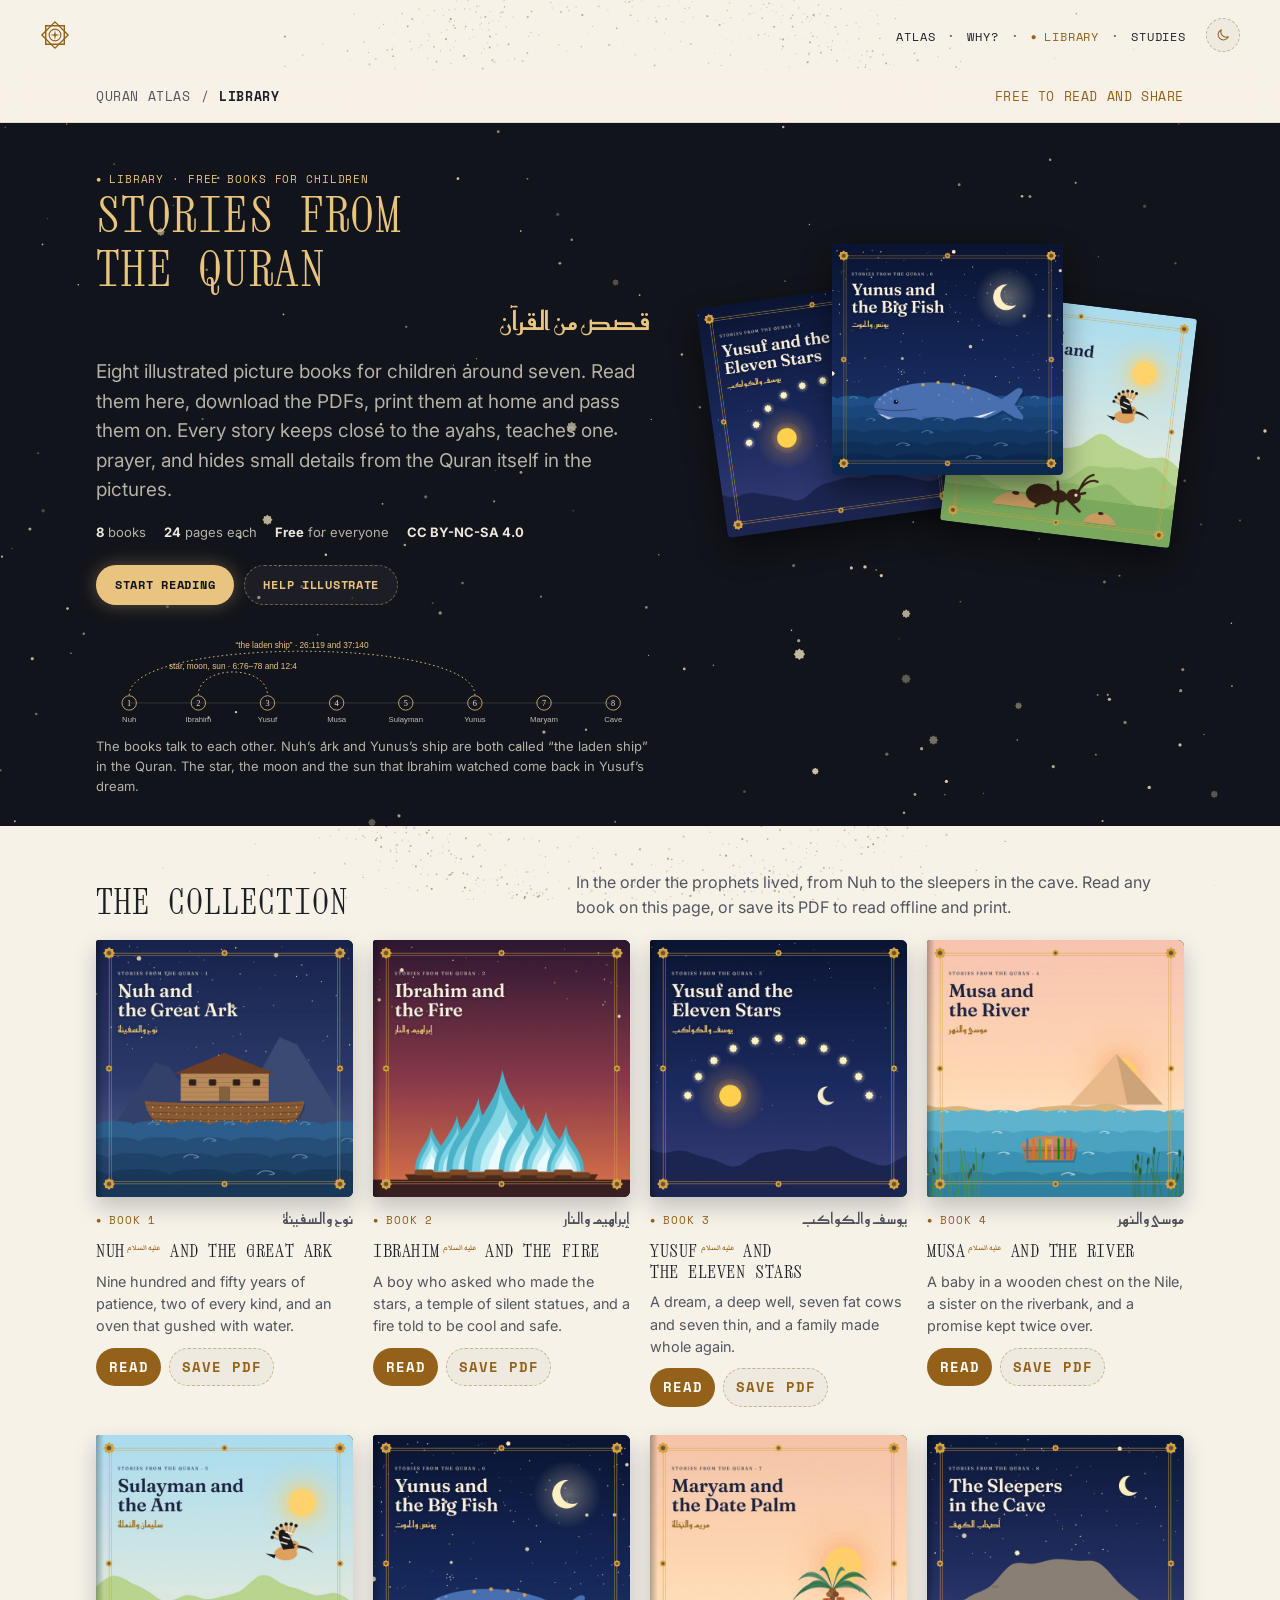
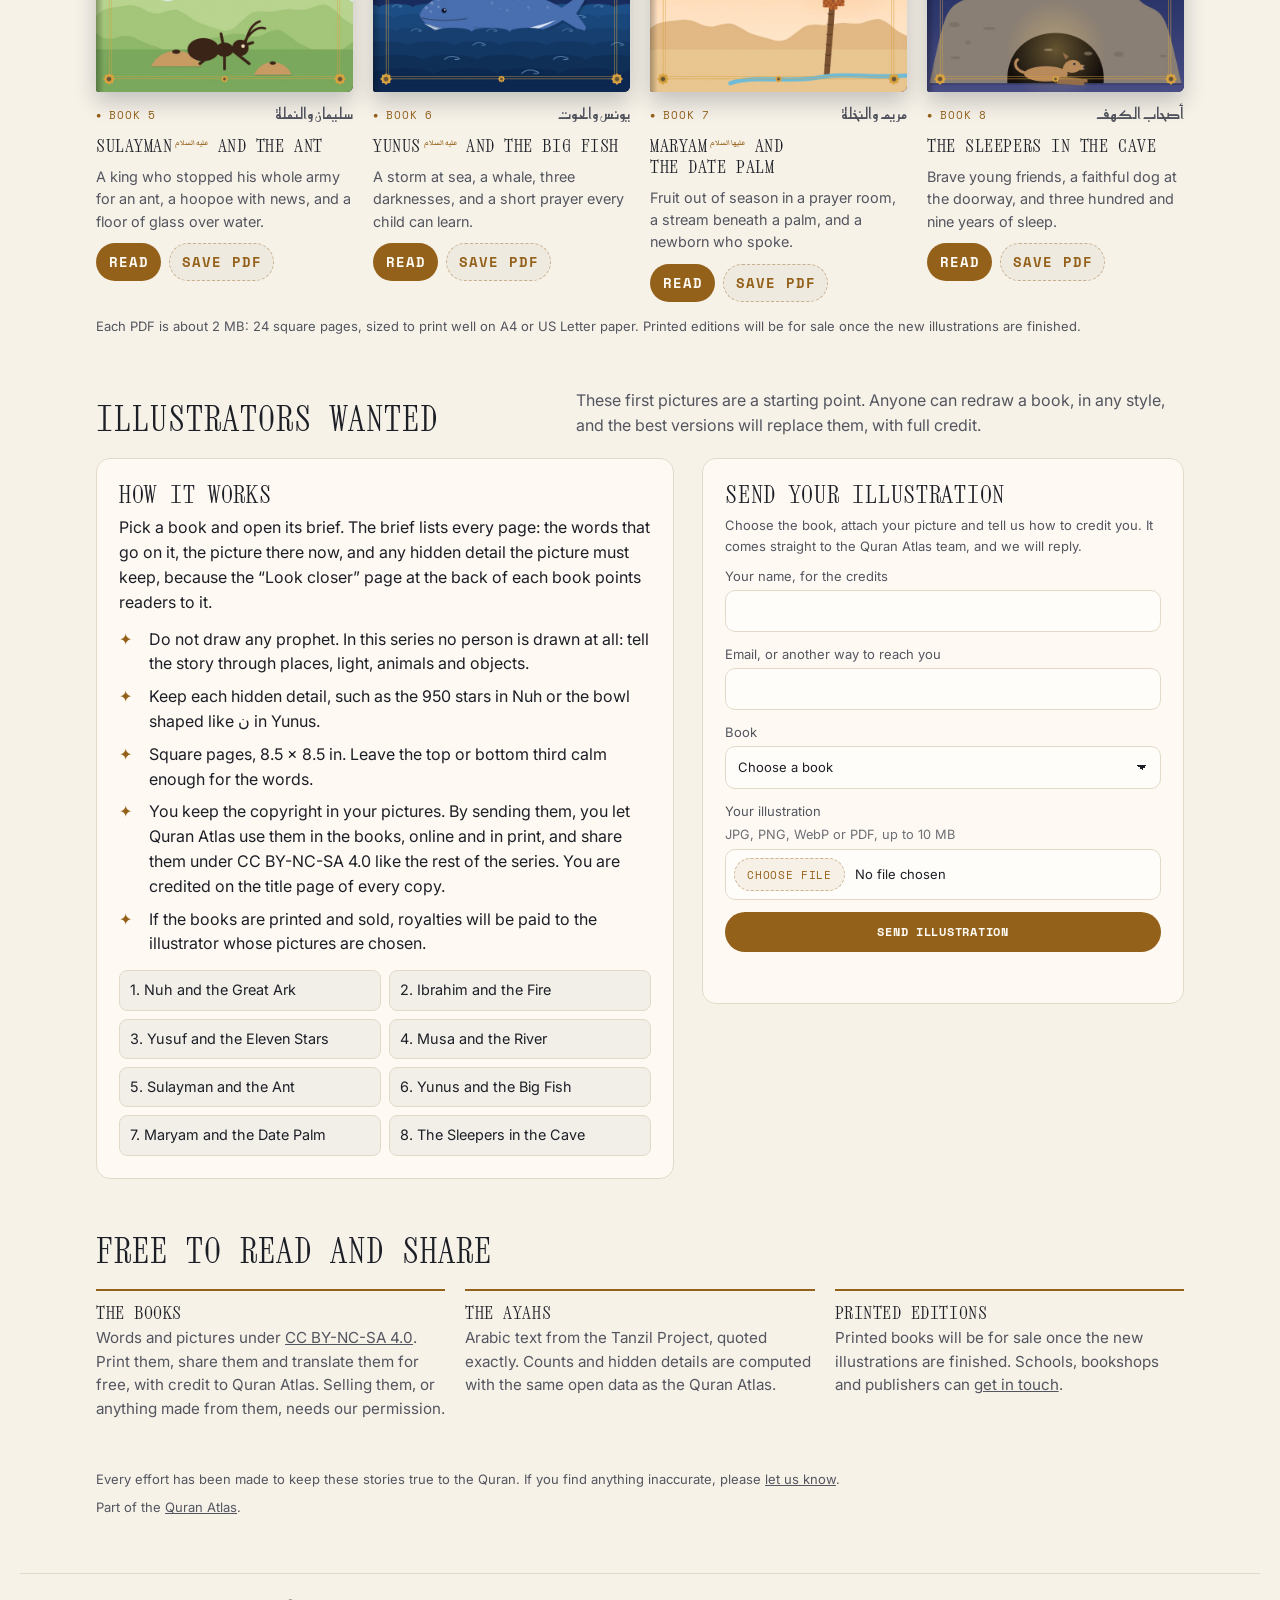
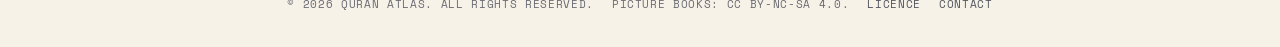
<file: stories/index.html>
<!doctype html>
<html lang="en">
<head>
<meta charset="utf-8">
<title>Library · Quran Atlas</title>
<meta name="robots" content="noindex">
<meta http-equiv="refresh" content="0; url=../library/">
<link rel="canonical" href="https://thequranatlas.com/library/">
<script>location.replace('../library/' + location.search + location.hash);</script>
</head>
<body><p>The picture books now live in the <a href="../library/">Library</a>.</p></body>
</html>
</file>
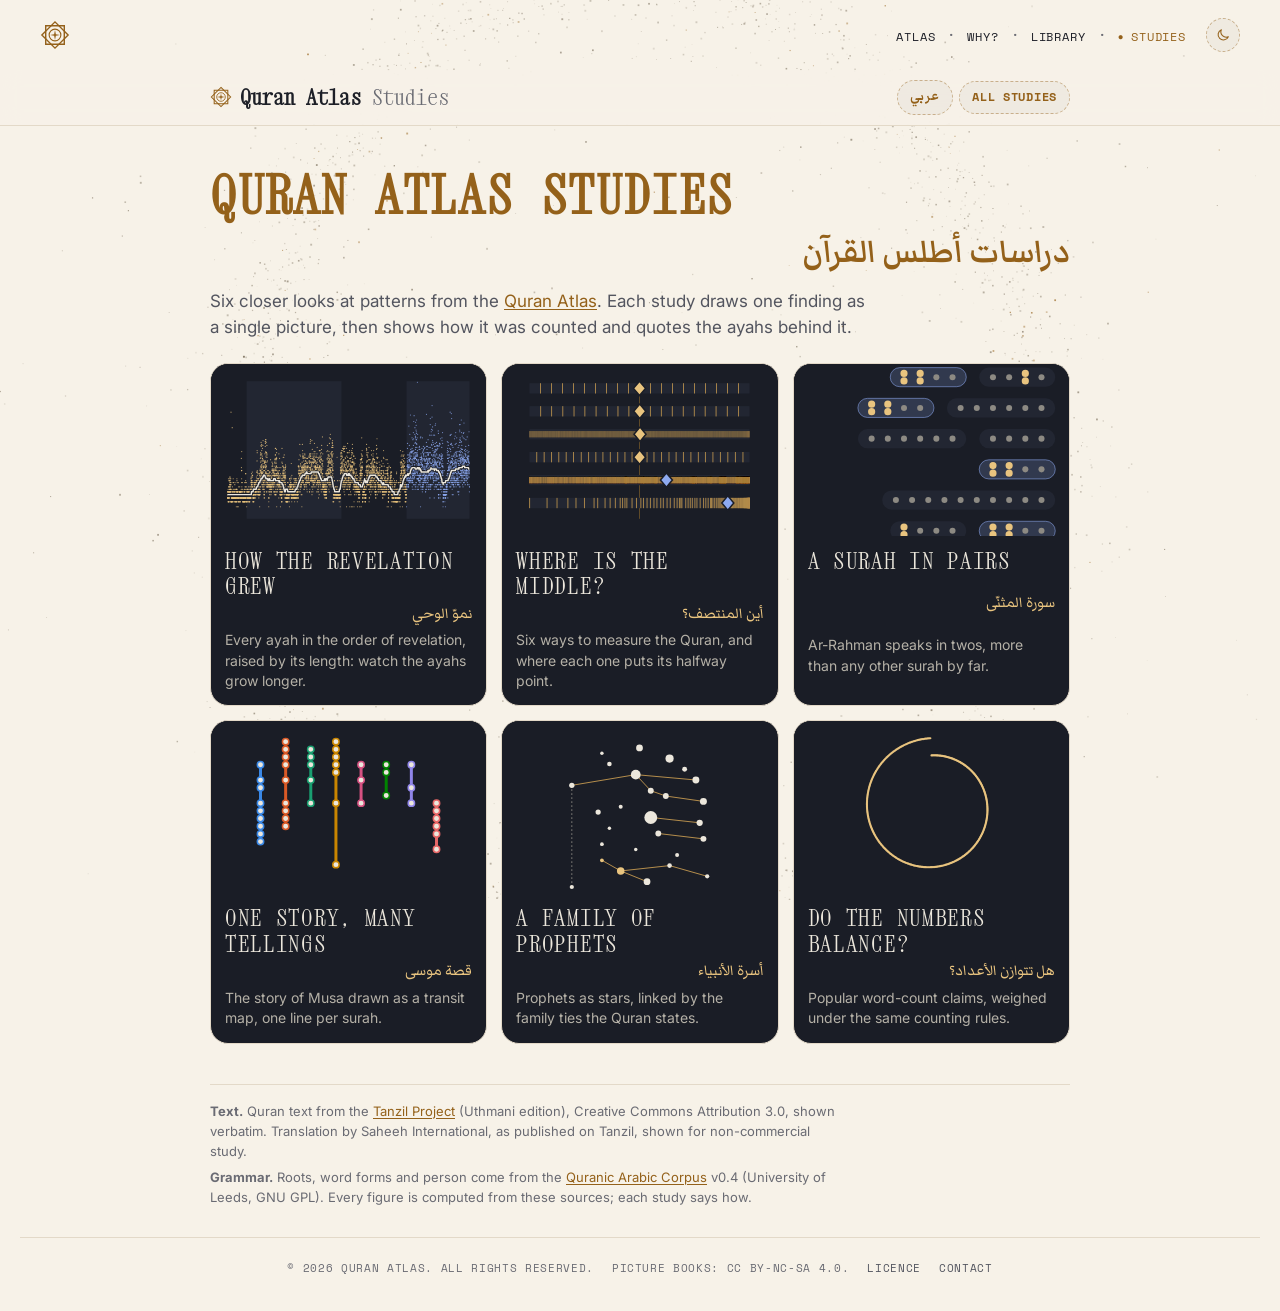
<file: studies/index.html>
<!doctype html>
<html lang="en">
<head>
<meta charset="utf-8">
<meta name="viewport" content="width=device-width,initial-scale=1,viewport-fit=cover">
<script>try{var t=localStorage.getItem('qa:theme');if(t==='light'||t==='dark')document.documentElement.dataset.theme=t}catch(e){}</script>
<meta name="theme-color" content="#f7f2e8" media="(prefers-color-scheme: light)">
<meta name="theme-color" content="#12141b" media="(prefers-color-scheme: dark)">
<link rel="icon" href="/favicon.ico" sizes="32x32">
<link rel="icon" href="/assets/icons/favicon.svg" type="image/svg+xml">
<link rel="apple-touch-icon" href="/assets/icons/apple-touch-icon.png">
<link rel="manifest" href="/site.webmanifest">
<style>
body{margin:0}img{max-width:100%}[hidden]:not([hidden=until-found i]){display:none!important}
</style>
<title>Quran Atlas Studies</title>
<meta name="description" content="Six deep studies from Quran Atlas, each drawn as an infographic.">
<link rel="preconnect" href="https://fonts.googleapis.com">
<link rel="preconnect" href="https://fonts.gstatic.com" crossorigin>
<link rel="stylesheet" href="https://fonts.googleapis.com/css2?family=Xanh+Mono&family=Space+Mono:wght@400;700&family=Inter:wght@400;500;600&family=Amiri+Quran&family=Markazi+Text:wght@400;500;600;700&display=swap">
<link rel="stylesheet" href="https://api.fontshare.com/v2/css?f[]=general-sans@400,500,600&display=swap">
<style>
/* Layout: a single reading column, like a folio. Each study opens with a title in both
   scripts, then a full-width "plate": the infographic drawn in gold on indigo, after the
   gold-on-blue folios of the Blue Quran. The plate keeps that look in both themes; the
   page around it follows the reader's theme. Notes, quotations and method follow the plate. */
:root {
  --paper: var(--qa-bg); --leaf: var(--qa-surface); --ink: var(--qa-ink); --ink-2: var(--qa-ink2); --ink-3: var(--qa-ink3); --rule: var(--qa-line);
  --gold: var(--qa-accent); --lapis: var(--qa-accent); --chip: var(--qa-chip); --scrim: var(--qa-scrim); --lift: var(--qa-lift);
  /* the plate: one look in both modes */
  --plate: var(--qa-plate); --plate-2: var(--qa-plate-2); --plate-edge: var(--qa-plate-edge); --plate-ink: var(--qa-plate-ink); --plate-ink-2: var(--qa-plate-ink-2); --plate-ink-3: var(--qa-plate-ink-3);
  --gilt: var(--qa-gilt); --gilt-2: var(--qa-gilt-2); --gilt-3: var(--qa-gilt-3); --azure: #8eaaf0; --azure-2: #4f67b5; --vermil: #e8735a;
  --c1: #3987e5; --c2: #d95926; --c3: #199e70; --c4: #c98500; --c5: #d55181; --c6: #008300; --c7: #9085e9; --c8: #e66767;
  --f-display: "Xanh Mono", "Markazi Text", "Noto Naskh Arabic", ui-monospace, monospace;
  --f-ui: "General Sans", "Inter", "Markazi Text", system-ui, -apple-system, "Segoe UI", sans-serif;
  --f-mono: "Space Mono", ui-monospace, Menlo, monospace;
  --f-ar: "Markazi Text", "Noto Naskh Arabic", "Geeza Pro", Tahoma, serif;
  --f-quran: "Amiri Quran", "Amiri", "Scheherazade New", "Noto Naskh Arabic", "Geeza Pro", serif;
  --s-1: .875rem; --s0: 1.0625rem; --s1: 1.1875rem; --s2: 1.625rem; --s3: 2.5rem; --s4: 3.25rem;
  --col: 860px;
}
* { box-sizing: border-box; }
html { -webkit-text-size-adjust: 100%; }
body { background: var(--paper); color: var(--ink); font-family: var(--f-ui); font-size: var(--s0); line-height: 1.55; font-variant-numeric: lining-nums;
  padding-left: max(16px, env(safe-area-inset-left, 0px)); padding-right: max(16px, env(safe-area-inset-right, 0px)); }
body::before { content: ""; position: fixed; inset: 0 0 auto; height: env(safe-area-inset-top, 0px); z-index: 10; background: var(--paper); }
.wrap { max-width: var(--col); margin: 0 auto; }
a { color: var(--lapis); text-underline-offset: 2px; }
button, select, input { font: inherit; color: inherit; }
:focus-visible { outline: 2px solid var(--gold); outline-offset: 2px; }
[lang="ar"] { font-family: var(--f-ar); }
.num { font-variant-numeric: lining-nums tabular-nums; }

/* top bar */
.bar { position: sticky; top: env(safe-area-inset-top, 0px); z-index: 5; background: var(--paper); border-bottom: 1px solid var(--rule);
  margin-inline: calc(-1 * max(16px, env(safe-area-inset-left, 0px))); padding-inline: max(16px, env(safe-area-inset-left, 0px)); }
.bar-in { max-width: var(--col); margin: 0 auto; display: flex; align-items: center; justify-content: space-between; gap: 12px; padding-block: 10px; }
.brand { display: flex; align-items: center; gap: 8px; text-decoration: none; color: var(--ink); font-family: var(--f-display); font-weight: 600; font-size: 1.35rem; line-height: 1; }
.brand svg { width: 22px; height: 22px; color: var(--gold); flex: none; }
.brand span { color: var(--ink-3); font-weight: 500; }
.bar-nav { display: flex; gap: 6px; align-items: center; }
.pill { background: var(--chip); border: 0; border-radius: 999px; padding: 6px 12px; cursor: pointer; font-size: var(--s-1); color: var(--ink); text-decoration: none; white-space: nowrap; }

/* cover */
.cover { padding-block: 26px 40px; display: grid; gap: 22px; }
.cover-head { padding-top: 18px; display: grid; gap: 8px; }
.cover h1 { font-family: var(--f-display); font-weight: 600; font-size: var(--s4); line-height: .95; margin: 0; text-wrap: balance; }
.cover .ar-title { font-family: var(--f-display); font-weight: 600; color: var(--gold); font-size: calc(var(--s4) * .78); line-height: 1.3; }
.cover p.lede { margin: 0; color: var(--ink-2); max-width: 60ch; }
.cards { display: grid; grid-template-columns: repeat(auto-fill, minmax(min(100%, 230px), 1fr)); gap: 14px; }
@media (max-width: 560px) { .cards { grid-template-columns: 1fr 1fr; gap: 10px; } .card .ct { font-size: 1.15rem; } .card .cd { display: none; } .card .cb { padding: 9px 10px 11px; } }
.card { display: grid; grid-template-rows: auto 1fr; background: var(--plate); color: var(--plate-ink); border-radius: 14px; overflow: hidden; text-decoration: none; border: 1px solid var(--plate-edge); }
.card canvas { display: block; width: 100%; aspect-ratio: 16 / 10; }
.card .cb { padding: 12px 14px 14px; display: grid; gap: 3px; }
.card .ct { font-family: var(--f-display); font-weight: 600; font-size: 1.45rem; line-height: 1.1; }
.card .ca { font-family: var(--f-ar); color: var(--gilt); font-size: 1.15rem; line-height: 1.4; }
.card .cd { color: var(--plate-ink-2); font-size: var(--s-1); line-height: 1.45; }
.card .soon { font-size: .75rem; letter-spacing: .07em; text-transform: uppercase; color: var(--gilt); }
.card.off { pointer-events: none; }
.card.off canvas { opacity: .45; }

/* study */
.study { padding-block: 20px 40px; display: grid; gap: 18px; }
.s-head { display: grid; gap: 6px; }
.kicker { font-size: .8125rem; letter-spacing: .08em; text-transform: uppercase; color: var(--ink-3); display: flex; gap: 10px; align-items: baseline; flex-wrap: wrap; }
.kicker .ar { font-family: var(--f-ar); color: var(--gold); letter-spacing: 0; text-transform: none; font-size: 1.15rem; }
.s-title { font-family: var(--f-display); font-weight: 600; font-size: var(--s3); line-height: 1; margin: 0; text-wrap: balance; }
.thesis { margin: 0; font-size: var(--s1); line-height: 1.5; color: var(--ink-2); max-width: 58ch; }
.plate { position: relative; background: var(--plate); color: var(--plate-ink); border-radius: 16px; border: 1px solid var(--plate-edge); padding: 14px; overflow: hidden; }
.plate canvas, .plate svg { display: block; max-width: 100%; margin-inline: auto; }
.plate .p-cap { display: flex; flex-wrap: wrap; justify-content: space-between; gap: 4px 12px; font-size: var(--s-1); color: var(--plate-ink-2); margin-top: 10px; }
.p-legend { display: flex; flex-wrap: wrap; gap: 6px 16px; font-size: var(--s-1); color: var(--plate-ink-2); margin-bottom: 8px; }
.p-legend .k { display: inline-flex; align-items: center; gap: 7px; }
.p-legend .sw { width: 11px; height: 11px; border-radius: 50%; flex: none; }
.p-controls { display: flex; flex-wrap: wrap; gap: 10px 14px; align-items: center; margin-top: 10px; }
.p-btn { background: var(--plate-2); color: var(--plate-ink); border: 1px solid var(--plate-edge); border-radius: 999px; padding: 7px 14px; cursor: pointer; font-size: var(--s-1); }
.p-btn[aria-pressed="true"] { background: var(--gilt); color: var(--plate); border-color: var(--gilt); }
.p-range { flex: 1 1 180px; accent-color: var(--gilt); min-width: 0; }
.p-readout { font-size: var(--s-1); color: var(--plate-ink-2); font-variant-numeric: lining-nums tabular-nums; min-width: 0; }
.p-pick { margin-top: 10px; border-top: 1px solid var(--plate-edge); padding-top: 10px; display: grid; gap: 4px; min-height: 52px; font-size: var(--s-1); color: var(--plate-ink-2); }
.p-pick b { color: var(--plate-ink); font-weight: 700; }
.p-pick .tr { color: var(--plate-ink); font-size: var(--s0); line-height: 1.5; }
.p-pick .lnk { background: none; border: 0; padding: 0; color: var(--gilt); cursor: pointer; text-decoration: underline; text-underline-offset: 3px; justify-self: start; font-size: var(--s-1); }
.tip { position: absolute; z-index: 3; pointer-events: none; background: var(--plate-ink); color: var(--plate); border-radius: 7px; padding: 5px 9px; font-size: var(--s-1); line-height: 1.35; max-width: 240px; box-shadow: 0 4px 14px rgba(0,0,0,.3); }

.sub { font-family: var(--f-display); font-weight: 600; font-size: var(--s2); line-height: 1.15; margin: 10px 0 -6px; text-wrap: balance; }
.notes { display: grid; gap: 10px; max-width: 64ch; color: var(--ink-2); }
.notes p { margin: 0; }
.notes b { color: var(--ink); font-weight: 700; }
.callouts { display: grid; grid-template-columns: repeat(auto-fit, minmax(220px, 1fr)); gap: 12px; }
.callout { border-top: 2px solid var(--gold); padding-top: 8px; display: grid; gap: 2px; }
.callout .big { font-size: 2.1rem; font-weight: 700; line-height: 1.05; color: var(--ink); }
.callout .what { color: var(--ink-2); font-size: var(--s-1); line-height: 1.45; }

/* small multiples */
.seasons { display: grid; grid-template-columns: 8.5rem repeat(4, minmax(0, 1fr)); gap: 0; font-size: var(--s-1); border-top: 1px solid var(--rule); }
.seasons > div { padding: 8px 6px; border-bottom: 1px solid var(--rule); min-width: 0; }
.seasons .h { font-weight: 700; color: var(--ink); line-height: 1.25; }
.seasons .m { color: var(--ink-2); }
.seasons .v { display: grid; gap: 4px; }
.seasons .v b { font-weight: 700; font-variant-numeric: lining-nums tabular-nums; }
.seasons .v i { display: block; height: 7px; border-radius: 0; border-start-end-radius: 3px; border-end-end-radius: 3px; background: var(--gold); min-width: 2px; font-style: normal; }
.seasons .v i.az { background: var(--lapis); }
@media (max-width: 560px) { .seasons { grid-template-columns: 6.2rem repeat(4, minmax(0, 1fr)); } .seasons > div { padding: 7px 4px; } }

/* quotations */
.quote { background: var(--leaf); border-radius: 12px; padding: 14px 16px; display: grid; gap: 8px; }
.quote .qa { font-family: var(--f-quran); font-size: 1.45rem; line-height: 2.05; direction: rtl; text-align: right; margin: 0; }
.quote .qe { margin: 0; font-size: var(--s0); line-height: 1.55; }
.quote .qr { font-size: var(--s-1); color: var(--ink-3); }
.quote .qr button { background: none; border: 0; padding: 0; color: var(--lapis); text-decoration: underline; text-underline-offset: 2px; cursor: pointer; font-size: inherit; }
.method { font-size: var(--s-1); color: var(--ink-3); max-width: 70ch; border-top: 1px solid var(--rule); padding-top: 10px; display: grid; gap: 6px; }
.method p { margin: 0; }
.runners { list-style: none; margin: 0; padding: 0; display: grid; gap: 4px; font-size: var(--s-1); color: var(--ink-2); }
.runners b { color: var(--ink); }
.pairs { display: grid; grid-template-columns: repeat(auto-fill, minmax(190px, 1fr)); gap: 10px; }
.pair { position: relative; display: grid; gap: 4px; text-align: start; background: var(--plate); color: var(--plate-ink); border: 1px solid var(--plate-edge); border-radius: 12px; padding: 14px 14px 12px; cursor: pointer; font: inherit; }
.pair:hover { border-color: var(--gilt-2); }
.pair .twin { width: 8px; height: 8px; border-radius: 50%; background: var(--gilt); box-shadow: 0 9px 0 var(--gilt); margin-bottom: 9px; }
.pair .pa { font-family: var(--f-quran); font-size: 1.4rem; line-height: 1.9; color: var(--gilt); text-align: right; }
.pair .pe { font-size: var(--s0); line-height: 1.35; }
.pair .pr { font-size: var(--s-1); color: var(--plate-ink-3); }
@media (max-width: 560px) { .pairs { grid-template-columns: 1fr 1fr; } .pair .pa { font-size: 1.2rem; } }
.metro svg { display: block; margin-inline: auto; overflow: visible; font-family: var(--f-ui); }
.metro .m-head, .metro .m-st, .metro .m-stop { cursor: pointer; outline: none; }
.metro .m-head:focus-visible circle, .metro .m-stop:focus-visible { stroke: var(--plate-ink); stroke-width: 3; }
.metro .m-st:focus-visible text, .metro .m-st:hover text { fill: var(--gilt); }
.metro .m-stop:hover { stroke-width: 4; }
.m-btns { display: flex; flex-wrap: wrap; gap: 6px 14px; }
.fam { display: grid; gap: 12px; }
@media (min-width: 760px) { .fam { grid-template-columns: minmax(0, 1fr) 280px; align-items: start; } .fam-pick { position: sticky; top: 70px; border-top: 0; border-inline-start: 1px solid var(--plate-edge); padding: 0; padding-inline-start: 14px; margin: 0; } }
.sky svg { display: block; margin-inline: auto; overflow: visible; font-family: var(--f-ui); }
.sky .star { cursor: pointer; outline: none; }
.sky .star:hover text, .sky .star:focus-visible text { fill: var(--gilt); }
.fam-name { font-size: var(--s1); color: var(--plate-ink); }
.fam-ar { font-family: var(--f-ar); color: var(--gilt); font-size: 1.25rem; }
.fam-strip { width: 100%; height: 22px; display: block; margin-top: 4px; }
.fam-axis { display: flex; justify-content: space-between; font-size: .75rem; color: var(--plate-ink-3); }
.tie-list { display: grid; grid-template-columns: repeat(auto-fill, minmax(260px, 1fr)); gap: 10px; }
.tie { display: grid; gap: 4px; background: var(--leaf); border-radius: 12px; padding: 12px 14px; font-size: var(--s-1); line-height: 1.45; color: var(--ink-2); border-inline-start: 3px solid var(--gold); }
.tie.trad { border-inline-start-style: dotted; }
.tie b { color: var(--ink); font-size: var(--s0); }
.tie .lnk2 { justify-self: start; background: none; border: 0; padding: 0; color: var(--lapis); text-decoration: underline; text-underline-offset: 2px; cursor: pointer; font-size: inherit; }
.rulebar { position: sticky; z-index: 4; background: var(--paper); padding-block: 8px; margin-inline: -4px; padding-inline: 4px; border-bottom: 1px solid var(--rule); display: grid; gap: 6px; }
.rb-row { display: grid; grid-template-columns: repeat(3, minmax(0, 1fr)); gap: 6px; }
.rb { display: flex; align-items: center; gap: 8px; text-align: start; background: var(--leaf); color: var(--ink); border: 1px solid var(--rule); border-radius: 10px; padding: 8px 10px; cursor: pointer; font: inherit; font-size: var(--s-1); line-height: 1.2; }
.rb .n, .board .n { flex: none; width: 20px; height: 20px; border-radius: 50%; display: inline-grid; place-items: center; font-size: .75rem; font-weight: 700; background: var(--chip); color: var(--ink-2); }
.rb[aria-pressed="true"] { background: var(--plate); color: var(--plate-ink); border-color: var(--gilt-2); }
.rb[aria-pressed="true"] .n { background: var(--gilt); color: var(--plate); }
.rb-note { margin: 0; font-size: var(--s-1); color: var(--ink-2); line-height: 1.4; }
.scales { display: grid; grid-template-columns: repeat(auto-fill, minmax(230px, 1fr)); gap: 10px; }
.scale { margin: 0; background: var(--plate); border-radius: 14px; padding: 12px 10px 12px; display: grid; gap: 4px; justify-items: center; color: var(--plate-ink); }
.scale svg { width: 100%; max-width: 240px; height: auto; display: block; overflow: visible; font-family: var(--f-ui); }
.scale .beam, .scale .pan { transition: transform .7s cubic-bezier(.4, 0, .2, 1); }
@media (prefers-reduced-motion: reduce) { .scale .beam, .scale .pan { transition: none; } }
.sc-ar { font-family: var(--f-ar); color: var(--gilt); font-size: 1.2rem; display: flex; gap: 8px; }
.sc-dot { color: var(--plate-ink-3); }
.sc-status { font-size: var(--s-1); color: var(--plate-ink-2); }
.sc-status.ok { color: var(--gilt); font-weight: 700; }
.board { display: grid; grid-template-columns: minmax(7rem, 1.3fr) repeat(3, minmax(0, 1fr)); font-size: var(--s-1); border-top: 1px solid var(--rule); }
.board > * { padding: 8px 6px; border-bottom: 1px solid var(--rule); min-width: 0; }
.board .bh { font-weight: 700; color: var(--ink); line-height: 1.25; }
.board .bh.col { background: none; border: 0; border-bottom: 1px solid var(--rule); text-align: start; cursor: pointer; font: inherit; font-weight: 700; color: var(--ink-2); display: flex; gap: 6px; align-items: flex-start; }
.board .bh.col.on { color: var(--ink); box-shadow: inset 0 -3px 0 var(--gold); }
.board .bh.col.on .n { background: var(--gold); color: var(--paper); }
.board .bm { color: var(--ink); }
.board .bc { display: flex; gap: 6px; align-items: baseline; color: var(--ink-3); font-variant-numeric: lining-nums tabular-nums; }
.board .bc.on { background: var(--chip); }
.board .bc .mk { width: 1em; flex: none; }
.board .bc.ok { color: var(--ink); }
.board .bc.ok .mk { color: var(--gold); font-weight: 700; }
.board .tot { font-weight: 700; color: var(--ink); }
@media (max-width: 560px) { .rb { flex-direction: column; align-items: flex-start; gap: 4px; padding: 7px 8px; } .board { grid-template-columns: 6.5rem repeat(3, minmax(0, 1fr)); } .board .bh.col { flex-direction: column; } .board .bc { flex-direction: column; gap: 0; } }
.pager { display: flex; justify-content: space-between; gap: 12px; border-top: 1px solid var(--rule); padding-top: 14px; }
.pager a { display: grid; gap: 2px; text-decoration: none; color: var(--ink); max-width: 48%; }
.pager a .d { font-size: .75rem; letter-spacing: .07em; text-transform: uppercase; color: var(--ink-3); }
.pager a .t { font-family: var(--f-display); font-weight: 600; font-size: 1.3rem; line-height: 1.1; }
.pager a.next { text-align: end; margin-inline-start: auto; }

/* ayah sheet */
.scrim { position: fixed; inset: 0; background: var(--scrim); z-index: 20; }
.sheet { position: fixed; z-index: 21; left: 0; right: 0; bottom: 0; max-height: min(80vh, 760px); overflow-y: auto; overscroll-behavior: contain; background: var(--leaf);
  box-shadow: var(--lift); border-radius: 16px 16px 0 0; padding: 12px max(18px, env(safe-area-inset-right, 0px)) calc(18px + env(safe-area-inset-bottom, 0px)) max(18px, env(safe-area-inset-left, 0px)); }
.sheet-in { max-width: 720px; margin: 0 auto; display: grid; gap: 10px; }
.sheet-head { display: flex; align-items: flex-start; gap: 12px; }
.sheet-head > div { flex: 1; min-width: 0; }
.sheet-ref { font-family: var(--f-display); font-weight: 600; font-size: 2rem; line-height: 1; }
.sheet-name { color: var(--ink-2); font-size: var(--s-1); margin-top: 4px; }
.x { background: var(--chip); border: 0; border-radius: 999px; width: 36px; height: 36px; cursor: pointer; font-size: 20px; line-height: 1; color: var(--ink-2); flex: none; }
.sv { display: grid; gap: 4px; padding-bottom: 10px; border-bottom: 1px solid var(--rule); }
.sv .a { font-family: var(--f-quran); font-size: 1.5rem; line-height: 2.1; direction: rtl; text-align: right; margin: 0; }
.sv .a .end { color: var(--gold); white-space: nowrap; }
.sv .e { margin: 0; line-height: 1.55; }
.sv .e .n { color: var(--gold); font-weight: 700; margin-inline-end: 6px; }
.trby { font-size: .8125rem; color: var(--ink-3); }
.loading { color: var(--ink-3); font-size: var(--s-1); }

footer.credits { border-top: 1px solid var(--rule); padding-block: 16px 30px; color: var(--ink-3); font-size: .8125rem; display: grid; gap: 6px; }
footer.credits p { margin: 0; max-width: 80ch; }
@media (max-width: 520px) { :root { --s3: 2.15rem; --s4: 2.75rem; } .plate { padding: 10px; margin-inline: -6px; border-radius: 12px; } }
@media (prefers-reduced-motion: reduce) { * { scroll-behavior: auto !important; } }
/* charts keep their own left-to-right geometry; their Arabic labels are placed explicitly */
svg { direction: ltr; }
/* Arabic reading mode */
html[lang="ar"] body { font-family: var(--f-ar); font-size: 1.1875rem; line-height: 1.75; }
html[lang="ar"] * { letter-spacing: 0 !important; }
html[lang="ar"] .thesis { font-size: 1.3125rem; line-height: 1.75; }
html[lang="ar"] .p-legend, html[lang="ar"] .p-readout, html[lang="ar"] .p-pick, html[lang="ar"] .callout .what, html[lang="ar"] .method, html[lang="ar"] .rb-note, html[lang="ar"] .board, html[lang="ar"] .tie, html[lang="ar"] .runners { font-size: 1.0625rem; line-height: 1.65; }
html[lang="ar"] .callout .big { font-family: var(--f-display); font-size: 2.6rem; line-height: 1.1; }
html[lang="ar"] .kicker { font-size: 1rem; }
html[lang="ar"] .kicker .en, html[lang="ar"] .card .ca.en, html[lang="ar"] .cover .ar-title.en { font-family: var(--f-display); }
html[lang="ar"] .qe, html[lang="ar"] .sv .e, html[lang="ar"] .trby { display: none; }
html[lang="ar"] .tip { font-size: 1rem; }
.p-pick .tr.qt { font-family: var(--f-quran); font-size: 1.35rem; line-height: 2.05; direction: rtl; text-align: right; }
#lang-btn { font-family: var(--f-ar); font-size: 1rem; padding-block: 4px; }
html[lang="ar"] #lang-btn { font-family: var(--f-ui); font-size: var(--s-1); padding-block: 6px; }

/* ---- byotone-inspired layer ---- */
body { background: transparent; }
h1, h2, .card .ct { font-family: var(--f-display); font-weight: 400; text-transform: uppercase; letter-spacing: .03em; }
h1 { color: var(--gold); }
html[lang="ar"] h1, html[lang="ar"] h2, html[lang="ar"] .card .ct { font-family: var(--f-ar); text-transform: none; letter-spacing: 0; font-weight: 600; }
.bar { background: var(--qa-glass); -webkit-backdrop-filter: blur(10px); backdrop-filter: blur(10px); }
.bar-nav button, .bar-nav a { font-family: var(--f-mono); font-size: .75rem; font-weight: 700; letter-spacing: .06em; text-transform: uppercase; color: var(--gold); background: var(--qa-chip-soft); border: 1px dashed var(--qa-accent-line); border-radius: 999px; }
.card { border: 1px solid var(--rule); border-radius: 18px; transition: border-color .15s, transform .15s; }
.card:hover { border-color: var(--qa-accent-line-hi); }
.plate { border-radius: 18px; }

:is(h1, h2, h3, .ct, .vtitle, .sub, .mast-title)[lang="ar"], :is(h1, h2, h3) [lang="ar"] { font-family: var(--f-ar); text-transform: none; letter-spacing: 0; }
.cover .ar-title[lang="ar"] { font-family: var(--f-ar); letter-spacing: 0; }
html[lang="ar"] :is(h1, h2, .card .ct) { font-family: var(--f-ar); text-transform: none; letter-spacing: 0; font-weight: 600; }
</style>
<link rel="stylesheet" href="../assets/site.css">
<script src="../assets/site.js" defer></script>
</head>
<body>
<nav class="qa-nav" aria-label="Site"><div class="qa-nav-in"><a class="qa-brand" href="../" aria-label="Quran Atlas, home"><svg class="qa-mark" viewBox="0 0 64 64" fill="none" stroke="currentColor" aria-hidden="true"><path d="M32.00 4.00L60.00 32.00L32.00 60.00L4.00 32.00Z" stroke-width="3.0"/><path d="M51.80 12.20L51.80 51.80L12.20 51.80L12.20 12.20Z" stroke-width="3.0"/><circle cx="32" cy="32" r="12.5" stroke-width="2.4"/><path d="M32.00 21.50L33.84 30.16L42.50 32.00L33.84 33.84L32.00 42.50L30.16 33.84L21.50 32.00L30.16 30.16Z" fill="currentColor" stroke="none"/></svg></a><ul class="qa-links"><li><a href="../" data-ar="الأطلس">Atlas</a></li><li><a href="../why/" data-ar="لماذا؟">Why?</a></li><li><a href="../library/" data-ar="المكتبة">Library</a></li><li><a href="../studies/" data-ar="الدراسات" aria-current="page">Studies</a></li></ul><button class="qa-theme" type="button" aria-label="Switch to night mode"><svg class="i-moon" viewBox="0 0 24 24" fill="none" stroke="currentColor" stroke-width="1.6" stroke-linecap="round" stroke-linejoin="round" aria-hidden="true"><path d="M20 14.5A8 8 0 0 1 9.5 4a8 8 0 1 0 10.5 10.5Z"/></svg><svg class="i-sun" viewBox="0 0 24 24" fill="none" stroke="currentColor" stroke-width="1.6" stroke-linecap="round" aria-hidden="true"><circle cx="12" cy="12" r="4.2"/><path d="M12 2.5v2.2M12 19.3v2.2M2.5 12h2.2M19.3 12h2.2M5.3 5.3l1.6 1.6M17.1 17.1l1.6 1.6M5.3 18.7l1.6-1.6M17.1 6.9l1.6-1.6"/></svg></button></div></nav>

<header class="bar">
  <div class="bar-in">
    <a class="brand" href="#contents" aria-label="Quran Atlas Studies, contents"><svg class="bar-mark" viewBox="0 0 64 64" fill="none" stroke="currentColor" aria-hidden="true"><path d="M32.00 4.00L60.00 32.00L32.00 60.00L4.00 32.00Z" stroke-width="3.0"/><path d="M51.80 12.20L51.80 51.80L12.20 51.80L12.20 12.20Z" stroke-width="3.0"/><circle cx="32" cy="32" r="12.5" stroke-width="2.4"/><path d="M32.00 21.50L33.84 30.16L42.50 32.00L33.84 33.84L32.00 42.50L30.16 33.84L21.50 32.00L30.16 30.16Z" fill="currentColor" stroke="none"/></svg>
      <b id="brand-t" style="font-weight:inherit">Quran Atlas <span>Studies</span></b>
    </a>
    <nav class="bar-nav" aria-label="Studies">
      <button class="pill" id="lang-btn" lang="ar" aria-label="اقرأ بالعربية">عربي</button>
      <a class="pill" id="all-btn" href="#contents">All studies</a>
    </nav>
  </div>
</header>

<div class="wrap">
  <main id="main"><p class="loading" style="padding-top:24px">Opening the studies…</p></main>
  <footer class="credits" id="credits">
    <p><b>Text.</b> Quran text from the <a href="https://tanzil.net" target="_blank" rel="noopener">Tanzil Project</a> (Uthmani edition), Creative Commons Attribution 3.0, shown verbatim. Translation by Saheeh International, as published on Tanzil, shown for non-commercial study.</p>
    <p><b>Grammar.</b> Roots, word forms and person come from the <a href="https://corpus.quran.com" target="_blank" rel="noopener">Quranic Arabic Corpus</a> v0.4 (University of Leeds, GNU GPL). Every figure is computed from these sources; each study says how.</p>
  </footer>
</div>

<div class="scrim" id="scrim" hidden></div>
<aside class="sheet" id="sheet" role="dialog" aria-modal="true" aria-labelledby="sheet-ref" hidden>
  <div class="sheet-in">
    <div class="sheet-head">
      <div><div class="sheet-ref" id="sheet-ref">1:1</div><div class="sheet-name" id="sheet-name"></div></div>
      <button class="x" id="sheet-x" aria-label="Close">×</button>
    </div>
    <div id="sheet-body"></div>
    <div class="trby">Translation: Saheeh International</div>
  </div>
</aside>

<script>
(() => {
'use strict';
/* ---------- language ----------
   English is written in the code. Arabic comes from two places: L(en, ar) where a string is
   built from data, and the AR dictionary (exact English -> Arabic) for fixed strings, which
   el(), sv() and canvas text look up on the way to the screen. In Arabic, digits are shown
   in Arabic-Indic form. */
const AR = /*AR-DICT*/{"first third":"الثلث الأول","middle third":"الثلث الأوسط","last third":"الثلث الأخير","words per ayah":"كلمة في الآية","Every ayah in the order of revelation, raised by its length: watch the ayahs grow longer.":"كل آية بترتيب النزول، مرفوعة بقدر طولها: شاهد الآيات تطول.","Every dot is one ayah, set from left to right in the traditional order of revelation, starting with 96:1. Its height is its length in words. The line follows the typical length of the ayahs around it, and it climbs as the revelation goes on.":"كل نقطة آية، مرتبة من اليسار إلى اليمين بترتيب النزول المعروف، بدءًا من 96:1. وارتفاعها طولها بالكلمات. ويتتبع الخط الطول المعتاد للآيات من حولها، وهو يصعد كلما مضى الوحي.","All 6,236 ayahs from left to right in the order of revelation, each raised by its length in words. Gold dots are Meccan ayahs, blue dots Medinan. The line of typical length climbs from left to right.":"الآيات كلها، 6,236 آية، بترتيب النزول، كلٌّ منها مرفوعة بقدر طولها بالكلمات. النقاط الذهبية آيات مكية، والزرقاء مدنية. وخط الطول المعتاد يصعد مع مضي الوحي.","Typical length":"الطول المعتاد","Tap any dot to see its ayah. Drag the slider to watch the revelation unfold.":"اضغط أي نقطة لترى آيتها، واسحب المؤشر لتشاهد الوحي يتنزّل.","Where it begins: traditionally the first ayahs revealed":"البداية: أول ما نزل من الوحي في المشهور","Height is drawn on a square-root scale so that short ayahs, which are most of the Meccan ones, are not squashed together; the gridlines give the real word counts. The typical length is the median of the 241 ayahs centred on each one. Person counts come from verb endings and pronouns in the Quranic Arabic Corpus.":"رُسم الارتفاع بمقياس الجذر التربيعي كي لا تتكدس الآيات القصيرة، وهي أكثر الآيات المكية؛ وخطوط الشبكة تبيّن عدد الكلمات الحقيقي. والطول المعتاد هو الوسيط لـ241 آية حول كل آية. وعدّ الضمائر (المتكلم والمخاطب) مأخوذ من لواحق الأفعال والضمائر في المدوّنة القرآنية العربية.","Every ayah as a seed in a sunflower, spiralling out in the order of revelation.":"كل آية بذرة في زهرة عبّاد الشمس، تلتفّ إلى الخارج بترتيب النزول.","Six ways to measure the Quran, and where each one puts its halfway point.":"ست طرق لقياس القرآن، وأين يقع المنتصف في كلٍّ منها.","Ar-Rahman speaks in twos, more than any other surah by far.":"سورة الرحمن تتكلم بالمثنى أكثر من أي سورة أخرى بفارق كبير.","The story of Musa drawn as a transit map, one line per surah.":"قصة موسى مرسومة خريطةَ مواصلات، لكل سورة فيها خط.","Prophets as stars, linked by the family ties the Quran states.":"الأنبياء نجومٌ تصل بينها صلات القرابة التي ينصّ عليها القرآن.","Popular word-count claims, weighed under the same counting rules.":"دعاوى شائعة في عدّ الكلمات، موزونة بقواعد عدّ واحدة.","In preparation":"قيد الإعداد","Previous study":"الدراسة السابقة","Next study":"الدراسة التالية","Back to":"العودة إلى","All studies":"كل الدراسات","More studies":"دراسات أخرى","Loading…":"جارٍ التحميل…","Read the ayah in Arabic":"افتح الآية","Open the ayah":"افتح الآية","Every dot is one ayah. The first revealed, 96:1, sits at the centre; the rest spiral outward in the traditional order of revelation, each turned by the golden angle like seeds in a sunflower. A dot’s size is the ayah’s length in words.":"كل نقطة آية. أول ما نزل، 96:1، في المركز؛ وتلتفّ البقية إلى الخارج بترتيب النزول المعروف، كلٌّ منها تدور بالزاوية الذهبية كبذور زهرة عبّاد الشمس. وحجم النقطة بقدر طول الآية بالكلمات.","All 6,236 ayahs as a sunflower spiral in revelation order. Gold dots are Meccan ayahs, blue dots Medinan; larger dots are longer ayahs.":"الآيات كلها، 6,236 آية، في لولب زهرة عبّاد الشمس بترتيب النزول. النقاط الذهبية آيات مكية، والزرقاء مدنية؛ والنقاط الأكبر آيات أطول.","Meccan ayah":"آية مكية","Medinan ayah":"آية مدنية","Bigger dot, longer ayah":"كلما كبرت النقطة طالت الآية","Ayahs revealed so far":"الآيات النازلة حتى الآن","Grow it from 96:1":"شاهدها تنمو من 96:1","Pause":"إيقاف مؤقت","Tap any dot to see its ayah. Drag the slider to watch the spiral grow.":"اضغط أي نقطة لترى آيتها، واسحب المؤشر لتشاهد اللولب ينمو.","96:1 Read!":"96:1 اقرأ!","end of first third":"نهاية الثلث الأول","end of middle third":"نهاية الثلث الأوسط","end of Meccan surahs":"نهاية السور المكية","Four stretches of the revelation":"أربع مراحل من الوحي","The 86 Meccan surahs split into three equal thirds by their traditional order, then the 28 Medinan surahs. Read across each row.":"السور المكية الـ86 مقسومة ثلاثة أثلاث متساوية بحسب ترتيبها المعروف، ثم السور المدنية الـ28. اقرأ كل صف عرضًا.","Measures across four stretches of the revelation":"مقاييس عبر أربع مراحل من الوحي","Words per ayah":"كلمات الآية","Ayahs per surah":"آيات السورة","I / We":"أنا / نحن","You":"أنتَ / أنتم","\"O my people\"":"«يا قوم»","\"O you who believe\"":"«يا أيها الذين آمنوا»","\"O you who believe\" appears 89 times, every one in a Medinan surah, once there was a community to address.":"«يا أيها الذين آمنوا» ترد 89 مرة، كلها في سور مدنية، بعد أن قامت جماعة تُخاطَب.","calls of \"O my people\", prophets pleading with their nations, fall in the middle Meccan stretch, when the prophets’ stories are told most.":"من نداءات «يا قوم»، وهي نداءات الأنبياء لأقوامهم، تقع في المرحلة المكية الوسطى، حين تكثر قصص الأنبياء.","The seed at the centre, traditionally the first ayahs revealed":"البذرة في المركز: أول ما نزل من الوحي في المشهور","Order of revelation follows the 1924 Egyptian standard edition, as given by Tanzil. It orders whole surahs; ayahs within a surah may come from different times, and scholars date some surahs differently. The pattern holds in broad strokes, not ayah by ayah.":"ترتيب النزول هو المعتمد في المصحف المصري الصادر سنة 1924، كما يورده موقع تنزيل. وهو يرتّب السور كاملة؛ وقد تنزل آيات السورة الواحدة في أوقات مختلفة، ويختلف العلماء في زمن نزول بعض السور. فالنمط يصدق في خطوطه العامة، لا آيةً آية.","Dot size grows with the square root of an ayah’s word count, so area tracks length. Person counts come from verb endings and pronouns in the Quranic Arabic Corpus.":"يكبر حجم النقطة مع الجذر التربيعي لعدد كلمات الآية، فتتبع المساحةُ الطول. وعدّ الضمائر (المتكلم والمخاطب) مأخوذ من لواحق الأفعال والضمائر في المدوّنة القرآنية العربية.","Lay the Quran out like a tape measure and ask where its halfway point falls. Count its letters, its words, its pages or its thirty parts, and the answer is the same few ayahs of Al-Kahf, in the middle of Musa’s journey with the wise servant. Count ayahs or surahs instead, and the middle runs far ahead.":"افرد القرآن كأنه شريط قياس، واسأل: أين يقع منتصفه؟ عُدّ حروفه أو كلماته أو صفحاته أو أجزاءه الثلاثين، يكن الجواب آياتٍ قليلة بعينها من سورة الكهف، في وسط رحلة موسى مع العبد الصالح. وعُدّ الآيات أو السور بدلًا من ذلك، يتقدّم المنتصف بعيدًا.","Six tapes showing the whole Quran measured in letters, words, pages, parts, ayahs and surahs. The halfway marks for letters, words, pages and parts all sit at the centre in Al-Kahf; the ayah halfway mark sits at 62% of the text and the surah halfway mark at 90%.":"ستة أشرطة تقيس القرآن كله بالحروف والكلمات والصفحات والأجزاء والآيات والسور. منتصفات الحروف والكلمات والصفحات والأجزاء كلها في الوسط، في سورة الكهف؛ ومنتصف الآيات عند 62% من النص، ومنتصف السور عند 90%.","Halfway mark that lands in Al-Kahf":"منتصف يقع في سورة الكهف","Halfway mark that lands elsewhere":"منتصف يقع في موضع آخر","Every tape is drawn to the same scale: the share of the Quran’s letters read so far. Ticks mark where each unit ends.":"كل شريط مرسوم بالمقياس نفسه: نسبة ما قُرئ من حروف القرآن. والعلامات تبيّن أين تنتهي كل وحدة.","halfway by letters":"المنتصف بالحروف","Zoom in: the middle of Al-Kahf":"عن قرب: وسط سورة الكهف","The same tapes, magnified to ayahs 18:69–84. Each segment is one ayah, as wide as its letters. Above it, the three scenes of the journey; below it, where each measure puts its halfway point.":"الأشرطة نفسها مكبّرةً على الآيات 18:69–84. كل قطعة آية، عرضها بقدر حروفها. وفوقها مشاهد الرحلة الثلاثة؛ وتحتها موضع المنتصف بكل مقياس.","Ayahs 69 to 84 of Al-Kahf drawn to scale, with the boat, the boy and the wall marked, and the halfway points by letters (18:71), parts (18:75), words (18:77) and pages (18:84).":"الآيات من 69 إلى 84 من سورة الكهف مرسومة بمقياسها، ومعلَّمٌ عليها السفينة والغلام والجدار، ومنتصفات الحروف (18:71) والأجزاء (18:75) والكلمات (18:77) والصفحات (18:84).","Tap a scene or an ayah to read it.":"اضغط مشهدًا أو آية لتقرأها.","of the text is read by the halfway ayah (26:186), because the later ayahs are short.":"من النص قد قُرئ عند الآية الوسطى (26:186)، لأن الآيات المتأخرة قصيرة.","of the text is all that the last 57 surahs fill. The surahs are set roughly longest to shortest.":"من النص هو كل ما تملؤه السور الـ57 الأخيرة؛ فالسور مرتّبة على وجه التقريب من الأطول إلى الأقصر.","The three scenes at the centre":"المشاهد الثلاثة في الوسط","How the journey ends, with the meaning of all three":"خاتمة الرحلة، وفيها تأويل المشاهد الثلاثة","Pages follow the 604-page Madinah mushaf and parts the thirty juz. The midpoints for letters, words, pages and parts would shift by an ayah or two under other counting rules; they would not leave Al-Kahf.":"الصفحات بحسب مصحف المدينة ذي 604 صفحات، والأجزاء هي الأجزاء الثلاثون. وقد تتحرك منتصفات الحروف والكلمات والصفحات والأجزاء آيةً أو آيتين بقواعد عدّ أخرى، لكنها لا تخرج من سورة الكهف.","Arabic has a grammatical form for exactly two, the dual. Surah Ar-Rahman speaks to two audiences at once, jinn and humankind, and describes a creation laid out in twos. One word in four carries the dual. Here is the whole surah, word by word.":"في العربية صيغة للاثنين بعينهما: المثنى. وسورة الرحمن تخاطب فريقين معًا، الجن والإنس، وتصف خلقًا مبسوطًا أزواجًا؛ فكلمة من كل أربع كلمات فيها مثنّاة. وهذه السورة كلها، كلمةً كلمة.","A word":"كلمة","A dual word, for two":"كلمة مثنّاة، للاثنين","The refrain":"اللازمة","Read right to left, as the Arabic runs. Tap an ayah to read it.":"تُقرأ من اليمين إلى اليسار كما يجري النص. اضغط آية لتقرأها.","words in Ar-Rahman carry the dual. Across the whole Quran it is about 8 in every 1,000.":"كلمة في سورة الرحمن مثنّاة. وفي القرآن كله نحو 8 في كل 1,000.","times the refrain returns, from ayah 13 on. Each carries two duals: rabbikumā, “the Lord of you two”, and tukadhdhibān, “will you two deny”.":"مرة تعود اللازمة، من الآية 13 فصاعدًا. وفي كلٍّ منها مثنّيان: «ربّكما» و«تكذّبان».","Who are “you two”?":"مَن المخاطَبان؟","The surah names its two listeners. It tells how each was made, then calls them together.":"تسمّي السورة مخاطَبَيها، وتذكر مِمَّ خُلق كلٌّ منهما، ثم تناديهما معًا.","Humankind":"الإنسان","The jinn":"الجانّ","Both, addressed together":"كلاهما، في نداء واحد","Every surah, measured the same way":"كل السور، بالمقياس نفسه","Dual words per 1,000 words in each of the 114 surahs. Ar-Rahman stands at 251; the next highest is 44, and the average is 7.9.":"كلمات المثنى في كل 1,000 كلمة في كل سورة من السور الـ114. سورة الرحمن عند 251؛ والتي تليها عند 44، والمتوسط 7.9.","Dual words per 1,000 words, surahs 1 to 114 in mushaf order. Tap a bar.":"كلمات المثنى في كل 1,000 كلمة، السور من 1 إلى 114 بترتيب المصحف. اضغط عمودًا.","Ar-Rahman":"الرحمن","The next four":"الأربع التالية","Creation in twos":"الخلق أزواجًا","Besides its two listeners, the surah pictures the world in pairs: two easts, two seas, two gardens and two more, two springs and two more, two kinds of every fruit.":"وإلى جانب مخاطَبَيها، تصوّر السورة العالم أزواجًا: مشرقان ومغربان، وبحران، وجنّتان ومن دونهما جنّتان، وعينان وعينان، ومن كل فاكهة زوجان.","The refrain, first heard at ayah 13":"اللازمة، وأول ورودها في الآية 13","The Saheeh International translation renders the dual as a plain “you”; the Arabic says “you two” in every refrain.":"في ترجمة صحيح إنترناشونال الإنجليزية يأتي المثنى ضميرًا عامًّا (you)، أما العربية فتقول «تكذّبان» للاثنين في كل لازمة.","Musa is named more often than anyone else in the Quran, and his story is never told in one place. Each surah tells the scenes it needs. Drawn as a transit map, every surah is a line and every scene a station; follow a line to see which scenes that telling stops at.":"موسى أكثر من سُمّي في القرآن، وقصته لا تُروى في موضع واحد؛ فكل سورة تروي منها ما يناسب مقامها. وهي هنا مرسومة خريطةَ مواصلات: كل سورة خط، وكل مشهد محطة؛ تتبّع خطًّا لترى عند أي المشاهد تقف تلك الرواية.","A stop: this surah tells the scene. Bigger stop, more ayahs":"محطة توقف: هذه السورة تروي المشهد. وكلما كبرت المحطة زادت الآيات","Lines run left to right in order of revelation":"تجري الخطوط من اليمين إلى اليسار بترتيب النزول","Tap a surah number to follow its line, a station name to compare its tellings, or a stop to read it.":"اضغط رقم سورة لتتبّع خطها، أو اسم مشهد لتقارن رواياته، أو محطة توقف لتقرأها.","Showing every line. Tap a surah number to follow one.":"تظهر الخطوط كلها. اضغط رقم سورة لتتبّع خطًّا واحدًا.","In Egypt":"في مصر","After the sea":"بعد البحر","Two more stories":"قصتان أخريان","Surahs":"السور","times Musa is named, more than any other person. Ibrahim comes next, at 69.":"مرة ورد اسم موسى، أكثر من أي شخص آخر. ويليه إبراهيم بـ69 مرة.","surahs tell of the staff and the shining hand before Pharaoh, the most retold scene.":"سورة تروي خبر العصا واليد البيضاء أمام فرعون، وهو أكثر المشاهد تكرارًا.","The same moment, told three times":"اللحظة نفسها، مرويّةً ثلاث مرات","Musa sees a fire on the way back from Madyan. Each telling keeps the core and changes the details. In all three he hopes to bring back fire; Ta-Ha adds guidance, An-Naml and Al-Qasas add news and warmth. Only Ta-Ha and Al-Qasas have him tell his family to stay.":"يرى موسى نارًا في طريق عودته من مدين. وكل رواية تحفظ لبّ المشهد وتغيّر تفاصيله: ففي الثلاث يرجو أن يأتي بنار؛ وتزيد طه الهدى، وتزيد النمل والقصص الخبرَ والاصطلاء. ولا يقول لأهله «امكثوا» إلا في طه والقصص.","The scene ranges were compiled for this atlas by reading each passage; where a passage moves between scenes, the boundary is approximate. A surah is drawn as a line if it stops at three or more scenes; the count on the right includes every surah that tells the scene. Stop size grows with the square root of the ayahs given to the scene.":"حُدّدت نطاقات المشاهد لهذا الأطلس بقراءة كل مقطع؛ وحيث ينتقل المقطع بين مشهدين تكون الحدود تقريبية. وتُرسم السورة خطًّا إن وقفت عند ثلاثة مشاهد أو أكثر؛ والعدد في طرف الخريطة يشمل كل سورة تروي المشهد. ويكبر حجم المحطة مع الجذر التربيعي لعدد الآيات المخصصة للمشهد.","Prophet; bigger star, named more often":"نبيّ؛ وكلما كبر النجم كثر ورود اسمه","Named, not a prophet":"مسمّى، وليس نبيًّا","Parent and child":"والد وولد","Other bond":"صلة أخرى","Held by tradition":"من الرواية","Light up the names in:":"أضئ الأسماء الواردة في:","Light up the names in a passage":"أضئ الأسماء الواردة في مقطع","All":"الكل","Surah Maryam":"سورة مريم","Surah Al-Anbiya":"سورة الأنبياء","Tap a star to see where that name appears and how the person is related to the others.":"اضغط نجمًا لترى أين يرد الاسم، وما صلة صاحبه بالآخرين.","Constellation of the prophets named in the Quran":"كوكبة الأنبياء المسمّين في القرآن","Where the name appears, from 1:1 to 114:6":"مواضع ورود الاسم، من 1:1 إلى 114:6","where the name appears":"مواضع ورود الاسم","prophets are named in just three ayahs, 6:84–86, one unbroken roll call. Tap “6:84–86” above to light them up.":"نبيًّا يُسمَّون في ثلاث آيات فقط، 6:84–86، في سرد واحد متصل. اضغط «6:84–86» في الأعلى لتضيء أسماءهم.","generations in one ayah: Yusuf speaks of “my fathers, Ibrahim, Ishaq and Yaʿqub” (12:38).":"أجيال في آية واحدة: يقول يوسف «ملّة آبائي إبراهيم وإسحاق ويعقوب» (12:38).","The bonds, in the Quran’s words":"الصلات، بلفظ القرآن","How Surah Maryam sums up the line":"كيف تُجمل سورة مريم هذه السلسلة","Names are counted in the Quranic Arabic Corpus as proper nouns, by lemma, so “ʿIsa son of Maryam” counts once for each. Stars are sized by the square root of the count. The order from top to bottom is the traditional sequence; the Quran gives no dates, and the places of some prophets, such as Dhul-Kifl and Ayyub, are uncertain.":"عُدّت الأسماء في المدوّنة القرآنية العربية أسماءَ أعلام بحسب الجذع المعجمي، فعبارة «عيسى ابن مريم» تُعدّ مرة لكلٍّ منهما. وحجم النجم بقدر الجذر التربيعي للعدد. والترتيب من الأعلى إلى الأسفل هو الترتيب المشهور؛ فالقرآن لا يذكر تواريخ، ومواضع بعض الأنبياء، كذي الكفل وأيوب، غير مؤكدة.","Lines are drawn only where an ayah states the relation. The link from Ismaʿil to Muhammad rests on Ibrahim and Ismaʿil’s prayer for a messenger from their descendants (2:129), as tradition reads it; it is drawn dotted. Many other bonds that tradition records, such as Lut being Ibrahim’s nephew, are not drawn.":"لا تُرسم الخطوط إلا حيث تنص آية على الصلة. أما الصلة بين إسماعيل ومحمد ﷺ فتقوم على دعاء إبراهيم وإسماعيل أن يبعث الله رسولًا من ذريتهما (2:129)، كما يفهمه المفسرون؛ ولذلك رُسمت منقّطة. ولم تُرسم صلات أخرى كثيرة تذكرها الروايات، ككون لوط ابنَ أخي إبراهيم.","Popular lists say the Quran names the day 365 times and the month 12 times, and names men and women, angels and devils, this world and the next, life and death equally often. Some of these hold, but each holds under its own way of counting. Choose a counting rule and watch what balances.":"تقول قوائم شائعة إن القرآن ذكر اليوم 365 مرة والشهر 12 مرة، وذكر الرجل والمرأة، والملائكة والشياطين، والدنيا والآخرة، والحياة والموت، بأعداد متساوية. بعض ذلك يصح، ولكن كلٌّ منه يصح بطريقة عدّ خاصة به. اختر قاعدة للعدّ، وانظر ما الذي يتوازن.","Counting rule":"قاعدة العدّ","A year of days":"سنة من الأيام","“Day”, nothing attached":"«يوم» بلا لواحق","“His day”, “that day”":"«يومه»، «يومئذ»","“Two days”, “days”":"«يومين»، «أيام»","Every dot is one “day” (yawm) in the Quran, in reading order, laid on a spiral where one turn is 365. Tap a dot to read its ayah.":"كل نقطة موضعٌ لكلمة «يوم» في القرآن، بترتيب التلاوة، على لولب دورته الواحدة 365. اضغط نقطة لتقرأ آيتها.","exactly one turn":"دورة واحدة تامة","start and end of one turn":"بداية الدورة ونهايتها","Four pairs on the scales":"أربعة أزواج في الميزان","Balanced":"متوازنتان","Six claims, three rules":"ست دعاوى، وثلاث قواعد","Which claims hold under each counting rule":"أي الدعاوى يصح بكل قاعدة عدّ","“Day” 365 times":"«يوم» 365 مرة","“Month” 12 times":"«شهر» 12 مرة","Claims that hold":"الدعاوى الصحيحة","claims at most hold under any one rule. No rule makes all six true at once.":"دعاوى على الأكثر تصح بأي قاعدة واحدة؛ فلا قاعدة تجعل الست كلها صحيحة معًا.","times “days” or “two days” appear, the plural and dual of yawm. Lists also cite this, as the days of a month.":"مرة ترد «أيام» أو «يومين»، جمع «يوم» ومثنّاه. وتذكر القوائم هذا العدد أيضًا، على أنه عدد أيام الشهر.","A count is only as firm as the rule behind it. The rule that gives 365 days leaves out “that day” and “his day”; the rule that balances men and women needs the singular, but not the singular with nothing attached. Many readers find these balances meaningful; others see rules chosen after the counting. The figures here let you judge.":"لا يكون العدّ أثبت من القاعدة التي يقوم عليها. فالقاعدة التي تعطي 365 يومًا تُسقط «يومئذ» و«يومه»؛ والقاعدة التي توازن بين الرجل والمرأة تحتاج إلى المفرد، لا إلى المفرد بلا لواحق. يرى كثير من القرّاء في هذه الموازنات معنى، ويرى آخرون قواعد اختيرت بعد العدّ. والأرقام هنا بين يديك لتحكم.","Twelve months, in the Quran’s own words":"اثنا عشر شهرًا، بلفظ القرآن","This world and the Hereafter, side by side":"الدنيا والآخرة، جنبًا إلى جنب","Counts come from the Quranic Arabic Corpus by lemma, so every grammatical case and the prefixes wa-, fa-, bi- and al- are included. Day is yawm, month shahr, man rajul (with rijāl), woman imraʾa (with nisāʾ), angel malak, devil shayṭān, this world dunyā, the Hereafter ākhira, life ḥayāh and death mawt. Words built on the same roots, such as ḥayy “living” or mayyit “dead”, are not counted.":"الأعداد من المدوّنة القرآنية العربية بحسب الجذع المعجمي، فتدخل فيها كل حالات الإعراب والسوابق: الواو والفاء والباء و«ال». والكلمات المعدودة: يوم، وشهر، ورجل (ومعه رجال)، وامرأة (ومعها نساء)، وملَك، وشيطان، ودنيا، وآخرة، وحياة، وموت. ولا تُعدّ الكلمات المشتقة من الجذور نفسها، مثل «حيّ» و«ميّت».","“Nothing attached” leaves out words with an attached pronoun, and yawm when it forms yawmaʾidhin, “that day”. Other published lists use other rules and other word families, so their totals can differ from these.":"«بلا لواحق» تُسقط الكلمات المتصل بها ضمير، و«يوم» حين تكون جزءًا من «يومئذ». وتتبع القوائم المنشورة الأخرى قواعد أخرى وأُسَرَ كلمات أخرى، فقد تختلف مجاميعها عن هذه.","the two easts and the two wests":"مشرقا الشمس ومغرباها في الصيف والشتاء","two seas meeting":"بحران يلتقيان وبينهما برزخ","you two weighty ones: jinn and humankind":"الجن والإنس","two gardens":"لمن خاف مقام ربه","two flowing springs":"تجريان في الجنّتين","two kinds of every fruit":"صنفان من كل ثمرة","two more gardens":"جنّتان أخريان دون الأوليين","both deep green":"شديدتا الخضرة","two gushing springs":"فوّارتان بالماء","Meccan · first third":"مكية · الثلث الأول","Meccan · middle third":"مكية · الثلث الأوسط","Meccan · last third":"مكية · الثلث الأخير","Medinan":"مدنية","Letters":"الحروف","Words":"الكلمات","Pages":"الصفحات","Juz":"الأجزاء","Ayahs":"الآيات","The boat":"السفينة","The boy":"الغلام","The wall":"الجدار","Boat":"السفينة","Wall":"الجدار","Every form":"كل الصيغ","Singular only":"المفرد وحده","Singular, nothing attached":"المفرد بلا لواحق","Man":"الرجل","Woman":"المرأة","Angel":"الملَك","Devil":"الشيطان","This world":"الدنيا","The Hereafter":"الآخرة","Life":"الحياة","Death":"الموت"}/*END-AR-DICT*/;
const LANG_KEY = 'qas:lang';
let LANG = (() => {
  const m = location.hash.match(/~(ar|en)$/);
  if (m) { history.replaceState(null, '', location.pathname + location.search + location.hash.replace(/~(ar|en)$/, '')); try { localStorage.setItem(LANG_KEY, m[1]); } catch (e) {} return m[1]; }
  try { const v = localStorage.getItem(LANG_KEY); if (v === 'ar' || v === 'en') return v; } catch (e) {}
  return /^ar\b/i.test(navigator.language || '') ? 'ar' : 'en';
})();
const isAr = () => LANG === 'ar';
const L = (en, ar) => LANG === 'ar' ? ar : en;
const DIGITS = '٠١٢٣٤٥٦٧٨٩';
const arDigits = s => String(s).replace(/(\d),(?=\d{3}(?!\d))/g, '$1٬').replace(/(\d)\.(?=\d)/g, '$1٫').replace(/%/g, '٪').replace(/\d/g, d => DIGITS[d]);
function tx(v) {
  if (LANG !== 'ar' || v == null) return v;
  const s = String(v), k = s.replace(/\s+/g, ' ').trim(), a = AR[k];
  return arDigits(a == null ? s : s.match(/^\s*/)[0] + a + s.match(/\s*$/)[0]);
}
// Arabic counted nouns: 1 and 2 have their own forms, 3 to 10 take the plural, 11 and up the singular
function arCount(n, one, two, few, many) { return n === 1 ? one : n === 2 ? two : (n % 100 >= 3 && n % 100 <= 10 ? fmt(n) + ' ' + few : fmt(n) + ' ' + (many || one)); }
{ const fd = Object.getOwnPropertyDescriptor(CanvasRenderingContext2D.prototype, 'font');
  Object.defineProperty(CanvasRenderingContext2D.prototype, 'font', { configurable: true, get() { return fd.get.call(this); },
    set(v) { fd.set.call(this, LANG === 'ar' ? String(v).replace(/(\d+(?:\.\d+)?)px/, (m, n) => (n * 1.15).toFixed(1) + 'px') : v); } }); }
for (const f of ['fillText', 'strokeText', 'measureText']) { const o = CanvasRenderingContext2D.prototype[f]; CanvasRenderingContext2D.prototype[f] = function (t, ...r) { return o.call(this, tx(t), ...r); }; }

/* ---------- helpers ---------- */
const $ = (s, r = document) => r.querySelector(s);
const $$ = (s, r = document) => Array.from(r.querySelectorAll(s));
const clamp = (x, a, b) => Math.max(a, Math.min(b, x));
const fmt = n => n.toLocaleString('en-US');
const reduceMotion = () => window.matchMedia('(prefers-reduced-motion: reduce)').matches;
const arNum = n => String(n).replace(/\d/g, d => '٠١٢٣٤٥٦٧٨٩'[d]);
function el(tag, attrs = {}, ...kids) {
  const e = document.createElement(tag);
  for (const [k, v] of Object.entries(attrs)) {
    if (v == null || v === false) continue;
    if (k === 'class') e.className = v; else if (k === 'text') e.textContent = tx(v);
    else if (k.startsWith('on')) e.addEventListener(k.slice(2), v); else e.setAttribute(k, v === true ? '' : (k === 'aria-label' || k === 'title') ? tx(v) : v);
  }
  for (const k of kids) if (k != null) e.append(k.nodeType ? k : document.createTextNode(tx(k)));
  return e;
}
const NS = 'http://www.w3.org/2000/svg';
function sv(tag, attrs = {}, text) { const e = document.createElementNS(NS, tag); for (const [k, v] of Object.entries(attrs)) if (v != null) e.setAttribute(k, k === 'aria-label' ? tx(v) : v); if (text != null) e.textContent = tx(text); return e; }
// put text into an element that is already on the page, through the same Arabic lookup
const say = (node, t) => { node.textContent = tx(t); return node; };
const put = (node, ...kids) => { node.append(...kids.filter(k => k != null).map(k => typeof k === 'string' ? tx(k) : k)); return node; };
function hiDPI(c, w, h) { const d = Math.min(window.devicePixelRatio || 1, 3); c.width = Math.round(w * d); c.height = Math.round(h * d); c.style.width = w + 'px'; c.style.height = h + 'px'; const x = c.getContext('2d'); x.setTransform(d, 0, 0, d, 0, 0); return x; }
function store(k, v) { try { if (v === undefined) return localStorage.getItem('qas:' + k); localStorage.setItem('qas:' + k, v); } catch (e) { return null; } }
const cache = {};
function load(name) {
  if (!cache[name]) cache[name] = fetch('data/' + name + '.json').then(r => { if (!r.ok) throw new Error('Could not load ' + name + ' (' + r.status + ')'); return r.json(); }).catch(e => { delete cache[name]; throw e; });
  return cache[name];
}
let P = {}; // plate colours, read from tokens so canvas matches CSS
function readTokens() { const cs = getComputedStyle(document.documentElement), g = n => cs.getPropertyValue(n).trim();
  P = { plate: g('--plate'), plate2: g('--plate-2'), edge: g('--plate-edge'), ink: g('--plate-ink'), ink2: g('--plate-ink-2'), ink3: g('--plate-ink-3'), gilt: g('--gilt'), gilt2: g('--gilt-2'), gilt3: g('--gilt-3'), azure: g('--azure'), azure2: g('--azure-2'), vermil: g('--vermil'), c: [1, 2, 3, 4, 5, 6, 7, 8].map(i => g('--c' + i)) }; }
const FONT = () => getComputedStyle(document.body).fontFamily;
function placeTip(tip, box, x, y) { tip.hidden = false; const W = box.clientWidth, tw = tip.offsetWidth, th = tip.offsetHeight; let l = x + 12, t = y - th - 10; if (l + tw > W - 4) l = x - tw - 12; if (l < 4) l = 4; if (t < 4) t = y + 14; tip.style.left = l + 'px'; tip.style.top = t + 'px'; }

/* ---------- Quran data ---------- */
const Q = {};
function prep(core) {
  Q.S = core.surahs.map((s, i) => ({ n: i + 1, ar: s[0], tr: s[1], en: s[2], ayas: s[3], ord: s[4], type: s[5] }));
  Q.vlen = core.vlen; Q.N = core.vlen.length; Q.start = []; Q.sOf = new Uint8Array(Q.N); Q.aOf = new Uint16Array(Q.N);
  let g = 0; for (const s of Q.S) { Q.start.push(g); for (let a = 1; a <= s.ayas; a++, g++) { Q.sOf[g] = s.n; Q.aOf[g] = a; } }
  Q.core = core;
}
const ref = g => Q.sOf[g] + ':' + Q.aOf[g];
const gOf = (s, a) => Q.start[s - 1] + a - 1;
const sName = n => isAr() ? Q.S[n - 1].ar : Q.S[n - 1].tr;
const mm = s => L(s.type === 'M' ? 'Meccan' : 'Medinan', s.type === 'M' ? 'مكية' : 'مدنية');
const revealed = s => L(ord(s.ord) + ' surah revealed', 'ترتيبها ' + s.ord + ' في النزول');
// the ayah itself in Arabic, or its translation in English, into a node; alive() says whether it is still wanted
const stripBasmala = (g, t) => { let w = t.split(' '); if (Q.aOf[g] === 1 && Q.sOf[g] !== 1 && Q.sOf[g] !== 9 && w.length > 4) w = w.slice(4); return w.join(' '); };
async function verseInto(node, D, g, alive = () => true) {
  const q = D && D.quotes[g];
  if (isAr()) { node.classList.add('qt'); node.lang = 'ar'; node.dir = 'rtl'; if (q) { node.textContent = q[2]; return; }
    node.textContent = '…'; try { const t = await load('text'); if (alive()) node.textContent = stripBasmala(g, t.v[g]); } catch (e) { node.textContent = 'تعذّر تحميل النص.'; } return; }
  if (q) { node.textContent = q[3]; return; }
  node.textContent = '…'; try { const tr = await load('en.sahih'); if (alive()) node.textContent = tr.v[g]; } catch (e) { node.textContent = 'The translation did not load.'; }
}

/* ---------- ayah sheet (Arabic + translation) ---------- */
const Sheet = {
  init() { $('#sheet-x').onclick = () => this.close(); $('#scrim').onclick = () => this.close(); document.addEventListener('keydown', e => { if (e.key === 'Escape' && !$('#sheet').hidden) this.close(); }); },
  async open(a, b = a) {
    const s = Q.sOf[a]; b = Math.min(b, Q.start[s - 1] + Q.S[s - 1].ayas - 1);
    this.last = document.activeElement; $('#scrim').hidden = false; $('#sheet').hidden = false; $('#sheet').scrollTop = 0;
    const S = Q.S[s - 1];
    say($('#sheet-ref'), s + ':' + Q.aOf[a] + (b > a ? '–' + Q.aOf[b] : ''));
    say($('#sheet-name'), L(S.tr + ' · ' + S.en, 'سورة ' + S.ar) + ' · ' + mm(S) + ' · ' + revealed(S));
    const body = $('#sheet-body'); body.textContent = ''; body.append(el('p', { class: 'loading', text: 'Loading…' }));
    $('#sheet-x').focus({ preventScroll: true });
    let text, tr; try { [text, tr] = await Promise.all([load('text'), isAr() ? null : load('en.sahih')]); } catch (e) { body.textContent = ''; body.append(el('p', { class: 'loading', text: L(e.message + '. Check your connection and try again.', 'تعذّر التحميل. تحقّق من الاتصال وحاول مرة أخرى.') })); return; }
    body.textContent = '';
    for (let g = a; g <= b; g++) {
      let t = text.v[g].split(' '); if (Q.aOf[g] === 1 && s !== 1 && s !== 9 && t.length > 4) t = t.slice(4);
      body.append(el('div', { class: 'sv' }, el('p', { class: 'a', lang: 'ar', dir: 'rtl' }, t.slice(0, -1).join(' ') + ' ', el('span', { style: 'white-space:nowrap' }, t[t.length - 1] + ' ', el('span', { class: 'end', text: '۝' + arNum(Q.aOf[g]) }))),
        tr ? el('p', { class: 'e', lang: 'en' }, b > a ? el('span', { class: 'n', text: String(Q.aOf[g]) }) : null, tr.v[g]) : null));
    }
  },
  close() { $('#scrim').hidden = true; $('#sheet').hidden = true; if (this.last && this.last.focus) this.last.focus({ preventScroll: true }); },
};
function ord(n) { return n + (['th', 'st', 'nd', 'rd'][(n % 100 > 10 && n % 100 < 14) ? 0 : n % 10] || 'th'); }

/* quotation card from the bundled quotes */
function quote(D, g, lead) {
  const q = D.quotes[g]; if (!q) return null;
  return el('figure', { class: 'quote', style: 'margin:0' }, lead ? el('div', { class: 'qr', text: lead }) : null,
    el('p', { class: 'qa', lang: 'ar', dir: 'rtl', text: q[2] }), el('p', { class: 'qe', lang: 'en', text: q[3] }),
    el('figcaption', { class: 'qr' }, el('button', { onclick: () => Sheet.open(+g), text: q[0] + ':' + q[1] }), ' · ' + L('', 'سورة ') + sName(q[0])));
}
function quoteRange(D, a, b, lead) {
  const parts = []; for (let g = a; g <= b; g++) if (D.quotes[g]) parts.push(D.quotes[g]);
  return el('figure', { class: 'quote', style: 'margin:0' }, lead ? el('div', { class: 'qr', text: lead }) : null,
    el('p', { class: 'qa', lang: 'ar', dir: 'rtl', text: parts.map((q, i) => q[2] + ' ۝' + arNum(q[1])).join(' ') }),
    el('p', { class: 'qe', lang: 'en', text: parts.map(q => q[3]).join(' ') }),
    el('figcaption', { class: 'qr' }, el('button', { onclick: () => Sheet.open(a, b), text: ref(a) + '–' + Q.aOf[b] }), ' · ' + L('', 'سورة ') + sName(Q.sOf[a])));
}

/* ---------- the studies ---------- */
const STUDIES = [
  { id: 'growth', title: 'How the revelation grew', ar: 'نموّ الوحي', blurb: 'Every ayah in the order of revelation, raised by its length: watch the ayahs grow longer.', ready: true },
  { id: 'middle', title: 'Where is the middle?', ar: 'أين المنتصف؟', blurb: 'Six ways to measure the Quran, and where each one puts its halfway point.', ready: true },
  { id: 'pairs', ready: true, title: 'A surah in pairs', ar: 'سورة المثنّى', blurb: 'Ar-Rahman speaks in twos, more than any other surah by far.' },
  { id: 'musa', ready: true, title: 'One story, many tellings', ar: 'قصة موسى', blurb: 'The story of Musa drawn as a transit map, one line per surah.' },
  { id: 'family', ready: true, title: 'A family of prophets', ar: 'أسرة الأنبياء', blurb: 'Prophets as stars, linked by the family ties the Quran states.' },
  { id: 'scales', ready: true, title: 'Do the numbers balance?', ar: 'هل تتوازن الأعداد؟', blurb: 'Popular word-count claims, weighed under the same counting rules.' },
];
const DRAW = {}; // id -> { emblem(ctx,w,h,D), render(root,D) }

/* emblems for the contents page */
function emblemCanvas(id, D) {
  const c = el('canvas', { 'aria-hidden': 'true' });
  requestAnimationFrame(() => { const w = c.clientWidth || 300, h = Math.round(w * 10 / 16), x = hiDPI(c, w, h); x.fillStyle = P.plate; x.fillRect(0, 0, w, h); if (DRAW[id] && DRAW[id].emblem) DRAW[id].emblem(x, w, h, D); else placeholderEmblem(x, w, h); });
  return c;
}
function placeholderEmblem(x, w, h) {
  x.strokeStyle = P.gilt3; x.lineWidth = 1.2; const cx = w / 2, cy = h / 2, r = h * .26;
  for (let k = 0; k < 2; k++) { x.save(); x.translate(cx, cy); x.rotate(k * Math.PI / 4); x.strokeRect(-r, -r, 2 * r, 2 * r); x.restore(); }
  x.beginPath(); x.arc(cx, cy, r * .3, 0, 7); x.stroke();
}

function renderContents(D) {
  const m = $('#main'); m.textContent = '';
  const cards = el('div', { class: 'cards' });
  STUDIES.forEach(s => {
    const ready = s.ready;
    cards.append(el('a', { class: 'card' + (ready ? '' : ' off'), href: '#' + s.id, 'aria-disabled': ready ? null : 'true' }, emblemCanvas(s.id, D),
      el('div', { class: 'cb' }, ready ? null : el('span', { class: 'soon', text: 'In preparation' }), el('span', { class: 'ct', text: L(s.title, s.ar) }),
        isAr() ? el('span', { class: 'ca en', lang: 'en', dir: 'ltr', text: s.title }) : el('span', { class: 'ca', lang: 'ar', dir: 'rtl', text: s.ar }), el('span', { class: 'cd', text: s.blurb }))));
  });
  m.append(el('section', { class: 'cover' },
    el('div', { class: 'cover-head' }, el('h1', { text: L('Quran Atlas Studies', 'دراسات أطلس القرآن') }),
      isAr() ? el('div', { class: 'ar-title en', lang: 'en', dir: 'ltr', text: 'Quran Atlas Studies' }) : el('div', { class: 'ar-title', lang: 'ar', dir: 'rtl', text: 'دراسات أطلس القرآن' }),
      L(el('p', { class: 'lede' }, 'Six closer looks at patterns from the ', el('a', { href: ATLAS_URL + '#barcode~en', text: 'Quran Atlas' }), '. Each study draws one finding as a single picture, then shows how it was counted and quotes the ayahs behind it.'),
        el('p', { class: 'lede' }, 'ست نظرات أقرب في أنماط من ', el('a', { href: ATLAS_URL + '#barcode~ar', text: 'أطلس القرآن' }), '. ترسم كل دراسة نتيجة واحدة في صورة واحدة، ثم تبيّن كيف عُدّت، وتورد الآيات التي تقوم عليها.'))),
    cards));
  document.title = L('Quran Atlas Studies', 'دراسات أطلس القرآن');
}

function renderStudy(id, D) {
  const i = STUDIES.findIndex(s => s.id === id), s = STUDIES[i], m = $('#main'); m.textContent = '';
  const root = el('article', { class: 'study' });
  root.append(el('header', { class: 's-head' }, el('div', { class: 'kicker' }, L('Study ' + (i + 1) + ' of ' + STUDIES.length, 'الدراسة ' + (i + 1) + ' من ' + STUDIES.length),
    isAr() ? el('span', { class: 'ar en', lang: 'en', dir: 'ltr', text: s.title }) : el('span', { class: 'ar', lang: 'ar', dir: 'rtl', text: s.ar })), el('h1', { class: 's-title', text: L(s.title, s.ar) })));
  m.append(root);
  DRAW[id].render(root, D);
  const prev = STUDIES.slice(0, i).reverse().find(x => x.ready), next = STUDIES.slice(i + 1).find(x => x.ready);
  root.append(el('nav', { class: 'pager', 'aria-label': 'More studies' },
    prev ? el('a', { href: '#' + prev.id }, el('span', { class: 'd', text: 'Previous study' }), el('span', { class: 't', text: L(prev.title, prev.ar) })) : el('a', { href: '#contents' }, el('span', { class: 'd', text: 'Back to' }), el('span', { class: 't', text: 'All studies' })),
    next ? el('a', { class: 'next', href: '#' + next.id }, el('span', { class: 'd', text: 'Next study' }), el('span', { class: 't', text: L(next.title, next.ar) })) : el('a', { class: 'next', href: '#contents' }, el('span', { class: 'd', text: 'Back to' }), el('span', { class: 't', text: 'All studies' }))));
  window.scrollTo(0, 0);
}

/* =========================================================
   STUDY 1 — HOW THE REVELATION GREW (phyllotaxis)
   ========================================================= */
DRAW.growth = (() => {
  let seq = null; // global ayah indices in revelation order
  function sequence() { if (seq) return seq; seq = []; Q.S.slice().sort((a, b) => a.ord - b.ord).forEach(s => { for (let a = 0; a < s.ayas; a++) seq.push(Q.start[s.n - 1] + a); }); return seq; }
  // the typical length around each ayah: the median of the 241 ayahs centred on it
  let med = null;
  function medians() {
    if (med) return med; const sq = sequence(), N = sq.length, half = 120; med = new Float32Array(N);
    for (let n = 0; n < N; n++) { const v = []; for (let k = Math.max(0, n - half); k < Math.min(N, n + half + 1); k++) v.push(Q.vlen[sq[k]]); v.sort((p, q) => p - q); med[n] = v[v.length >> 1]; }
    return med;
  }
  // x: place in the order of revelation. y: length in words, on a square-root scale so short ayahs keep some room
  const YMAX = 130, TICKS = [5, 10, 20, 40, 80, 120];
  function frame(W, H, mini) { const l = mini ? W * .06 : 30, r = mini ? W * .06 : 8, t = mini ? H * .1 : 30, b = mini ? H * .1 : 26; return { l, t, w: W - l - r, h: H - t - b }; }
  const px = (f, n, N) => f.l + (n + .5) / N * f.w, py = (f, words) => f.t + f.h - f.h * Math.sqrt(Math.min(words, YMAX) / YMAX);
  function draw(x, W, H, upto, G, opts = {}) {
    const sq = sequence(), N = sq.length, f = frame(W, H, opts.mini), m = medians();
    // the four stretches, as quiet bands
    let acc = 0;
    G.phases.forEach((ph, i) => {
      const x0 = px(f, acc, N) - .5 * f.w / N, x1 = px(f, acc + ph.verses - 1, N) + .5 * f.w / N; acc += ph.verses;
      if (i % 2) { x.fillStyle = P.plate2; x.fillRect(x0, f.t, x1 - x0, f.h); }
      if (!opts.mini) { x.fillStyle = P.ink3; x.font = '11px ' + FONT(); x.textAlign = 'center'; x.textBaseline = 'alphabetic';
        // the full name if it fits over its band, a short one if not, nothing on a very narrow band
        const lab = [ph.name.replace('Meccan, ', 'Meccan · '), ph.name.replace('Meccan, ', '')].find(t => x.measureText(t).width < x1 - x0 - 4);
        if (lab) x.fillText(lab, (x0 + x1) / 2, f.t - 10); }
    });
    if (!opts.mini) { // word-count gridlines
      x.strokeStyle = P.edge; x.lineWidth = 1; x.fillStyle = P.ink3; x.font = '10px ' + FONT(); x.textAlign = 'right'; x.textBaseline = 'middle';
      TICKS.forEach(t => { const y = Math.round(py(f, t)) + .5; x.beginPath(); x.moveTo(f.l, y); x.lineTo(f.l + f.w, y); x.stroke(); x.fillText(String(t), f.l - 6, y); });
      x.textAlign = isAr() ? 'right' : 'left'; x.textBaseline = 'alphabetic'; x.fillText(L('words per ayah', 'كلمة في الآية'), isAr() ? f.l + f.w - 4 : f.l + 4, py(f, 120) - 5);
      x.textAlign = 'left'; x.fillText(L('← first revealed', 'أول ما نزل'), f.l, f.t + f.h + 18);
      x.textAlign = 'right'; x.fillText(L('last revealed →', 'آخر ما نزل'), f.l + f.w, f.t + f.h + 18);
    }
    const rad = opts.mini ? Math.max(.6, W / 900) : (W < 500 ? 1.2 : 1.6);
    x.globalAlpha = opts.mini ? .75 : .6;
    for (let n = 0; n < upto; n++) {
      const g = sq[n]; x.fillStyle = Q.S[Q.sOf[g] - 1].type === 'M' ? P.gilt : P.azure;
      x.beginPath(); x.arc(px(f, n, N), py(f, Q.vlen[g]), rad, 0, 6.2832); x.fill();
    }
    x.globalAlpha = 1;
    // the typical length, drawn over the dots
    x.strokeStyle = P.plate; x.lineWidth = opts.mini ? 3 : 5; x.lineJoin = 'round';
    for (const pass of [0, 1]) {
      x.beginPath(); for (let n = 0; n < upto; n += 4) { const X = px(f, n, N), Y = py(f, m[n]); n ? x.lineTo(X, Y) : x.moveTo(X, Y); } x.stroke();
      x.strokeStyle = P.ink; x.lineWidth = opts.mini ? 1.4 : 2.2;
    }
    return f;
  }
  function emblem(x, w, h, D) { draw(x, w, h, sequence().length, D.growth, { mini: true }); }
  function render(root, D) {
    const sq = sequence(), N = sq.length, G = D.growth;
    root.append(el('p', { class: 'thesis', text: 'Every dot is one ayah, set from left to right in the traditional order of revelation, starting with 96:1. Its height is its length in words. The line follows the typical length of the ayahs around it, and it climbs as the revelation goes on.' }));
    const plate = el('div', { class: 'plate' }), cv = el('canvas', { role: 'img', 'aria-label': 'All 6,236 ayahs from left to right in the order of revelation, each raised by its length in words. Gold dots are Meccan ayahs, blue dots Medinan. The line of typical length climbs from left to right.', tabindex: '0' }), tip = el('div', { class: 'tip', hidden: true });
    const legend = el('div', { class: 'p-legend' }, el('span', { class: 'k' }, el('span', { class: 'sw', style: 'background:var(--gilt)' }), 'Meccan ayah'), el('span', { class: 'k' }, el('span', { class: 'sw', style: 'background:var(--azure)' }), 'Medinan ayah'), el('span', { class: 'k' }, el('span', { class: 'sw', style: 'background:var(--plate-ink);height:2px;border-radius:1px' }), 'Typical length'));
    const range = el('input', { type: 'range', class: 'p-range', id: 'gr-range', min: '1', max: String(N), value: String(N), 'aria-label': 'Ayahs revealed so far' });
    const play = el('button', { class: 'p-btn', id: 'gr-play', text: 'Grow it from 96:1' }), readout = el('div', { class: 'p-readout', 'aria-live': 'polite' });
    const pick = el('div', { class: 'p-pick' }, el('span', { text: 'Tap any dot to see its ayah. Drag the slider to watch the revelation unfold.' }));
    plate.append(legend, el('div', { style: 'position:relative' }, cv, tip), el('div', { class: 'p-controls' }, play, range), readout, pick);
    root.append(plate);
    let W = 0, H = 0, upto = N, fr = null, anim = null, sel = -1;
    const size = () => { W = Math.min(plate.clientWidth - (plate.clientWidth < 420 ? 20 : 28), 900); H = Math.round(Math.min(440, Math.max(260, W * .5))); };
    const paint = () => {
      const x = hiDPI(cv, W, H); x.clearRect(0, 0, W, H);
      fr = draw(x, W, H, upto, G);
      if (sel >= 0 && sel < upto) { x.strokeStyle = P.ink; x.lineWidth = 2; x.beginPath(); x.arc(px(fr, sel, N), py(fr, Q.vlen[sq[sel]]), 5, 0, 6.2832); x.stroke(); }
      const last = sq[upto - 1], s = Q.S[Q.sOf[last] - 1];
      say(readout, L(fmt(upto) + ' of ' + fmt(N) + ' ayahs · up to ' + s.n + ' ' + s.tr + ', the ' + ord(s.ord) + ' surah revealed', fmt(upto) + ' من ' + fmt(N) + ' آية · حتى سورة ' + s.ar + '، وترتيبها ' + s.ord + ' في النزول'));
    };
    const resize = () => { const w0 = W; size(); if (W !== w0) paint(); };
    new ResizeObserver(resize).observe(plate); size(); paint();
    const nearest = e => { const r = cv.getBoundingClientRect(), mx = e.clientX - r.left, my = e.clientY - r.top; let best = -1, bd = 1e9;
      for (let n = 0; n < upto; n++) { const dx = px(fr, n, N) - mx, dy = py(fr, Q.vlen[sq[n]]) - my, d = dx * dx + dy * dy; if (d < bd) { bd = d; best = n; } } return bd < 100 ? best : -1; };
    const show = async n => {
      sel = n; paint(); const g = sq[n], s = Q.S[Q.sOf[g] - 1]; pick.textContent = '';
      put(pick, el('div', {}, el('b', { text: ref(g) }), ' · ' + L(s.tr, 'سورة ' + s.ar) + ' · ' + mm(s) + ' · ' + revealed(s) + ' · ' + L(Q.vlen[g] + (Q.vlen[g] === 1 ? ' word' : ' words'), arCount(Q.vlen[g], 'كلمة واحدة', 'كلمتان', 'كلمات', 'كلمة'))));
      const t = el('div', { class: 'tr' }); put(pick, t, el('button', { class: 'lnk', onclick: () => Sheet.open(g), text: 'Read the ayah in Arabic' }));
      verseInto(t, D, g, () => sel === n);
    };
    cv.addEventListener('click', e => { const n = nearest(e); if (n >= 0) show(n); });
    cv.addEventListener('pointermove', e => { if (e.pointerType === 'touch') return; const n = nearest(e); if (n < 0) { tip.hidden = true; return; } const g = sq[n]; tip.textContent = ''; put(tip, el('b', { text: ref(g) }), ' ' + sName(Q.sOf[g]) + ' · ' + L(Q.vlen[g] + ' words', arCount(Q.vlen[g], 'كلمة واحدة', 'كلمتان', 'كلمات', 'كلمة'))); const br = cv.parentNode.getBoundingClientRect(); placeTip(tip, cv.parentNode, e.clientX - br.left, e.clientY - br.top); });
    cv.addEventListener('pointerleave', () => tip.hidden = true);
    cv.addEventListener('keydown', e => { if (e.key === 'ArrowRight' || e.key === 'ArrowLeft') { e.preventDefault(); show(clamp((sel < 0 ? 0 : sel) + (e.key === 'ArrowRight' ? 1 : -1), 0, upto - 1)); } });
    range.addEventListener('input', () => { cancelAnimationFrame(anim); anim = null; upto = +range.value; paint(); say(play, 'Grow it from 96:1'); });
    play.addEventListener('click', () => {
      if (anim) { cancelAnimationFrame(anim); anim = null; say(play, 'Grow it from 96:1'); return; }
      if (reduceMotion()) { upto = N; range.value = N; paint(); return; }
      const t0 = performance.now(), dur = 7000; say(play, 'Pause');
      const step = now => { const u = Math.min(1, (now - t0) / dur); upto = Math.max(1, Math.round(N * u)); range.value = upto; paint(); if (u < 1) anim = requestAnimationFrame(step); else { anim = null; say(play, 'Grow it from 96:1'); } };
      anim = requestAnimationFrame(step);
    });

    // the four seasons
    root.append(el('h2', { class: 'sub', text: 'Four stretches of the revelation' }));
    root.append(el('p', { class: 'notes', style: 'margin:0', text: 'The 86 Meccan surahs split into three equal thirds by their traditional order, then the 28 Medinan surahs. Read across each row.' }));
    const ph = G.phases, grid = el('div', { class: 'seasons', role: 'table', 'aria-label': 'Measures across four stretches of the revelation' });
    grid.append(el('div', { class: 'm', role: 'columnheader' }));
    ph.forEach(p => grid.append(el('div', { class: 'h', role: 'columnheader', text: p.name.replace('Meccan, ', 'Meccan · ') })));
    const row = (label, key, unit, mx, cls) => {
      grid.append(el('div', { class: 'm', role: 'rowheader', text: label }));
      ph.forEach(p => grid.append(el('div', { class: 'v', role: 'cell' }, el('b', { text: p[key] + unit }), el('i', { class: cls || '', style: 'width:' + Math.max(2, p[key] / mx * 100) + '%' }))));
    };
    row('Words per ayah', 'wpv', '', 18.5); row('Ayahs per surah', 'vps', '', 90);
    row('I / We', 'iwe', '%', 25); row('You', 'you', '%', 35, 'az');
    row('"O my people"', 'people', '', 35); row('"O you who believe"', 'believers', '', 89, 'az');
    root.append(grid);
    root.append(el('div', { class: 'callouts' },
      el('div', { class: 'callout' }, el('span', { class: 'big', text: '4×' }), el('span', { class: 'what', text: L('Ayahs grow about four times longer, from ' + ph[0].wpv + ' words in the first third of Meccan surahs to ' + ph[3].wpv + ' in Medinan ones.', 'تطول الآيات نحو أربعة أضعاف، من ' + ph[0].wpv + ' كلمة في الثلث الأول من السور المكية إلى ' + ph[3].wpv + ' في السور المدنية.') })),
      el('div', { class: 'callout' }, el('span', { class: 'big', text: '89 / 0' }), el('span', { class: 'what', text: '"O you who believe" appears 89 times, every one in a Medinan surah, once there was a community to address.' })),
      el('div', { class: 'callout' }, el('span', { class: 'big', text: L(ph[1].people + ' of ', ph[1].people + ' من ') + (ph[0].people + ph[1].people + ph[2].people + ph[3].people) }), el('span', { class: 'what', text: 'calls of "O my people", prophets pleading with their nations, fall in the middle Meccan stretch, when the prophets’ stories are told most.' }))));
    root.append(quoteRange(D, sq[0], sq[4], 'Where it begins: traditionally the first ayahs revealed'));
    root.append(el('div', { class: 'method' },
      el('p', { text: 'Order of revelation follows the 1924 Egyptian standard edition, as given by Tanzil. It orders whole surahs; ayahs within a surah may come from different times, and scholars date some surahs differently. The pattern holds in broad strokes, not ayah by ayah.' }),
      el('p', { text: 'Height is drawn on a square-root scale so that short ayahs, which are most of the Meccan ones, are not squashed together; the gridlines give the real word counts. The typical length is the median of the 241 ayahs centred on each one. Person counts come from verb endings and pronouns in the Quranic Arabic Corpus.' })));
  }
  return { emblem, render };
})();


/* =========================================================
   STUDY 2 — WHERE IS THE MIDDLE? (parallel tapes)
   ========================================================= */
DRAW.middle = (() => {
  let cum = null; // cumulative letters before each ayah, as a fraction of the whole
  function prepCum(M) { if (cum) return cum; cum = new Float64Array(Q.N + 1); let a = 0; for (let g = 0; g < Q.N; g++) { cum[g] = a / M.TL; a += M.lpv[g]; } cum[Q.N] = 1; return cum; }
  const UNITS = { Letters: 'letters', Words: 'words', Pages: 'pages', Juz: 'parts (juz)', Ayahs: 'ayahs', Surahs: 'surahs' };
  const UNITS_AR = { Letters: ['حرف', 'حرفان', 'أحرف', 'حرفًا'], Words: ['كلمة', 'كلمتان', 'كلمات', 'كلمة'], Pages: ['صفحة', 'صفحتان', 'صفحات', 'صفحة'], Juz: ['جزء', 'جزءان', 'أجزاء', 'جزءًا'], Ayahs: ['آية', 'آيتان', 'آيات', 'آية'], Surahs: ['سورة', 'سورتان', 'سور', 'سورة'] };
  const countOf = m => L(fmt(m.count) + ' ' + UNITS[m.unit], arCount(m.count, ...UNITS_AR[m.unit]));
  function ticks(M, unit) {
    const c = prepCum(M);
    if (unit === 'Surahs') return Q.start.slice(1).map(g => c[g]);
    if (unit === 'Ayahs') return Array.from({ length: Q.N - 1 }, (_, i) => c[i + 1]);
    if (unit === 'Juz') return Q.core.juz.slice(1).map(g => c[g]);
    if (unit === 'Pages') return Q.core.pages.slice(1).map(g => c[g]);
    if (unit === 'Words') { const out = [], TW = M.TW; let acc = 0, k = 1; for (let g = 0; g < Q.N; g++) { const n = Q.vlen[g]; while (k < 20 && acc + n >= TW * k / 20) { out.push(c[g] + (TW * k / 20 - acc) / n * M.lpv[g] / M.TL); k++; } acc += n; } return out; }
    return Array.from({ length: 19 }, (_, i) => (i + 1) / 20);
  }
  const near = m => Math.abs(m.pos - .5) < .01;
  function label(m) { if (m.unit === 'Ayahs') return ref(m.g - 1) + ' | ' + ref(m.g); if (m.unit === 'Surahs') return '57 | 58'; if (m.unit === 'Pages') return L('p. 302 | 303 · ', 'ص ٣٠٢ | ٣٠٣ · ') + ref(m.g); if (m.unit === 'Juz') return L('juz 15 | 16 · ', 'الجزء ١٥ | ١٦ · ') + ref(m.g); return ref(m.g); }
  function drawTapes(x, W, M, opts = {}) {
    const rows = M.middles, pad = opts.pad ?? 8, x0 = pad, x1 = W - pad, X = f => x0 + f * (x1 - x0), rowH = opts.rowH || 58, top = opts.top ?? 6, band = opts.band || 16;
    const font = FONT();
    // the halfway line by letters
    x.fillStyle = P.gilt3; x.fillRect(X(.5) - .5, top, 1, rows.length * rowH);
    rows.forEach((m, i) => {
      const y = top + i * rowH + (opts.mini ? 2 : 18);
      if (!opts.mini) { const ar = isAr(); x.font = (ar ? '600 15px ' : '600 13px ') + font; x.fillStyle = P.ink; x.textAlign = ar ? 'right' : 'left'; x.textBaseline = 'alphabetic'; x.fillText(m.unit, ar ? x1 : x0, y - 6);
        const uw = x.measureText(m.unit).width; x.font = (ar ? '14px ' : '12px ') + font; x.fillStyle = P.ink3; x.fillText(countOf(m), ar ? x1 - uw - 12 : x0 + uw * 1.15 + 14, y - 6); }
      x.fillStyle = P.plate2; x.fillRect(x0, y, x1 - x0, band);
      const tk = ticks(M, m.unit), dense = tk.length > 300;
      x.fillStyle = P.gilt2; x.globalAlpha = dense ? (m.unit === 'Ayahs' ? .22 : .5) : .9;
      tk.forEach(f => x.fillRect(X(f) - (dense ? .25 : .5), y + (dense ? 2 : 0), dense ? .5 : 1, dense ? band - 4 : band));
      x.globalAlpha = 1;
      // marker
      const mx = X(m.pos), on = near(m), col = on ? P.gilt : P.azure;
      x.fillStyle = col; x.beginPath(); x.moveTo(mx, y - 2); x.lineTo(mx + 6, y + band / 2); x.lineTo(mx, y + band + 2); x.lineTo(mx - 6, y + band / 2); x.closePath(); x.fill();
      x.strokeStyle = P.plate; x.lineWidth = 1.5; x.stroke();
      if (!opts.mini) { x.font = '600 12px ' + font; x.fillStyle = on ? P.gilt : P.azure; const t = label(m), tw = x.measureText(t).width;
        x.textAlign = 'left'; x.fillText(t, clamp(mx - tw / 2, x0, x1 - tw), y + band + 15); }
    });
    if (!opts.mini) { const yb = top + rows.length * rowH + 8; x.font = '11px ' + font; x.fillStyle = P.ink3; x.textAlign = 'left'; x.fillText('1:1', x0, yb); x.textAlign = 'right'; x.fillText('114:6', x1, yb); x.textAlign = 'center'; x.fillStyle = P.gilt; x.fillText('halfway by letters', X(.5), yb); }
  }
  function emblem(x, w, h, D) { drawTapes(x, w, D.middle, { mini: true, pad: w * .1, rowH: h * .8 / 6, top: h * .1, band: h * .06 }); }
  function render(root, D) {
    const M = D.middle; prepCum(M);
    root.append(el('p', { class: 'thesis', text: 'Lay the Quran out like a tape measure and ask where its halfway point falls. Count its letters, its words, its pages or its thirty parts, and the answer is the same few ayahs of Al-Kahf, in the middle of Musa’s journey with the wise servant. Count ayahs or surahs instead, and the middle runs far ahead.' }));
    const plate = el('div', { class: 'plate' }), cv = el('canvas', { role: 'img', 'aria-label': 'Six tapes showing the whole Quran measured in letters, words, pages, parts, ayahs and surahs. The halfway marks for letters, words, pages and parts all sit at the centre in Al-Kahf; the ayah halfway mark sits at 62% of the text and the surah halfway mark at 90%.' });
    plate.append(el('div', { class: 'p-legend' }, el('span', { class: 'k' }, el('span', { class: 'sw', style: 'background:var(--gilt);border-radius:2px;transform:rotate(45deg)' }), 'Halfway mark that lands in Al-Kahf'), el('span', { class: 'k' }, el('span', { class: 'sw', style: 'background:var(--azure);border-radius:2px;transform:rotate(45deg)' }), 'Halfway mark that lands elsewhere')), cv,
      el('div', { class: 'p-cap' }, el('span', { text: 'Every tape is drawn to the same scale: the share of the Quran’s letters read so far. Ticks mark where each unit ends.' })));
    root.append(plate);
    let W = 0; const paint = () => { const w = Math.min(plate.clientWidth - (plate.clientWidth < 420 ? 20 : 28), 820); if (w === W) return; W = w; const H = 6 * 58 + 24, x = hiDPI(cv, W, H); x.clearRect(0, 0, W, H); drawTapes(x, W, M); };
    new ResizeObserver(paint).observe(plate); paint();

    // zoom into Al-Kahf
    root.append(el('h2', { class: 'sub', text: 'Zoom in: the middle of Al-Kahf' }));
    root.append(el('p', { class: 'notes', style: 'margin:0', text: 'The same tapes, magnified to ayahs 18:69–84. Each segment is one ayah, as wide as its letters. Above it, the three scenes of the journey; below it, where each measure puts its halfway point.' }));
    const zplate = el('div', { class: 'plate' }), zc = el('canvas', { role: 'img', 'aria-label': 'Ayahs 69 to 84 of Al-Kahf drawn to scale, with the boat, the boy and the wall marked, and the halfway points by letters (18:71), parts (18:75), words (18:77) and pages (18:84).' });
    zplate.append(zc, el('div', { class: 'p-cap' }, el('span', { text: 'Tap a scene or an ayah to read it.' })));
    root.append(zplate);
    const a0 = gOf(18, 69), a1 = gOf(18, 84), f0 = cum[a0], f1 = cum[a1 + 1];
    let ZW = 0, zx = null;
    const zpaint = () => {
      const w = Math.min(zplate.clientWidth - (zplate.clientWidth < 420 ? 20 : 28), 820); if (w === ZW) return; ZW = w;
      const p0 = 6, p1 = ZW - 6, X = f => p0 + (f - f0) / (f1 - f0) * (p1 - p0), font = FONT(); zx = X;
      const yS = 34, yV = 64, bandV = 26;
      // lay out the marker labels first so the canvas is only as tall as they need
      const marks = M.middles.filter(near).map(m => ({ m, f: m.pos })).sort((a, b) => a.f - b.f);
      let lastX = -1e9, row = 0, maxRow = 0;
      marks.forEach(o => { const mx = X(o.f); row = mx - lastX < 70 ? row + 1 : 0; lastX = mx; o.row = row; maxRow = Math.max(maxRow, row); });
      const H = yV + bandV + 30 + maxRow * 30 + 22, x = hiDPI(zc, ZW, H); x.clearRect(0, 0, ZW, H);
      // scenes
      M.kahf.forEach((k, i) => { const xa = X(cum[gOf(18, k.a)]), xb = X(cum[gOf(18, k.b) + 1]); x.fillStyle = [P.gilt, P.gilt2, P.gilt3][i]; x.fillRect(xa + 1, yS, xb - xa - 2, 18);
        x.font = '600 12px ' + font; x.textAlign = 'center'; x.textBaseline = 'middle';
        const short = k.en.replace('The b', 'B').replace('The w', 'W'), t = x.measureText(k.en).width + 8 < xb - xa ? k.en : x.measureText(short).width + 6 < xb - xa ? short : null;
        if (t) { x.fillStyle = i < 1 ? P.plate : P.ink; x.fillText(t, (xa + xb) / 2, yS + 9.5); }
        else { x.fillStyle = P.ink; x.textBaseline = 'alphabetic'; x.fillText(short, (xa + xb) / 2, yS - 5); } });
      x.font = '11px ' + font; x.fillStyle = P.ink3; x.textAlign = 'left'; x.textBaseline = 'alphabetic'; x.fillText(L('Al-Kahf 18:69–84', 'الكهف ١٨:٦٩–٨٤'), p0, 12);
      // ayahs
      for (let g = a0; g <= a1; g++) { const xa = X(cum[g]), xb = X(cum[g + 1]); x.fillStyle = P.plate2; x.fillRect(xa + .5, yV, Math.max(1, xb - xa - 1), bandV);
        if (xb - xa > 14) { x.font = '10px ' + font; x.fillStyle = P.ink2; x.textAlign = 'center'; x.textBaseline = 'middle'; x.fillText(String(Q.aOf[g]), (xa + xb) / 2, yV + bandV / 2); } }
      // markers
      marks.forEach(({ m, f, row }) => {
        const mx = X(f), y = yV + bandV + 8, ly = y + 22 + row * 30;
        x.fillStyle = P.gilt; x.fillRect(mx - .75, yV - 4, 1.5, ly - yV - 6);
        x.beginPath(); x.moveTo(mx, yV - 6); x.lineTo(mx + 5, yV - 1); x.lineTo(mx, yV + 4); x.lineTo(mx - 5, yV - 1); x.closePath(); x.fill();
        x.font = '600 12px ' + font; x.textAlign = mx > ZW * .75 ? 'right' : 'left'; x.textBaseline = 'alphabetic'; x.fillStyle = P.ink;
        const tx = mx + (x.textAlign === 'right' ? -4 : 4); x.fillText(m.unit, tx, ly); x.font = '11px ' + font; x.fillStyle = P.ink2; x.fillText(m.unit === 'Letters' ? '18:71' : m.unit === 'Words' ? '18:77' : m.unit === 'Juz' ? '18:75' : '18:84', tx, ly + 13);
      });
    };
    new ResizeObserver(zpaint).observe(zplate); zpaint();
    zc.addEventListener('click', e => { const r = zc.getBoundingClientRect(), mx = e.clientX - r.left, my = e.clientY - r.top;
      for (const k of M.kahf) { if (my < 60 && mx >= zx(cum[gOf(18, k.a)]) && mx <= zx(cum[gOf(18, k.b) + 1])) { Sheet.open(gOf(18, k.a), gOf(18, k.b)); return; } }
      for (let g = a0; g <= a1; g++) if (mx >= zx(cum[g]) && mx <= zx(cum[g + 1])) { Sheet.open(g); return; } });

    const spread = Math.max(...M.middles.filter(near).map(m => m.pos)) - Math.min(...M.middles.filter(near).map(m => m.pos));
    const sur = M.middles.find(m => m.unit === 'Surahs'), ver = M.middles.find(m => m.unit === 'Ayahs');
    root.append(el('div', { class: 'callouts' },
      el('div', { class: 'callout' }, el('span', { class: 'big', text: (spread * 100).toFixed(2) + '%' }), el('span', { class: 'what', text: L('of the text separates the halfway points by letters, words, pages and parts: ' + fmt(Math.round(spread * M.TL)) + ' letters, about ' + (spread * 604).toFixed(1) + ' pages of a 604-page mushaf.',
        'من النص هي كل ما يفصل بين منتصفات الحروف والكلمات والصفحات والأجزاء: ' + fmt(Math.round(spread * M.TL)) + ' حرفًا، أي نحو ' + (spread * 604).toFixed(1) + ' صفحة من مصحف ذي ٦٠٤ صفحات.') })),
      el('div', { class: 'callout' }, el('span', { class: 'big', text: Math.round(ver.pos * 100) + '%' }), el('span', { class: 'what', text: 'of the text is read by the halfway ayah (26:186), because the later ayahs are short.' })),
      el('div', { class: 'callout' }, el('span', { class: 'big', text: (100 - sur.pos * 100).toFixed(0) + '%' }), el('span', { class: 'what', text: 'of the text is all that the last 57 surahs fill. The surahs are set roughly longest to shortest.' }))));

    root.append(el('h2', { class: 'sub', text: 'The three scenes at the centre' }));
    const tri = el('div', { class: 'callouts' });
    [[71, 'The boat'], [74, 'The boy'], [77, 'The wall']].forEach(([a, t]) => { const g = gOf(18, a), q = D.quotes[g];
      tri.append(el('figure', { class: 'quote', style: 'margin:0' }, el('div', { class: 'qr', text: t }), el('p', { class: 'qa', lang: 'ar', dir: 'rtl', style: 'font-size:1.25rem', text: q[2] }), el('p', { class: 'qe', lang: 'en', text: q[3] }),
        el('figcaption', { class: 'qr' }, el('button', { onclick: () => Sheet.open(g), text: '18:' + a }), L(' · Al-Kahf', ' · سورة الكهف')))); });
    root.append(tri);
    root.append(quote(D, gOf(18, 82), 'How the journey ends, with the meaning of all three'));
    const tq = D.quotes[M.trad];
    root.append(el('div', { class: 'notes' },
      (() => { const word = el('b', { lang: 'ar', style: 'font-family:var(--f-quran);font-size:1.1rem;font-weight:400;line-height:1', text: 'وَلْيَتَلَطَّفْ' }), link = el('button', { class: 'linkbtn', style: 'background:none;border:0;padding:0;color:var(--lapis);text-decoration:underline;cursor:pointer;font-size:inherit', onclick: () => Sheet.open(M.trad), text: '18:19' }),
        pct = Math.round((.5 - (cum[M.trad] + .5 * M.lpv[M.trad] / M.TL)) * 100 * 10) / 10;
        return isAr() ? el('p', {}, 'عدّ العلماء المتقدمون منتصف القرآن أيضًا، ووضعوه في سورة الكهف كذلك. وكثير من المصاحف المطبوعة تميّز كلمة ', word, ' في الآية ', link, ' على أنها المنتصف المعروف. غير أن ذلك العدّ اتبع قواعد أخرى فيما يُعدّ حرفًا أو كلمة، فوقع قبل منتصفنا بنحو ' + pct + '% من النص.')
          : el('p', {}, 'Older scholars counted the middle too, and they also placed it in Al-Kahf. Many printed mushafs set apart the word ', word, ' in ', link, ' as the traditional midpoint. That count used different rules for what makes a letter or a word, so it lands about ' + pct + '% earlier than ours.'); })()));
    root.append(el('div', { class: 'method' },
      el('p', { text: L('Letters are counted in the Tanzil Uthmani text: ' + fmt(M.TL) + ' letters, with each hamza seat and alif wasla counted once and the small superscript alif left out. Words are the ' + fmt(M.TW) + ' spaced words of that text; other editions count a few dozen more or fewer. The basmala at the head of each surah is left out, except where it is the first ayah of Al-Fatihah.',
        'عُدّت الحروف في نص تنزيل بالرسم العثماني: ' + fmt(M.TL) + ' حرفًا، تُعدّ فيها كل همزة بكرسيّها مرة واحدة، وكذلك ألف الوصل، ولا تُعدّ الألف الخنجرية الصغيرة. والكلمات هي ' + fmt(M.TW) + ' كلمة مفصولة بمسافات في ذلك النص؛ وفي طبعات أخرى تزيد أو تنقص بضع عشرات. ولا تُحسب البسملة في رأس كل سورة، إلا حيث هي الآية الأولى من الفاتحة.') }),
      el('p', { text: 'Pages follow the 604-page Madinah mushaf and parts the thirty juz. The midpoints for letters, words, pages and parts would shift by an ayah or two under other counting rules; they would not leave Al-Kahf.' })));
  }
  return { emblem, render };
})();


/* =========================================================
   STUDY 3 — A SURAH IN PAIRS (word dots, twin dots for the dual)
   ========================================================= */
DRAW.pairs = (() => {
  // lay the 78 ayahs out right to left, one dot per word, wrapping whole ayahs
  function layout(V, W, u, labelW) {
    const gap = u * .8, pad = u * .35, rowH = u * 1.9, right = W - labelW, left = 2; let xr = right, row = 0; const out = [], rowsFirst = [V[0].a];
    V.forEach((v, i) => {
      const w = v.w * u + pad * 2;
      if (xr - w < left && xr < right) { row++; xr = right; rowsFirst.push(v.a); }
      out.push({ v, i, x0: xr - w, x1: xr, row, y: row * rowH + rowH / 2 + 4 }); xr -= w + gap;
    });
    return { cells: out, rows: row + 1, rowH, rowsFirst, pad };
  }
  function drawSurah(x, V, L, u, sel) {
    const r = u * .3;
    L.cells.forEach(c => {
      const { v, x0, x1, y } = c, h = u * 1.18;
      x.fillStyle = v.ref ? hexA(P.azure, .2) : P.plate2;
      roundRect(x, x0, y - h / 2, x1 - x0, h, h / 2); x.fill();
      if (v.ref) { x.strokeStyle = hexA(P.azure, .55); x.lineWidth = 1; x.stroke(); }
      if (sel === c.i) { x.strokeStyle = P.ink; x.lineWidth = 2; roundRect(x, x0 - 2, y - h / 2 - 2, x1 - x0 + 4, h + 4, h / 2 + 2); x.stroke(); }
      for (let k = 0; k < v.w; k++) {
        const cx = x1 - L.pad - u * (k + .5), dual = v.dw.includes(k + 1);
        if (dual) { x.fillStyle = P.gilt; const rr = r * .74; x.beginPath(); x.arc(cx, y - rr * 1.05, rr, 0, 6.2832); x.arc(cx, y + rr * 1.05, rr, 0, 6.2832); x.fill(); }
        else { x.fillStyle = P.ink3; x.beginPath(); x.arc(cx, y, r * .62, 0, 6.2832); x.fill(); }
      }
    });
  }
  function hexA(hex, a) { const h = hex.replace('#', ''); const n = parseInt(h.length === 3 ? h.split('').map(c => c + c).join('') : h, 16); return 'rgba(' + (n >> 16 & 255) + ',' + (n >> 8 & 255) + ',' + (n & 255) + ',' + a + ')'; }
  function roundRect(x, X, Y, w, h, r) { r = Math.min(r, w / 2, h / 2); x.beginPath(); x.moveTo(X + r, Y); x.arcTo(X + w, Y, X + w, Y + h, r); x.arcTo(X + w, Y + h, X, Y + h, r); x.arcTo(X, Y + h, X, Y, r); x.arcTo(X, Y, X + w, Y, r); x.closePath(); }
  function emblem(x, w, h, D) {
    const V = D.pairs.v55.slice(12, 36), u = w / 17, LY = layout(V, w * .9, u, 0); x.save(); x.translate(w * .05, (h - LY.rows * LY.rowH) / 2); drawSurah(x, V, LY, u, -1); x.restore();
  }
  function render(root, D) {
    const Pr = D.pairs, V = Pr.v55, g55 = Q.start[54];
    const ratio = Math.round(Pr.rate[54] / Pr.avg), ratioNR = Math.round(Pr.nonref_rate / Pr.avg);
    root.append(el('p', { class: 'thesis', text: 'Arabic has a grammatical form for exactly two, the dual. Surah Ar-Rahman speaks to two audiences at once, jinn and humankind, and describes a creation laid out in twos. One word in four carries the dual. Here is the whole surah, word by word.' }));

    // ---- plate 1: the surah as dots
    const plate = el('div', { class: 'plate' }), cv = el('canvas', { role: 'img', tabindex: '0', 'aria-label': L('Surah Ar-Rahman drawn word by word, right to left. Each ayah is a capsule of dots, one dot per word; the ' + Pr.dual55 + ' dual words are drawn as twin gold dots. The ' + Pr.refr.length + ' refrain ayahs are outlined in blue and repeat every two or three ayahs from ayah 13.',
      'سورة الرحمن مرسومة كلمة كلمة من اليمين إلى اليسار. كل آية كبسولة من النقاط، نقطة لكل كلمة؛ وكلمات المثنى وعددها ' + Pr.dual55 + ' مرسومة نقطتين ذهبيتين. وآيات اللازمة وعددها ' + Pr.refr.length + ' محاطة بالأزرق، وتتكرر كل آيتين أو ثلاث من الآية ١٣.') }), tip = el('div', { class: 'tip', hidden: true });
    const legend = el('div', { class: 'p-legend' },
      el('span', { class: 'k' }, el('span', { class: 'sw', style: 'background:var(--plate-ink-3);width:7px;height:7px' }), 'A word'),
      el('span', { class: 'k' }, el('span', { class: 'sw', style: 'background:var(--gilt);width:6px;height:6px;box-shadow:0 7px 0 var(--gilt);margin:-7px 0 0' }), 'A dual word, for two'),
      el('span', { class: 'k' }, el('span', { class: 'sw', style: 'background:rgba(142,170,240,.2);border:1px solid var(--azure);width:20px;border-radius:6px' }), 'The refrain'));
    const pick = el('div', { class: 'p-pick' }, el('span', { text: 'Read right to left, as the Arabic runs. Tap an ayah to read it.' }));
    plate.append(legend, el('div', { style: 'position:relative' }, cv, tip), pick);
    root.append(plate);
    let W = 0, LY = null, u = 14, sel = -1, labelW = 24;
    const paint = () => {
      const x = hiDPI(cv, W, LY.rows * LY.rowH + 8); x.clearRect(0, 0, W, LY.rows * LY.rowH + 8);
      drawSurah(x, V, LY, u, sel);
      x.font = '11px ' + FONT(); x.fillStyle = P.ink3; x.textAlign = 'right'; x.textBaseline = 'middle';
      LY.rowsFirst.forEach((a, r) => x.fillText(String(a), W, r * LY.rowH + LY.rowH / 2 + 4));
    };
    const size = () => { const w = Math.min(plate.clientWidth - (plate.clientWidth < 420 ? 20 : 28), 820); if (w === W) return; W = w; u = W < 420 ? 12.5 : W < 640 ? 14 : 16; LY = layout(V, W, u, labelW); paint(); };
    new ResizeObserver(size).observe(plate); size();
    const hit = e => { const r = cv.getBoundingClientRect(), mx = e.clientX - r.left, my = e.clientY - r.top; const c = LY.cells.find(c => mx >= c.x0 - 4 && mx <= c.x1 + 4 && Math.abs(my - c.y) < LY.rowH / 2); return c ? c.i : -1; };
    const show = async i => {
      sel = i; paint(); const v = V[i], g = g55 + v.a - 1; pick.textContent = '';
      put(pick, el('div', {}, el('b', { text: '55:' + v.a }), ' · ' + L((v.ref ? 'the refrain · ' : '') + v.dual + ' of ' + v.w + (v.w === 1 ? ' word' : ' words') + ' dual', (v.ref ? 'اللازمة · ' : '') + 'في المثنى ' + (v.dual ? v.dual + ' من ' + v.w : 'لا شيء من ' + v.w))));
      put(pick, el('p', { lang: 'ar', dir: 'rtl', style: 'margin:2px 0;font-family:var(--f-quran);font-size:1.45rem;line-height:2;color:var(--plate-ink)' }, ...v.tok.flatMap((t, k) => [v.dw.includes(k + 1) ? el('span', { style: 'color:var(--gilt)', text: t }) : t, ' '])));
      const t = isAr() ? null : el('div', { class: 'tr' }); if (t) { put(pick, t); verseInto(t, D, g, () => sel === i); }
      put(pick, el('button', { class: 'lnk', onclick: () => Sheet.open(g), text: 'Open the ayah' }));
    };
    cv.addEventListener('click', e => { const i = hit(e); if (i >= 0) show(i); });
    cv.addEventListener('pointermove', e => { if (e.pointerType === 'touch') return; const i = hit(e); if (i < 0) { tip.hidden = true; return; } const v = V[i]; tip.textContent = ''; put(tip, el('b', { text: '55:' + v.a }), L((v.ref ? ' · refrain' : '') + ' · ' + v.dual + ' of ' + v.w + ' dual', (v.ref ? ' · اللازمة' : '') + ' · المثنى ' + v.dual + ' من ' + v.w)); const br = cv.parentNode.getBoundingClientRect(); placeTip(tip, cv.parentNode, e.clientX - br.left, e.clientY - br.top); });
    cv.addEventListener('pointerleave', () => tip.hidden = true);
    cv.addEventListener('keydown', e => { if (e.key === 'ArrowRight' || e.key === 'ArrowLeft') { e.preventDefault(); show(clamp((sel < 0 ? 0 : sel) + (e.key === 'ArrowLeft' ? 1 : -1), 0, V.length - 1)); } });

    root.append(el('div', { class: 'callouts' },
      el('div', { class: 'callout' }, el('span', { class: 'big', text: Pr.dual55 + L(' of ', ' من ') + Pr.words55 }), el('span', { class: 'what', text: 'words in Ar-Rahman carry the dual. Across the whole Quran it is about 8 in every 1,000.' })),
      el('div', { class: 'callout' }, el('span', { class: 'big', text: String(Pr.refr.length) }), el('span', { class: 'what', text: 'times the refrain returns, from ayah 13 on. Each carries two duals: rabbikumā, “the Lord of you two”, and tukadhdhibān, “will you two deny”.' })),
      el('div', { class: 'callout' }, el('span', { class: 'big', text: ratioNR + '×' }), el('span', { class: 'what', text: L('the Quran’s average rate of duals, even with all ' + Pr.refr.length + ' refrains taken out. With them it is ' + ratio + '×.', 'معدّل المثنى في القرآن كله، حتى بعد حذف اللازمات الـ' + Pr.refr.length + ' كلها. ومعها يبلغ ' + ratio + '×.') }))));

    // ---- who "you two" are
    root.append(el('h2', { class: 'sub', text: 'Who are “you two”?' }));
    root.append(el('p', { class: 'notes', style: 'margin:0', text: 'The surah names its two listeners. It tells how each was made, then calls them together.' }));
    const duo = el('div', { class: 'callouts' }); duo.append(quote(D, gOf(55, 14), 'Humankind'), quote(D, gOf(55, 15), 'The jinn')); root.append(duo);
    root.append(quote(D, gOf(55, 33), 'Both, addressed together'));

    // ---- plate 2: every surah, same measure
    root.append(el('h2', { class: 'sub', text: 'Every surah, measured the same way' }));
    const p2 = el('div', { class: 'plate' }), c2 = el('canvas', { role: 'img', 'aria-label': 'Dual words per 1,000 words in each of the 114 surahs. Ar-Rahman stands at 251; the next highest is 44, and the average is 7.9.' }), tip2 = el('div', { class: 'tip', hidden: true }), read2 = el('div', { class: 'p-readout', 'aria-live': 'polite', text: 'Dual words per 1,000 words, surahs 1 to 114 in mushaf order. Tap a bar.' });
    p2.append(el('div', { class: 'p-legend' }, el('span', { class: 'k' }, el('span', { class: 'sw', style: 'background:var(--gilt);border-radius:1px;width:6px' }), 'Ar-Rahman'), el('span', { class: 'k' }, el('span', { class: 'sw', style: 'background:var(--azure);border-radius:1px;width:6px' }), 'The next four'), el('span', { class: 'k' }, el('span', { class: 'sw', style: 'border-radius:0;height:0;width:18px;border-top:1.5px dashed var(--plate-ink-2)' }), L('Quran average, ', 'متوسط القرآن ') + Pr.avg)), el('div', { style: 'position:relative' }, c2, tip2), read2);
    root.append(p2);
    const notes = L({ 55: 'jinn and humankind, addressed together', 111: 'one word, “the two hands”, in a 23-word surah', 66: 'two wives addressed (66:4), two wives in a parable (66:10)', 90: 'two eyes, two lips, two ways (90:8–10)', 18: 'two gardens, two seas, Musa and his companion' },
      { 55: 'الجن والإنس، يُخاطَبان معًا', 111: 'كلمة واحدة، «يدا»، في سورة من ٢٣ كلمة', 66: 'خطاب لزوجتين (٦٦:٤)، وامرأتان في مثَل (٦٦:١٠)', 90: 'عينان، وشفتان، والنجدان (٩٠:٨–١٠)', 18: 'جنّتان، والبحران، وموسى وفتاه' });
    let W2 = 0, bx = null;
    const paint2 = () => {
      const w = Math.min(p2.clientWidth - (p2.clientWidth < 420 ? 20 : 28), 820); W2 = w; const H = W2 < 420 ? 220 : 260, x = hiDPI(c2, W2, H); x.clearRect(0, 0, W2, H);
      const top = 22, bot = H - 22, mx = Math.max(...Pr.rate), Y = v => bot - v / mx * (bot - top), bw = W2 / 114; bx = i => i * bw;
      const font = FONT();
      Pr.rate.forEach((v, i) => { const s = i + 1, hi = s === 55, lab = notes[s]; x.fillStyle = hi ? P.gilt : lab ? P.azure : P.ink3; x.globalAlpha = hi || lab ? 1 : .55; x.fillRect(bx(i) + bw * .15, Y(v), Math.max(1, bw * .7), bot - Y(v)); });
      x.globalAlpha = 1;
      // average
      x.strokeStyle = P.ink2; x.setLineDash([3, 3]); x.lineWidth = 1; x.beginPath(); x.moveTo(0, Y(Pr.avg)); x.lineTo(W2, Y(Pr.avg)); x.stroke(); x.setLineDash([]);
      // labels
      x.font = '600 12px ' + font; x.textBaseline = 'bottom';
      x.fillStyle = P.gilt; x.textAlign = 'right'; x.fillText(L('55 Ar-Rahman · ', '٥٥ الرحمن · ') + Math.round(Pr.rate[54]), bx(54) - 4, top + 12);
      [18, 66, 90, 111].forEach(s => { const i = s - 1; x.fillStyle = P.azure; x.textAlign = 'center'; x.fillText(String(s), clamp(bx(i) + bw / 2, 10, W2 - 12), Y(Pr.rate[i]) - 3); });
      x.font = '11px ' + font; x.fillStyle = P.ink3; x.textBaseline = 'top'; x.textAlign = 'left'; x.fillText('1', 0, bot + 5); x.textAlign = 'right'; x.fillText('114', W2, bot + 5);
    };
    new ResizeObserver(paint2).observe(p2); paint2();
    const say2 = (e, touch) => { const r = c2.getBoundingClientRect(), i = clamp(Math.floor((e.clientX - r.left) / (W2 / 114)), 0, 113), s = i + 1, v = Pr.rate[i];
      const t = s + ' ' + sName(s) + ': ' + v + L(' per 1,000 words', ' لكل ١٠٠٠ كلمة') + (notes[s] ? ' · ' + notes[s] : '');
      if (touch) { say(read2, t); return; } say(tip2, t); const br = c2.parentNode.getBoundingClientRect(); placeTip(tip2, c2.parentNode, e.clientX - br.left, e.clientY - br.top); };
    c2.addEventListener('pointermove', e => { if (e.pointerType !== 'touch') say2(e); });
    c2.addEventListener('pointerleave', () => tip2.hidden = true);
    c2.addEventListener('click', e => say2(e, true));
    root.append(el('ul', { class: 'runners' }, ...[111, 66, 90, 18].map(s => el('li', {}, el('b', { text: s + ' ' + sName(s) }), ' ' + Pr.rate[s - 1] + ' · ' + notes[s]))));

    // ---- the pairs themselves
    root.append(el('h2', { class: 'sub', text: 'Creation in twos' }));
    root.append(el('p', { class: 'notes', style: 'margin:0', text: 'Besides its two listeners, the surah pictures the world in pairs: two easts, two seas, two gardens and two more, two springs and two more, two kinds of every fruit.' }));
    const grid = el('div', { class: 'pairs' });
    Pr.pairs.forEach(([a, en, ar]) => { const g = gOf(55, a);
      grid.append(el('button', { class: 'pair', onclick: () => Sheet.open(g), 'aria-label': tx(en) + '، 55:' + a },
        el('span', { class: 'twin', 'aria-hidden': 'true' }), el('span', { class: 'pa', lang: 'ar', dir: 'rtl', text: ar }), el('span', { class: 'pe', text: en }), el('span', { class: 'pr', text: '55:' + a }))); });
    root.append(grid);
    root.append(quote(D, Pr.refr[0], 'The refrain, first heard at ayah 13'));
    root.append(el('div', { class: 'method' },
      el('p', { text: L('A word counts as dual when any of its parts, a noun, verb ending or attached pronoun, is tagged dual in the Quranic Arabic Corpus. A word with two dual parts counts once. Rates are per 1,000 words, using the corpus’s ' + fmt(Pr.wall) + ' words, of which ' + fmt(Pr.dall) + ' are dual; the rate for a very short surah moves a lot with a single word.',
        'تُعدّ الكلمة مثنّاة إذا وُسم أيّ جزء منها، اسمًا كان أو لاحقة فعل أو ضميرًا متصلًا، بالتثنية في المدوّنة القرآنية العربية. والكلمة التي فيها جزءان مثنّيان تُعدّ مرة واحدة. والمعدّلات لكل ألف كلمة من كلمات المدوّنة البالغة ' + fmt(Pr.wall) + ' كلمة، منها ' + fmt(Pr.dall) + ' مثنّاة؛ ومعدّل السورة القصيرة جدًّا يتغيّر كثيرًا بكلمة واحدة.') }),
      el('p', { text: 'The Saheeh International translation renders the dual as a plain “you”; the Arabic says “you two” in every refrain.' })));
  }
  return { emblem, render };
})();


/* =========================================================
   STUDY 4 — ONE STORY, MANY TELLINGS (a transit map of Musa)
   ========================================================= */
DRAW.musa = (() => {
  const SHORT = { birth: 'Into the river', flight: 'Flight to Madyan', call: 'The fire in the valley', signs: 'Staff and shining hand', tower: 'Pharaoh’s tower', magicians: 'The magicians', plagues: 'The plagues', believer: 'A believer at court',
    sea: 'The sea parts', provision: 'Manna and springs', tablets: 'The tablets', calf: 'The golden calf', mountain: 'The mountain raised', seventy: 'The seventy', cow: 'The cow', land: 'The holy land refused', qarun: 'Qarun', khidr: 'The wise servant' };
  const SHORT_AR = { birth: 'في اليمّ', flight: 'الفرار إلى مدين', call: 'النار في الوادي', signs: 'العصا واليد البيضاء', tower: 'صرح فرعون', magicians: 'السحرة', plagues: 'الآيات على آل فرعون', believer: 'مؤمن آل فرعون',
    sea: 'انفلاق البحر', provision: 'المنّ والسلوى والعيون', tablets: 'الألواح', calf: 'العجل', mountain: 'رفع الطور', seventy: 'السبعون رجلًا', cow: 'البقرة', land: 'رفض دخول الأرض المقدسة', qarun: 'قارون', khidr: 'العبد الصالح' };
  const sh = k => (isAr() ? SHORT_AR : SHORT)[k];
  const GROUPS = [['In Egypt', ['birth', 'flight', 'call', 'signs', 'tower', 'magicians', 'plagues', 'believer', 'sea']], ['After the sea', ['provision', 'tablets', 'calf', 'mountain', 'seventy', 'cow', 'land']], ['Two more stories', ['qarun', 'khidr']]];
  function model(M) {
    const eps = M.episodes.filter(e => e.k !== 'book'), byK = Object.fromEntries(eps.map(e => [e.k, e]));
    const stops = {}; // surah -> {k: [[s,a,b]...]}
    eps.forEach(e => e.r.forEach(r => { ((stops[r[0]] ||= {})[e.k] ||= []).push(r); }));
    const main = Object.keys(stops).map(Number).filter(s => Object.keys(stops[s]).length >= 3).sort((a, b) => Q.S[a - 1].ord - Q.S[b - 1].ord);
    const tellers = k => [...new Set(byK[k].r.map(r => r[0]))];
    return { eps, byK, stops, main, tellers, book: M.episodes.find(e => e.k === 'book') };
  }
  const span = rs => rs.map(r => r[0] + ':' + r[1] + (r[2] > r[1] ? '–' + r[2] : ''));
  const nv = rs => rs.reduce((t, r) => t + r[2] - r[1] + 1, 0);
  function emblem(x, w, h, D) {
    const m = model(D.musa), order = GROUPS.flatMap(g => g[1]), n = m.main.length, X = i => w * .18 + i * (w * .64 / (n - 1)), Y = k => h * .12 + order.indexOf(k) / (order.length - 1) * h * .76;
    m.main.forEach((s, i) => { const ks = Object.keys(m.stops[s]).filter(k => order.includes(k)).sort((a, b) => order.indexOf(a) - order.indexOf(b));
      x.strokeStyle = P.c[i % 8]; x.lineWidth = 3; x.lineCap = 'round'; x.beginPath(); x.moveTo(X(i), Y(ks[0])); x.lineTo(X(i), Y(ks[ks.length - 1])); x.stroke();
      ks.forEach(k => { x.fillStyle = P.ink; x.strokeStyle = P.c[i % 8]; x.lineWidth = 1.5; x.beginPath(); x.arc(X(i), Y(k), 3.2, 0, 6.2832); x.fill(); x.stroke(); }); });
  }
  function render(root, D) {
    const m = model(D.musa), main = m.main;
    const once = m.eps.filter(e => m.tellers(e.k).length === 1), most = m.eps.reduce((a, e) => m.tellers(e.k).length > m.tellers(a.k).length ? e : a);
    root.append(el('p', { class: 'thesis', text: 'Musa is named more often than anyone else in the Quran, and his story is never told in one place. Each surah tells the scenes it needs. Drawn as a transit map, every surah is a line and every scene a station; follow a line to see which scenes that telling stops at.' }));
    const plate = el('div', { class: 'plate' }), host = el('div', { class: 'metro' }), tip = el('div', { class: 'tip', hidden: true });
    const pick = el('div', { class: 'p-pick' }, el('span', { text: 'Tap a surah number to follow its line, a station name to compare its tellings, or a stop to read it.' }));
    plate.append(el('div', { class: 'p-legend' }, el('span', { class: 'k' }, el('span', { class: 'sw', style: 'background:var(--plate-ink);box-shadow:0 0 0 2.5px var(--c1)' }), 'A stop: this surah tells the scene. Bigger stop, more ayahs'), el('span', { class: 'k', text: 'Lines run left to right in order of revelation' })),
      el('div', { style: 'position:relative' }, host, tip), pick);
    root.append(plate);
    let focus = null;
    const draw = () => {
      const W = Math.min(plate.clientWidth - (plate.clientWidth < 420 ? 20 : 28), 820), narrow = W < 520, Lw = narrow ? 124 : 220, Cw = narrow ? 40 : 64, cs = (W - Lw - Cw) / main.length;
      const named = cs >= 60, Hh = named ? 52 : 34, rh = narrow ? 31 : 34, gh = 26, font = FONT();
      const rows = []; let y = Hh + 4; GROUPS.forEach(([g, ks]) => { rows.push({ g, y: y + 14 }); y += gh; ks.forEach(k => { rows.push({ k, y: y + rh / 2 }); y += rh; }); y += 6; });
      const H = y + 4, yOf = Object.fromEntries(rows.filter(r => r.k).map(r => [r.k, r.y])), MX = v => isAr() ? W - v : v, X = i => MX(Lw + cs * (i + .5)), A0 = isAr() ? 'end' : 'start';
      const svg = sv('svg', { width: W, height: H, viewBox: '0 0 ' + W + ' ' + H, role: 'group', 'aria-label': L('Transit map of the story of Musa: ' + main.length + ' surahs as lines, ' + m.eps.length + ' scenes as stations', 'خريطة لقصة موسى: ' + main.length + ' سور خطوطًا، و' + m.eps.length + ' مشهدًا محطات') });
      // headers
      main.forEach((s, i) => { const g = sv('g', { class: 'm-head', tabindex: '0', role: 'button', 'aria-label': L('Follow Surah ', 'تتبّع سورة ') + s + ' ' + sName(s), 'data-s': s });
        g.append(sv('circle', { cx: X(i), cy: 15, r: Math.min(12, cs / 2 - 1), fill: P.c[i % 8] }), sv('text', { x: X(i), y: 19, 'text-anchor': 'middle', 'font-size': cs < 24 ? 10.5 : 11.5, 'font-weight': 700, fill: 'var(--plate)' }, String(s)));
        if (named) g.append(sv('text', { x: X(i), y: 44, 'text-anchor': 'middle', 'font-size': 11, fill: P.ink2 }, sName(s)));
        svg.append(g); });
      svg.append(sv('text', { x: MX(W - Cw / 2), y: 19, 'text-anchor': 'middle', 'font-size': 11, fill: P.ink3 }, 'Surahs'));
      // rows
      rows.forEach(r => {
        if (r.g) { svg.append(sv('text', { x: MX(0), y: r.y, 'text-anchor': A0, 'font-size': isAr() ? 13 : 10.5, 'letter-spacing': isAr() ? null : '.08em', fill: P.gilt, 'font-weight': 600 }, isAr() ? r.g : r.g.toUpperCase())); return; }
        svg.append(sv('line', { x1: 0, x2: W, y1: r.y + rh / 2, y2: r.y + rh / 2, stroke: P.edge, 'stroke-width': .6 }));
        const xs = main.map((s, i) => m.stops[s][r.k] ? X(i) : null).filter(v => v != null);
        if (xs.length > 1) svg.append(sv('line', { x1: Math.min(...xs), x2: Math.max(...xs), y1: r.y, y2: r.y, stroke: P.plate2, 'stroke-width': 9, 'stroke-linecap': 'round' }));
        const lab = sv('g', { class: 'm-st', tabindex: '0', role: 'button', 'aria-label': L('Compare the tellings of ' + m.byK[r.k].en, 'قارن روايات مشهد ' + m.byK[r.k].ar), 'data-k': r.k });
        lab.append(sv('rect', { x: isAr() ? W - (Lw - 8) : 0, y: r.y - rh / 2, width: Lw - 8, height: rh, fill: 'transparent' }), sv('text', { x: MX(0), y: r.y + 4, 'text-anchor': A0, 'font-size': narrow ? (isAr() ? 13.5 : 12) : (isAr() ? 15 : 13.5), fill: P.ink }, sh(r.k)));
        svg.append(lab);
        const n = m.tellers(r.k).length;
        svg.append(sv('text', { x: MX(W - Cw / 2), y: r.y + 4, 'text-anchor': 'middle', 'font-size': 12, 'font-weight': 600, fill: n === 1 ? P.gilt : P.ink2 }, String(n)));
      });
      // lines and stops
      main.forEach((s, i) => {
        const ks = Object.keys(m.stops[s]).filter(k => yOf[k] != null), ys = ks.map(k => yOf[k]), g = sv('g', { class: 'm-line', 'data-s': s, opacity: focus && focus !== s ? .16 : 1 });
        g.append(sv('line', { x1: X(i), x2: X(i), y1: Math.min(...ys), y2: Math.max(...ys), stroke: P.c[i % 8], 'stroke-width': narrow ? 3.5 : 4.5, 'stroke-linecap': 'round' }));
        ks.forEach(k => { const rs = m.stops[s][k], v = nv(rs), r = clamp(2.6 + 1.25 * Math.sqrt(v), 4.5, Math.min(12, cs / 2 - 1));
          g.append(sv('circle', { class: 'm-stop', cx: X(i), cy: yOf[k], r, fill: P.ink, stroke: P.c[i % 8], 'stroke-width': 2.5, tabindex: '0', role: 'button', 'data-s': s, 'data-k': k, 'aria-label': s + ' ' + sName(s) + ': ' + L(m.byK[k].en, m.byK[k].ar) + '، ' + span(rs).join('، ') + '، ' + L(v + ' ayahs', arCount(v, 'آية واحدة', 'آيتان', 'آيات', 'آية')) })); });
        svg.append(g);
      });
      host.textContent = ''; host.append(svg);
    };
    const ro = new ResizeObserver(() => draw()); ro.observe(plate); draw();
    const btn = (t, a, b) => el('button', { class: 'lnk', onclick: () => Sheet.open(a, b), text: t });
    const pickStop = (s, k) => { const rs = m.stops[s][k], e = m.byK[k]; pick.textContent = '';
      put(pick, el('div', {}, el('b', { text: L(s + ' ' + sName(s), 'سورة ' + sName(s)) }), ' · ' + L(e.en, e.ar) + ' · ' + L(nv(rs) + ' ayahs', arCount(nv(rs), 'آية واحدة', 'آيتان', 'آيات', 'آية'))));
      const g0 = gOf(rs[0][0], rs[0][1]); if (D.quotes[g0]) { const t = el('div', { class: 'tr' }); put(pick, t); verseInto(t, D, g0); }
      put(pick, el('div', { class: 'm-btns' }, ...rs.map(r => btn(L('Read ', 'اقرأ ') + span([r])[0], gOf(r[0], r[1]), gOf(r[0], r[2]))))); };
    const pickStation = k => { const e = m.byK[k], ts = m.tellers(k); pick.textContent = '';
      put(pick, isAr() ? el('div', {}, el('b', { text: e.ar }), ' · رُوي في ' + arCount(ts.length, 'سورة واحدة', 'سورتين', 'سور', 'سورة'))
        : el('div', {}, el('b', { text: e.en }), ' · ', el('span', { lang: 'ar', text: e.ar }), ' · told in ' + ts.length + (ts.length === 1 ? ' surah' : ' surahs')));
      put(pick, el('div', { class: 'm-btns' }, ...e.r.slice().sort((a, b) => a[0] - b[0] || a[1] - b[1]).map(r => btn(span([r])[0] + ' ' + sName(r[0]), gOf(r[0], r[1]), gOf(r[0], r[2]))))); };
    const pickLine = s => { focus = focus === s ? null : s; draw(); pick.textContent = ''; if (!focus) { put(pick, el('span', { text: 'Showing every line. Tap a surah number to follow one.' })); return; }
      const S = Q.S[s - 1], ks = GROUPS.flatMap(g => g[1]).filter(k => m.stops[s][k]);
      put(pick, el('div', {}, el('b', { text: L('Surah ' + s + ' ' + S.tr, 'سورة ' + S.ar + ' (' + s + ')') }), ' · ' + mm(S) + ' · ' + L(ord(S.ord) + ' revealed · stops at ' + ks.length + ' scenes', 'ترتيبها ' + S.ord + ' في النزول · تقف عند ' + arCount(ks.length, 'مشهد واحد', 'مشهدين', 'مشاهد', 'مشهدًا'))));
      put(pick, el('div', { class: 'm-btns' }, ...ks.map(k => { const rs = m.stops[s][k]; return btn(sh(k) + ' ' + span(rs).join(L(', ', '، ')), gOf(rs[0][0], rs[0][1]), gOf(rs[rs.length - 1][0], rs[rs.length - 1][2])); }))); };
    const act = t => { const st = t.closest('.m-stop'), hd = t.closest('.m-head'), sn = t.closest('.m-st');
      if (st) pickStop(+st.dataset.s, st.dataset.k); else if (hd) pickLine(+hd.dataset.s); else if (sn) pickStation(sn.dataset.k); };
    host.addEventListener('click', e => act(e.target));
    host.addEventListener('keydown', e => { if (e.key === 'Enter' || e.key === ' ') { e.preventDefault(); act(e.target); } });
    host.addEventListener('pointermove', e => { if (e.pointerType === 'touch') return; const st = e.target.closest('.m-stop'); if (!st) { tip.hidden = true; return; }
      const s = +st.dataset.s, k = st.dataset.k, rs = m.stops[s][k]; tip.textContent = ''; put(tip, el('b', { text: s + ' ' + sName(s) }), ' · ' + sh(k) + ' · ' + span(rs).join(L(', ', '، ')));
      const br = host.parentNode.getBoundingClientRect(); placeTip(tip, host.parentNode, e.clientX - br.left, e.clientY - br.top); });
    host.addEventListener('pointerleave', () => tip.hidden = true);

    root.append(el('div', { class: 'callouts' },
      el('div', { class: 'callout' }, el('span', { class: 'big', text: '136' }), el('span', { class: 'what', text: 'times Musa is named, more than any other person. Ibrahim comes next, at 69.' })),
      el('div', { class: 'callout' }, el('span', { class: 'big', text: String(m.tellers(most.k).length) }), el('span', { class: 'what', text: 'surahs tell of the staff and the shining hand before Pharaoh, the most retold scene.' })),
      el('div', { class: 'callout' }, el('span', { class: 'big', text: String(once.length) }), el('span', { class: 'what', text: L('scenes are told only once: ' + once.map(e => sh(e.k).replace(/^The /, 'the ').replace(/^A /, 'a ')).join(', ').replace(/, ([^,]*)$/, ' and $1') + '.',
        'مشاهد لا تُروى إلا مرة واحدة: ' + once.map(e => sh(e.k)).join('، ').replace(/، ([^،]*)$/, ' و$1') + '.') }))));
    const med = main.filter(s => Q.S[s - 1].type !== 'M');
    const words = ['no', 'one', 'two', 'three', 'four', 'five', 'six', 'seven', 'eight', 'nine', 'ten'];
    root.append(el('div', { class: 'notes' }, el('p', { text: L('Read the lines by when they were revealed. The ' + words[main.length - med.length] + ' Meccan tellings dwell on Musa and Pharaoh: the call, the signs, the magicians, the sea. They came in Mecca, while the Prophet faced opposition of his own. The one long Medinan telling, ' + med.map(s => sName(s)).join(', ') + ', joins the story at the sea and stays with the Children of Israel after it. In Medina the Quran also addressed the Jewish tribes of the city.',
      'اقرأ الخطوط بحسب زمن نزولها. الروايات المكية، وعددها ' + (main.length - med.length) + '، تقف طويلًا عند موسى وفرعون: النداء، والآيات، والسحرة، والبحر. وقد نزلت في مكة والنبي ﷺ يلقى معارضة قومه. أما الرواية المدنية الطويلة الوحيدة، سورة ' + med.map(s => sName(s)).join('، ') + '، فتبدأ القصة عند البحر وتبقى مع بني إسرائيل بعده. وفي المدينة خاطب القرآن أيضًا قبائل اليهود فيها.') })));

    root.append(el('h2', { class: 'sub', text: 'The same moment, told three times' }));
    root.append(el('p', { class: 'notes', style: 'margin:0', text: 'Musa sees a fire on the way back from Madyan. Each telling keeps the core and changes the details. In all three he hopes to bring back fire; Ta-Ha adds guidance, An-Naml and Al-Qasas add news and warmth. Only Ta-Ha and Al-Qasas have him tell his family to stay.' }));
    const tri = el('div', { class: 'callouts' }); [[20, 10], [27, 7], [28, 29]].forEach(([s, a]) => tri.append(quote(D, gOf(s, a), sName(s)))); root.append(tri);
    root.append(el('div', { class: 'method' },
      el('p', { text: 'The scene ranges were compiled for this atlas by reading each passage; where a passage moves between scenes, the boundary is approximate. A surah is drawn as a line if it stops at three or more scenes; the count on the right includes every surah that tells the scene. Stop size grows with the square root of the ayahs given to the scene.' }),
      el('p', { text: L('Brief mentions of the Book given to Musa, in ' + new Set(m.book.r.map(r => r[0])).size + ' surahs, are left off the map. Musa’s name is counted in the Quranic Arabic Corpus, by lemma.',
        'لم تُرسم على الخريطة الإشارات القصيرة إلى الكتاب الذي أوتيه موسى، وهي في ' + new Set(m.book.r.map(r => r[0])).size + ' سورة. وعُدّ اسم موسى في المدوّنة القرآنية العربية بحسب الجذع المعجمي.') })));
  }
  return { emblem, render };
})();


/* =========================================================
   STUDY 5 — A FAMILY OF PROPHETS (a constellation)
   ========================================================= */
DRAW.family = (() => {
  // top-to-bottom in the traditional order; lane = horizontal position, chosen so stated family ties read cleanly
  const LANES = [['adam', .50], ['idris', .30], ['nuh', .66], ['hud', .34], ['salih', .74], ['ibrahim', .48], ['lut', .80], ['ismail', .14], ['ishaq', .56], ['yaqub', .64], ['yusuf', .84],
    ['ayyub', .40], ['shuayb', .28], ['musa', .56], ['harun', .82], ['dhulkifl', .34], ['dawud', .60], ['sulayman', .84], ['ilyas', .30], ['alyasa', .48], ['yunus', .70],
    ['imran', .30], ['zakariyya', .66], ['maryam', .40], ['yahya', .86], ['isa', .54], ['muhammad', .14]];
  function people(D) {
    const P0 = Object.fromEntries(Q.core.prophets.map(p => [p.k, { ...p, prophet: true }]));
    P0.maryam = { k: 'maryam', en: 'Maryam', ar: 'مريم', alt: 'Mary', v: D.family.maryam, prophet: false };
    P0.imran = { k: 'imran', en: 'ʿImran', ar: 'عمران', alt: '', v: D.family.imran, prophet: false };
    return P0;
  }
  function ties(D) { return D.family.ties.map(([a, b, k, g]) => ({ a, b, k, g })).concat([{ a: 'ismail', b: 'muhammad', k: 'traditional', g: gOf(2, 129) }]); }
  const rad = n => 2.4 + Math.sqrt(n) * 1.02;
  function geometry(W, rh) { const pad = 16, top = 20; return Object.fromEntries(LANES.map(([k, l], i) => [k, { x: pad + l * (W - pad * 2), y: top + i * rh }])); }
  function emblem(x, w, h, D) {
    const Pp = people(D), G = geometry(w * .8, (h * .84) / LANES.length);
    x.save(); x.translate(w * .1, h * .04);
    ties(D).forEach(t => { const a = G[t.a], b = G[t.b]; x.strokeStyle = t.k === 'traditional' ? P.ink3 : P.gilt2; x.lineWidth = 1; x.setLineDash(t.k === 'traditional' ? [1.5, 2.5] : []); x.beginPath(); x.moveTo(a.x, a.y); x.lineTo(b.x, b.y); x.stroke(); });
    x.setLineDash([]);
    LANES.forEach(([k]) => { const p = G[k], r = rad(Pp[k].v.length) * .45; x.fillStyle = Pp[k].prophet ? P.ink : P.gilt; x.beginPath(); x.arc(p.x, p.y, Math.max(1.3, r), 0, 6.2832); x.fill(); });
    x.restore();
  }
  function relText(t, me, Pp) {
    const nm = k => isAr() ? Pp[k].ar : Pp[k].en, other = t.a === me ? t.b : t.a, from = t.a === me;
    if (isAr()) {
      if (t.k === 'son') return from ? (me === 'maryam' ? 'أمّ ' : 'أبو ') + nm(other) : 'ابن ' + nm(other);
      if (t.k === 'daughter') return from ? 'أبو ' + nm(other) : 'ابنة ' + nm(other);
      if (t.k === 'brother') return 'أخو ' + nm(other);
      if (t.k === 'guardian') return from ? 'كافل ' + nm(other) : 'في كفالة ' + nm(other);
      if (t.k === 'believer') return from ? 'آمن له ' + nm(other) : 'آمن ل' + nm(other);
      return from ? 'جدّ ' + nm(other) + '، في الرواية' : 'من ذرية ' + nm(other) + '، في الرواية';
    }
    if (t.k === 'son') return from ? (me === 'maryam' ? 'Mother of ' : 'Father of ') + nm(other) : 'Son of ' + nm(other);
    if (t.k === 'daughter') return from ? 'Father of ' + nm(other) : 'Daughter of ' + nm(other);
    if (t.k === 'brother') return 'Brother of ' + nm(other);
    if (t.k === 'guardian') return from ? 'Guardian of ' + nm(other) : 'In the care of ' + nm(other);
    if (t.k === 'believer') return from ? nm(other) + ' believed in him' : 'Believed in ' + nm(other);
    return from ? 'Ancestor of ' + nm(other) + ', in tradition' : 'Descended from ' + nm(other) + ', in tradition';
  }
  function render(root, D) {
    const Pp = people(D), T = ties(D), inRange = (k, a, b) => Pp[k].v.some(g => g >= a && g <= b);
    const SETS = [['all', 'All', null], ['list', '6:84–86', [gOf(6, 84), gOf(6, 86)]], ['s19', 'Surah Maryam', [Q.start[18], Q.start[19] - 1]], ['s21', 'Surah Al-Anbiya', [Q.start[20], Q.start[21] - 1]]];
    const members = id => { const st = SETS.find(x => x[0] === id); return st[2] ? new Set(LANES.map(l => l[0]).filter(k => inRange(k, ...st[2]))) : null; };
    const nList = members('list').size, nProph = Q.core.prophets.length;
    const nm = k => isAr() ? Pp[k].ar : Pp[k].en;
    root.append(el('p', { class: 'thesis', text: isAr() ? 'يسمّي القرآن ' + nProph + ' نبيًّا، ويذكر صلة القرابة بين بعضهم. هنا كل واحد منهم نجم، حجمه بقدر ورود اسمه، من آدم في الأعلى إلى محمد ﷺ في الأسفل. ولا يصل خطٌّ بين نجمين إلا حيث تنصّ آية على الصلة.' : 'The Quran names ' + nProph + ' prophets and tells how some of them are related. Here each one is a star, sized by how often it is named, from Adam at the top to Muhammad at the foot. A line joins two stars only where an ayah states the bond.' }));
    const plate = el('div', { class: 'plate' }), sky = el('div', { class: 'sky' }), tip = el('div', { class: 'tip', hidden: true });
    const pick = el('div', { class: 'p-pick fam-pick' }, el('span', { text: 'Tap a star to see where that name appears and how the person is related to the others.' }));
    const ctl = el('div', { class: 'p-controls', role: 'group', 'aria-label': 'Light up the names in a passage' }, el('span', { class: 'p-readout', style: 'margin:0', text: 'Light up the names in:' }));
    let active = 'all', sel = null;
    SETS.forEach(([id, label]) => ctl.append(el('button', { class: 'p-btn', 'aria-pressed': String(id === active), 'data-set': id, text: label, onclick: () => { active = id; ctl.querySelectorAll('.p-btn').forEach(b => b.setAttribute('aria-pressed', String(b.dataset.set === id))); draw(); setInfo(); } })));
    plate.append(el('div', { class: 'p-legend' },
      el('span', { class: 'k' }, el('span', { class: 'sw', style: 'background:var(--plate-ink);box-shadow:0 0 0 3px rgba(226,184,93,.25)' }), 'Prophet; bigger star, named more often'),
      el('span', { class: 'k' }, el('span', { class: 'sw', style: 'background:var(--gilt)' }), 'Named, not a prophet'),
      el('span', { class: 'k' }, el('span', { class: 'sw', style: 'border-radius:0;height:0;width:18px;border-top:2px solid var(--gilt-2)' }), 'Parent and child'),
      el('span', { class: 'k' }, el('span', { class: 'sw', style: 'border-radius:0;height:0;width:18px;border-top:2px dashed var(--azure)' }), 'Other bond'),
      el('span', { class: 'k' }, el('span', { class: 'sw', style: 'border-radius:0;height:0;width:18px;border-top:2px dotted var(--plate-ink-3)' }), 'Held by tradition')), ctl,
      el('div', { class: 'fam' }, el('div', { style: 'position:relative' }, sky, tip), pick));
    root.append(plate);
    const info = el('p', { class: 'p-readout', 'aria-live': 'polite' }); ctl.after(info);
    const setInfo = () => { const m = members(active), lab = tx(SETS.find(x => x[0] === active)[1]); say(info, m ? L(m.size + ' of these names appear in ' + lab + '.', 'يرد ' + arCount(m.size, 'اسم واحد', 'اسمان', 'أسماء', 'اسمًا') + ' من هذه الأسماء في ' + lab + '.') : ''); };
    const draw = () => {
      const wrap = sky.parentNode, W = Math.min(wrap.clientWidth || plate.clientWidth - 28, 560), narrow = W < 420, rh = narrow ? 30 : 32, G = geometry(W, rh), H = 20 + LANES.length * rh, m = members(active), on = k => !m || m.has(k);
      const svg = sv('svg', { width: W, height: H, viewBox: '0 0 ' + W + ' ' + H, role: 'group', 'aria-label': 'Constellation of the prophets named in the Quran' });
      T.forEach(t => { const a = G[t.a], b = G[t.b], lit = on(t.a) && on(t.b), sty = t.k === 'traditional' ? { stroke: P.ink3, 'stroke-dasharray': '1.5 4' } : t.k === 'son' || t.k === 'daughter' ? { stroke: P.gilt2 } : { stroke: P.azure, 'stroke-dasharray': '5 4' };
        svg.append(sv('line', { x1: a.x, y1: a.y, x2: b.x, y2: b.y, 'stroke-width': sel && (t.a === sel || t.b === sel) ? 2.6 : 1.6, opacity: lit ? 1 : .15, 'stroke-linecap': 'round', ...sty })); });
      LANES.forEach(([k, l]) => { const p = G[k], who = Pp[k], n = who.v.length, r = rad(n), lit = on(k), right = l <= .7;
        const g = sv('g', { class: 'star', tabindex: '0', role: 'button', 'data-k': k, opacity: lit ? 1 : .2, 'aria-label': L(who.en + (who.alt ? ' (' + who.alt + ')' : '') + ', named ' + n + ' times', who.ar + '، ورد اسمه ' + arCount(n, 'مرة واحدة', 'مرتين', 'مرات', 'مرة')) });
        if (who.prophet) g.append(sv('circle', { cx: p.x, cy: p.y, r: r + 4, fill: P.gilt, opacity: .16 }));
        g.append(sv('circle', { cx: p.x, cy: p.y, r, fill: who.prophet ? P.ink : P.gilt, stroke: sel === k ? P.gilt : m && lit ? P.gilt : 'none', 'stroke-width': 2 }));
        const tx = sv('text', { x: p.x + (right ? r + 7 : -r - 7), y: p.y + 4.5, 'text-anchor': right ? 'start' : 'end', 'font-size': narrow ? 12.5 : 13.5, fill: P.ink, stroke: P.plate, 'stroke-width': 4, 'stroke-linejoin': 'round', 'paint-order': 'stroke' });
        tx.append(document.createTextNode(nm(k) + ' ')); const c = sv('tspan', { fill: P.ink3, 'font-size': 11 }, String(n)); tx.append(c); g.append(tx);
        g.append(sv('rect', { x: Math.min(p.x - r - 4, right ? p.x - r - 4 : p.x - 110), y: p.y - rh / 2, width: r * 2 + 8 + 100, height: rh, fill: 'transparent' }));
        svg.append(g); });
      sky.textContent = ''; sky.append(svg);
    };
    new ResizeObserver(() => draw()).observe(plate); draw(); setInfo();
    const strip = who => { const w = 260, svg = sv('svg', { class: 'fam-strip', viewBox: '0 0 ' + w + ' 22', preserveAspectRatio: 'none', role: 'img', 'aria-label': 'Where the name appears, from 1:1 to 114:6' });
      svg.append(sv('rect', { x: 0, y: 4, width: w, height: 12, fill: P.plate2 }));
      [...new Set(who.v)].forEach(g => svg.append(sv('rect', { x: g / Q.N * w - .4, y: 4, width: .9, height: 12, fill: P.gilt })));
      return svg; };
    const show = k => {
      sel = k; draw(); const who = Pp[k], n = who.v.length, surahs = new Set(who.v.map(g => Q.sOf[g])).size, first = Math.min(...who.v);
      pick.textContent = '';
      put(pick, isAr() ? el('div', { class: 'fam-name' }, el('b', { text: who.ar }), who.prophet ? el('span', { style: 'color:var(--plate-ink-2)', text: ' · نبيّ' }) : null)
        : el('div', { class: 'fam-name' }, el('b', { text: who.en }), ' ', el('span', { lang: 'ar', class: 'fam-ar', text: who.ar }), who.alt ? ' · ' + who.alt : ''));
      put(pick, el('div', { text: L('Named ' + n + (n === 1 ? ' time' : ' times') + ', in ' + surahs + (surahs === 1 ? ' surah' : ' surahs') + (k === 'muhammad' ? ': four times as Muhammad and once as Ahmad (61:6).' : k === 'maryam' ? ', the only woman named in the Quran.' : '.'),
        'ورد اسمه ' + arCount(n, 'مرة واحدة', 'مرتين', 'مرات', 'مرة') + ' في ' + arCount(surahs, 'سورة واحدة', 'سورتين', 'سور', 'سورة') + (k === 'muhammad' ? ': أربع مرات باسم محمد، ومرة باسم أحمد (٦١:٦).' : k === 'maryam' ? '، وهي المرأة الوحيدة التي سُمّيت في القرآن.' : '.')) }));
      put(pick, strip(who), el('div', { class: 'fam-axis' }, el('span', { text: '1:1' }), el('span', { text: 'where the name appears' }), el('span', { text: '114:6' })));
      const mine = T.filter(t => t.a === k || t.b === k);
      if (mine.length) put(pick, el('div', { class: 'm-btns', style: 'flex-direction:column;align-items:flex-start' }, ...mine.map(t => el('button', { class: 'lnk', onclick: () => Sheet.open(t.g), text: relText(t, k, Pp) + ' · ' + ref(t.g) }))));
      if (who.t) put(pick, el('div', { text: L('Called by title in ' + who.t.length + ' more ayahs: O Prophet (' + who.tg[0].v.length + '), O Messenger (2), O you wrapped (73:1), O you cloaked (74:1), and as the Prophet, the Messenger, the Messenger of Allah and His servant. With these, ' + new Set([...who.v, ...who.t]).size + ' ayahs. The Atlas Stories view lists them all.',
        'وذُكر بألقابه في ' + who.t.length + ' آية أخرى: يا أيها النبي (' + who.tg[0].v.length + ')، يا أيها الرسول (2)، يا أيها المزمل (73:1)، يا أيها المدثر (74:1)، وبـ«النبي» و«الرسول» و«رسول الله» و«عبده». فهي معها ' + new Set([...who.v, ...who.t]).size + ' آية، وتجدها كلها في عرض «القصص» في الأطلس.') }));
      if (k === 'yaqub') put(pick, el('div', { text: L('Traditionally identified with Israel, as in 3:93; the Children of Israel are his descendants.', 'هو إسرائيل في قول المفسرين، كما في الآية ٣:٩٣؛ وبنو إسرائيل ذريته.') }));
      put(pick, el('button', { class: 'lnk', onclick: () => Sheet.open(first), text: L('Read where first named, ', 'اقرأ أول موضع ورد فيه، ') + ref(first) }));
    };
    sky.addEventListener('click', e => { const g = e.target.closest('.star'); if (g) show(g.dataset.k); });
    sky.addEventListener('keydown', e => { if ((e.key === 'Enter' || e.key === ' ') && e.target.closest('.star')) { e.preventDefault(); show(e.target.closest('.star').dataset.k); } });
    sky.addEventListener('pointermove', e => { if (e.pointerType === 'touch') return; const g = e.target.closest('.star'); if (!g) { tip.hidden = true; return; } const who = Pp[g.dataset.k];
      tip.textContent = ''; put(tip, el('b', { text: nm(g.dataset.k) }), L((who.alt ? ' (' + who.alt + ')' : '') + ' · named ' + who.v.length + ' times', ' · ورد ' + arCount(who.v.length, 'مرة واحدة', 'مرتين', 'مرات', 'مرة'))); const br = sky.parentNode.getBoundingClientRect(); placeTip(tip, sky.parentNode, e.clientX - br.left, e.clientY - br.top); });
    sky.addEventListener('pointerleave', () => tip.hidden = true);

    root.append(el('div', { class: 'callouts' },
      el('div', { class: 'callout' }, el('span', { class: 'big', text: String(Pp.maryam.v.length) }), el('span', { class: 'what', text: L('times Maryam is named, the only woman named in the Quran, and more often than her son ʿIsa (' + Pp.isa.v.length + '). Surah 19 bears her name.',
        'مرة ورد اسم مريم، وهي المرأة الوحيدة المسمّاة في القرآن، وورد اسمها أكثر من اسم ابنها عيسى (' + Pp.isa.v.length + '). وباسمها سُمّيت السورة ١٩.') })),
      el('div', { class: 'callout' }, el('span', { class: 'big', text: String(nList) }), el('span', { class: 'what', text: 'prophets are named in just three ayahs, 6:84–86, one unbroken roll call. Tap “6:84–86” above to light them up.' })),
      el('div', { class: 'callout' }, el('span', { class: 'big', text: '4' }), el('span', { class: 'what', text: 'generations in one ayah: Yusuf speaks of “my fathers, Ibrahim, Ishaq and Yaʿqub” (12:38).' }))));
    root.append(el('h2', { class: 'sub', text: 'The bonds, in the Quran’s words' }));
    const seen = new Set(), list = el('div', { class: 'tie-list' });
    T.forEach(t => { if (seen.has(t.g)) return; seen.add(t.g); const q = D.quotes[t.g], same = T.filter(u => u.g === t.g);
      const kids = same.map(u => nm(u.b)).join(L(' and ', ' و'));
      const head = isAr() ? { son: nm(t.a) + '، ' + (t.a === 'maryam' ? 'أمّ ' : 'أبو ') + kids, daughter: nm(t.a) + '، أبو ' + kids, brother: nm(t.a) + ' و' + kids + '، أخوان',
        guardian: nm(t.a) + '، كافل ' + kids, believer: nm(t.b) + ' آمن ل' + nm(t.a), traditional: nm(t.a) + ' … ' + kids + '، في الرواية' }[t.k] : { son: nm(t.a) + ', ' + (t.a === 'maryam' ? 'mother' : 'father') + ' of ' + kids, daughter: nm(t.a) + ', father of ' + kids, brother: nm(t.a) + ' and ' + kids + ', brothers',
        guardian: nm(t.a) + ', guardian of ' + kids, believer: nm(t.b) + ' believes ' + nm(t.a), traditional: nm(t.a) + ' … ' + kids + ', in tradition' }[t.k];
      list.append(el('div', { class: 'tie' + (t.k === 'traditional' ? ' trad' : '') }, el('b', { text: head }), q ? (isAr() ? el('span', { lang: 'ar', dir: 'rtl', style: 'font-family:var(--f-quran);font-size:1.2rem;line-height:2;color:var(--ink)', text: q[2] }) : el('span', { text: '“' + q[3].replace(/^"|"$/g, '') + '”' })) : null,
        el('button', { class: 'lnk2', onclick: () => Sheet.open(t.g), text: ref(t.g) }))); });
    root.append(list);
    root.append(quote(D, gOf(19, 58), 'How Surah Maryam sums up the line'));
    root.append(el('div', { class: 'method' },
      el('p', { text: 'Names are counted in the Quranic Arabic Corpus as proper nouns, by lemma, so “ʿIsa son of Maryam” counts once for each. Stars are sized by the square root of the count. The order from top to bottom is the traditional sequence; the Quran gives no dates, and the places of some prophets, such as Dhul-Kifl and Ayyub, are uncertain.' }),
      el('p', { text: 'Lines are drawn only where an ayah states the relation. The link from Ismaʿil to Muhammad rests on Ibrahim and Ismaʿil’s prayer for a messenger from their descendants (2:129), as tradition reads it; it is drawn dotted. Many other bonds that tradition records, such as Lut being Ibrahim’s nephew, are not drawn.' })));
  }
  return { emblem, render };
})();


/* =========================================================
   STUDY 6 — DO THE NUMBERS BALANCE? (a year spiral and four scales)
   ========================================================= */
DRAW.scales = (() => {
  const CAT_IN = [[0, 1, 2], [0, 1], [0]]; // which kinds of "day" each rule keeps
  const RULE_NOTE_AR = ['عُدّ كل صيغة: المفرد والمثنى والجمع، وما اتصل به شيء. وفي الرجل والمرأة يدخل الجمعان «رجال» و«نساء».',
    'عُدّ المفرد وحده: «يوم» لا «يومين» ولا «أيام»؛ و«رجل» لا «رجال».',
    'المفرد بلا شيء متصل به: يُترك «يومه» و«يومكم» و«يومئذ»؛ ويُترك «امرأته».'];
  const RULE_NOTE = ['Count every form: one, two or many, with anything attached. For man and woman this takes in the plurals rijāl and nisāʾ.',
    'Count the singular only: “day”, not “two days” or “days”; “man”, not “men”.',
    'Singular, with nothing attached: leave out “his day”, “your day” and yawmaʾidhin, “that day”; leave out “his wife”.'];
  function slots(occ, rule) { const keep = CAT_IN[rule]; let n = 0; return occ.map(([g, c]) => keep.includes(c) ? n++ : -1); }
  function spiral(x, cx, cy, R0, gap, occ, pos, alpha, dot) {
    const cols = [P.gilt, P.azure, P.vermil];
    occ.forEach(([g, c], i) => { if (alpha[i] <= .01) return; const s = pos[i], a = -Math.PI / 2 + s / 365 * 2 * Math.PI, r = R0 + s / 365 * gap;
      x.globalAlpha = alpha[i]; x.fillStyle = cols[c]; x.beginPath(); x.arc(cx + r * Math.cos(a), cy + r * Math.sin(a), dot, 0, 6.2832); x.fill(); });
    x.globalAlpha = 1;
  }
  function emblem(x, w, h, D) { const occ = D.scales.dayocc, sl = slots(occ, 2), pos = sl.map(v => Math.max(0, v)), al = sl.map(v => v < 0 ? 0 : 1); spiral(x, w / 2, h / 2, h * .3, h * .1, occ, pos, al, 1.1); }
  function render(root, D) {
    const S = D.scales, occ = S.dayocc, rules = S.rules;
    let rule = 2;
    const claims = [
      { k: 'day', label: '“Day” 365 times', val: r => [S.day[r]], ok: r => S.day[r] === 365 },
      { k: 'month', label: '“Month” 12 times', val: r => [S.month[r]], ok: r => S.month[r] === 12 },
      ...S.pairs.map(p => ({ k: p.a, label: L(p.a + ' = ' + p.b.replace('The ', 'the '), tx(p.a) + ' = ' + tx(p.b)), val: r => [p.ca[r], p.cb[r]], ok: r => p.ca[r] === p.cb[r] }))];
    const holds = r => claims.filter(c => c.ok(r)).length, best = Math.max(...[0, 1, 2].map(holds));
    root.append(el('p', { class: 'thesis', text: 'Popular lists say the Quran names the day 365 times and the month 12 times, and names men and women, angels and devils, this world and the next, life and death equally often. Some of these hold, but each holds under its own way of counting. Choose a counting rule and watch what balances.' }));

    // rule selector, kept in view while reading the figures below it
    const bar = el('div', { class: 'rulebar', role: 'group', 'aria-label': 'Counting rule' });
    const btns = rules.map((t, i) => el('button', { class: 'rb', 'aria-pressed': String(i === rule), onclick: () => setRule(i) }, el('span', { class: 'n', text: String(i + 1) }), t));
    const note = el('p', { class: 'rb-note', 'aria-live': 'polite' });
    bar.append(el('div', { class: 'rb-row' }, ...btns), note);
    root.append(bar);
    const stick = () => { const b = document.querySelector('.bar'); bar.style.top = (b ? b.offsetHeight : 0) + 'px'; }; stick();

    // ---- the year spiral
    root.append(el('h2', { class: 'sub', text: 'A year of days' }));
    const plate = el('div', { class: 'plate' }), cv = el('canvas', { role: 'img', tabindex: '0' }), tip = el('div', { class: 'tip', hidden: true }), read = el('div', { class: 'p-readout', 'aria-live': 'polite' });
    const pick = el('div', { class: 'p-pick' }, el('span', { text: 'Every dot is one “day” (yawm) in the Quran, in reading order, laid on a spiral where one turn is 365. Tap a dot to read its ayah.' }));
    plate.append(el('div', { class: 'p-legend' },
      el('span', { class: 'k' }, el('span', { class: 'sw', style: 'background:var(--gilt)' }), '“Day”, nothing attached'),
      el('span', { class: 'k' }, el('span', { class: 'sw', style: 'background:var(--azure)' }), '“His day”, “that day”'),
      el('span', { class: 'k' }, el('span', { class: 'sw', style: 'background:var(--vermil)' }), '“Two days”, “days”')), el('div', { style: 'position:relative' }, cv, tip), read, pick);
    root.append(plate);
    let W = 0, pos = slots(occ, rule).map(v => Math.max(0, v)), alpha = slots(occ, rule).map(v => v < 0 ? 0 : 1), anim = null, geo = null, sel = -1;
    const paint = () => {
      const x = hiDPI(cv, W, W); x.clearRect(0, 0, W, W); const cx = W / 2, cy = W / 2, R0 = W * .3, gap = W * .1, dot = W < 400 ? 1.55 : 1.9; geo = { cx, cy, R0, gap };
      // the start line at twelve o'clock and month ticks
      x.strokeStyle = P.edge; x.lineWidth = 1; [31, 28, 31, 30, 31, 30, 31, 31, 30, 31, 30, 31].reduce((d, m) => { const a = -Math.PI / 2 + d / 365 * 2 * Math.PI; x.beginPath(); x.moveTo(cx + (R0 - 10) * Math.cos(a), cy + (R0 - 10) * Math.sin(a)); x.lineTo(cx + (R0 - 4) * Math.cos(a), cy + (R0 - 4) * Math.sin(a)); x.stroke(); return d + m; }, 0);
      x.strokeStyle = P.gilt; x.lineWidth = 1.5; x.setLineDash([3, 3]); x.beginPath(); x.moveTo(cx, cy - R0 + 14); x.lineTo(cx, cy - R0 - gap * 1.45); x.stroke(); x.setLineDash([]);
      spiral(x, cx, cy, R0, gap, occ, pos, alpha, dot);
      if (sel >= 0 && alpha[sel] > .5) { const s = pos[sel], a = -Math.PI / 2 + s / 365 * 2 * Math.PI, r = R0 + s / 365 * gap; x.strokeStyle = P.ink; x.lineWidth = 2; x.beginPath(); x.arc(cx + r * Math.cos(a), cy + r * Math.sin(a), dot + 4, 0, 6.2832); x.stroke(); }
      const n = S.day[rule], font = FONT();
      x.textAlign = 'center'; x.fillStyle = n === 365 ? P.gilt : P.ink; x.font = '700 ' + Math.round(W * .13) + 'px ' + font; x.textBaseline = 'alphabetic'; x.fillText(String(n), cx, cy + W * .04);
      x.font = (W < 400 ? 12 : 14) + 'px ' + font; x.fillStyle = P.ink2; x.fillText(n === 365 ? 'exactly one turn' : n > 365 ? L('one turn and ' + (n - 365) + ' more', 'دورة كاملة وزيادة ' + (n - 365)) : L((365 - n) + ' short of a turn', 'دون الدورة بـ' + (365 - n)), cx, cy + W * .1);
      x.font = '11px ' + font; x.fillStyle = P.gilt; x.textAlign = 'left'; x.fillText('start and end of one turn', cx + 6, cy - R0 - gap * 1.25);
      cv.setAttribute('aria-label', tx(L('Spiral of the ' + n + ' occurrences of “day” counted under the rule “' + rules[rule] + '”. One turn holds 365.', 'لولب من ' + n + ' موضعًا لكلمة «يوم» بحسب قاعدة «' + tx(rules[rule]) + '». الدورة الواحدة تسع ٣٦٥.')));
    };
    const size = () => { const w = Math.min(plate.clientWidth - (plate.clientWidth < 420 ? 20 : 28), 560); if (w === W) return; W = w; paint(); };
    new ResizeObserver(size).observe(plate); size();
    const animateTo = () => {
      const sl = slots(occ, rule), p0 = pos.slice(), a0 = alpha.slice(), p1 = sl.map((v, i) => v < 0 ? p0[i] : v), a1 = sl.map(v => v < 0 ? 0 : 1);
      cancelAnimationFrame(anim); if (reduceMotion()) { pos = p1; alpha = a1; paint(); return; }
      const t0 = performance.now(), dur = 700, ease = u => u < .5 ? 2 * u * u : 1 - Math.pow(-2 * u + 2, 2) / 2;
      const step = now => { const u = Math.min(1, (now - t0) / dur), e = ease(u); pos = p0.map((v, i) => v + (p1[i] - v) * e); alpha = a0.map((v, i) => v + (a1[i] - v) * e); paint(); if (u < 1) anim = requestAnimationFrame(step); };
      anim = requestAnimationFrame(step);
    };
    const nearest = e => { const r = cv.getBoundingClientRect(), mx = e.clientX - r.left, my = e.clientY - r.top; let best = -1, bd = 1e9;
      occ.forEach((o, i) => { if (alpha[i] < .5) return; const s = pos[i], a = -Math.PI / 2 + s / 365 * 2 * Math.PI, rr = geo.R0 + s / 365 * geo.gap, dx = geo.cx + rr * Math.cos(a) - mx, dy = geo.cy + rr * Math.sin(a) - my, d = dx * dx + dy * dy; if (d < bd) { bd = d; best = i; } });
      return bd < 144 ? best : -1; };
    const KIND = L(['“day”, with nothing attached', '“day” with a pronoun attached, or yawmaʾidhin, “that day”', '“two days” or “days”'], ['«يوم» بلا شيء متصل به', '«يوم» متصل به ضمير، أو «يومئذ»', '«يومين» أو «أيام»']);
    const show = async i => { sel = i; paint(); const [g, c] = occ[i]; pick.textContent = '';
      put(pick, el('div', {}, el('b', { text: ref(g) }), ' · ' + sName(Q.sOf[g]) + ' · ' + KIND[c]));
      const t = el('div', { class: 'tr' }); put(pick, t, el('button', { class: 'lnk', onclick: () => Sheet.open(g), text: 'Read the ayah in Arabic' }));
      verseInto(t, D, g, () => sel === i); };
    cv.addEventListener('click', e => { const i = nearest(e); if (i >= 0) show(i); });
    cv.addEventListener('pointermove', e => { if (e.pointerType === 'touch') return; const i = nearest(e); if (i < 0) { tip.hidden = true; return; } tip.textContent = ''; put(tip, el('b', { text: ref(occ[i][0]) }), ' · ' + L(['day', 'his day / that day', 'days'], ['يوم', 'يومه / يومئذ', 'أيام'])[occ[i][1]]); const br = cv.parentNode.getBoundingClientRect(); placeTip(tip, cv.parentNode, e.clientX - br.left, e.clientY - br.top); });
    cv.addEventListener('pointerleave', () => tip.hidden = true);

    // ---- four scales
    root.append(el('h2', { class: 'sub', text: 'Four pairs on the scales' }));
    const scales = el('div', { class: 'scales' }), beams = [];
    S.pairs.forEach(p => {
      const w = 220, h = 150, cx = w / 2, cy = 46, BL = 78, svg = sv('svg', { viewBox: '0 0 ' + w + ' ' + h, role: 'img' });
      svg.append(sv('path', { d: `M${cx} ${cy} L${cx - 16} ${h - 12} L${cx + 16} ${h - 12} Z`, fill: P.plate2, stroke: P.edge }), sv('rect', { x: cx - 34, y: h - 12, width: 68, height: 5, rx: 2.5, fill: P.edge }));
      const beam = sv('g', { class: 'beam' }); beam.append(sv('line', { x1: cx - BL, y1: cy, x2: cx + BL, y2: cy, 'stroke-width': 4, 'stroke-linecap': 'round' })); svg.append(beam);
      const pan = side => { const g = sv('g', { class: 'pan' }); g.append(sv('line', { x1: 0, y1: 0, x2: -18, y2: 30, stroke: P.ink3, 'stroke-width': 1 }), sv('line', { x1: 0, y1: 0, x2: 18, y2: 30, stroke: P.ink3, 'stroke-width': 1 }),
        sv('path', { d: 'M-26 30 Q0 46 26 30 Z', fill: P.plate2, stroke: P.ink3 }), sv('text', { class: 'cnt', x: 0, y: 64, 'text-anchor': 'middle', 'font-size': 20, 'font-weight': 700, fill: P.ink }));
        g.append(sv('text', { x: 0, y: 81, 'text-anchor': 'middle', 'font-size': 12, fill: P.ink2 }, side === 'a' ? p.a : p.b)); svg.append(g); return g; };
      svg.append(sv('circle', { cx, cy, r: 4.5, fill: P.gilt }));
      const pa = pan('a'), pb = pan('b'), status = el('div', { class: 'sc-status' });
      scales.append(el('figure', { class: 'scale' }, el('div', { class: 'sc-ar', dir: L('ltr', 'rtl') }, el('span', { lang: 'ar', dir: 'rtl', text: p.aa }), el('span', { class: 'sc-dot', text: '·' }), el('span', { lang: 'ar', dir: 'rtl', text: p.bb })), svg, status));
      beams.push({ p, beam, pa, pb, status, svg, cx, cy, BL });
    });
    root.append(scales);
    const setBeams = () => beams.forEach(b => {
      const A = b.p.ca[rule], B = b.p.cb[rule], flip = isAr(), th = clamp((flip ? A - B : B - A) / Math.max(A, B) * 22, -20, 20), rad = th * Math.PI / 180, ok = A === B;
      b.beam.style.transform = `rotate(${th}deg)`; b.beam.style.transformOrigin = b.cx + 'px ' + b.cy + 'px'; b.beam.querySelector('line').setAttribute('stroke', ok ? P.gilt : P.ink3);
      const lx = b.cx - b.BL * Math.cos(rad), ly = b.cy - b.BL * Math.sin(rad), rx = b.cx + b.BL * Math.cos(rad), ry = b.cy + b.BL * Math.sin(rad);
      (flip ? b.pb : b.pa).style.transform = `translate(${lx}px, ${ly}px)`; (flip ? b.pa : b.pb).style.transform = `translate(${rx}px, ${ry}px)`;
      say(b.pa.querySelector('.cnt'), A); say(b.pb.querySelector('.cnt'), B);
      say(b.status, ok ? 'Balanced' : L((A > B ? b.p.a : b.p.b) + ' outweighs by ' + Math.abs(A - B), 'ترجح كفّة «' + tx(A > B ? b.p.a : b.p.b) + '» بفارق ' + Math.abs(A - B))); b.status.classList.toggle('ok', ok);
      b.svg.setAttribute('aria-label', tx(tx(b.p.a) + ' ' + A + L(', ', '، ') + tx(b.p.b) + ' ' + B + (ok ? L(', balanced', '، متوازنتان') : '')));
    });
    const mw = S.pairs.find(p => p.note); if (mw) root.append(el('p', { class: 'notes', style: 'margin:0;font-size:var(--s-1)', text: L(mw.note, 'في قاعدة «كل صيغة» يدخل جمعا «رجال» و«نساء»، وهما في العربية كلمتان مستقلتان.') }));

    // ---- scoreboard
    root.append(el('h2', { class: 'sub', text: 'Six claims, three rules' }));
    const board = el('div', { class: 'board', role: 'table', 'aria-label': 'Which claims hold under each counting rule' });
    root.append(board);
    const drawBoard = () => { board.textContent = '';
      board.append(el('div', { class: 'bh', role: 'columnheader' }));
      rules.forEach((t, i) => board.append(el('button', { class: 'bh col' + (i === rule ? ' on' : ''), role: 'columnheader', onclick: () => setRule(i) }, el('span', { class: 'n', text: String(i + 1) }), t)));
      claims.forEach(c => { board.append(el('div', { class: 'bm', role: 'rowheader', text: c.label }));
        rules.forEach((t, i) => { const ok = c.ok(i); board.append(el('div', { class: 'bc' + (i === rule ? ' on' : '') + (ok ? ' ok' : ''), role: 'cell', 'aria-label': L((ok ? 'holds, ' : 'does not hold, ') + c.val(i).join(' and '), (ok ? 'يصحّ، ' : 'لا يصحّ، ') + c.val(i).join(' و')) }, el('span', { class: 'mk', text: ok ? '✓' : '✗' }), el('span', { text: c.val(i).join(' · ') }))); }); });
      board.append(el('div', { class: 'bm tot', text: 'Claims that hold' }));
      rules.forEach((t, i) => board.append(el('div', { class: 'bc tot' + (i === rule ? ' on' : ''), text: holds(i) + L(' of ', ' من ') + claims.length })));
    };
    const always = S.pairs.filter(p => [0, 1, 2].every(i => p.ca[i] === p.cb[i]));
    root.append(el('div', { class: 'callouts' },
      el('div', { class: 'callout' }, el('span', { class: 'big', text: best + L(' of ', ' من ') + claims.length }), el('span', { class: 'what', text: 'claims at most hold under any one rule. No rule makes all six true at once.' })),
      el('div', { class: 'callout' }, el('span', { class: 'big', text: String(always[0] ? always[0].ca[0] : '') }), el('span', { class: 'what', text: L(always.map(p => p.a + ' and ' + p.b.replace('The ', 'the ')).join(', ') + ': the one pair that balances under every rule, ' + (always[0] ? always[0].ca[0] : '') + ' each.',
        always.map(p => tx(p.a) + ' و' + tx(p.b)).join('، ') + ': الزوج الوحيد الذي يتوازن في كل قاعدة، ' + (always[0] ? always[0].ca[0] : '') + ' لكلٍّ منهما.') })),
      el('div', { class: 'callout' }, el('span', { class: 'big', text: String(S.days) }), el('span', { class: 'what', text: 'times “days” or “two days” appear, the plural and dual of yawm. Lists also cite this, as the days of a month.' }))));
    root.append(el('div', { class: 'notes' },
      el('p', { text: 'A count is only as firm as the rule behind it. The rule that gives 365 days leaves out “that day” and “his day”; the rule that balances men and women needs the singular, but not the singular with nothing attached. Many readers find these balances meaningful; others see rules chosen after the counting. The figures here let you judge.' })));
    const two = el('div', { class: 'callouts' }); two.append(quote(D, gOf(9, 36), 'Twelve months, in the Quran’s own words'), quoteRange(D, gOf(87, 16), gOf(87, 17), 'This world and the Hereafter, side by side')); root.append(two);
    root.append(el('div', { class: 'method' },
      el('p', { text: 'Counts come from the Quranic Arabic Corpus by lemma, so every grammatical case and the prefixes wa-, fa-, bi- and al- are included. Day is yawm, month shahr, man rajul (with rijāl), woman imraʾa (with nisāʾ), angel malak, devil shayṭān, this world dunyā, the Hereafter ākhira, life ḥayāh and death mawt. Words built on the same roots, such as ḥayy “living” or mayyit “dead”, are not counted.' }),
      el('p', { text: '“Nothing attached” leaves out words with an attached pronoun, and yawm when it forms yawmaʾidhin, “that day”. Other published lists use other rules and other word families, so their totals can differ from these.' })));

    function setRule(i) { rule = i; btns.forEach((b, j) => b.setAttribute('aria-pressed', String(j === i))); say(note, L(RULE_NOTE[i], RULE_NOTE_AR[i]));
      say(read, L(rules[i] + ': ' + S.day[i] + ' days counted' + (i < 2 ? ', of which ' + (S.day[i] - S.day[2]) + ' are left out by rule 3' : '') + '.', tx(rules[i]) + ': عُدّ ' + S.day[i] + ' يومًا' + (i < 2 ? '، تُسقط القاعدة الثالثة منها ' + (S.day[i] - S.day[2]) : '') + '.')); animateTo(); setBeams(); drawBoard(); }
    setRule(rule);
  }
  return { emblem, render };
})();

/* ---------- router ---------- */
let DATA = null;
function route() {
  const id = (location.hash || '').slice(1), s = STUDIES.find(x => x.id === id);
  if (s && s.ready) { renderStudy(id, DATA); store('last', id); document.title = L(s.title + ' · Quran Atlas Studies', s.ar + ' · دراسات أطلس القرآن'); }
  else renderContents(DATA);
}
const ATLAS_URL = '../';
const CHROME = []; // [element, English HTML, Arabic HTML] for the fixed parts of the page
function chrome() {
  const set = (sel, ar, attr) => { const n = $(sel); if (!n) return; if (attr) { const key = 'en' + attr.replace(/-/g, ''); if (n.dataset[key] == null) n.dataset[key] = n.getAttribute(attr) || ''; n.setAttribute(attr, isAr() ? ar : n.dataset[key]); return; }
    if (n.dataset.en == null) n.dataset.en = n.innerHTML; n.innerHTML = isAr() ? ar : n.dataset.en; };
  set('#brand-t', 'أطلس القرآن <span>دراسات</span>'); set('.brand', 'دراسات أطلس القرآن، الفهرس', 'aria-label');
  set('#all-btn', 'كل الدراسات'); set('.bar-nav', 'الدراسات', 'aria-label');
  set('#credits', '<p><b>النص.</b> نص القرآن من <a href="https://tanzil.net" target="_blank" rel="noopener">مشروع تنزيل</a> (الرسم العثماني)، برخصة المشاع الإبداعي ٣٫٠ (نَسب المُصنَّف)، معروض كما هو دون تغيير. الترجمة الإنجليزية لصحيح إنترناشونال كما نشرها موقع تنزيل، معروضة للدراسة غير التجارية.</p><p><b>النحو.</b> الجذور وصيغ الكلمات والضمائر من <a href="https://corpus.quran.com" target="_blank" rel="noopener">المدوّنة القرآنية العربية</a>، الإصدار ٠٫٤ (جامعة ليدز، رخصة جنو العامة). كل رقم هنا محسوب من هذه المصادر، وكل دراسة تبيّن طريقتها.</p>');
  set('#sheet-x', 'إغلاق', 'aria-label');
  const r = document.documentElement; r.lang = LANG; r.dir = isAr() ? 'rtl' : 'ltr';
  const b = $('#lang-btn'); b.textContent = isAr() ? 'English' : 'عربي'; b.lang = isAr() ? 'en' : 'ar'; b.setAttribute('aria-label', isAr() ? 'Read in English' : 'اقرأ بالعربية');
}
function setLang(v) { LANG = v; try { localStorage.setItem(LANG_KEY, v); } catch (e) {} chrome(); const y = window.scrollY; if (DATA) route(); if ((location.hash || '#contents') !== '#contents') window.scrollTo(0, y); }
async function boot() {
  chrome(); $('#lang-btn').addEventListener('click', () => setLang(isAr() ? 'en' : 'ar'));
  readTokens(); Sheet.init();
  window.matchMedia('(prefers-color-scheme: dark)').addEventListener('change', () => { readTokens(); route(); });
  new MutationObserver(() => { readTokens(); route(); }).observe(document.documentElement, { attributes: true, attributeFilter: ['data-theme'] });
  try { const [core, studies] = await Promise.all([load('core'), load('studies')]); prep(core); DATA = studies; }
  catch (e) { $('#main').textContent = ''; $('#main').append(el('p', { class: 'loading', style: 'padding-top:24px', text: L('The studies did not load: ' + e.message + '. Reload the page to try again.', 'تعذّر تحميل الدراسات. أعد تحميل الصفحة وحاول مرة أخرى.') })); return; }
  window.addEventListener('hashchange', route);
  route();
}
window.QAS = { Q, Sheet, get DATA() { return DATA; }, setLang, get LANG() { return LANG; } };
boot();
})();
</script>

<footer class="qa-legal"><span>© 2026 Quran Atlas. All rights reserved.</span><span>Picture books: CC BY-NC-SA 4.0.</span><a href="../licence/">Licence</a><a href="../contact/">Contact</a></footer>
</body></html>
</file>
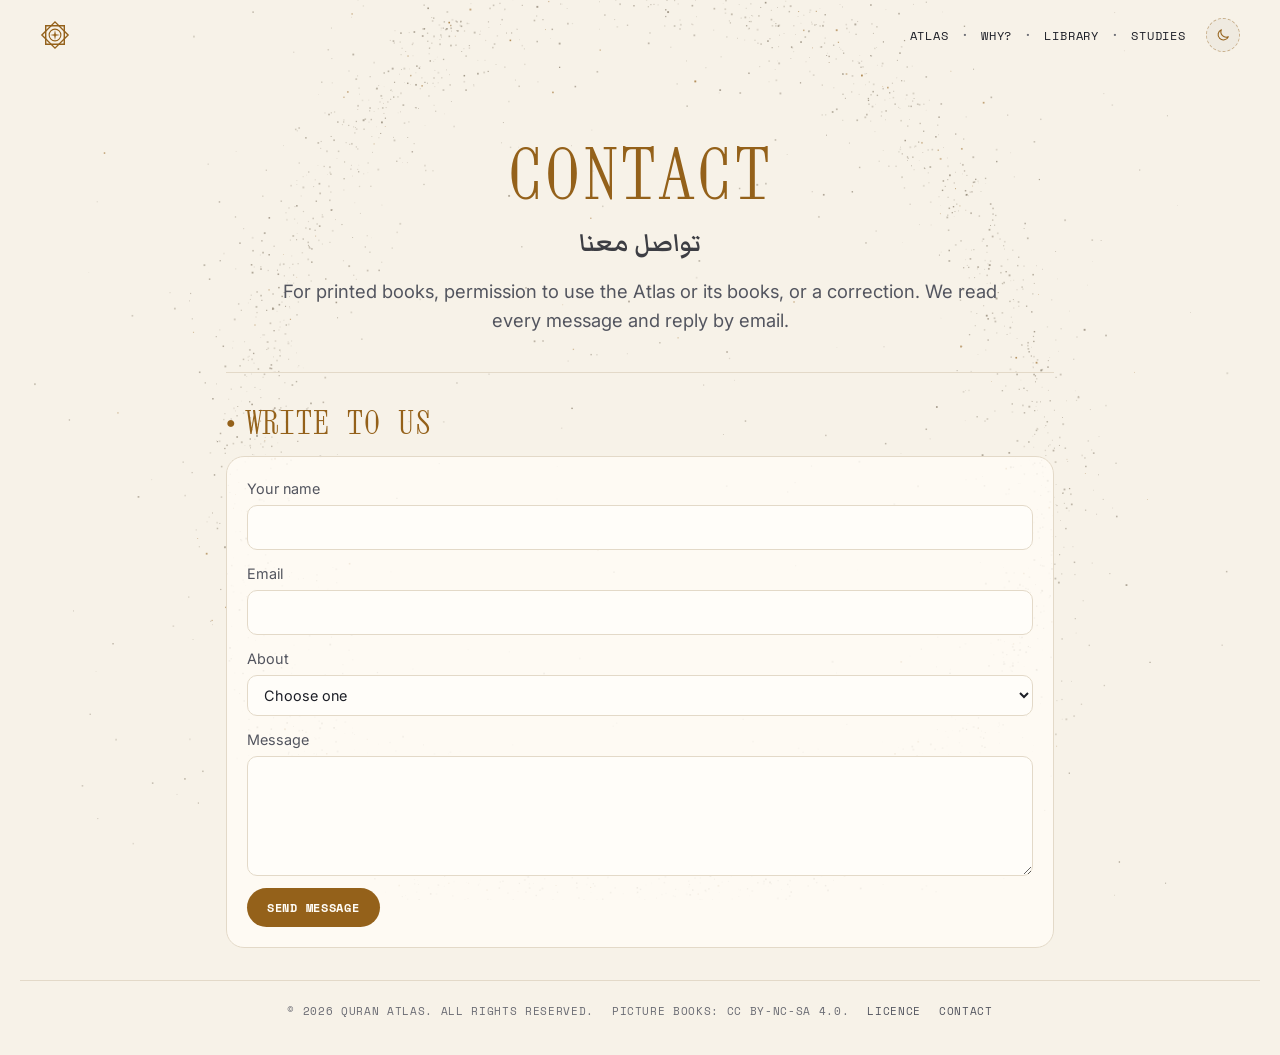
<file: support/index.html>
<!doctype html>
<html lang="en">
<head>
<meta charset="utf-8">
<title>Contact · Quran Atlas</title>
<meta name="robots" content="noindex">
<meta http-equiv="refresh" content="0; url=../contact/">
<script>location.replace('../contact/' + location.search);</script>
</head>
<body><p>This page has moved to <a href="../contact/">Contact</a>.</p></body>
</html>
</file>
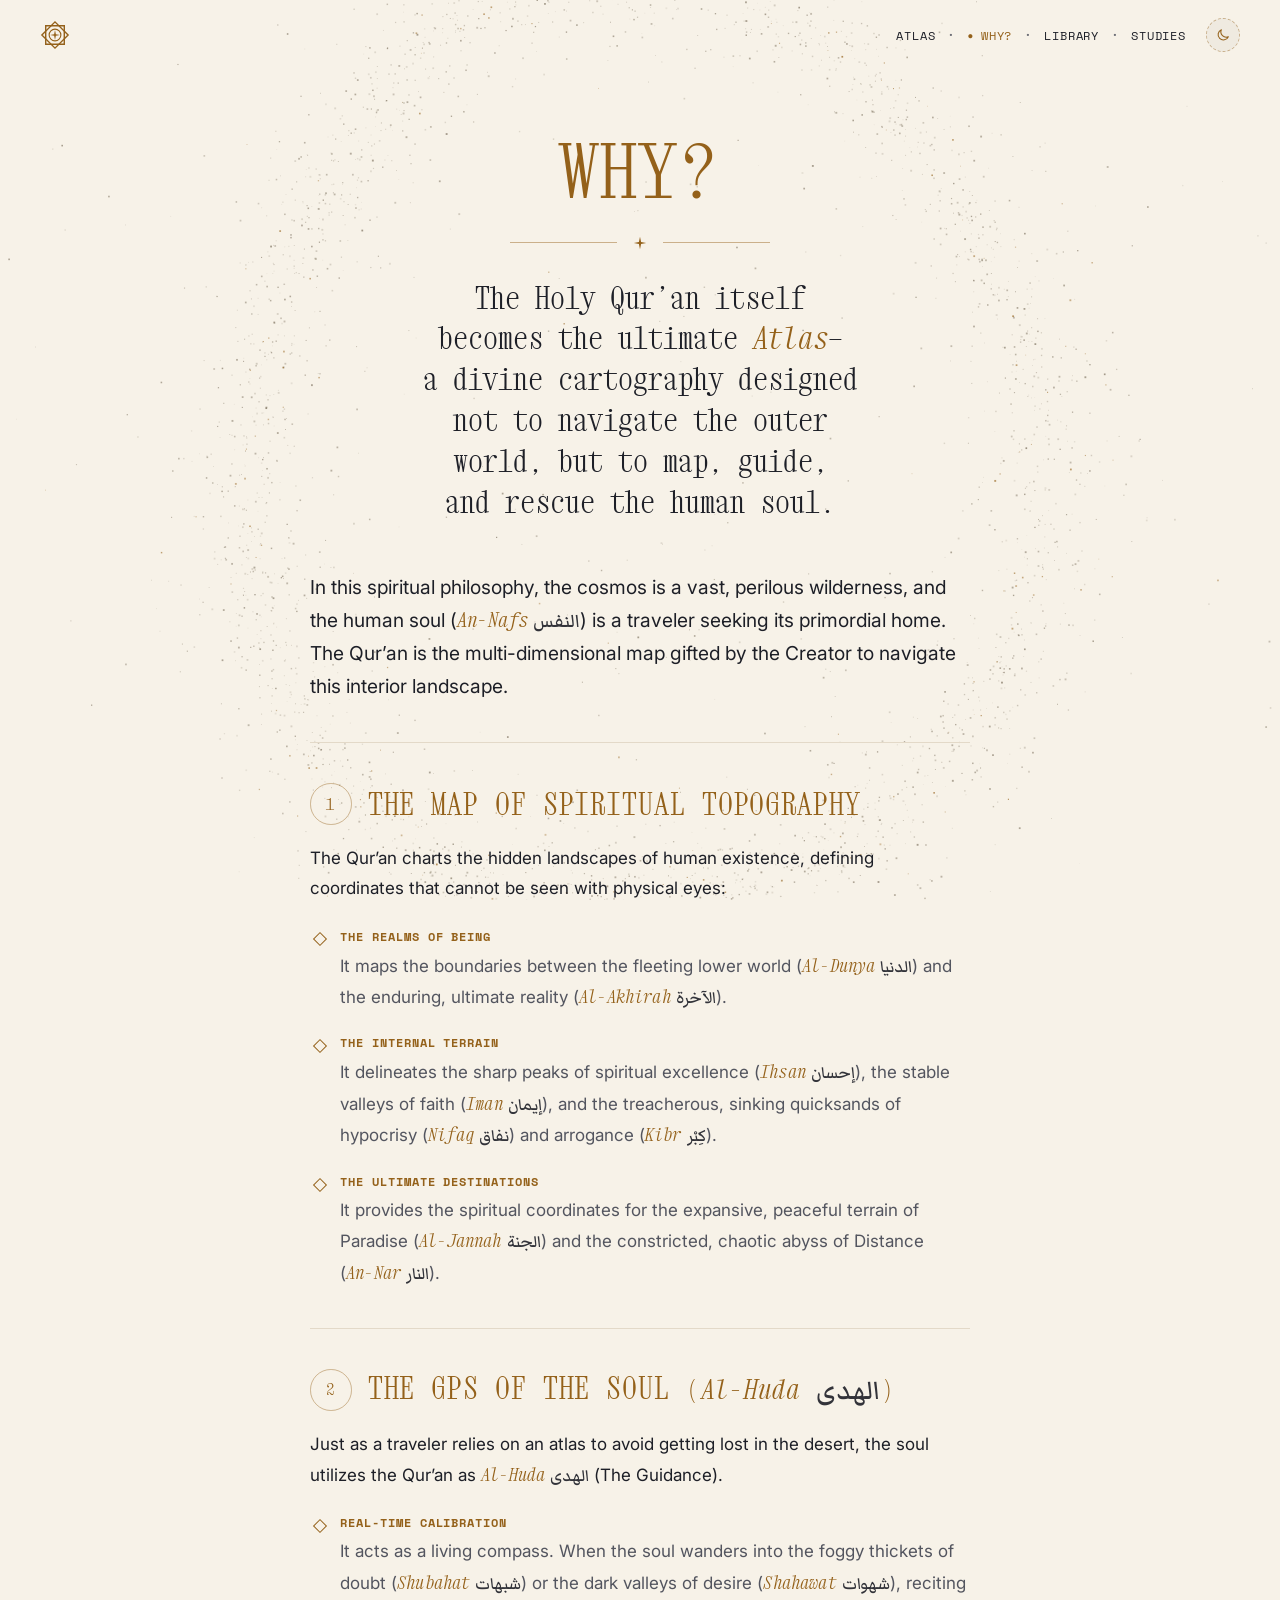
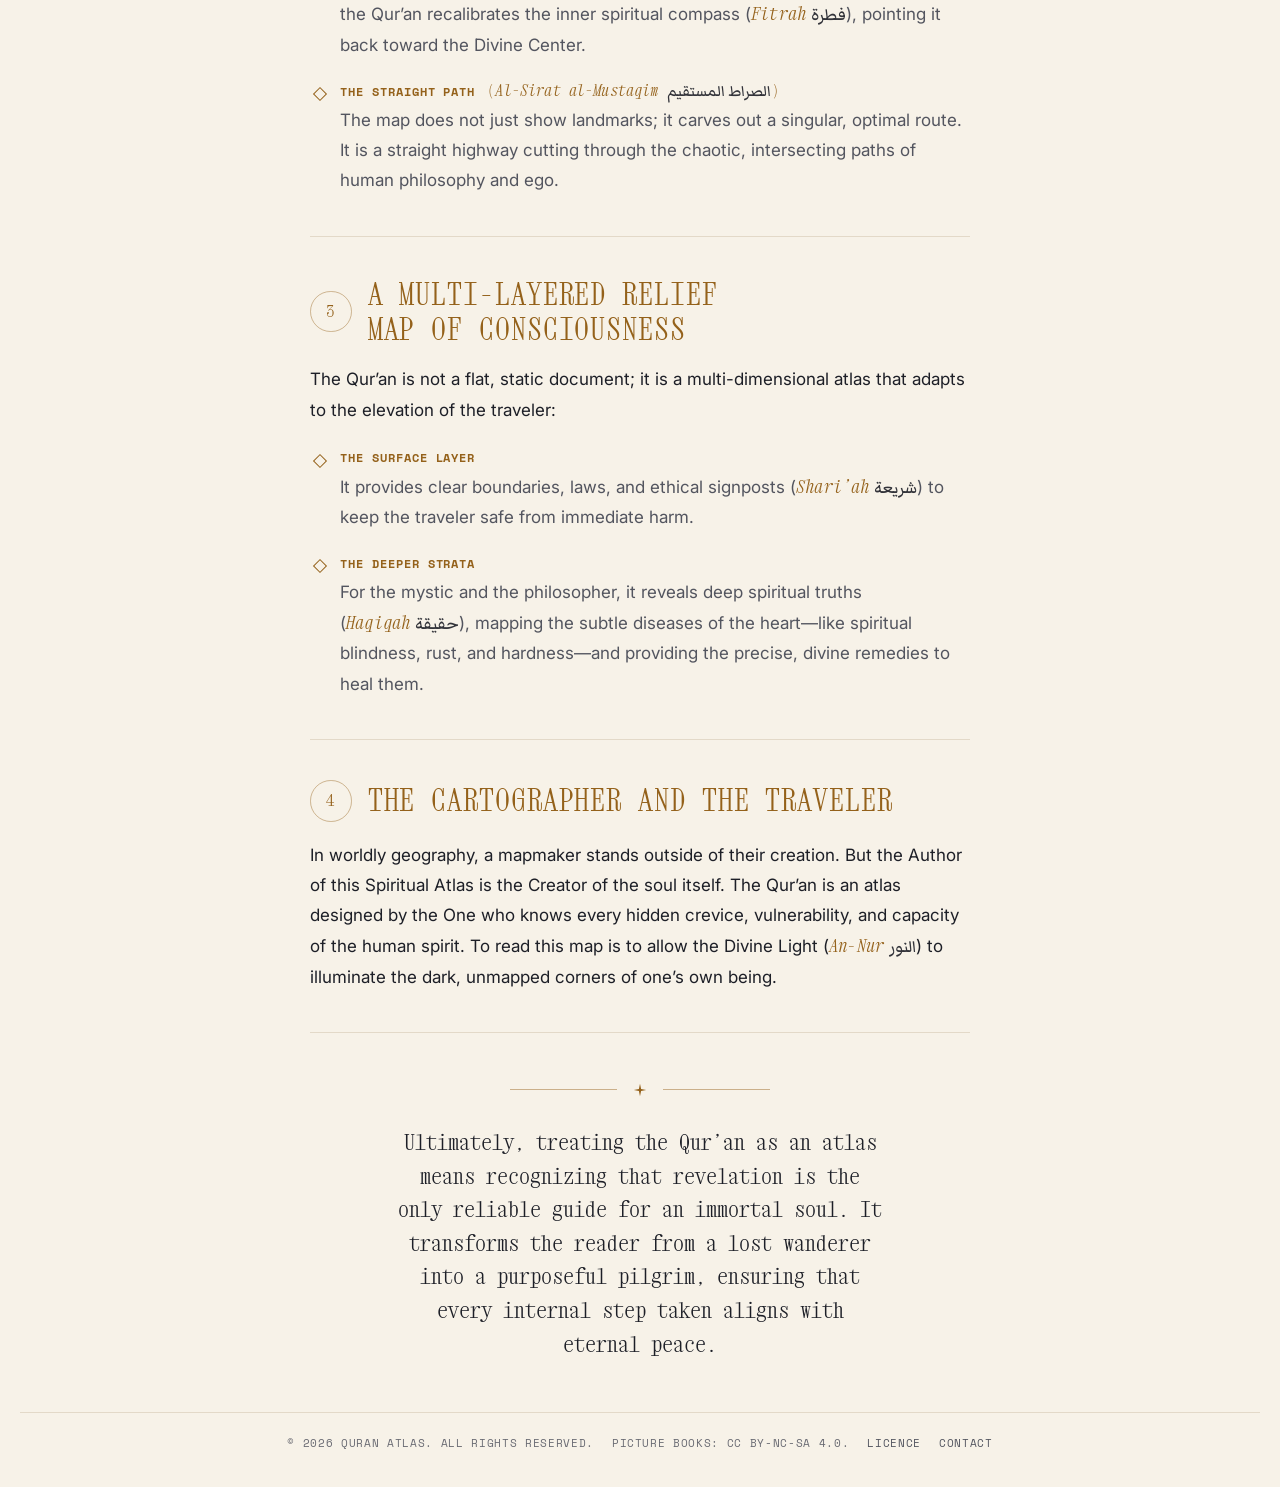
<file: why/index.html>
<!doctype html>
<html lang="en">
<head>
<meta charset="utf-8">
<meta name="viewport" content="width=device-width,initial-scale=1,viewport-fit=cover">
<script>try{var t=localStorage.getItem('qa:theme');if(t==='light'||t==='dark')document.documentElement.dataset.theme=t}catch(e){}</script>
<meta name="theme-color" content="#f7f2e8" media="(prefers-color-scheme: light)">
<meta name="theme-color" content="#12141b" media="(prefers-color-scheme: dark)">
<link rel="icon" href="/favicon.ico" sizes="32x32">
<link rel="icon" href="/assets/icons/favicon.svg" type="image/svg+xml">
<link rel="apple-touch-icon" href="/assets/icons/apple-touch-icon.png">
<link rel="manifest" href="/site.webmanifest">
<style>
body{margin:0}img{max-width:100%}
</style>
<title>Why? · Quran Atlas</title>
<meta name="description" content="The Holy Qur’an as the ultimate Atlas: a divine cartography designed not to navigate the outer world, but to map, guide, and rescue the human soul.">
<link rel="canonical" href="https://thequranatlas.com/why/">
<link rel="preconnect" href="https://fonts.googleapis.com">
<link rel="preconnect" href="https://fonts.gstatic.com" crossorigin>
<link rel="stylesheet" href="https://fonts.googleapis.com/css2?family=Xanh+Mono:ital@0;1&family=Space+Mono:wght@400;700&family=Inter:wght@400;500;600&family=Markazi+Text:wght@400;500;600;700&display=swap">
<link rel="stylesheet" href="https://api.fontshare.com/v2/css?f[]=general-sans@400,500,600&display=swap">
<style>
:root {
  --paper: var(--qa-bg); --ink: var(--qa-ink); --ink-2: var(--qa-ink2); --ink-3: var(--qa-ink3); --rule: var(--qa-line); --accent: var(--qa-accent);
  --f-display: "Xanh Mono", "Markazi Text", ui-monospace, monospace;
  --f-mono: "Space Mono", ui-monospace, Menlo, monospace;
  --f-ui: "General Sans", "Inter", system-ui, -apple-system, "Segoe UI", sans-serif;
}
* { box-sizing: border-box; }
html { -webkit-text-size-adjust: 100%; }
body { background: transparent; color: var(--ink); font-family: var(--f-ui); font-size: 1rem; line-height: 1.6; }
a { color: var(--accent); text-underline-offset: 2px; }
:focus-visible { outline: 2px solid var(--accent); outline-offset: 2px; }
p { margin: 0; }
.wrap { max-width: 860px; margin: 0 auto; padding: 0 max(16px, env(safe-area-inset-left, 0px)); }

/* the opening: the title and the essay's first sentence, set like a frontispiece */
.hero { display: grid; justify-items: center; gap: 26px; text-align: center; padding-block: 64px 48px; }
.hero h1 { margin: 0; font-family: var(--f-display); font-weight: 400; text-transform: uppercase; letter-spacing: .04em; line-height: 1; color: var(--accent); font-size: clamp(2.6rem, 8vw, 4.6rem); }
.thesis { font-family: var(--f-display); font-size: clamp(1.3rem, 3.4vw, 1.85rem); line-height: 1.38; color: var(--ink); max-width: 32ch; text-wrap: balance; }
.thesis em { font-style: italic; color: var(--accent); }
.rule { display: flex; align-items: center; gap: 14px; width: min(260px, 70%); color: var(--accent); }
.rule::before, .rule::after { content: ""; flex: 1; height: 1px; background: currentColor; opacity: .45; }
.rule svg { width: 18px; height: 18px; flex: none; }

/* the essay column */
.essay { max-width: 66ch; margin: 0 auto; display: grid; padding-bottom: 24px; }
.essay p { font-size: 1.0625rem; line-height: 1.78; }
.essay .intro { font-size: 1.2rem; line-height: 1.7; color: var(--ink); padding-bottom: 40px; }
.t { font-family: var(--f-display); font-style: italic; color: var(--accent); font-size: 1.04em; letter-spacing: .01em; white-space: nowrap; }

.ar { font-family: "Markazi Text", "Noto Naskh Arabic", "Geeza Pro", serif; font-style: normal; font-weight: 500; font-size: 1.22em; line-height: 1; letter-spacing: 0; color: var(--ink); opacity: .9; }
.part { border-top: 1px solid var(--rule); padding-block: 40px; display: grid; gap: 18px; }
.part h2 { margin: 0; display: flex; align-items: center; gap: 16px; font-family: var(--f-display); font-weight: 400; text-transform: uppercase; letter-spacing: .03em; line-height: 1.15; color: var(--accent); font-size: clamp(1.45rem, 3.6vw, 1.9rem); text-wrap: balance; }
.part h2 .n { flex: none; width: 2.6rem; height: 2.6rem; border-radius: 50%; border: 1px solid var(--qa-accent-line); display: grid; place-items: center; font-size: 1.05rem; letter-spacing: 0; }
.part h2 .pair { font-size: .9em; text-transform: none; }
.pair .t { font-size: 1em; }
.part > p { color: var(--ink); }

.points { list-style: none; margin: 6px 0 0; padding: 0; display: grid; gap: 22px; }
.points li { position: relative; padding-inline-start: 30px; display: grid; gap: 4px; }
.points li::before { content: ""; position: absolute; inset-inline-start: 5px; top: .42em; width: 8px; height: 8px; border: 1.5px solid var(--accent); transform: rotate(45deg); }
.points b { font-family: var(--f-mono); font-weight: 700; font-size: .75rem; letter-spacing: .08em; text-transform: uppercase; color: var(--accent); line-height: 1.5; }
.points p { color: var(--ink-2); }
.points b .pair { font-family: var(--f-display); font-weight: 400; text-transform: none; letter-spacing: .01em; font-size: 1.3em; line-height: 1; margin-inline-start: 4px; }

/* the close: the essay's last word, answering the opening */
.coda { border-top: 1px solid var(--rule); padding-block: 48px 28px; display: grid; justify-items: center; gap: 26px; text-align: center; }
.essay .coda p { font-family: var(--f-display); font-size: clamp(1.15rem, 2.8vw, 1.4rem); line-height: 1.5; color: var(--ink); max-width: 44ch; text-wrap: pretty; }

@media (max-width: 560px) {
  .hero { padding-block: 44px 36px; }
  .part { padding-block: 32px; }
  .part h2 { gap: 12px; }
  .part h2 .n { width: 2.2rem; height: 2.2rem; font-size: .95rem; }
  .points li { padding-inline-start: 24px; }
  .points li::before { inset-inline-start: 2px; }
}
</style>
<link rel="stylesheet" href="../assets/site.css">
<script src="../assets/site.js" defer></script>
</head>
<body>
<nav class="qa-nav" aria-label="Site"><div class="qa-nav-in"><a class="qa-brand" href="../" aria-label="Quran Atlas, home"><svg class="qa-mark" viewBox="0 0 64 64" fill="none" stroke="currentColor" aria-hidden="true"><path d="M32.00 4.00L60.00 32.00L32.00 60.00L4.00 32.00Z" stroke-width="3.0"/><path d="M51.80 12.20L51.80 51.80L12.20 51.80L12.20 12.20Z" stroke-width="3.0"/><circle cx="32" cy="32" r="12.5" stroke-width="2.4"/><path d="M32.00 21.50L33.84 30.16L42.50 32.00L33.84 33.84L32.00 42.50L30.16 33.84L21.50 32.00L30.16 30.16Z" fill="currentColor" stroke="none"/></svg></a><ul class="qa-links"><li><a href="../" data-ar="الأطلس">Atlas</a></li><li><a href="../why/" data-ar="لماذا؟" aria-current="page">Why?</a></li><li><a href="../library/" data-ar="المكتبة">Library</a></li><li><a href="../studies/" data-ar="الدراسات">Studies</a></li></ul><button class="qa-theme" type="button" aria-label="Switch to night mode"><svg class="i-moon" viewBox="0 0 24 24" fill="none" stroke="currentColor" stroke-width="1.6" stroke-linecap="round" stroke-linejoin="round" aria-hidden="true"><path d="M20 14.5A8 8 0 0 1 9.5 4a8 8 0 1 0 10.5 10.5Z"/></svg><svg class="i-sun" viewBox="0 0 24 24" fill="none" stroke="currentColor" stroke-width="1.6" stroke-linecap="round" aria-hidden="true"><circle cx="12" cy="12" r="4.2"/><path d="M12 2.5v2.2M12 19.3v2.2M2.5 12h2.2M19.3 12h2.2M5.3 5.3l1.6 1.6M17.1 17.1l1.6 1.6M5.3 18.7l1.6-1.6M17.1 6.9l1.6-1.6"/></svg></button></div></nav>

<div class="wrap">
  <header class="hero">
    <h1>Why?</h1>
    <div class="rule" aria-hidden="true"><svg viewBox="0 0 64 64"><path d="M32.00 10.00L35.85 28.15L54.00 32.00L35.85 35.85L32.00 54.00L28.15 35.85L10.00 32.00L28.15 28.15Z" fill="currentColor"/></svg></div>
    <p class="thesis">The Holy Qur’an itself becomes the ultimate <em>Atlas</em>—a divine cartography designed not to navigate the outer world, but to map, guide, and rescue the human soul.</p>
  </header>

  <article class="essay">
    <p class="intro">In this spiritual philosophy, the cosmos is a vast, perilous wilderness, and the human soul (<i class="t">An-Nafs</i>&nbsp;<span class="ar" lang="ar" dir="rtl">النفس</span>) is a traveler seeking its primordial home. The Qur’an is the multi-dimensional map gifted by the Creator to navigate this interior landscape.</p>

    <section class="part" aria-labelledby="p1">
      <h2 id="p1"><span class="n">1</span><span>The Map of Spiritual Topography</span></h2>
      <p>The Qur’an charts the hidden landscapes of human existence, defining coordinates that cannot be seen with physical eyes:</p>
      <ul class="points">
        <li><b>The Realms of Being</b><p>It maps the boundaries between the fleeting lower world (<i class="t">Al-Dunya</i>&nbsp;<span class="ar" lang="ar" dir="rtl">الدنيا</span>) and the enduring, ultimate reality (<i class="t">Al-Akhirah</i>&nbsp;<span class="ar" lang="ar" dir="rtl">الآخرة</span>).</p></li>
        <li><b>The Internal Terrain</b><p>It delineates the sharp peaks of spiritual excellence (<i class="t">Ihsan</i>&nbsp;<span class="ar" lang="ar" dir="rtl">إحسان</span>), the stable valleys of faith (<i class="t">Iman</i>&nbsp;<span class="ar" lang="ar" dir="rtl">إيمان</span>), and the treacherous, sinking quicksands of hypocrisy (<i class="t">Nifaq</i>&nbsp;<span class="ar" lang="ar" dir="rtl">نفاق</span>) and arrogance (<i class="t">Kibr</i>&nbsp;<span class="ar" lang="ar" dir="rtl">كِبْر</span>).</p></li>
        <li><b>The Ultimate Destinations</b><p>It provides the spiritual coordinates for the expansive, peaceful terrain of Paradise (<i class="t">Al-Jannah</i>&nbsp;<span class="ar" lang="ar" dir="rtl">الجنة</span>) and the constricted, chaotic abyss of Distance (<i class="t">An-Nar</i>&nbsp;<span class="ar" lang="ar" dir="rtl">النار</span>).</p></li>
      </ul>
    </section>

    <section class="part" aria-labelledby="p2">
      <h2 id="p2"><span class="n">2</span><span>The GPS of the Soul <span class="pair">(<i class="t">Al-Huda</i>&nbsp;<span class="ar" lang="ar" dir="rtl">الهدى</span>)</span></span></h2>
      <p>Just as a traveler relies on an atlas to avoid getting lost in the desert, the soul utilizes the Qur’an as <i class="t">Al-Huda</i>&nbsp;<span class="ar" lang="ar" dir="rtl">الهدى</span> (The Guidance).</p>
      <ul class="points">
        <li><b>Real-Time Calibration</b><p>It acts as a living compass. When the soul wanders into the foggy thickets of doubt (<i class="t">Shubahat</i>&nbsp;<span class="ar" lang="ar" dir="rtl">شبهات</span>) or the dark valleys of desire (<i class="t">Shahawat</i>&nbsp;<span class="ar" lang="ar" dir="rtl">شهوات</span>), reciting the Qur’an recalibrates the inner spiritual compass (<i class="t">Fitrah</i>&nbsp;<span class="ar" lang="ar" dir="rtl">فطرة</span>), pointing it back toward the Divine Center.</p></li>
        <li><b>The Straight Path <span class="pair">(<i class="t">Al-Sirat al-Mustaqim</i>&nbsp;<span class="ar" lang="ar" dir="rtl">الصراط المستقيم</span>)</span></b><p>The map does not just show landmarks; it carves out a singular, optimal route. It is a straight highway cutting through the chaotic, intersecting paths of human philosophy and ego.</p></li>
      </ul>
    </section>

    <section class="part" aria-labelledby="p3">
      <h2 id="p3"><span class="n">3</span><span>A Multi-Layered Relief Map of Consciousness</span></h2>
      <p>The Qur’an is not a flat, static document; it is a multi-dimensional atlas that adapts to the elevation of the traveler:</p>
      <ul class="points">
        <li><b>The Surface Layer</b><p>It provides clear boundaries, laws, and ethical signposts (<i class="t">Shari’ah</i>&nbsp;<span class="ar" lang="ar" dir="rtl">شريعة</span>) to keep the traveler safe from immediate harm.</p></li>
        <li><b>The Deeper Strata</b><p>For the mystic and the philosopher, it reveals deep spiritual truths (<i class="t">Haqiqah</i>&nbsp;<span class="ar" lang="ar" dir="rtl">حقيقة</span>), mapping the subtle diseases of the heart—like spiritual blindness, rust, and hardness—and providing the precise, divine remedies to heal them.</p></li>
      </ul>
    </section>

    <section class="part" aria-labelledby="p4">
      <h2 id="p4"><span class="n">4</span><span>The Cartographer and the Traveler</span></h2>
      <p>In worldly geography, a mapmaker stands outside of their creation. But the Author of this Spiritual Atlas is the Creator of the soul itself. The Qur’an is an atlas designed by the One who knows every hidden crevice, vulnerability, and capacity of the human spirit. To read this map is to allow the Divine Light (<i class="t">An-Nur</i>&nbsp;<span class="ar" lang="ar" dir="rtl">النور</span>) to illuminate the dark, unmapped corners of one’s own being.</p>
    </section>

    <div class="coda">
      <div class="rule" aria-hidden="true"><svg viewBox="0 0 64 64"><path d="M32.00 10.00L35.85 28.15L54.00 32.00L35.85 35.85L32.00 54.00L28.15 35.85L10.00 32.00L28.15 28.15Z" fill="currentColor"/></svg></div>
      <p>Ultimately, treating the Qur’an as an atlas means recognizing that revelation is the only reliable guide for an immortal soul. It transforms the reader from a lost wanderer into a purposeful pilgrim, ensuring that every internal step taken aligns with eternal peace.</p>
    </div>
  </article>
</div>
<footer class="qa-legal"><span>© 2026 Quran Atlas. All rights reserved.</span><span>Picture books: CC BY-NC-SA 4.0.</span><a href="../licence/">Licence</a><a href="../contact/">Contact</a></footer>
</body>
</html>
</file>
<file: assets/site.css>
/* Quran Atlas: the shared look for every page.
   Night: blue-black paper with a soft luminous gold. Day: warm paper with deep amber.
   A typewriter serif for display, monospace capitals for labels, a slow particle ring
   behind the page. Every colour on the site comes from the --qa-* tokens below, so the
   palette can be changed here in one place. Pages map their own token names onto these. */

/* ---------- day (default) ---------- */
:root {
  color-scheme: light;
  --qa-bg: #f7f2e8; --qa-surface: #fffcf6; --qa-raised: #f1e9da; --qa-field: #fffdf9;
  --qa-ink: #1d1f27; --qa-ink2: #53555f; --qa-ink3: #6a6b73; --qa-line: #e3d9c8;
  --qa-accent: #94611a; --qa-accent-hi: #7a4f12; --qa-on-accent: #fffcf6; --qa-accent-2: #2f4c9e;
  --qa-accent-tint: rgba(148, 97, 26, .08); --qa-accent-line: rgba(148, 97, 26, .42); --qa-accent-line-hi: rgba(148, 97, 26, .7);
  --qa-glow: rgba(148, 97, 26, .22); --qa-chip: rgba(29, 31, 39, .05); --qa-chip-soft: rgba(29, 31, 39, .035);
  --qa-glass: rgba(247, 242, 232, .86); --qa-card: rgba(255, 252, 246, .82); --qa-sheet: #fffcf6;
  --qa-tile-off: #ebe2d2; --qa-mec: #d8d0c1; --qa-med: #94611a;
  --qa-danger: #b23a2e;
  --qa-seq-0: #f3e7cf; --qa-seq-1: #e9d4a9; --qa-seq-2: #dcbd85; --qa-seq-3: #cda563; --qa-seq-4: #bb8c45; --qa-seq-5: #a4732e; --qa-seq-6: #87591b; --qa-seq-7: #683f0c;
  --qa-c1: #2a6fd0; --qa-c2: #d9622b; --qa-c3: #178f66; --qa-c4: #c48a00; --qa-c5: #c95b8c; --qa-c6: #4d8a1f; --qa-c7: #6250d6; --qa-c8: #cf3f3e;
  --qa-scrim: rgba(29, 31, 39, .38); --qa-lift: 0 -10px 40px rgba(29, 31, 39, .16);
  --qa-particle: 74, 60, 38; --qa-particle-alpha: .55; --qa-particle-accent: 148, 97, 26;
  /* the plates in Studies keep one look in both modes */
  --qa-plate: #1a1d26; --qa-plate-2: #222632; --qa-plate-edge: #313645; --qa-plate-ink: #ece7dc; --qa-plate-ink-2: #b5b1a7; --qa-plate-ink-3: #8d8a83;
  --qa-gilt: #e9c47f; --qa-gilt-2: #b48d4c; --qa-gilt-3: #5f4a28;
  --qa-band: #12141b; --qa-band-ink: #ece7dc; --qa-band-muted: #b5b1a7; --qa-band-accent: #e9c47f;
  --qa-mono: "Space Mono", ui-monospace, "SFMono-Regular", Menlo, monospace;
  --qa-type: "Xanh Mono", "Space Mono", ui-monospace, monospace;
  --qa-sans: "General Sans", "Inter", system-ui, -apple-system, "Segoe UI", sans-serif;
}

/* ---------- night ---------- */
@media (prefers-color-scheme: dark) {
  :root:not([data-theme="light"]) {
    color-scheme: dark;
    --qa-bg: #12141b; --qa-surface: #1a1d26; --qa-raised: #212531; --qa-field: #1d212b;
    --qa-ink: #ece7dc; --qa-ink2: #b5b1a7; --qa-ink3: #8d8a83; --qa-line: #2a2e3a;
    --qa-accent: #e9c47f; --qa-accent-hi: #f4d9a3; --qa-on-accent: #12141b; --qa-accent-2: #93acf5;
    --qa-accent-tint: rgba(233, 196, 127, .08); --qa-accent-line: rgba(233, 196, 127, .38); --qa-accent-line-hi: rgba(233, 196, 127, .65);
    --qa-glow: rgba(233, 196, 127, .42); --qa-chip: rgba(236, 231, 220, .06); --qa-chip-soft: rgba(236, 231, 220, .04);
    --qa-glass: rgba(18, 20, 27, .84); --qa-card: rgba(26, 29, 38, .8); --qa-sheet: #1a1d26;
    --qa-tile-off: #232733; --qa-mec: #363b4a; --qa-med: #e9c47f;
    --qa-danger: #f08a7e;
    --qa-seq-0: #2a2619; --qa-seq-1: #3b3320; --qa-seq-2: #52452a; --qa-seq-3: #6b5833; --qa-seq-4: #876e3f; --qa-seq-5: #a6874f; --qa-seq-6: #c8a565; --qa-seq-7: #ecca86;
    --qa-c1: #6e9ffb; --qa-c2: #f08a5d; --qa-c3: #4fd19a; --qa-c4: #f0c24f; --qa-c5: #f08fbd; --qa-c6: #93d66b; --qa-c7: #ad9bff; --qa-c8: #f07272;
    --qa-scrim: rgba(0, 0, 0, .6); --qa-lift: 0 -10px 40px rgba(0, 0, 0, .55);
    --qa-particle: 236, 231, 220; --qa-particle-alpha: 1; --qa-particle-accent: 233, 196, 127;
    --qa-band: transparent;
  }
}
:root[data-theme="dark"] {
  color-scheme: dark;
  --qa-bg: #12141b; --qa-surface: #1a1d26; --qa-raised: #212531; --qa-field: #1d212b;
  --qa-ink: #ece7dc; --qa-ink2: #b5b1a7; --qa-ink3: #8d8a83; --qa-line: #2a2e3a;
  --qa-accent: #e9c47f; --qa-accent-hi: #f4d9a3; --qa-on-accent: #12141b; --qa-accent-2: #93acf5;
  --qa-accent-tint: rgba(233, 196, 127, .08); --qa-accent-line: rgba(233, 196, 127, .38); --qa-accent-line-hi: rgba(233, 196, 127, .65);
  --qa-glow: rgba(233, 196, 127, .42); --qa-chip: rgba(236, 231, 220, .06); --qa-chip-soft: rgba(236, 231, 220, .04);
  --qa-glass: rgba(18, 20, 27, .84); --qa-card: rgba(26, 29, 38, .8); --qa-sheet: #1a1d26;
  --qa-tile-off: #232733; --qa-mec: #363b4a; --qa-med: #e9c47f;
  --qa-danger: #f08a7e;
  --qa-seq-0: #2a2619; --qa-seq-1: #3b3320; --qa-seq-2: #52452a; --qa-seq-3: #6b5833; --qa-seq-4: #876e3f; --qa-seq-5: #a6874f; --qa-seq-6: #c8a565; --qa-seq-7: #ecca86;
  --qa-c1: #6e9ffb; --qa-c2: #f08a5d; --qa-c3: #4fd19a; --qa-c4: #f0c24f; --qa-c5: #f08fbd; --qa-c6: #93d66b; --qa-c7: #ad9bff; --qa-c8: #f07272;
  --qa-scrim: rgba(0, 0, 0, .6); --qa-lift: 0 -10px 40px rgba(0, 0, 0, .55);
  --qa-particle: 236, 231, 220; --qa-particle-alpha: 1; --qa-particle-accent: 233, 196, 127;
  --qa-band: transparent;
}

html { background: var(--qa-bg); }
html body { background: transparent; }
#qa-field { position: fixed; inset: 0; width: 100%; height: 100%; z-index: -1; pointer-events: none; display: block; }
::selection { background: var(--qa-accent); color: var(--qa-on-accent); }

/* ---------- site nav ---------- */
.qa-nav { background: transparent; color: var(--qa-ink); font-family: var(--qa-mono); position: relative; z-index: 11; }
.qa-nav.inset { margin-inline: calc(-1 * max(16px, env(safe-area-inset-left, 0px))); }
.qa-nav-in { max-width: 1240px; margin: 0 auto; display: flex; align-items: center; gap: 10px 18px; flex-wrap: wrap; padding: 18px max(20px, env(safe-area-inset-left, 0px)); }
.qa-brand { display: flex; align-items: center; gap: 11px; color: var(--qa-ink); text-decoration: none; margin-inline-end: auto; line-height: 1; }
.qa-brand .qa-mark { width: 30px; height: 30px; color: var(--qa-accent); flex: none; transition: transform .6s cubic-bezier(.2, .7, .2, 1); }
.qa-brand:hover .qa-mark { transform: rotate(45deg); }
.qa-links { display: flex; gap: 0; flex-wrap: wrap; margin: 0; padding: 0; list-style: none; align-items: center; }
.qa-links li + li::before { content: "·"; color: var(--qa-ink3); padding-inline: 9px; }
.qa-links a { color: var(--qa-ink); text-decoration: none; font-size: .75rem; letter-spacing: .07em; text-transform: uppercase; padding: 6px 2px; white-space: nowrap; transition: color .15s; }
.qa-links a:hover { color: var(--qa-accent); }
.qa-links a[aria-current="page"] { color: var(--qa-accent); }
.qa-links a[aria-current="page"]::before { content: "● "; font-size: .6rem; vertical-align: 1px; }
.qa-theme { display: inline-grid; place-items: center; width: 34px; height: 34px; border-radius: 50%; border: 1px dashed var(--qa-accent-line); background: var(--qa-chip-soft); color: var(--qa-accent); cursor: pointer; padding: 0; transition: background .15s, border-color .15s; }
.qa-theme:hover { background: var(--qa-accent-tint); border-color: var(--qa-accent); }
.qa-theme svg { width: 16px; height: 16px; }
.qa-theme .i-sun { display: none; }
:root[data-theme="dark"] .qa-theme .i-sun { display: block; }
:root[data-theme="dark"] .qa-theme .i-moon { display: none; }
@media (prefers-color-scheme: dark) { :root:not([data-theme="light"]) .qa-theme .i-sun { display: block; } :root:not([data-theme="light"]) .qa-theme .i-moon { display: none; } }
.qa-links a:focus-visible, .qa-brand:focus-visible, .qa-theme:focus-visible { outline: 1px dashed var(--qa-accent); outline-offset: 4px; }
html[lang="ar"] :is(.qa-links a, .qa-pill, .qa-label) { font-family: var(--qa-sans), "Markazi Text", sans-serif; letter-spacing: 0; text-transform: none; font-size: .9rem; }
@media (max-width: 600px) {
  .qa-nav-in { padding-block: 14px 10px; }
  .qa-brand { order: 0; }
  .qa-theme { order: 1; width: 32px; height: 32px; }
  .qa-links { order: 2; width: 100%; justify-content: center; }
  .qa-links li + li::before { padding-inline: 6px; }
}

/* ---------- shared bits ---------- */
.qa-pill { display: inline-flex; align-items: center; gap: 10px; font-family: var(--qa-mono); font-size: .75rem; font-weight: 700; letter-spacing: .06em; text-transform: uppercase; color: var(--qa-accent); text-decoration: none; background: var(--qa-chip-soft); border: 1px dashed var(--qa-accent-line); border-radius: 999px; padding: 9px 16px; cursor: pointer; transition: background .15s, border-color .15s; }
.qa-pill:hover { background: var(--qa-accent-tint); border-color: var(--qa-accent); }
.qa-pill::before { content: ""; width: 7px; height: 7px; border-radius: 50%; background: currentColor; box-shadow: 0 0 10px currentColor; flex: none; }
.qa-label { font-family: var(--qa-mono); font-size: .6875rem; letter-spacing: .08em; text-transform: uppercase; color: var(--qa-ink2); }
.qa-label::before { content: "● "; color: var(--qa-accent); font-size: .55rem; vertical-align: 1px; }
.qa-dial { transform-box: view-box; transform-origin: 50% 50%; animation: qa-turn 240s linear infinite; }
@keyframes qa-turn { to { transform: rotate(360deg); } }
@media (prefers-reduced-motion: reduce) { .qa-pill, .qa-theme, .qa-brand .qa-mark { transition: none; } .qa-dial { animation: none; } }

/* ---------- copyright line at the foot of every page ---------- */
.qa-legal { max-width: 1240px; margin: 0 auto; display: flex; flex-wrap: wrap; gap: 6px 18px; justify-content: center; padding: 22px max(20px, env(safe-area-inset-left, 0px)) 34px; border-top: 1px solid var(--qa-line); font-family: var(--qa-mono); font-size: .6875rem; letter-spacing: .06em; text-transform: uppercase; color: var(--qa-ink3); }
.qa-legal a { color: var(--qa-ink2); text-decoration: none; }
.qa-legal a:hover { color: var(--qa-accent); }
</file>
